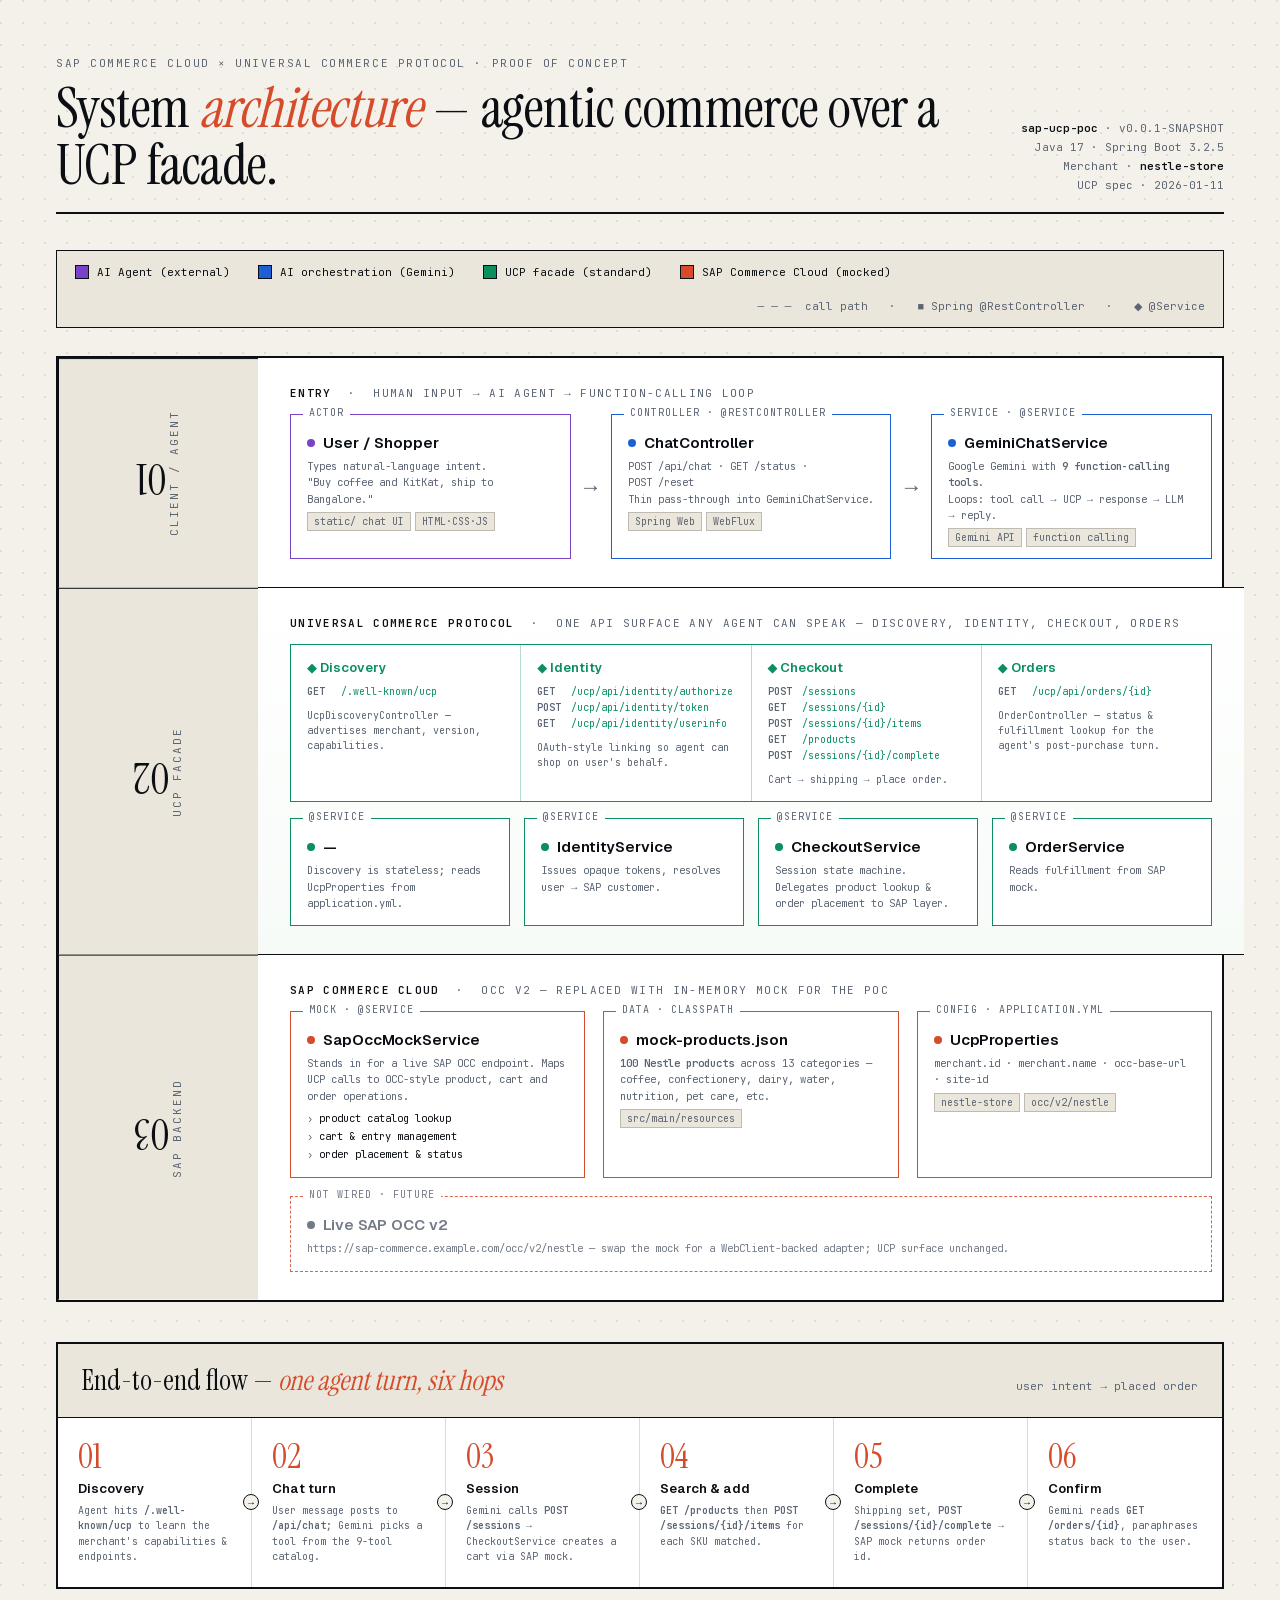
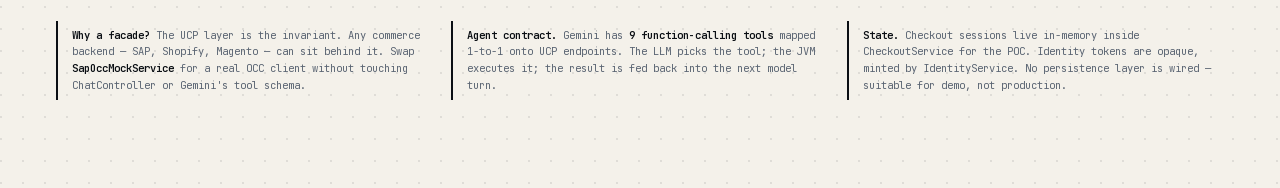
<file: SAP UCP Architecture.html>
<!DOCTYPE html>
<html>
<head>
  <meta charset="utf-8">
  <title>SAP UCP POC — Architecture</title>
  <style>
    * { margin: 0; padding: 0; box-sizing: border-box; }
    body { background: #f4f1ea; display: flex; align-items: center; justify-content: center; min-height: 100vh; font-family: -apple-system, BlinkMacSystemFont, sans-serif; }
    #__bundler_loading { position: fixed; bottom: 20px; right: 20px; font: 13px/1.4 -apple-system, BlinkMacSystemFont, sans-serif; color: #666; background: #fff; padding: 8px 14px; border-radius: 8px; box-shadow: 0 1px 4px rgba(0,0,0,0.12); z-index: 10000; }
    #__bundler_thumbnail { position: fixed; inset: 0; width: 100%; height: 100%; display: flex; align-items: center; justify-content: center; background: #f4f1ea; z-index: 9999; }
    #__bundler_thumbnail svg { width: 100%; height: 100%; object-fit: contain; }
    #__bundler_placeholder { color: #999; font-size: 14px; }
  </style>
  <noscript>
    <style>#__bundler_loading { display: none; }</style>
    <div style="position:fixed;bottom:12px;left:12px;font:13px/1.4 -apple-system,BlinkMacSystemFont,sans-serif;color:#999;background:rgba(255,255,255,0.9);padding:6px 12px;border-radius:6px;box-shadow:0 1px 4px rgba(0,0,0,0.08);z-index:10000;">
      This page requires JavaScript to display.
    </div>
  </noscript>
</head>
<body>
  <div id="__bundler_thumbnail">
  <svg viewBox="0 0 1200 800" xmlns="http://www.w3.org/2000/svg">
    <rect width="1200" height="800" fill="#f4f1ea"></rect>
    <!-- three stacked tiers -->
    <g stroke="#0b0f14" stroke-width="6" fill="#ffffff">
      <rect x="180" y="140" width="840" height="140" rx="2"></rect>
      <rect x="180" y="310" width="840" height="180" rx="2" fill="#f2f9f5"></rect>
      <rect x="180" y="520" width="840" height="140" rx="2"></rect>
    </g>
    <!-- tier accents (left stripes) -->
    <rect x="180" y="140" width="14" height="140" fill="#7a42c7"></rect>
    <rect x="180" y="310" width="14" height="180" fill="#0b8f5e"></rect>
    <rect x="180" y="520" width="14" height="140" fill="#d64b2a"></rect>
    <!-- node dots -->
    <g fill="#0b0f14">
      <circle cx="320" cy="210" r="10"></circle><circle cx="600" cy="210" r="10"></circle><circle cx="880" cy="210" r="10"></circle>
      <circle cx="320" cy="400" r="10"></circle><circle cx="507" cy="400" r="10"></circle><circle cx="693" cy="400" r="10"></circle><circle cx="880" cy="400" r="10"></circle>
      <circle cx="320" cy="590" r="10"></circle><circle cx="600" cy="590" r="10"></circle><circle cx="880" cy="590" r="10"></circle>
    </g>
    <!-- arrows connecting tiers -->
    <g stroke="#0b0f14" stroke-width="3" stroke-dasharray="8 8" fill="none">
      <line x1="600" y1="280" x2="600" y2="310"></line>
      <line x1="600" y1="490" x2="600" y2="520"></line>
    </g>
    <!-- title strip -->
    <rect x="180" y="60" width="840" height="4" fill="#0b0f14"></rect>
  </svg>
</div>
  <div id="__bundler_loading">Unpacking...</div>

  <script>
    
document.addEventListener('DOMContentLoaded', async function() {
  const loading = document.getElementById('__bundler_loading');
  function setStatus(msg) { if (loading) loading.textContent = msg; }

  // Error sink persists across replaceWith since it's on window, not the DOM.
  window.addEventListener('error', function(e) {
    var p = document.body || document.documentElement;
    var d = document.getElementById('__bundler_err') || p.appendChild(document.createElement('div'));
    d.id = '__bundler_err';
    d.style.cssText = 'position:fixed;bottom:12px;left:12px;right:12px;font:12px/1.4 ui-monospace,monospace;background:#2a1215;color:#ff8a80;padding:10px 14px;border-radius:8px;border:1px solid #5c2b2e;z-index:99999;white-space:pre-wrap;max-height:40vh;overflow:auto';
    d.textContent = (d.textContent ? d.textContent + String.fromCharCode(10) : '') +
      '[bundle] ' + (e.message || e.type) +
      (e.filename ? ' (' + e.filename.slice(0, 60) + ':' + e.lineno + ')' : '');
  }, true);

  try {
    const manifestEl = document.querySelector('script[type="__bundler/manifest"]');
    const templateEl = document.querySelector('script[type="__bundler/template"]');
    if (!manifestEl || !templateEl) {
      setStatus('Error: missing bundle data');
      console.error('[bundler] Missing script tags — manifestEl:', !!manifestEl, 'templateEl:', !!templateEl);
      return;
    }

    const manifest = JSON.parse(manifestEl.textContent);
    let template = JSON.parse(templateEl.textContent);

    const uuids = Object.keys(manifest);
    setStatus('Unpacking ' + uuids.length + ' assets...');

    const blobUrls = {};
    await Promise.all(uuids.map(async (uuid) => {
      const entry = manifest[uuid];
      try {
        const binaryStr = atob(entry.data);
        const bytes = new Uint8Array(binaryStr.length);
        for (let i = 0; i < binaryStr.length; i++) bytes[i] = binaryStr.charCodeAt(i);

        let finalBytes = bytes;
        if (entry.compressed) {
          if (typeof DecompressionStream !== 'undefined') {
            const ds = new DecompressionStream('gzip');
            const writer = ds.writable.getWriter();
            const reader = ds.readable.getReader();
            writer.write(bytes);
            writer.close();
            const chunks = [];
            let totalLen = 0;
            while (true) {
              const { done, value } = await reader.read();
              if (done) break;
              chunks.push(value);
              totalLen += value.length;
            }
            finalBytes = new Uint8Array(totalLen);
            let offset = 0;
            for (const chunk of chunks) { finalBytes.set(chunk, offset); offset += chunk.length; }
          } else {
            console.warn('DecompressionStream not available, asset ' + uuid + ' may not render');
          }
        }

        blobUrls[uuid] = URL.createObjectURL(new Blob([finalBytes], { type: entry.mime }));
      } catch (err) {
        console.error('Failed to decode asset ' + uuid + ':', err);
        blobUrls[uuid] = URL.createObjectURL(new Blob([], { type: entry.mime }));
      }
    }));

    const extResEl = document.querySelector('script[type="__bundler/ext_resources"]');
    const extResources = extResEl ? JSON.parse(extResEl.textContent) : [];
    const resourceMap = {};
    for (const entry of extResources) {
      if (blobUrls[entry.uuid]) resourceMap[entry.id] = blobUrls[entry.uuid];
    }

    setStatus('Rendering...');
    for (const uuid of uuids) template = template.split(uuid).join(blobUrls[uuid]);

    // Strip integrity + crossorigin — blob URLs from a file:// document inherit
    // a null origin, so crossorigin forces a CORS fetch that SRI then rejects.
    // The manifest bytes are ours; SRI protects against CDN compromise, not this.
    template = template.replace(/\s+integrity="[^"]*"/gi, '').replace(/\s+crossorigin="[^"]*"/gi, '');

    const resourceScript = '<script>window.__resources = ' +
      JSON.stringify(resourceMap).split('</' + 'script>').join('<\\/' + 'script>') +
      ';</' + 'script>';
    // Inject after <head> so the DOCTYPE stays first; prepending the script
    // would push the parser into quirks mode. DOMParser always emits a <head>
    // (synthesizing one if the source HTML omitted it) but may carry
    // attributes through, so match the full opening tag. slice() rather than
    // replace() keeps us clear of $-pattern substitution in resourceScript.
    const headOpen = template.match(/<head[^>]*>/i);
    if (headOpen) {
      const i = headOpen.index + headOpen[0].length;
      template = template.slice(0, i) + resourceScript + template.slice(i);
    }

    // Parse the template and swap the root element. Scripts inserted via
    // DOMParser/replaceWith are inert per spec — re-create each with
    // createElement so they execute, awaiting onload for src scripts to
    // preserve ordering (React before ReactDOM before Babel before text/babel).
    const doc = new DOMParser().parseFromString(template, 'text/html');
    document.documentElement.replaceWith(doc.documentElement);
    const dead = Array.from(document.scripts);
    for (const old of dead) {
      const s = document.createElement('script');
      for (const a of old.attributes) s.setAttribute(a.name, a.value);
      s.textContent = old.textContent;
      // text/babel scripts with a src: fetch and inline. transformScriptTags
      // does XHR against the src, but blob:null/ from a file:// origin is
      // silently dropped. Inlining makes it a plain inline babel script,
      // which transformScriptTags handles unconditionally.
      if ((s.type === 'text/babel' || s.type === 'text/jsx') && s.src) {
        const r = await fetch(s.src);
        s.textContent = await r.text();
        s.removeAttribute('src');
      }
      const p = s.src ? new Promise(function(r) { s.onload = s.onerror = r; }) : null;
      old.replaceWith(s);
      if (p) await p;
    }
    // Babel standalone auto-transforms type=text/babel on DOMContentLoaded,
    // which fired before we swapped the document. Trigger manually if present.
    if (window.Babel && typeof window.Babel.transformScriptTags === 'function') {
      window.Babel.transformScriptTags();
    }
  } catch (err) {
    setStatus('Error unpacking: ' + err.message);
    console.error('Bundle unpack error:', err);
  }
});

  </script>

  <script type="__bundler/manifest">
{"2c7cd2a0-b359-4f58-8dbd-5114c83435f6":{"mime":"font/woff2","compressed":false,"data":"d09GMgABAAAAADlUABMAAAAAbUgAADjkAAEAAAAAAAAAAAAAAAAAAAAAAAAAAAAAGoNHG59UHCg/SFZBUoQFP01WQVI8BmA/U1RBVIE4AIJAL34RCAq8RK8gC4ISADDUagE2AiQDhBYEIAWIIgeJJRtCZDXMs86N2wF8ZyWbbHagho2D4DZgEkXpJl1B9v9/TzpkbHDdAPgtCxRthGyyGh3sEDsRiUzO7ECNzCEezhE2hkUnujBp44FMegSxWTwpZIM0R4mk+XAzKIS8yJXS/tZryqfP9bP8azv0mfIIrhL0khBdQZCl9/Le5zW67ljKk66e9vYdt0Mt/N2quMkRGvskl4d/9vffPufer5GUASQQSQhlQps1mYnsRJwmvB9oW/0bQqF1xA7ExDXBBIQZooYhtRFUFMXsrfrrXuXWVWxeJOtluFcb6XX8P97N/k8CCSGIJUEsDQTRAkGtW6pUlt1rIln2yuez7zf/4tarvutdLaVi5L65/JndTe4ys5ukQPhZET8fuqRtiuA+qZ69b78CloSOULIznX/ctI9VUvNrZ852d70eU+3OmHEm1pQzdSZ9W+1ahoQWghUp/AAREiRAEPsxt74XeWkbWphhmL9ioinM+um4ZxGD+a6YFamk4an/g9+d2Ucl9E8U2BcONChI4LmEmLYQvGO/2/ZFMWkLKe4mEOMPGU08QjMJkQL495/0/jszdxQ/+GsBV1nURSZvWVEuJSQL9v/p+eHYR/AeOA2jo6Ag0hJUQ83HyMkqBQbYI0DHhtnWxhkniufvVS3b/wBR6RIpbUAJjo4eOHPHReNcNOfpU+WiAz8gEsAnVgC1GoFBK4YNpCitQVK6hYJvCOqC0sUqJIeQq79aB0iXIG3SOm6u7FyFFKq7yuPOpYumTKEoSxNhi6n3Jy8uGOAMlqAQwhLc5uMvCNVUGNMa1/JPcSOtffBxJzDLgzA+YD4odENN+FOAcJ6M9MzyFUtq1JSaHPz7vi3flbIME+AoGMaAY7bgdv9q9/2pnUxGu6HLzeP5qOsIcIwqFMesu/011jWm1oy1bSYiwQ+hiOsZ18kCFSqfvQrYgYJrSSPip68sRCI3RKo0RLkpCA0thJ4RwoyEsGuGaOWB6DYDsWABYsUKKgQC1EIqZxwBMQEVxCgQLYAWngMSCCXfOGsm4DrkrnlYmNmGBPqCXSRRcvJcuoOex/zTv5CNtVrZbq6Cq+NWcKui7dHl0RWx5qudV5ettawtX1s5qBh4g90G8wbzB2uH4qEYZof7DZcMt2xUbey36RBagr0pNwubczcXbvZuLdiSb/[base64]/EfQXcvRD30zbcD1nkYJ5PlCBmBsrG1YF+ECRNCnhKckM0ZhUPQtC2D8+AlH9NvJDyMg7ztipNEZKqSNCh1M8gd2jplgZahn5fJpXky5VGd6mMSEee/x9H7PCFWxjEkFgkFPBxMWkg1pUT6hPu5AXRPK5RPOQv7vfm5mzN+M/esIUqKpKTpPD0J/jPd/AlvA0nHUWNxQaxgEQ/qB7ueA5DQgi+Uuyl4axPdNS/vUlge3Zu1JvJPjEA/tsV3179grg23oj4NXrVXBptTQNpERXxVnHKwCMNSB98o1AIljyUcmDLGPV+Em9XLspM/lphmV1m1rDLgZwUKTZHRRPlZhlJXoWXrUjL7M56Qfr3xIbJOSnMcmtHRCWqTJUKKXKSI03yiPqls17M5RXGaxK+MCvMfgR9OfK1DG3HMDZ88hsmSDzazd/GskXU6DYCUntDcrm4FVDFI4qhuy6bUohrkDC3iE5Iz4BWK7JG9b2LUrW86uS0X3kqymTK0p2h9+4SQB5YfshO+b/[base64]/7K0nfJKRqmtAW6PE9c0jAABUQ0lNPGx9j8QoAcDLPOOyYzsVQI+RpmTMmsH9EJb7AMwg05tzxl7wJQDq9vcMwekOMJhxCAMg5GsAcvUXpcN6XmKNmsGM391x27KkQ96uDC4tuOIxGENMxH8yiyURs+Q2u+EPanwn+87+5p49qEP3ZJ/PMs4HcFkf2RlvZY4OYnolVZ7LLAbqWsS8Zz8mYXki7nFJkD4G9hdbO/hO9gfkbqmskgdbcCpL/L67uyXoOiniCimpx00uTUpbWSGGltn+dYmPsqtOqaSQTFseQ5PKBTkJU9geW0fJpSeXxpY0JrgBme1ghnewyQJWFzM9OUjcX23IUsh34Wp/[base64]/Z0HMFMZbMg/TOwywdGkxp42XTyp2gGXjVlwx5xylXNVqWohihVYc7kK1FBb2MGpQh1hojEzNTaSADtfSRpkw1NcfSHwB2BtBy8lgXsHYbeahUxK7R4/[base64]/Y0lDefteLiNI5geXEgGrd/+V8XxYflKBfwt+ZB750ZyEWTxudgBYaW+nT4a7PdjSBh51JSlqWSwNuMxU5TBkKryinCWWhWUubTdOXqCa97xiFYoC1u0izy0pyqSiz6hMNe1UoljQEMQaqQF2jBsny9GGnY6jCIRKGSpGAqPWV2HT65jFlgXrtEEJ+RSE5LRksOp1XoFRSRRyXK04USUdJpkpAVXgZ/eeVKi0NhDbf7wqeAgUYTJqMQqD8nx+82Gv+vKOXLV+14wG2fcbWn/RAAi29z/hI1qPjTw8ejz2e/BzrJdlL08HCtdS15rWONc/rE2//9/aQt0ve8b0v/rDmo8KPMz7O+tS0Pn7O+hnvc/eAZ+/zeX1yf7f/Iv8ydMMz4cOEj1hGrCbOJTYRW4m7AkygO9AbuCBoCHYGe4N9wa1kL7mZ3E6Vqf30NFNirghn2E3cxVFNdHdsfq03KK4j63sO921Mbc/vJB5PnwJU+eoPcWrtTvg76bE6uO/bMzzJQIMsaKVkNOTxBqiuB7RUxF50kKdrA6bpdx5LiFMjD+YkV9S6KAs/ZBp4AVIejOzbfycovoaQFHAGkM0aBLoMOUwqDFogj9YDunetdxgB8INpLgqSCSHAisiZRGjlM24ZAojmbgflzpb+FWqdPCj4jNjsHc4r9tH2+QV2dqxtYWf3zq6Tku0+y34A2ZsFYEh6Jy3sWBN5QNJpkn7seVLU3e1FRExFaHEn/VQdWdlS7juPPxipDFxHB1r7k3EkR17uPY+9o+U7vO/tK9Id9LcEf9/kL/y2FxB/JWgGjAe2uN9hgO68piVraqDQSKlOPRWRoLQSOwcnlzEcno9fQEhGVk5eQVFVRVkLBqelo2dgRrCysXNw8erWo5dPn0ED/EZNmWZBmmE0YtiYcRMChkxq4uTRL8UijVkI0AQKIaDEijeOI46TJHVKRJZAVW2x1UBx0SrRGErRJrHIMES7xAu/[base64]/aS9/0qp81wend5xynYdXzv1Ai1o5kzpdjeui3E8l2sz7SqVlxBu05Dq1Kg11iR1ufNVWx5atZYenJ4bWhidWSFc56kSAcZp2zxFStc/A/Va4Oi+tp2LNuI8JKbqdj+mfb/bxlhsMtTBf+Daf3bGXFok/+wZUDDvVjWYHHEHJKsSB7WR0WtqbqDUYwdQ8lie5vmyfz1G1oTNKU8SxSU6B18yMQhmjo3SkJ2R/JH7q7zn7D812LBPw/ZMLhV14L7a0n+9Sj6pgg9IMVZyqWMkxKlSVjZPx3H5TezU61RTSfYfpcZrn6zmXT8OdbdmKLyzjD4PKQYaea6gnsHwOGtnvDOp8uRBbpjRkf4bDA1XcGy5Opvj71WKslyXal/jAAfmD/j+Z62p0iKISwHOSy0OKx/8bJC7038am8QsVOWCjfNdsc3+zpf/unnmUr5aNL+5bbg2m8/e5sB7q8/Diy1D/WxFN1hnImCkECxZR9NiVOcuGEgsktxQpRSNBDtpHos5shQy/dYnBnFQOhCbCyd3PiDlxZ5Yb7MYWUWl3h+oVNtd+vM//YHGB45ifSdWqP7bHOnWr48lz2ylmm6k1rjS2V2ynfzzWNtr3iig+84p89GHJpFXnArW7rE84xT+feO3Cgb08kfnE7/2HVQ8Rt8pvjmzKUeCk21AYoMOO+Yyz7XyJa+zyHy0Vf/XzR1HPEptkdbpX6pzlK+DWb0y+2QvH+l9QhlYqt6T5c9v8JCLxtBy7e6/NoeWJZXhwbSV9wpdzch3RvjwKVUoxlzhFeJHjI6iYRwuG01T7lINPq5GhCWc8gKfl8YFnrc8kjuqy9RQhlmP3MixxlOx4WNjW5DmPg1VtFAnPZMyxFuiJmP1JG3IPY/9zcnbmO8jZ97qX3/J+x/Ygl7m847k80w4WmPTAjbjc/SReqouKolkSHDwcczTvVkRpEk4Ulw1FMe6DHOOGEopFxaLKo29/hssJ06hadfeZ1UMTRG9+2H7jnV8Bdz1bKpVEsSm9HtWdPBYg1tpQyl4gbfk9lhKrkNwaYh0ZXOzSwTpQLbM6erucrv3x+sdJIHNp6dC6E+1U6sXhJmEnySL+facI8uk0A8eee1uy7EzjUvx/aFiJA7sYO7MlvpJr7CtIGxXmnYP1mOf6YiZlilIGOcSpPGaf3ZWqRrclu0DE6r7eJRIc86+LTgPTTgqyubEq2qraVIZmRFV8aG+lGqDMMdGe8qJyb/oBGHecxBPgP6y9D0ooWcIDf4dfobs2+E7tW8s1kj2DzFchkE/z87vOWaG1/L/[base64]/VijhXl0L2X24x7ZeVzDkf5vFeOYy56zJU5/0sPXMH/jy0NuuWSdn+J/pjAe8xgkMnqDfWGY6DnmyaqG310pZ3eWYgZMivFitj6jNSLZC4hMApai3OVpdIKR7cY0/mr6t2hdXa6I7cByyxt0NaUpG7oU3DUFumV5ulLamod/iK4EfiCCCO+CAD/[base64]/epRHTL4dJVLWq3v1BbNYFgS3UsvbIxHFp5lrK4r9J6mJr5WFQUNogxrfX26VSaCMLayPb/MUGKlz9VXyMrq0rIjJQe2qblkjiZX6XG01tsKxJoZK935V0VvpTMtbn74moFrz67MLS6Tu9Kh8CX+SaR9+9nNZzuPU5/ntu/[base64]/+Tqp49VVasVwqr6R9PS7yquEmIKB1Wuss8118/BX7r2kYM9IkgGQ9rlVxEKyIiq+LMp+Tln7o8cEGR/SWuo1jeAKxi6PBPOABCEMWKhPU6e+GJo050nbj3RdCGwcVM+3KHyHVY2zZrNScwVX98RZXMRTTnCdLN1pkhuk1bL3bBaEMis1VKZbROi24NEEG5b3SA3fl4NHiAiXvW9VTIYCuf8n+eVK1uE0sDEVM9P5E8ytQ6X2DKL60U/vpKmiekk8SVxa9Aa/Na/t5B67OAGuXF0lThGlNqvI6weJ4+jP7vaXc35Kik4pveXSNoUsT34/7CJtTXhUPOK73z1PakcJF4mLOb1/LKt+N72MJP3bGgTcRch8SCcM3z3Prv2UGA4iXl9t2W+xjzCN7s+rTbYciux7rlNsZlovjFysDmScPGN5tH5mlhlKVEKXXxioWY5k290RRKBZgs+ESZtk6JS+Y2W1HC9sc5sHlmoIebO0KHhgGW/W/lNswlgDxLfER+Z47C9VSh5KXK1Fq+yv++GVhDPEqCahy8RTiYdo9Kp9ya2HMtVRejcuHt5cPT/oRmO6UwNNdWmeh28HSQPfWKN3VUSrwJT9M5V2giXx6xUaPXyTmjRJD3Af5k4SsReTvvrvsXn1bPSlb9KuyGHX+BMt1kyl0xt6XMGU318kuu3hBCqCi2fJz//QpQRaUA4u7Qp+crumio/pq0dHJAq9YUqUY5WXJylVuTmF6tzc9WA5GgxERjQz129OnmJViKnaR2yKoXHYL8fO1Q4kZY1VXgI3yo+lZ52XLy1pTKEqxY2+CLB8F/Xlp29Ql6BJ0sKUwpaCz3tKLH2kjCTqcQblAUPrRPr5lW8DhevnifOQ3yDMbjBuIIS6JUNhn+DYWecZ/jPM3IGNOgb2Oy61qxSZYqVmqnIr5QoRJl5dUWG1vnr5F1vWspTJQX7pA7aXA9GuHr0CpFKusFpZBt1FaphMxhQYv+VfR0osf38NjjGZAyGMd5DSTSE8X9znsYAKVEc+4o4e2QZJdYupWwKUdViEjCgw/eduvfUEEqM7hrp3j0yOuGrf6XKxEXchFfqfe/6/XsNl9eexz/An1+DaoxxqrqxT6lq9GXTaCqWT6WsY9jMZKcFw9Ie0qLrRRSXxQU/861/YhUfxU+HexF3n+h98HTyM3l5SrWw0OWb6tlN7FbUGkqLFBmZsoJdBBp8OoFP4h7Ugj5XhuGd+kve9PLU31ZfEE/+daRVXM/+8s6BMdJoSGsN7MB3qpT5BYXKAtVOGP1c2aTjPSc5ix/BjWe3uDvvKSMNvws30dytlsXv0DnlRZ2Oa5i0/EP08V9xoI6prvrvv8G/AZrtmOyKcDiuYJIyfNn8jvByTHrNEeGc9DrxD6pG2/eNBA/+vlN4CQ/iT3//wfeL2DD/2YEabYm2z9T1Hkq8NTv+5kTUzBMzVf+KRv6FoSAhfO5Eqjw6q1xfJLLXWIhyTTleWavR4OU3reLCiH3no34nfpc16GWWL/D/cPBl4LX4axlvhDtue2hWHHlr5tVXiVdhDY/BHw5ONvsHyOC8raPz9UM6Z7PBkCo6rbNFD01TJzy1qeS0MPeMeKgFUWe7rZ00eZeDFcfSZIks9RnZ7/CEYyE7pSmJPE8ekUDpBQFqrPjXU0Zos4MQosLJpGm5gov8biUhVRYPLbstbvQu2q2HsOz/gZWthtBHlo04SDf9b4r31ZMuhGXNLJ9wEZ2MstgL8c/Vu1jxskwSRkHvhgmdBAStglFkdPnAqOxe3MZes3PzCuhe3qNf35x9j0Q9stFsOMRBL6khmhOqhthqbw/[base64]/TPUEB0etb9HJS/q8jW0bbqnX4OfERxR6z8VKE2JYOPYR+RNXsOtkHhElmpVJ+sfw9UUA3djV2Cfa2/Fz+KYdljoo6sQd+OH4afgc+VuGr7FZcqLhScYfiXf2l/lUf08ZKZ2WoMmGzxHHEq8Sg+cLYqmIOrTxG+aDyU8eFrC47a4A1zXqTncTOZVew5exF9kccAaeFs8jZzQUuzu3gDnK3cd/gfsK9yv3VDfK28o7ynua9zLvM+8lz8Ov5Dn4Xf5K/mb+ff4T/JP/FMG5YbFh12EjYgbDnw74IDw/XhW8Pvzn8XPhVtBAdRzejB9B70cci6BHSiJsino8IRrwlSBeUCxQCm6BXsF9wN29esRcYCIAABgRfQ2ZnJxyoYQEENgD4IvP9GRG/anJcGgBaJ8oFY3Dha5XaL6VP3CPNnfTcRPTBXXbx82ZE/7aV7+/TFBRpshMs1NS3fA8ncRGhxH0MERwdkY6DoUPpAOgm53XCExUHbsEd2UbTGC1uQ9lF7KGE4AjAZtMtEin3NUEcaZXXce4UpdDnXBydGWG/G4SdC/OVmmp6ZspsHu31CGGiJiBSdvUX3SfTqIQssemWi1Pl8mSoyUjld8AFzVgDtXP7tPVkPy8oOOsAOl1NpogzDXrb/b6uzoMvw2LEl4WIpXtYv/QTDAg6rZgvGEaYowQ+HazNGGikSArSM50tOh6LblTmQLmyYonvFur2aCuLEXpg0K5fG3WDIFpRLk2x6BeTbpdBI8HZIOjKdxriToealFgAHdKVtCI0KAhex/ojwgFSnOrUoQr2KjXH/TJpurv6UbZhDMZoeTkvY/F6Xd1qezLq8bIV4DIlWYuVqQk5kCNLeQiVyuDpk8f6yTGercAE3kuu/hBeO85vcPMlUqAEJSPHgNkp8hkDxGf5GvggUCgO0rApm0I8dAT6ih5kQVBrCgkZ7TBoE1DN8kmp2C1RB7zwIsE+giTS3Xpg47BOzV4ePt6xqZxa8VqH0wUnsCjc4C/8QV/5Ozr+ewaGgaApxlts0XR6PYTwjnnvXHnllSurWroGqBXT2KEWvw2RsFEGEVrOLAvQeZgjWAhIFLRDUBDikkZvE+il5G03Cu00ILXsOBTKg1BGq0UE/nc/w0NDj8+LBnl1vhEhTQkdw4RRyv3PULI4Zu5Co6GgWG5R3NZTfjkSEVNGcwJyBbOqed3ODUQhiirWoEUax0T4cpBHt4JdKMBnMyeVszYnKqwM5qVko4rVsjBrXMxp6gbl8HSFkCoh481yLODFjXSCdu4gYNT0Sy/cDrd71AZZbbD//W8K8dEsh8Cpx6WDHtSgDblIaO5iVgunHySYts+QHONBsyCqLYlM5jPcbNBmnDGQRbtZaJ2bFcVSvmir5kDwaSNM4hXhoqlplJaGzNOZ3P/hW7tnS9X1mYCtXeXAQg9uC5dmjN3zlwq7hZsdElxX86RaOL2dhLa1JMtk989PyJn3UHhvg3ka/yYaH/ulfLwWck8e5yPeiGSFycWN2RkdygKokGpQClX4DfHd0PHWDM1ARhSx9Iab5lENNEoNuD6LgdyX/[base64]/fnFxNhtLe7XZfF82JC3bDMEtl3d4TIBKB4q5bUmnt048k5lkST6TnJEYD8IoZ58YLRyUwI/mlEW7YgHV7jve5wyqUOM6honEEskwOxsBan4HEezEfCvBpO30XKDYBMRRK6oc2Mr6hULJUu2TFMfA6uNMUghTcrxjiZlhOjHzmaXOW9c383y9A1913rSdePCOXh562hBzFLaUIG3OehwYx8l6iuMxnrcSIEMDmlynnYyxCz0JIRvlVDB9KOty/MWIUF652rIDtSAVE0dJSNs0vYsRTSRDDeQb6K1ixU4LmWHZ4svNkvi5/[base64]/zbjvTPe0YMxittqsSoOFXMi9AiKQhnK5bZghOAIyDXo1gqdiAbdz8mAHRg0A2hTlF6CMcjXCgPbPnVO3LUnYMsMLU1bnpwReWUtWC5sGaq2LOaIloVqInEKx6MDaJuFBv16CKZildsdw6TSO+zm/x292L4yGnGa8yUpbVnh81JoxpdyRBPbNx0a9gwJxYSj4hXahUoSVxzBoS+LHicEegam7U9TFlx49urQ4PTWrfKfTXVrYDvd61pEXvrRHeIKkHwpD3eIjMiMdKR8zOkwivyBCO4WNRRZrmDTJlUBzvCh2uAlupg7cLjFM/K+lM3kOgUs9CamKLiZdMhicO8+CTzsWha1EqsusmowhhtpCKRsMtn+RfvjIoS1mk0bafkkqPa/gS+LfjetBiw5H4sFElwYu1u8lg/tuaPLalgQ8WpRhQM8KE0133XGAaA9OdTskuKYtlOac9OUSzGsfEWU0H9FqTiUNB51ohI/49zRm+Hc3VBr6mIlFOce8LK11WEkPMo41uDDDV4NpwlhLjQKTUA6ZUeGTW3Q8KE3Gd6fULz/[base64]/DKQnefmZTsCJ65I92u+0rGg4zewEHfum78AO/Ft5lI/Hv91sf6MP4j+if+crfN/5l+pP+Fw1GEHL8feO8UNeBgfv5bYUXwCN8Nd1KGbOVTLRUtIsNmIthODKBo4rjG6Ouy4bPVNKpP9dWkJodNhd0KaHkkCj9q2fHoSbDUoiiwavZtlV/ksA1qgutWOgwtKkkaanegfDe3RwW72sTsrrgML0XR1u9XKqNpWena3+Lz5/PmkdIRLLQnjyv7AHW/RS2Eoirataq9QKNcRn3AQwyaqF7O2sRx/[base64]/gBJUevX/8+w7/xJngG7Qnyohyb7SbO/b8cr6s8E2a3uMMb1HOoZsn0zkAvIsmod39qBBdFGDVRMKjvFruWzjK99MeAIL4MLuHD/qnk1ZEJDPqzuEMP14IHQidgDG1VAxZz8b37mPZNRpwdOIM6MUMT/siq+4C/[base64]/AJDHysnMTko/YNJfdTGMU2q7uV6bppicDLSCh0xEiJTfJqSl8x6p3JBvo5pz6vGwsbkPatPTVCjEhIVQ6DG+E6VWp/Nbt8LY5EE1e+nlPks1Ub080eIV8xH/q/mEzKJc+1RsXpZ6aq0tHj8K3TBQCR9N3CK/b1mkX2KBQdZXDHxCg0Pu+AecfE7iD9XrDqyqwa2rVdFXaM+/[base64]/fuJVv5mJlW8mrtfTxMvTMP3SI07etJF6Zheskemk1puWRExdAgppG+0RqLV0EhcCW9W1bNypI90kDlv5f8foWZDVOVTNYlw1+8isscqNOLK+yzByUooXa1bNGhUIffLxPpKGWwHca+328LButok7pOEl0JhNrpSqXN9v2tFxSKHQnldJMI3Vo9/TuFCwxAvu/VM319qyC11KBMtH03JOyTGSxmkLmcnsjz/r0n3e1sdrTNZW9sEFX9yIh+XD+nf3/Gf/[base64]/C1gT9SaCTgV4ohy8nSbxj4+vRw7a3gtZyHm0onTdzNCRc6eNRsPQlkCPeathcmTI/Mw7ziM9FHAqiIqsfk7ULb60+QhR+AetpdKZhTldtpBPCyGf0K/463wmPVf88ksw74/kKTVIBeOJz2rmRe0wDZE7jzt1KiyOT2SA3lJq+379Ka3JYgKTdvTEnh2CPYdPGb2UwGsc1axdPL52P/41OW+QRTBVbm0tyayCj9fZE8o+YbI8Hs8u9T/55INFhfVkA+7kM+71yLUEGAjlJuQgR8clA7fDZBj6Jd2uRlTArUONe/L3Xc67AaYVXVSbKBpJW3LfEAo5XMR4O6FuOXB0ntOXyd787cdkAdNla+vMA90UFuKQ+h7NFojwXCLsZo05v2TiKgPmOFUImtDOdBnwgrEZtKOn9m4zwf4zBoMzxJtHR4eH8IfbHPjNlAdEohKVwjhVvk5HZOe/xSyFQxUs08XnE1IxMx6PNysel8129fvK12OOMBf4I24UfGJKqZ2x2BcSS3Cq/P4OB1+88YpnjCaAycAG7ocOia131dTg77E9P7ZagVsqf4QwcR026mc0V64ID/vPqa66EdxyVH4UlDhfqC6PTLJ9H9wDD2x9+DrH8VCtmBAaCcQyZjGOnzo5qZ8x26lEi5gNQYBLGa1ZoE2H9ZnpM+tkQEDrNcwbMRiEI9EUUyi32Ubr1+16u9XLLxQkDFYeXXFo6J6UB6+DNRemHr6C2opPY/lO0zgM+v1TM9EgH841FTE/5/GnJ00STOUC9Gbg7CXzntzRnnvvu6YIszq4Zg+7WqC3hKEpgzabDLocTQtCIWxHGZsze4stYpKPNhg55ElzU8TmAgH7dAaTEeGTLKWIEbJO57FNUY5X4rtb9gbPe0/5YPsAR4RBNY6HQdcloxZkJALQ9RzV2NdW4citt1432QTDNQi/[base64]/wg3ujJQA4/Iivjj+Gv2y5+mv8ZtlrW6++ljeCrUC/eQTecL4sbdn/UCbTgfvn2uvYTRa4t3Cdv6z0y9KrU1DHORMmQ8UQqVzrBEzDuSw4OOJ5LQB+n8mqslaHe9lSdDWdavhMa/mtk/+jEec3T6BoR3S6NGEGE5bgDIXztuNVCq7b5bzEhgVWPvBjhlH5mBQxkFAUsw/6ifrr1m0bN1hGvpNRc4PJxw3HmfYgn08KK0YatEbhHUpnrxCVgrhoe1YW3O6gILrXoowT7WlztiChlGQkzOI6h1FEx2G0FaYBgZPxHrHN621t/QcgTPFtw8293PsbpaKmylXelC8FMoabAwK1/3sQGygyKQTkViX4vlrKZ7Im/JkqwADe0w6Cpa+ek8n+N07XTb4KrdOZ5KYaHJ/feO7ckSNLshtLruB64JHSAXA34Z4MaHdI4bYAdzJ5DKexTeDXBz9ELRbczYKTlqItqEke2ZO8kqcovVGvn1y48Ke7+5yd8HFArqbUukmelIqeKpL1xbA614USv/gkh6j0/zaTqYsm6dfJdX2Poi4848wFF7ygdnf1SCgVE4HI6w8FFX+s1x+XZ9As0vsyH49YafVS+e1qzrQD/KVquuo/axmeARLeM4rB0O3nLUF6gX4vcVOriUAhFwV1ONjbhEr4r6ic3e4OY+Kgmte7VJ9hG3Aolr80ysefNVeI/osshSbjYA+6BdOTA8eOblgE3910M1Rsw5QRZJvZKAk8HfWqs7NkDK3Yf3WOIC5GrMdIGOVScXYQ1RN4NIjZlG91tGAL7zZtzx9eryjH4cptzbV+Zmy2B/qgjm225nKhRs2sXlSDBnUYnZi0Yv3V+pDjaE0eoCiWmhlT+x1gRC6MQBlSTzgJf0WFwOZqAS7HAV5/IaxtWK/yE6hOL1M3Vmw5AFvI80iFmpmU02gkcNJkBAxU4b1MVNx84FM38AeMYMximK4ozkxmRmPpYYcCqfhG2ktM84/[base64]/nKyhKuVm+flT+hZdcyPiK1UUQVuVpYFvY5QiqjaSC3L4Zffh00hHtcjKyurJutAKIdNIdEQdazzAKifo8rll/PQIXei6IKEe4nJGn8g2epDUCj6egT5F9CMKyqP1wJ7AgyiBDyqmkbD39OqPW0Wq9TjrV4uvmdeTraEx9oJFQkHjrW2pLApKh1ncWpjkXv7XOAgzx3aj/68byTPBZuYRDUZeHO/YTF2rZSSibVfBLWXtQF09t/l2xB2f5fsuPsNJZnZfsLP+aJRH6BMUX62rsJ1XbYfi0iNYmhnVhl1Z1felNwieeZC/ZiqboZUB3J2nrfD1AbautAyYfiz4725PEURMOB3tzCZDKKqEcqEIKA2ImHir6S5vYr/J5nNJgsWjRX5KoRkVbY24OZHZYxp70061cIXZcCcAejMG7eTD99U4YkqSVYtKd/[base64]/ofhJCHU/yo1mnQJCOUaRhnGYNwv+Ngn4gVqzXMaDw8gTHhuGn1scHyVKDRceFLXKCKu5cwFlomzZ8/ek3O0lu/qYHYLpGKic2bfA+lQXiQC5rPvsZ/KeawIYBF6Wm9TqcONWyEbZUlDczjdeBteQZA456pi9zP4PmJxDKxTPWgNpO35yFcVM0nnjbhyprdio0GjHoYota8y7erePH//zd3pybnDvcPLQme4yq7UzZXNzSZNeszrUqoademlMRSW6jxdoSVOaXFxSfuLlTHnp2ZRZxulnBUuhPuaRSqs6wnDwILH6X6IulxAfCF4mKxDSacDuojPyCDGGguFnslVWi88gpWeKOneegyTvfQYTLj0z5v3FUDcu5lQbF3u+D/v3jVAgtvmEaYDc7Awo+e7+PCwVPp1fmhbjWE6HAaH60b+4k7qnAzn1A1t8jyC/0yY2ayGttV3wTcyw+EjcLbxcVe4VMCvFN7H1T0ReWrmBFwzdKTPylNKJUuT4gpsNMtFWCPC5dl4bUYcrGLC1sTcNGI6sPPlqn8cr20HeUwk6cc+SuY9bAI5oPaB2sWi4ytK5GYDDbDV4EBqqNNaScQGRTQ0IMHDSMulWlL9fCPor/jPlNp5JJ64ZHBl5V1I72beUuOOvHIXZ+47a22MrtqWV0zN0xsiAvZnGnw3KnwXGR9HqKgSnNr99XMPGtEgOJgz64lUHxN19j1dbhzh83UsThqtySeuv+OVXwgQa84RtfdfOV/6R1Cp1wEfhXff9PHXPLi6TmpUps1DQDUKQICfbGLULVvpOmjBdVduP5I2Ob3dEvfTj3L1efl15vBrXOGFLWTTp156BtvXnlfeHOpsxs9skaYZFPMKBr/UhPb/RDVhM0M5jZjCxmJ8wwHsP1mXdebP4mRIhopDzdyFn7vuRy+yQu8sl/4vDf01KvA8prPaKcKWgeyAysypfR5uxi8ozp1y5iDXrCNh1QOFWJtOVR032VHwWe+Cyq7LD+rm8IDFuab/[base64]/nt+uLpXRPt0QN+fFwSx03mVEX+Z2qzPbF/bwGp6fdrMrcX198Oll3jLQr0et3Bh8Lw5PPGBIlbj6UFHd62rXdqTfsLDiAP1pt4Indw3weFYXS9ZjROR0ADlAgHQ3TadItL+wYFzi2aQ0u9WivWdNZDQk/t1XzRgiIz46IcCskiJpPGUFLHPVnV0U1G5b2q/njnRssnUjchA/fdGWDkij3mXY2TiiXYHb0jBb6EnGWCLicyeyhIR6QaOSECp/iZVPQKzzpAfv4d+IGDL5BIRFRBn8jZiSkVXU0khF7RNEAiZmJCdXaAgdCUFCEQbC/EVIyKjRoIse+gajiaIZs8VqszucLjc7xnm8vM8fCIbCkWgsPp5IpoR0JpvLF4qlcqVaq2+QyRWNShWGqzVand5gNJkJC2m12R1OV1NzS2tbe0enW8Yu9AB5sRt7sBd92If96LfrZwPuUXfoyGZ3kVrq7S54H0FjYDYGDy/ApoS+qbbidkMPMJpCH+QvhUZQqfapuoIESUlJ3xxGimI0oSFywYYHKH1JrR+i54xP0wgag7NdOCxAIJpAtTHcbpPTAUHog/zl0Agq1bw7hoIESUlJ3xxGimI0oSFyIdz4gL6k1g/GYk8c2EssKf22WL70f65/4vLX/R9FfpltcyPD22EfuI8R"},"cfc19775-c9e4-46e5-84be-e4e6554faa84":{"mime":"font/woff2","compressed":false,"data":"d09GMgABAAAAADu8ABMAAAAAg2QAADtKAAEAAAAAAAAAAAAAAAAAAAAAAAAAAAAAGoUmG6sGHIEsP0hWQVKFBT9NVkFSPAZgP1NUQVSBOACEeC9+EQgKxEC5JAuDPAAw3iwBNgIkA4Z0BCAFiCIHjjIbwHolzLN+DOgOwAtZfyIciRA2DhBYIx5F3Z6cTNn/n3KcyFCIg9Daqc57qBJU2TC3oyZJliHJgrlNHmg3iYxkBqE9CxlDsVnqr+iIz1mr0Sp2eTU66qBHLhx8ILSwKM3mu9A2k1j4wZvuM/Kk2eNn7rscqmxXxqwEV5r1/pD+yPXQ5pe18+Pif1PKswhitpY2v4qqxKWEeRcXmd/QJB+d69sYWJWgp/DnR0gy2xJFdf/8R1bPuXoStKJW/BL65/lt/rmUSLRMnSIqKipiAibSwpMSEQExa85YurUrVxE/Fj9qw7m/ufy5iP6xH/N18xMjL9l2ySm3QEt/Ejow/vz9fJtVj0lIpUSk1TJiVj2+4re9iZ1mm6b2unu47Glv5mNa0tUJEShiEPmEfPBAiDjx8rfbhpoFgYcfKABMtCTI4B2u/eckmc2GNwv0gUg/e/bU6RpVmeSzrpFVrQQgxaSQptdp3xOgRfAkWWYZaBMHlpCrD3iAzvU3/RUdd4DtB0AF0Bswkf86zRsbEHQElIADqAAWBweHVXLH8rX731hWZEfu8/r6hzqrEdqWIfAAgPXXoYOyfabcHvASBNeJIwNJGQhAWAD/RLgNKqG249k0d5SgoboZDNLD3nu3mGdZNp8ihRKw4Hbab1NPKRDKnp83vvtT6nBccwn2VX+93Q+L7jcRcCKvg8UHcE/9STwb2GdAi8s1o9u+1665qWI6GFxXCOV6hSLoBzdPue2cR6rjodUrVbPl/eJMSvpAPBQd9c6pBuWigUPqYlF9BdzhBByAs/gC+QIJKlL6EKLIT9RH/VchOVQxV+I7hFCFVNqdXdptbDoXdUh1HSu3nt5FV7iozPPVMqX6+0o1Sg5TDcmWKbrA1Ar0AnZKgBoJQVNuQIl9elV1/Y8Ag2+50eCBRjpScPfTkXI7YzCVk8ukeHKGtZHU+VgknUCm2R1KRTospYDpgEtLq5JTav/uX/YC1zJsGeZwWFPnLGOgF1H376QM2KIGXJqa1BjRP/1+mGY+xNrTrXKqeVrWpYQQjEZogidYq/hl1ev+l5LA4wDInCDLw0mEkCBkVAgdA8LChfCFQQQiIJFiIHHiIPESIBLJkFQZEDkFJEsOJI8GolMAMbFC7IohJdwQLx+kQiWkWh2kQTOkVRtkhC5Ij/GQCSZCJuuDzDQLMsc8yAKLIUstg6ywCrLGBsgmWyHb7YHscxBy2CeQzxyFHHcC8p3vICedhOc3AO+cIXgIAiYgRCf5DThnCAI5Eh5kT5BVgVnNBQrI+7t+yhsaq57ToT9Wm6sjaK50F55Vl7UpbVM7rl3Ql43KaM4MmOfss/YV+8FKYP2OjdGN0zY2Ny5UR6tu9dTq+dodNV47o7ZZ26qdql2sB+tn1487E++CYADMoNCgw1w4ir/EUeTxXlJSmTYzzTz7PFteLuMy8PfsecSO1+V7aSUKy0BQhOz2V+nnA0tBM2UqdEYV+x3PI4+MA1TZN2MzTlnJOBtlmv/EPQePnPlIfD6LgsVMePXpghbnhVlYBZUUK1ETlSulKtWYnwzcwpUFFtp/67vm0Jhmsf4HBAl417S28/+IKReWwYjnQpnCN1NzG1sBBzIQ8Pf/44gkCmd+QHDv+BZgQyoQYIqSG2HTzc1OiD1kXFcbhB7RVd8KocdW94yAWARA7wJ6VEsG7pjDukYA71nRCwxQVqqm1igbydNJmeMjQbt/NBxDs2x2XeBVaAGepB4hVzRrjbJJZUFjMMOv/yG/qBswFP265kBtUC/Ak/CIYRU0irACK5EUi87FK0IFegf35Cs5qT4h7SEf/axBtB+PV7dgL2CQTT4+cQJ8ZpQfBSiBF2rjvOI0eD3jl3LQ8x6hNXkZU1geXvJv+XNzM1xQLpbhZE7GF52DRRzG94bU9fT39GdLmXqy5iVuhyz5SNOPR7JANzwT4hbO9Qx/sf8eUSyi6fzeYmtuXCbskCGxzTfzteHPwXwJexZC0PhV8PAIGTwFw4s70thGEcHoJBo9ho1piMMoftxYNG/MWihv6tcF3qQeZ7SLGW2iRx7xhfY07RV6tAgd1pC32f3CBZBQ0LAME0IgQqQY8RJJZcikpGFgUsimWAmvarWaterQbZSxJppqlrkWWLy56jMR2L1k86yexb/MDu+I3K6nw2LYtM4kW7iiJODZnlBUB0MJ/g+L4L/GrS9HHhp5uOeQTcH0/3Sfm3fdgG46FNO79phqW7QBDbtj8VX4ZugnL6mbV+yZEFeZppTG/64HMSJOuknLwi19P4ZqHvLZmJ2rguqQcumpJTswbSxzv+keUwLfHVyZoWbK9a+lVI/dlHabpL++s6di0YThNPfO6QvFQ0/F62J8pMgAuXo4Ssfy33qS/lFTvrIzjU3gfdKmvKfGeQPvVzpJL3GCtv327A5OP30aM679ltqHnTByZ/80+aodK12w90CG0jjibD+7awOKC1oyY9wcwihN3tK5DnvFqM1FfieM07P9s7N9TPtdJ421qFLFuBBd3ID9wf7ahmBDaFKCUVZlo97yrFcbzqDTFdfeK0yRtYbvqGlfk88pr7ZqSmRx7zQ+1P74uZ3y1gOvTXljggzCWlFIB6Z8JO6l/iqgtcjasTOoyQajZQmNW0L1WsLJlVHcyZi03FYp09ahV8RiaefeVX+zxe9fS80bsp8lfdSRP5Jgc/DhE+/[base64]/7XI+CA3VWZI62VLtiJBVaeGLW11SsSo6dHreUOhlHHQXA3EtjCLVVtJINq+ws9vXPZMjfq2uxYpNtFFGndeo1qjlfkjvd9WbNg0nByFYoyry6qp1mcgjWSOm/LDlVWSiPrlj6iytaLqNXbVA1b6N2Nyoub5zWH6HTTpiIli57wS98s+qJzQNFl8AUL3JmbpHlM79uSQerhqNNc2ZvdAtFpYzmW8MnEYDCnf6gpsRkdVKKpfGE85/8vr92UvdmyRx/z8oY65ambd/fA06hz6RoSSeFj+lmUt6JxV0Tg+9WTbH8dn2/a4n270onWNKhv6E81lV70XSzlbq90/35vq8PTNe9vi+B1VocqLvP3ZvvUGgFJrfU7Um9m7eNWs1TY9zkVhpMmbdgyZotO5LJZMmnVQBjjv3/[base64]/p6e53sM+FXerzw8+NkAHoLwEvg5SSDpy0SSXwat+w78TzU8zeovGgoqxpqFCAcHN3CZ9vd0fThrwJgIcAhw6MhISOFufDKdmARf3bMFuGcGOcwzQwgn64BjoEifFHFNYSP0DZMn6TiclJc8HtYctHezcBNUFXhIQdUqeI2akHsYG58k/cdgc21NgrCDNky+zZ+CbbF123MCh4ho2Jr0GLoCKydHGNXAuRmrro/[base64]/kmyIIQTA5Bhq1rLOlETyyAJRiyo/AoUX4jL0QwTX/Gd9xW/3C9A9ygALy3PGHJ3819lsb7fumg8ZEGjfNPcQ9cjTLn+dD/BvJmNTZ1Gspd8aRZWTfFMKEl0RfgVAYK/4cMdEmehC9hMbIwXJIvguH8P34YfwYVuMiRaMWaiL9daPSlNtPV2yvXW/N74zvsPfYn01/2YgPuAZGfszCdYheHfavlyB6yplXYw+8QcidVnmzG9QbVbmAsSkglD6LbFmoq8sNbNPdfvaXFqX2rA+CC4Dyvu1+as3wLeET89rz/6cB2l9DEoI7ADVz+YEFEaBnz0sBs6IAi8KdcURTDwLwh8W9LygGwiMkkcnIqUqbsfogQGZRB/q62ZyW54gEtcZKSBa11Rv2znnyDnXzlbt0AXfdQk0YLtL64iDUEQuQVtHdWe2kkwlV90ndngoRg5DaJt+Fm8SkRBFljLGkKJOyMEsylMc1vBTlqeP1ZZ2u6w3hCXiyYCHBDMEGwVtBS7gl3CP8VHhc+NXOa/tHYj01oNkjTVqyog4We5xnx5zLvQpGAzLgm7ygYIr2jaCJrnnQ9+RbYV2t7fv/ZT3x7sPZ9v+xH9UXAPzvP//5e4e9jwE/ehSAHz5wK+QW7dbkrYELZJHNtVlhjfGzH/Cl750EZNbwIzxry/wqPmdCZ2bhiLR/uzMvMFILrxpJHbIGFE2omgVqRNeKoQ3HSGwduDqxjBBsNL4eocYKMUaEiQQmiDFVtMlEpogSaZo4fRLMIjGH1FxJ+iWbJ9UC6RZJs1CGxRSWkVsqywo5Vsm2Up41VNbLt47SWgZb6G2ms4nVHoV2MtnOYjfMDma7FNmvxGEuXp/xOarM5whqhBlvmFHizaS2QYGtfnPNcOMUO8huH4cDSh3h9olyxyBgRjgITyBKncSgjugtbyrRuQWaBewed9YEAZ/MPXuGgSzLtxfi2ZC5M9z5K/IJBxWdmz8RdVKfBRPptwVL40XH/[base64]/QJo0jGkkcnSNYRAhnzBTmV/od4q3jOivwvpg5v5XPap1Z1jK7mSu5nHQks5ypdqyIlpc4R5U8PQ45kgdOC5zjRuUZx+HFycAJ6V0jWkbUKyCCq7A3KtwvX0K0Yfnfc3QpDvHXI06ObY/Yfw9FN0OUJhMKj/TQC59vUIsCqqhs4NL9fOgbUHlvpVjuc0D+imiV1zrB4/va+PShz16zRCPX1VNGglNPk1vefKuhliCp8PuNCSKDIIrW4B09rlI7gHQokFwy7PgoSpG+9CPyfF5M7V7ddL1Dm5+1FB/NGksAPNq8wmME7Nt+XkDV4gnW5/GEm6fC2rHkAEAOCfsD5UZHVbDtqeDyyss3W0YVZexnOJ3llMfYGqGAJgFZjQxSuf0vbYxl5MAYPZBFAQSRGU6Yt/P0z3DoBTDOO0L5/rnwnYJworw2YJoymKyuLP0ddzQXOSD9gCNjKmTQB4aJucarfD4jnItUuxltMds8tt4xhnBP5JzhC0+c+gGilXOH7uPhLsnDS3uR/fWMMxe/vPj4wMMaHp0mO3M33lw/v/UMCqjzJjLKDbt8EMtD8q2NHnSzSeRcgJ7rA3S4Ncg0ad/9LN0eM6y2+qkauz83vPrJW2SnzxtVc4/iByQ5tyjpeeNykqFNPZ74hZPMRXl0Wf/rxsZ+azRo6LHyXPyV3Ad49GXpufMmii2S1vCuswEFmLyq3FirYVlm21q5wzAfEA5905rOXupkMyk1IeHoxbS7RNmFDzE2RowvLSCbQYYU/+ATZkslpYCcOyKVz+ssDrKGJaNOpu9FcVof5/gFOvfQGMJl60GrD6+KXHRCkWVyvpocM2A2Ww3IPytzogGfj3w/czEKddr1vUx/6Cg9ImRvDpBDDpyoxin/i8dEQSUysA+rPI1mVWlYZo0qK9LGFDGPR5WOTeKLHeeG8XyFNF0ILZ5mhcDB2lyw1fvk3ON6ra6edsvOjKHrXzVWU09abKQngUoUUMjoe0EZet7O8xu37azHDy0zax0v//AGePi5d39oj9nztyy/ozx/3Gxosj9UbgoSbi2X5jHg8Wd8FB/1yd+2f4sfEX7t2XbInlejTtK81od6f+OXWR+v2rH/9zJo7V/pFbPQbdve3W3bsdBTOXX+1KAOL5FRWF3q0TXosqZ4vVmTG7S68voqmsNLpJkLuyeowOe/tu3Qsb179h/[base64]/7Pn6QcTU1CszO8BYSoSiglK1zljuGnqZUqQYXZfvfJJqZVV7ULp4cfPfRWV1z3e6N+xd4KwPMb6iY6TLP8VdW/dJ5YiO111Te3W5vUl4O8zjcqvtFj2MZNYvclu2d3dbdizy1DcU3YzN3r5/vPpirEmrmOz1KqY06TCT6264Pdl/u8Hnp7/Ymp5dpUmRYPrEIrcayyGquRdK2QM5zcohQdf36kJ1ntKiwY6CjekYl2doIxZ4iHXJJntMVpo+RC2KvONKcPKKeFWpCQWy3Exvc5rJ2pGtrg9QeYjeBI0pRqaxKNMjn9iEGMcd1JQrsaUr870dKeB7X93a4Yv2kV6+Pb+/pU6bVzNSbp7pnIm5CpTqcr2twQKvJ75QHMx7D+pPrztZzutd4GY6xuarRhedd71kKspLV+462UW7/Y7Jh9sfnqpYbFtkq7m2K8+CtrkxT6eC91EftjZ8U2g31MWjIMzdG9LhvLh8ymY6IbOc+vJ+11jqS7gx+lpVoU5ns7iYX0zSKtX5ildfuUkMrMvnbWjtqr/KGWLOYyksisifIl5c7bIJRCYZJo4zSGL3RnhmR8YYQUDF2rQ5E5zOnN42HZZXkZBT1F9K7NuSKTcVNfl8i216fj45c0uJ/ctcFclAZX2dVtZbUoJef32pl5VK3P87/WaczetJibUlq5Ij3bnKyFKVNNngaPKVOZpBQC1s02ZPcDqze1t0Jn2zKrvXEzKV4LSX6DM0KQMeEs/Q432hiyGazQU5eVYMWi8m/hsn7HMXlakCHXVxb5msj7nRK8bsYTScepwkO/zbsi67Nz6hRTu6SZVTjy8pcmrUyb9+B7fQYsxWWgsheHNWWUyefn8p8dOveUZzVrYrvjg1Q9ukzu4uNGd1Nag1me704U77C6XC3SjF6LqiCigiiay6BKnBXOFwWCvgcW1XGKQrv3mn7X5n/OK1f2KhCVnWNLE3p8SZZ5GbMlUWC5YLdo6TA4STWxND/4oUOcWG34zv38hFtDbywq3fUhr2/[base64]/1FtFS0VJU6lRW7Myi+wF+Q6OfbpfuZjHgOc2Mr29R6feNx7WGTCcd9WdsuoJdPjQsNyLC9sU01k+HcB315/fMXF8j87nxyVQZbT2q3HNr/9xZdiUNZJxdsddioecjFV2NOElK8DNJhWAy4wVQx/lpD6NUlTqNVC6GnMhEHc7aS7JfK78K/f7n95yrzIDPI+bOH1A9w0rUqbbcgdU0Hmu3sbqgoaUhTuPO7m8bnY8EXaOonCkcnr8OZiidji1rXsJENudqZLoawJGFY0pwrixmHTMPo4/8c9nfW6nJqOdNtuXtNuu12rVdvV9t0wM57r/F5eEJ4rkWQVhMm/t32v70zR+nR+ZczSxCd3m988vXm6I3cvBmGZ3X/9Mvx12N2uFL3Nrj/mZ715ouWuNeGvwj/uhsRDa9w1rmJ+OyTMWJ7JFerJkLibukY8s6d+FP6/M/3/Nubpm9RnwGpZhxwkfvs7brjwquHoyivUx2erD0ZFb0zNjjfpYdYRp4tTh1ZzxnDecSAcNIuARs+ZgXMkNyMEEwcn0//dm8ZdW5QhVkLiiUaaUeLejtymbHmVyAuJf7jlde37CZv+lHWbFplxOST0Uy73WMpXZapwdGuJsMFhMPtJ5EaFm3N+mZoc/xWN9t9xJgu9u3A+Qu7M9l12iFtCc3/MxtC7WZusEDe7OX2jGdK+Ev66OP015H6Fvn1bt5m2HW5xCBg34D+fGtofrdCesVo7ZN2YSzkLvIAIsYRY0J7xWeKgciocoNWdsWDymJ/vDFgE0wqzTaU95X7tkLmUBDSIIPLwKQ4qPaoSB4+64D9AKAFPBEWHE244clf+1+tpeORQBAiVWB8kYZVkSVjVj0A46NLffZRz/ROIVQYTL8RkYakQ04MnkKgMkENi5+lU2IkXPk20/MtvX4qUskAqThHnDBpQFQKS2UukYq5Tb6gCmTLkG5EZCQBnwjops8pzL1dVuY1zSycax1y0DgwctCsX/Oxp5SB+2lNApWmtungU84etwlh+2CyMGeFTYMTG0p3GMZdCB/z2Z120h+csBNi0A5mlHUy09mTiFX/Swakd1Ko9qVPr16uc4wKPdsCA9oxa5ZRvC4tvFRUQqrrGmB/370edOUgxdCjLX3YDUZ9SDBnUv+ToPjpIktcPANCinC6Sqcdctr4ooj1Y/F/TgLbet1YOHed2q7ofD1F35nDRwdsZd94XjJpTfqBxqBy83tSx/jtLjxnsuzZ5k3zQJ7TPL+7UwrWJfskclzr3IsC0JUz3JFFVwmB65eDXYMaUM33XPIOVAT6H2cGA+L6gJjrtAK4x5sKqvfzT91livn94CWjKgzhe07hwBC1BS4i5kvQYFsYnAsvbBk7pNc7MUHlhUqxOBIek1S3bQuPi/t6gjRGAVd5Gj5INdOWFs2Bb1Y+HMpJ4NlClbeJoUPFBurmtOWsZQeW5zcTeYDCZSjvovvakp4rfe+8Q9ZY9ew3/kZXnNhGfsgA/SJ+KA0BFNuDLkq1voWJEiIGtNz2M4v36Gqz/97dvJ3Z0jzk/6R+PnnN14bmnvfd8vcbLMQcC+BwP1JWtv2tqYaR9yC6tveWX1F/[base64]/V3x6qpCx6dKS1ECsx1wX0dT34GPxZ4YQo8aIu43fAodvQoVhcNdTeP5Wgxgf8dRQP5W/u6cNbTe/o7rnZbXpQZqoAuLz1G/s6Ylm4x3LMutq76L1AKtkT0sYuU/HvC3VpPMzk5sFd4ikmEU7X+rnxG5GguL5QxsAve4i+/QujlKzyCZjsNBLLcY0FUkKhWYwOKKXqahFhiwuH2EXprAP6Pj06XFKQ7wX7P+jg/afBmm8NWSAfM6e0vhYVwTyYrltwz4qo6wcGDl2lqu3GjHlfSIc8dc4SOT3gfy+U9Toq/+kzwujpyeU61OnznpsjteJzTxyYwj1RmZyZmfR6UsS/mqtcbV7FpZb1poEzdFK2glra51t6ltUfu6nWsv2/8DjSAa0gf1YBvKh/HDnGHVsGO4OooYpYzyR7NHK0c7RiB9GosgSUl5JIzkITWSPoud4SmOeS3HB6QHaAKKA2oCRgZMCpgXPxj/On4uF3JdBMhBZBE5nawhl5PbyL3k/[base64]/mz+Mv6+vrZMfFtuEEADAQj8Hsj4QKCAAwgIbAAwaH//HOEe2v/aX4IDF1k0Cp5+F2gzUJ81fxQYGyvJGaDRBf7xQbD/xwbdgVBExdiFTKD1nxzqFl5SBGHkfIL+cCjP7C589HiYsnD2i9soSNQagRLruvyIbXRv3kLFUyyCSk7WioXlpf67w0Z+RCxWqqjTrB+Kkgay27rb1V2GmKQI65kwDxN+GI4FVaS5+Fr36Z273mOdU7JnWrQzDom+ET64/95CGGRQEYd96PVadU3Iht8T87wMy/cf/ULJbpBDHfIaBrOjpzeWHbkruasKpYwRozHw1X4ajGRjDLfrEteKBV3Q3Ii3dB3m7mHLtY9GVzKMHXiW+vDDyje1DqJh5ajpUcjie9EF1oLgSZ75kz2sg5woXwixvwgg5wirXk77zLxSdINNziwdUtwPbesHhn/N/r769fNUNE0Hd55xeTNV0l/evENpS1mEZFQL3Mn0YRMXcGElmyfe3uNcIkXSIYqrWLjAMEMkpSSd+LK4sSLdVGec88E7qnFdai2iPvmWUaWxg8iiixZpOwRvIiEIIbNygjSP6c2vfvLTKlViuFtA1D4jteVcXetfHyhMF3aflkWbkU4HA9BtXoUXtN+K7Sse/ZnmwF36+j0Ez4rONCxbGWVBp1nUu6FceKeYZcFZeipvo9ImhAmg5a0LBbQ62/B8IaKDIZpWg/D1mreKAkFq1SmYF7GTQpC3WpKE8dnjYkaD4PEVjnFUO82alig2vi9Dn9rgLZRLgMXTvIm9+iu/Ns/YcatFO12WFSYWI/[base64]/6G1x94GOtob1eJe5vcKeeJLquo+HWCRtEaRREpZ92Gac/Pn44OT7ed7adgazEiJFB0ow9P8Z2Sh9tb8fPfvrETr44X52jDowvdeEiT7hhY15wY4EkZAcvLUTHiSYQ304Q13KnCfD1qMUJMGBqGYlbIOE6S+ZA2jGyZOob8LeJ7AAjtAEk8oxDPRWHZIdjdoQVmYgD0pSG4iEpTANA7TbAj91o2YXFID/yZQNkUfQKNFgPazMQTbpFp3aGR4ReeTXDGaCsptvV4tu+UQbOiHubjqFfhmtSzqKdTfL+qMn1cKgDNcuT71SeQ6c7dUOAJfh7hAGS7e3Y+L4nZb92PUijDkWXyXOksYL/eHunQvJEz8lkhoKzkKkMNZF41W5fBSTRyuHhjkh3MzUqBpifBkYeMyXROoDyTCvqF4DSPkyG7bIkNaNFphurxPAR30wSFvT/ehMANNKvK+Ub4RLDQEGCg8BTax9d/vixrezM9jbQYpq4lclgmloVCqPnxsofl4s6ykRVBn7INGAMeTL6JOjJ3NItIqz0MwWjQYzsu08T78R35LRbt9T6jn6Q3pMnmfgtyPkrM+aAcdMLnaJX5rg/CpvvRcORQSfBAbp5y1v02oiAQZkclxFTNj3tQxlp6NVkhE2qgEWyFU0YdBioEATvHBkXJtde4JCNa+lSQsZXxYdjEMGYxq9qWJ6T8LZ9mmxqP3vPj1vyfl0gSA9ADyDIY/yl975fyBY0uD/FwOw6YFeBzYYgjwqkEbXn0lG1ndiPffMu+mlPU0rhZm6Hs/jF2QVjaBhSCqzFxjcZ4J0r3HYshkqlZNB0HWGJgrszGiL2woUsumcvbdmF4KBWvu2AVp33Dsfj2rNK/[base64]/ThEJtwuPo6tlkODtPDOcv+ON3Y0LTcZy8Xh8ka7Z5mXf/XL/5ku3LExIKMQFz7t3nJXjFt3Wq0irekZ6zAcqqycI9RCk0t+5bRp8aPH2uw11uqrNln7Nluy3r+HoNBvvVAgT0WOATylnGT/f/5vmqSbtEqjkqPoft7DW/5RK37kCcE5g0AyBBh+4PQU9BopYkngZzCNfVcpQ13FN6Lc3KipeWBLbxcJP96Bv0qL118kJSKsstGlos0zW15reuVNEh3VsFlS1ybUjkBGZRtnCPl/n3VsRygR4saurEQxx6j7e1E7sE99+TgrzXugXDHiywTCWs9kIfnp4ZnkMNgFeTJ+HADgnsaoVIZuUDoZ8wS/coHfbnsJoJ6UqMwUJ00G7Who5bSVWAqL7wIDek8/qfrfGavivFx5yAUZ/KXeH85h3d3pPpcI7iSHviqg7v9PvSod2JNLB98Plk1lpHkj6NPeLnsyF1RXLtYoZQrIHsmAKj4T6a/2ctpjgPROextqhmrL5PXvtvQAD4BFPASUCpZk8D1PMabPY6yGyqE3TlKT7kQYqfyepAgIC6+FO1/per+vXsgW0I2+JqdUcFccrGYkPt3+Po2+rW0vDwxRF5YcK1QioYSUwGA/F9G7I2ngUe0Hb8hO7Tyjs3z1zyl4Gx8l7t61PTpS6Rd5eCHTAvG8ARP3eOej4yhaiBkmYk3IkyAzOOxpJTdGghquaWbpspbNC4cS6l2pStA4FHRoiqabldPLYlnYZpMnIF2gVOKahF/iTjP5dCIBNU9BxpUssnRxziSDEXwgUae3Hqh7N17J7HPLa7P53BYFMWJhODVZ08uwZZG6pFv1QoMYBT3UWoawpock6E1Y4817OK20ZEU+L/tj7WDfh+8VS6WbVYkFs4eKWet9sBLi3AkbJcV26bcsJVlO8vFbuzx5r1qwd0pZjU4KClbi7TcYNgZ2TPd+LJiVMGhItIWNFutqtc3AmeVpBvgybovrqcKTc17JkN8ZHqT5+tq3v5R9/bWEksdo7aq79e7soBLnEIp46YQo4Z5McXoJrm2/[base64]/DiJxub0fVhdWVAwqsf8NSZNNE0vgD4n1gkUwFNCXoh2JC37djJRTDznPJ/rZ2uZAjtRgs+CQU2D/m2KjJycvbBVFIKLmtQaTIeSma/wcVR1dLw+Ke5Z3qZhOaldKCxy/IxFFsyowwzyqRLSmkybvtu0GWR5VRXy8S2jVpMMlkvqdnuRb0xDFWHON35JVuppbGw4qM/8eCB063kY7RiGhZ+1kqEeCGENcgYFa3moKm3c9PhRF4wpLaH0vaE31eDJHRc8b9+fMPfNtxQJboyYs8LijJFWQ9c1120lsBqtwmH1YC2jKwjcEd4JYL/RKk35y5jeYBaMxmYZIi24VLai69OrwpWI2xYUoYHnkJWAItYYwWrQeI1TUnrftizL4Q7aIjMc5VWBwdtTgZGlOWVjjya9n2WiJPqwQpMQGCBlONILfKu66ZVvsjpTWk6qGHrntNyh2Taokbb6baxlMUL2cjU/QZojzBQCR4gzOQTFyzoWraX0IaZvqVhe30go6SDQhO2yZovnqsv0OOISkWCWmwLklhQKL3bvZDz00ZR/EzGmLWlzvH+Sx8cLi4q4/yZmUWyjKm08AR3nKGJ09QPJ9kSPomxeVsroCOyyvhiN0tdu+GwGac0W6ZftjLmSoXjUGRaUt94yaNQaTQEmck1veflLDqQlfbKfKsZisQze5NVDnw38nrUzf0r7htel8KmNFoD5Udn1YCi3UMsIBoBzzVCE/Qv13noEUGLx1GfAZWSgBN1Jn6gfNhzAc7163gBX4SC5maWBSQSacMhL8H68nu9x7glQtXLtDw6iXtRrthrkWwuyAAn4Eb/YbpJOuYPj9OxERDP2wcJNkD2vgzGC2M1Xs2sfhXJ/1O9W9dMjYExoVa2Uu+9Mfle7qNU6GEYipEcTSunp8L1raKz+W2QOVJrBXqNQahfuL2gsrLQbv4N4agg8y9igEkEEZ9ofwsm/Npopp1bEgpG0RhTOCokwdmwC75G3nMrGUgdzn4b2TTurz7fo1JkuIJsn1S/hk/Q+GBtWKgH+oDowL8l61Se+POKvJ9FN5DCxxpFkB9gUy+fLcknWc2Uk2DTVR062O6PPupnG7Rinsz7/[base64]/CY3szhU3tfspFCOqJtzOhljOJpepAYL2mTXCtX9dSVvIT6Jsv3QSHUFqgZExQiBm8DJcn2c7GUgHk+l09OIEeQ6A+yfTMbic0IMWanXFC++W1XmbfC7S5zu6aHmP2WFZtyR0B+eqNwtrizNpQQBlGBubyPVrTLeJaO2x1LPa/ZJwT//[base64]/NhG/[base64]/B9G8rzjnL0nUmVB/GP3vjR+V2LTjeXbtjRzCYB+1jA5/B7uAr8esgKJz72MXYs+wk0ZWaZHj+K3IrvQKd/uXM6FuXQZ5Q6jt6utVzyCkzIfPtkcSjlLwT1YkgcOLRWloWpH70Wtwx+9kspEgJpUtsSVEee0wJxDJ8WRCYTw5uIYAGwvYGIDg3OkKWmDz1EWzXGGXwbMjzVonnwi1UCLYVvR7qx4Dtg8EA+ju+6TrAZxhd+Ru4SI8LipTLZuNxGZ89Oy7frl35zH8fdx8IowI/BWu3vnnV4n/zP/SwE5rsD7muP6SEAGElAXt/[base64]/6YXHxoJ45QdemFErxniKBc6fJEOm22NqNH4riKxWz/viElj62+doNTguYDWDqz4699Bx2321aZnTMT56+mldOq5Nm/koaIwa5tkvPyR/M9FQLmSSD4bMU8o0mtAghjG6das2+xM7V2L3R3hqaWrV9LF4fkWw9YsxpiX2dvBUGnyX0KOZMaGZU6X0pbSXEIwei7YJGNPTz4wdM0YNR+H/wn/3NyZZsKg9sBqX5xltCvUVfQlKkIRrQxYgfC71R1at3HNQ+WzmHljGxL6iX3cUEhVi6YfIDxG3osCB47F/+FsxmomEVN70mnxcObN5iplfyMPlzlxmT8dikWG9R9qrn6TXjUDxOYFcca7QW2rwuIGEu8OABi2Qc/rdI19KYiqYc4Q4Tl3hPiw19bwvyh0r/uD6yUa9xogwgJ0XpdKHj2EvRsrytgT26jE3dsPxf2FqkFxNVYggEtv+pjXfxE6UMWpLMmkrVixCsnF4bYJZlVYgoVJeGDMlWpVXFVy5FbPlQirEraTZR/[base64]/[base64]/cGriEHSrW3Q8fyA1s3zwxWdoyHukVlnViocZSAcJgGvoq7vz4beXVJBrMEUfPERu79t/VgFQtr9yAh4jol5/e5kIkPqIZ3HBPLZ/ozye8WeXEieTI87jGM+iXc77RAuifN0PpgecPlfz7e486dtZ/rmG/idLqVYczFpNBBNG7yLcX9b0S+9KWT3b0r/9d4OEK4Vq5lxApgco1IZcMSUOhYFwZhQ1KH+6CQGhQGf8b/h0ufQ3PRQLjf/nzm6jjkcC9CA39hcrbT2mAADn8yarj976pZOb+jYzHPwL8ZKnNDwH4yfp7Z/bMzpqMavuAMTiAgPa7/6cBJg/smf/TBUa1R9of/71yE9c6vKsJfyNJO8E3ZV6V8VUHx4/2S+BR56BPjd2dpBjgG1u1zIBI1Ek+/qpKaMdO4Ru3bsq8esg39q6k8TfxTXwKRfVTG1iMhkk6zEJmnLHtl6p/GE8o7G4OSSodzYHjSGAXheLuFd2jSUWuDowco2cnFKa/9o693j3Au6+QF6xF+Pgf6GVlb/TXuKqogFKidpNiRCCTR3JketmRc7GyooHk0MymmCnLQt2Byap89nYnHf/[base64]/GbYYIdMMOxbDAFwkwzI5CNN4V4GsxIHE4zioDcjEYhMUX4+IhJUjYlFgXYWYd21UYw6amnb9OsVoH6avduehLNiuolWu/CrtPrjdWjS/WHdGhTp8kKfK3tKu28eOts1wzLXJUfsqC6HUZp14Vubn7INGoyC6tD23IV7K7anzsfOpuN6DpL1fuQK3057kjdsiXzjo3Xj3nDQ26EHmbpzuftVk+qQ5fGyBmHetxRLGe6uBbU5TaHZoRS85fNkCK1CWF/N8+xu9dByywnfqHR38fVEu8cpyuzyUJpUkqYQZg5r68FFLg9l+nQsnNrm1BtFB9uB/[base64]/8CMqgDtY8ZgcXhCWH+zk8gUKq1COqNfpFhsDpeXlS/IJhSJu9t1iVQmz6FQVqJSa3Jpu19Xu75Sg9Fkzm2xAja7I6/T5fbk8/r6Ve7fQ5ak6PAuawfbNI4XRElWVE03GE1mi9Vmdzhdbo+3mxVd9vknNu7u7wCeyWz5Arqr5j52QO9w7N2iIf8mq+b/+55JKrIf74D8xbvdhG5VwnjXJ7tqAGtTMVca2GNImPnYed8gvAZpRETz+69BdBUEGp97rUVVTVq9GMcVgzSymS5QC6joEvVgifqnte00OmpqOSaxwrx2k2/3TtMzS/UEr+YX7XLon8EQzsYe6Pq2tRqmIOwtRbKvWs6LolhvS1P2HaNGM5kUq6gjPZjUh6SV3OGAVoCtDS2Z0MYnaV2y9k0Dn7RRpsjYm8q4oWLsU/ev29W/qD/u6ldZPlmfmwPJ7xDeh26t2hM+PQ58fjlxnt8FP1fGiTmyy1YUHSw1CxGO1IkqkVIvE4kqw5k6O5Ik0Nh0cZ58NeI2WkqTqkyjeosrqHJCde3lutnuFrHgqDa0JbTViT6hl/WoTxzwIM0Jc7Whu+klG6VHJ6yYqydAIsAAAwASkHb1Ht2lXX0mnNURxjd54WwqD1A63N46Kv5KbaL67Dp7h18pKsc4xOTqvp1DKPxvo7tKcnLnafbufH5/p72gDifW1nFmTgMkeF2J5p0mBTbJR7BgHW4fR/4l6+wTMLMg6ZlKitZ0AA=="},"ad1a5246-eff6-47ff-abf0-ed9f8b5903d2":{"mime":"font/woff2","compressed":false,"data":"d09GMgABAAAAAG7kABMAAAAA85AAAG5vAAEAAAAAAAAAAAAAAAAAAAAAAAAAAAAAGoUnG4GIYByHSj9IVkFShzw/TVZBUjwGYD9TVEFUgTgAhQQvfhEICvVs3VgLhDwAMIGnDAE2AiQDiHQEIAWIIgeLGRv34zXKHHaI5ted4Lzb0r4KvoDdCv+d+54Tn42wYeMAgnnNKv//KUlljG2nth+UULKgSCSLEllJcqrg7pE1FFi9F6w6XD2zMnFKY046eymQOFk2Piqc5bXC6+i4RCs/qGFKIZepz5JEl2IrkqJDsS+Tb+VV4blo0O5jTi18j2fhRzdWOpDRaWCkQ9MDbyTM3/aiOxLOSPUum+Z221brzTKZ/LJ/eMyNx5hVVJtyhFIohVJ7b32gSHqbRYDbxI9oxPFFnodwar0/I0u2HNo2pQVguqQHCBwPz8+t9/7+gr812xhjjNFjjOqJU+iDMUJFnFSVHliJ0YiFhch5qDjyFAsLMKKwuOFpOv8VGqxGBahJxOwkl9xdcndJLhdt0qaRmgDFimwtOnP2GYwP234njn+nnYkwc57//3H8/1z7PEQ3AKE4wqMb/6ef7nlQSV8KyaObFcD5ITf7/xMgcUggpgSCBLwhdVqfqyLN5dkXW+z/+v/F9q1EfKZj3lLF/j6n1XM6dtLu5qQdDwPfprbuexy3UrPXPVwIz5RpYm9iiiRLbElfiAbemqOSzUKJjgi03LQ9fOFp/GtiNOL/L1WrX4WqAlAAQxJFBUpWS3aPx3bHCSF7ZjaGyae9zdtbE+TEy2FDPu1tcnYMsluiMsUAgiBCFVDla3u1CBXjCVhLizae6OPgw6fAY5XcsdyxnLGcYcl6fycA4Hm493f/rrxAAt60qC2aYKf72ggB/7XnUW7vzyRQmSFV1xXI0hdM2q9KruFaVUF8aWyP7HRvtyFqFTIl8q3UP6hXdw9ig1J4SvvGWDCoxPPAsfzXYcmxbhwN7IJwyjPfCd2Dqk0KmTqj3zDdCChYXiT5rw1wNLdQGmRin5mhfvt9TI9XhZLY1sDz7y//ZzlvhVxK2xQjkCMcVg6lHuhqGOgKVFPfEVQTBicJqseDx3b//02tTP8FgUGB64ps99nrPtd+rpGwLm8tJJ/NKrJBpJNXFYBGFUB0F0D2LFBsU8C4Aqc5+0FyZ0FyDMGeWcPuQMZaRpJ/AKnVJ8dVm9Vie2V6R96lzqabRrJRrCCaoyDS2SDMFCpWJv//l6Z0JopcqnbTtGl9kw5Y6Q0ZMM198/V35mt2ZclFs6XbXa51Rn9Gq60uVZvSKiutssDWqY8BC6EhaGUz07AgH6OEhsDAcBSI+P1WfgyLLGqJ0Cjxx20V0Qee4NTjddF4IRLyhXYEtuPByHoMco66NAktlyDGfN+W6S+xLSaqI0DDc4hDnMytt97rvzK1PDujy12IczgfQvQfspAVocjddNM51k7//3fS+lnr59uhQ4YzBCmXIB0yFMmQIWKEIO89j/7n/Tn/GzBdy0k3cpHpmCWiAuJgNmK66N5/7zwwo6bSOtCyOxe+EHze/VUCJxmwDPAqwAdQoLw5MsGFgMpUAgKFy/kIEGCBO2QQ7DVQBxV2fPwmSBPE4QPyU5pgQXxaAn0J9F1LE6azx+YoPZszmX0DEAQMXXzCKeaL3RDIt6Hsfaxiz8vY+uWrIeBa4CnP6XwDnGSUj23ly5cQMyTa3sribKhPkUPRt/6gX9z7RLPX79SfNB+yL7Pvc/Y71zjXO3e4K+5lXjQsDlf9wnglvDW8PbwnfCIiPverN51p9ea5m2/ZcYLWztrO+s5rd96468wKs+bu4u753Zf7OGThcn+tv9W/sGfN23sb+w96/d6wF0VWxCM3qu+39y8dvHgYJiRhCU/+7BeY2mnl6DXHWBCxOvjdmMrF4WASZiQrZueG7/1DbzyYjWeJyhRWRFnqwvhirL/g4wgLLHGGFbYwx+vx2FBksBiSjGDCyTp6lB/mUyppRgk1qcMCFrKIJSxjxOovR1ZiZZZllant4k6xXxwUh8Vx0ecBj3jKM6445YybnPMqVadadNEd7g7cqMiLFZaUnPKF/Un9/Kq3WqwLgqWkTbF4+Lw7e/xezYmXwLUAgADywPGCaBqE8yhOUiEzhQkzLe4WiqW6ZpXI8IEKCPC73wvGoO1dNm8BhHzIAoCDf8VAAD13KujhR/pZYHJs8+Qw4J+azA8B/vne9aPABAos0EoKyvpArrtichRwx5AuQAMUVHAyr9ll7mX4cadg8KU/[base64]/SCtBwfIa+U5RlKT/ZnQ5pTnP7cgWPxxRzxO+WFZKbUcNmh9MD2fRNAxE+wpTcqmdkOSyHBy3xhpWpZXqG7AnWXhqBGVLqpeq1VXp0qNNemTWi3hWrtOhwQI8/sBFqOLkGlNqbz/4rQ1o0o/xaArFxbBe+WxLSu4lN7uLBN0wdtQQ4BI/O9AGd/yM59PmwnT6j1YHvNpfurrLabePUzH1lEFrQ834asBkamm7v0REStu2QLOaFWIxNZFZJ6shKN1dpldpbDlfpEZFfamdahkhyvEA6KdsSJRp3E0MqPIGWNFjrTMOJf8WDTub+0blL7M8E4LrJinCAZPtbx1iay355N1f7kNY5hhuFg2YbcDBMAY5D4Cgseccb/4ccJKOPEIq8FIQm/1AGa7f2ZrljJj5TCA84EHAnYE7AlYCWcbiV27nVuLZ7ZSB3LQnDtS2BPbYvpSK1bCFEZvh78r4QgwfULvRAFMjyZJzC6fngaF09bjZeJjvIThS8k1HTE9tunbpV02iZWAeZHk6vENaUdz5PElTLo6NBr4lwr/5jwNbncqh/[base64]/2oeyMw4WEtl1JPEheaxdPiQS4wj0nCb39XY43RSkMaRkbo/LawxyKrUcwUqDm2+1cRntzkYuPnv1HMveTfI7pPOrv/rlpEZvIqApZ9+PRI/450tzSNSoVadeg0ZNmrVodVaff5zzr4vUhgwbNWbchFsmTXvgoede+W7GDz/98tsfs/4PmBTIN0fMqmMOchZdNS1B1IalLlz14WgIQ2PomoJoDltLo0wNn57HlWYO1B+8CyG5GA3qUA2FbDg0Y2G62pq3X6BJhGAqRNMhuN/ERQvmOULxKojv57Xkqzo3R8DBRkPFwlwoWtnbEP4TzEjINBfUKGvizRe6cbzKgMYzN/62NDinI2JfFAHE5QloKXhz58iSCYig2XYHXDNpCjQ8yBYFUPP4pe2FNyWwXfuyjXFfi/QfwwHitScBcZ0QLQ1s+ycBwAIQPCigo+BrPhlH1iQgogbN9jrvhimfPiQ2nKIngj1vcp1q9AF0s6hAjaS03XHX39zH6LfN3QvstLwWggNbq5MW1u6Z8i/rfMDYeRghPoTSrzFM8KrodWNZeFlyYlAKd1aKBoGVsf+1P/34ZZjvCAlf0H1Gw2OP6YxnYJGR8IJ3h0nZR0ZOSpNRY2qcJE5kCWA+x9WOBFnPA+A5Y3vSpJzggww3G0fl6dJujEzC7nPf0ST6gyW79N07EKlie//Um7gpwjVwh+J9F7BkBuy/Q8q2dWnazKwllh/[base64]/[base64]/BPQXeOhAs8ZcLfAOcxLYxtbEe8sd1SGstxJS8FHO5EpEeXWd4qwHUS4gDHw6YwlIwsXHXrEBNAHURK+3zlNT1+dk0LTJtsx7Iwwkl4HewhEl4p1TunL5ah0F7AsG8hySm9kK1XjFalny60PK27iFtpIOtZ8Q1It/cIQRClWotHz4ozOileufcxvM0sX802RD2beNGn8KaN6lFc8B8kTUA5j9ATRezZA/0jampZkEVa0TAOD583AEq2MkRxJVlL2NeW2+Ma8FhwmQ4xlDZ2i4qQhapn+udr0N7RHmtsFMoXJH2nyhXN6bpJrJP1Dp/TGywnJwWZVNYdjV9nLfpSl79pybFLbzeRCVQSOAWf1RnNVzDfmFI5WUsY0cgxkSsAaSC1nJ4XVLvwdQBnk8dzOIj+v89XnsdomW1KD6ZVex7KCq6yVlkn9HKoWsCorrbqJKsV+vP2AZ2HqDZrOCGCJAmOUE2GntCIcUENa+PpJ33NVvEEqj2/ZcxoZa0X3pFIjiALLQFXbSg4hK5xVGWMhNNT9C4rmIPXM8y6iXZkGho4GwJIb4FpXvifXTof8Gy0Z1ROx0ugp1ba804HVqL0sIelia4HyKZHfi2Azu5vDSjORjjGjccOc79t0zBPtm9zMghxFMd1WGlgyhpQuNnV/iYhdOfJWYjvyw2WjO1dqq3xQs5klLBexpOXSjU+DxzvpwJUBVlHEKneBEZkhvunxxNoeIaZod98i+cqk6eeSFz9xLHdIMdZpjIFPM7+2n8qtr5BIVlcQuvYwRndTbT3zIicTN0sDnEfvEMhl3axWX83ubzDeg98jrj+nUZx8UrCt8O86/P++puPyEyQgUoO7oh2NjgspmLaYVYSew0uVoNya97ACyCxXFKGcxnqjkdR+FOBotxJ15cU9uBk46t92bGD1LwcRGSsyDSFSUhv7z9xwZTrvjAtYfGluhxOV7kCsQPf6fw+ZWzkDn2Z7F+z1R1o4FGIjGza24O8C/UsHru08nrn13Zb+ZjYBG7y0P8vluw65xswlWc7vlmdws/RM2KIhvWlbshuzQwe/fKiE3MaLjvDJuIzlAjpI/iIapXOBFen0KUF/rJqtbf7O+yPg1/+IRBNA/80faTGMvkEfM2dWeVCzz7DWHOqYnqao6rzD5x/Ld55wBv8Fs1n+j98/yz6p2ydq3iOyoYc/f9oO5Hqhl42nXU4xyINT+FcE/nvbhrllW+amYZyFLf+7LcAvFHbb0pJu2hm3HdeNrrhi06YlUDdXuqCB0pl9uVGjbm3WqsFZ/[base64]/TdD6RWo7EvJKIssLMWhwJfWGkJ0FToGBUI9RNvtLr8qvRSYJ7ELobkyLhluasulKFWx0vjQOp/ZfCGEvo8IW6YQGQUONRBtNqFjh4MTLp3vFdDFI6QHI2IAMiSBY04KskBwLANZBcf6U1Q2HJA5ckLh7KYMLlwxuU3ZZDzgeU4hL4EQinAEfQqhtAgULgLXEhdI9SFNS0VBRUsaQ44jqJRAqUGkBZUeREagzE/RZMmjIV8BgkL3iKVICZ8vxVRLmQoclVOaKtX01ERbbaTqYq0+Vhoi0RRtzbHU0jpH7qPjL3T9iMCFGFBHbCgmhmNmJCKj0TcWc1enFibcQnc7Ru7E2N0YuRdjk9E1FaHp6LrfwiP9GTKl/SkbM0GQIIJAJFzR6P+oGHCl80gTERsxw2kNFDYjNHrnuSiz8xKEyPyukDQDjtXEPBZDwymto+cj8OBdvuDQndEoRx+El/RzrFODGg8Cjw5f2jNHV0UTGB5DfAbs2S2WGtEWYLNItaL5gx2boNkLPyZtztnSY8S4rRaKbQ3sFg/qFvdnIvpE9JmS4DP4GBlkyROwLGM5Jy8Wt7rHOgZ2WjP+vGq5Ui0EsWjA0DEwsWiSsGRNYYk0Zc6f/XEA4fgQ0DhhRayZojy2Hr8E/fIGLLsu6i9wnxiGpjKcjBC2Tg4OLe3H87wGnR19kvPhy4+/vwQIFCRajFhx4iVIlCRV+jxY3jdt34Z0vMW+DcQi55xzzjnnnHPOOeecqw19Mpph2yH9Ean8NhcKaGWL5MmW9CKddzHsM2hYl3VQ1rI64YQWCyJmEjiOB8BpWjGgDOWo2B71LUCZMTcCve0RQW4yUqm8sYiGJh/xkHM97SBiB8SGCc8doamInVDC3ONHA8tDkG/iUIjMX3kkOVwBh4A4FdrCnxufQhdQICTdFYp/duyyy0bGQfHx0bERkPvTI1aC5PMDxV5w71/odRioXAu3KC9uGJkE/pfLm8DzfrS7YTOATgMRClfMrjPKpqqFdXGW5u2zKrr4Smdh53ZG0pfKDIcNFi2/plcmDTjFBIoEwig3VbHCp4TvBSXCw4B5BDHmMdyMQTyVE/[base64]/cCSJFKhFR5URUFWxstCCVjRHoBy6oh5zQ++Kroq0QsqbQ8CXfPV4N5uh3blwxxPnVfajwsPtkf2LkpkJ7ymPnUZ5Ni/P+dQWF1YiLg9qvmK3M+XUtKQnQTwxA/[base64]/oIMPaX/YwGOan9T7kk0v63wFXHkfXPoErP0U9H4Bmv90BngEoACy9x4q2m27tedo+NjIceLuDaf8/wr+m/nP+Hnvgm0RXxx7pPjY5qfcTw8/o3gGeyb6bNVz8nPaF+wvOF8gTmltR+pm6nbqfuoJGug7Rou5lbmdeZ8JZ7nsE9yD/N7t54UA0UD8UgqV0mXKzo1Kb/ca5WblYyUf0ftldA16ExWplIMVvazfrz+oP2Pebz5pPmU+a84zg80UM8+ab/85WTq5137DMXI/8Njerd7D3je+Y/B4eH/4UuR5Iegbr28WfsvffevuR74L+N73+6gf+Huv2/vwj1j01sOVw7cefvTnoF/nHL/3N/fhs8O3Db/0p8vkrfA3ARCgBAuwBKvWNRTwd+Dvpnpu4L6b268/dbWvWZgCnnz174cAAPDJa3H9BL8AwLiQqkgkYjeKAGAcEvh9yG+BAsS+Kf4MANwuf2Dkb0CLvB2a33IL4GUB8Jr8sj00beEA4gf9RIsz8bdLDwHUvyHCxsAzAcqyogZsDAVnzNcDzMMAm0Puuqp/fQkAnrQgUyL4ubKJSDnzFSZaumL1IECWiweUYysMTayKFFWUrMmKt5f3ERfWyxcc26CEv/dG5LFNqmhhs1pvCHh+SwBnlIoC9jxxQgYtN/e+Xfe/8FlxUanL/6nsktBytqjL3TJZYW3qcON5R3Msx3UKzpQz56y3d+kbZP9Hf7UBa6LZmDVX2x02GCEBuDqvvZY7imOcdduZtU7Z4fd7m3EGWDr8Z/BP53jOWGPW+aPlXoAfPfKjjT/q+9GeHyXIuPTY/XxpqvMxgFwBZ5r2DSBPy12SPCKt/xW9Q78HBn0J6rmHxl2lNqPPmLOG/OOcWb/9ccEzEIaMio6Ng0uLgJAeEX2GzFmwZMWaDUdOnLlwc8Owm0FcCYeMJy8+/CgEUQoWbgmVpSJFS5YqTbpMWfIVKFSk1DUfXA8A73TeJ9989t1HL8P2SpXJQK/D99b/3uhouMF5YSA6Dqs25aBOXS4iQKBI8Ig0UGhiYGLRwaONj8aAKSPGzJj4ScyBLTv2XEllkJvD3XxzzePBWyB/fwmwSKgwC/iKEi9GrERxfkmQJ1uOXMVSlJBIctc9E2674xYImIOA2DRgE08fEI+sp8xNyJhiglI48+EA4ayMForNWR3tqJKsG539/[base64]/uwW1omXXY9gTrvPsRG3jBghRcXrm/mKlNgZgbioQzltUp5fuT6zNSkXza8p4VTAGF6wZq0/rrM63WMYd45Hs/f932rm4s9td1etK2kOFofjCGYmlEmPZbsUEm5ZXCUY35/5EPQAcp3EnlduGUbDKlP/dzZKf0Jis9xqNeW46XRRfZ4C6mIMOxy2YEIJK8DI5ptKnCYqzNUoEbdsj4p+8AFfUSESzwZoEZtab7wpRhDCqCG2lwvfC2pUpPUL+ELcLi8/[base64]/0STklXdoFb7qC15vXibFyOGY7GyI2yve3ZLcZyBB0oOCCDYufX2kcUfPqo8l8foIIzw3aNguYqdn3eh54RxfP77JP3Js3pugFT4jCcH+GW2zhJiBxmvL9MJl2nadqzhxonKMxwqQtXiP5sY32gOLpfQItTg+Xhysn24GORQ6TOdysS03mT0hOjfv/S/EiIChGavEwk/FQ5zuEpxQybaT2QLjpQqLGfPvBE/6Z4HqhK6IwytxuhjyVg0tXdXrhXU22RrZ6sPy5wGuriqrryIbsvETFSyeC1u8FmhtqSctqU8pZ51Bg6T+6fVXwsUjZOOAKmFCy/lgctuuvXft0tbYxhsrWheN7uxoEeP/Y2sv8rLkTuOrGL5qhRqJaxpkaHXS7XrmzQtNW8f995u6zReEqlje0r9gZvyykeUPHfTN2LJ7YvbOU02pK9XtQo6ssqdm5N/A5bcTiKiRzauXu41IcIu9YJbhkNIp6hBYwRxfSRGoYwZQ9V955M+afZ/yDG/LhRMiETvPr8lyvDhawe6piC9SkujnvWY1H1XfU5bvWzDQ4m61P2yk6Z2t8ah+s2weHGTdVeQg5xV6/ffbp21jd5u5RQgmWiFX1MkznR3Gc+HhJz+ggME1jwdRyMYJ4tBoKUY3dH4IheiZcYQ8aBSLTbvndxrMoMK/oe/CXEMIuTN0HU6w2tGTXLFOTpnm8bvYIVvW2yDTM0Y2qonVEPrRE/LbqL9tzX78ToAGnVMo5+iuDVb/keu52wH7y7oq4KbQw60ec/Dw4N3o2pzAUjuytQesgkPdGgePoR2TK++mz26lPuPi5rUtVdn2X28+qVz4wZxz3wwQS3q+su31PzJf3BkEqrOCVVj2WHpvlCpRvyYkxMa5BQM6yGFaOpGFQYfAYlmknsKiumV1Irxz77LtnrpJqnAftalvJNvOywc77H/t4kN84ndOAx1GBl1X76yQD9Ckx6Q24EqtrSjh7urHXVrWbe1HfBv8HL5zib+Tvt/WXH0kE/YWeMDFIT1gl9EDUQWcP1PmKvU8OgPx9wv1ELA+l9e/W98RCShf5ehF3R5xm3I7gsWtXTpd9m30uRK7DidrcfLGFZ48EM6uB29dR9N9auV74IXpt1dbg6tV7qtYKB5BrFHsdT2hEJhbun/Jv/SNJfrNGBpOhIonNfA/01u8u6JLurrbhzN9UwRD+5S1htryFSHYYGQNOZAjdmuPI1lAHWF45gOt6kysgcHGp5fIchqC5TuySpNQOFWOKQr7Xy/qZj3EKmyAzSpPbMJqki1dBaXXP4McqMsptneHD2kFyeM392ws6g9Rf+/bdU/mAWuqjcafVdszn8G+LXw2uzh//Gv37dd3tz9P0BxG4JrO0oSpO71mxV/f80ko/Vx+B1CrfWn02uamlyNOQZysMwRtK8V42SudFK4B5zb7xkVvfwFxy7ZGea9wUohBHe/XwOKfAN9rPv7kgBDtar05OSfKhoTjPuBMdFtN/ovzjY+Yq/mKdK+F8giQ7c3KgvWNeOpNLX1S17XGbjD6O90Vvu7y+XFrndJndUU3bCGa2rJSkC5JEynH52OUaGoxGbrWmEF1PPke2N83JakMe/[base64]/Eqy+28+UebCz7kM5rOZMId+Bi+H2RYOkYcMjAxeUlYsPc3C0gwpOkCD+EDN1bY/H4btnT/0/374C34Wud2uclAMO2mYZh869kzkQ3fobF/OfbxJT7DLxadaycCV/2db6lFmx47gzkcMActOOVnHzPTihYqFy4aPb398+RX+p3f763ZPNkWA/deF/IFHYo9Kn436Wi5Mp0Dd1vO/sb4P7SH7xwx7/LF2afiHqA5dD1Lq77fPJPuUIg8u1PGS/T1U70zv+vPhBZyymc2UE19gD1Fhq8HMGIOHQBo9c3mMPjY1RR+/PJ7ZdemuNWMJXiXZG42jBdSyM5Gw7CggaHe+pzyU4JX7yaltbpBSv7H73pPz/7jrxJED4d0zM7v37Cutyo53+Sfb/2EqlPp4nM39vXb1PDa/K7RrPg0G6LlLM8TxoSHytst6cpH1DnSgHIrzytE4lwzmaOVFgaBqZ56kXUmzJrP8ifuai27e0XP/Qoi0FKjUXPy+c/fFOUV3uXtH3AXAr4LzTvMY8C3igaBPFEJ93dxTy2LQtDHnYj2g19kzskYnvnLgl2Ay9+Wu4ND8ZbVTNr1XfLe4aQqFjwmmbp6QR9iSHhvnFnbG+nJgnJ6/IhY4NjUVOH5FPF8QS23jHot0+TDRj5h2JBKmnf0ogbPFNrs7mAJj9OLl3eTxkVHibax0kZm2F/OHWeJDZ8j5cYi9PVeYbj0dpos+/U42rNvVT9BUkdDuCrO6nQUfSKn/aquJPGrLjunoO+r672AYBIGYhboD5K9lF4MMBMN1dnCRXZyenSgUgum3r9VCrC7USm7+vatwWZa8rdhP3HZ5X6Efo+G39Wc9RyFNdLR679q684WdKbJvmbo8RGt3FSjv5yn1aHrWKQRASl1BDumsPbBaTnhkwRhE2HhQ7TPR6kXbgPOp1sn/QiTkcAZg4gQIooc2O7BhnjfOy6lwRmDRehogfsd7nJStC9b1aKReg92cGNDi1JgVyi93x3kJKYwLDHDAqev4jG4namJr+u1yWud0JcbU4GXum+xq9s1JEKOHNrncG4NPc1Uz3R2Fx+3c4IGcdgEOuBT5evG1Ylob4N1es3glfQWdXXUzfWP4gGCKA+i/ev6j3sLJlodbch9lPssXTne4LPDV/fVo4V+kW9C1nUAQ29owxj5bPcvsZsFb5FAPiaJ0gKs604k4IZfpwrnYskpiMpUoDE3mX695qmqNv3r1Kr5aLb6yl6Nb+biBEIswuXC+Lb63Q+AD75DpvM9rVkL+jmNn6oGfG4qaPrwhtqyKnEhG82OjYw1Xb3SGsgoRfgTlixBN8/yah5Utov2LGDmMWLexrHXrIIp7Btz4tYk37CplmYhHD6sX48vqvNcnvkIFPL/fa3NQBIDJpgXqwSW0f4H9Ux3Wm7A8YtoaiYiFXxuCRgIDyVSgH9J4lPyo086PoSogLCOGEds2lrVtHUYJR1pqC+6P8mZxsxEP9qdScPHetx046PbbuLQKkMeeHGLYGomQpSN6DFF57E92wb+ETsTVQlrlVnXE7M6OqFupwkKf3LpkaAB8Rd2hGdrRM7nT/veZcGZ5rV965cV+ZmvX4cw3q/ARh22KZmyTGAU3xZQuoiMi2nHxgREaZ1LpABPH8WAyEuGvS9BahsZ/DbOwDfH5WIJqe7fVfnCR6CBA/RFLUuDw3BXlPfiYw+e3WDlJWKNH+iHrFOm3TBYg2BzTNbHMV05TrKgkKtBgGgQJfAUqVWL+dChEpQGjZiVXHvzJ0yi1UFpxwhZhHQEjbnYHAoQdKFlsDUCfTsgaf+7gs2LsVZ/QH75nS5qzn3nnjnXhzp+KI/tBj/IWfZZNrgYMJQEYVmDJ3AMHnoI6xR6OXIVcmLkb6ZBbAkpR3B1hEZ/JZxL0tcBqB+vwamiboK8VUTn4NbtvONSMtUgclEGYMEeeZWvWwjViB+Un2sIyfKRXWcRSjuPDCI+wtm0tH40zPWOKxtUDeu3tVMnEQ9aU3UHnAuqZB5ZYqqMlWFPJrnMrrn3VQxe7uzHQo4Rl/[base64]/0I6jxoRC2jC3l/+rwE8pFQkWAP2g6PZiOsM6A0WdxeRmvna1hLl6ocscx8HI/M3XjmcVNUQP0HjXR1lMzpxK3xrZTqb4xuOGq5dYAq/9WnSzJ7l/cvZh7eOm/KrJXvnjVi6CwlnA0H852tPxneepvp667GvwS+9kJA3BhqSkPcST82kcJcHBa/6dMMWkZXdNZ0iL4xRtZOkuZXT4cQ2Yq9q9cZRd9U1an29GWHX3DKmoUrAtVXztdXRMGzxZRyTTDSIcKJDO0Un635JRed1oiPaMlLfCnczNx9NjkJHp8JsFFyTJsyj0W0Vw41XfNvpR8Jws7HWSpn9pn/5sR9FVeQ9hF77uk6AKwk8pNG0cGTCvP3McX/Pj1NckFVnnjvLLinq1TeFFnTDmMXRSL4MKMNlsU72OBvGrjjtHSaIzHc8dMiDJQ/7Pa2w0FzKzZFdI4TJjZi2GG0ThvJb05O+grKk0RGxximMqahSvzRQqFMxs0oOmmASr7ZuqVGBu7ifuyhAWmKnJY44wTcd5Wzo6QUZbUCn24SK+hJbyU8rLLWFcb7y/lQ+uE3iGnbdTrdY1OOIBTFTPus16ajzXf6F4/CNOZYqqOiC8/dcQWy1275Prao8MMX4cN2KzDOOUaH7d7w1gsRmsEXkSoUJNCmVejEZJeKegetb02/iSVuIn9mYrlJxcMz20Ciir/RhXc7Qkkc2R17b8JP2w2R/Naj6egNUXNMO5/ptZfncgFPHD3BpU/TKfciDNExGNhwomk3FQK9potOo8NRTCbzuI1A72q2ChXCyWWPfCTPp6+DHQg9XDR5/EMOOxjBOUaH7X74uNBw1W5eNN1rtF+hwvT4AKpV6cR+r0yrcYjFZAardCHiIB5VXAq7jw2Oek8PpUIhmjKcWxqkogHwxH2mn372WvbJ41cu39f5BpQELab/aTyEIF1+q09tR+ikjFHaw61m+233PNi5MNW0W+CK19utwZgDxTyvio6KOBPi+s7oPrSg1efbE+GQy8vKW8k+J8rFhlKp9lBr7e0lRrCbHKFF0OVPpn7H5LH69YEwHsrvngXTM3/MwO09fInxJpZYApLn7z6hF0auqG20VbP1yLfxjDUbUUcWrXx4bm3b6/7txVst+rPHGn9dp1CLOhpbgnJGiwNzQ0N695sbyuv/ZyEbFbXr6pOwS9Nug4T4wT/wIkHdSd+cH5ttBoT91w9ejnoslowvfvbqLC1a07QXtYl4N/naHrnJdfDq/rOjdQ7baTZ5feAE1Y3fejj3Ae3c+Tltl+bdRrN8tJ5sHieo3FCO0ifspbKY0wDrRs94G4rRlgNXdc77viRr3IbHM4fVPwf71Ae7zLgJ70W4SUtLbuFgutCz838Uy2fNa39ZPML+WRt02fAYaP23QsUqiqjk8EwZjAajSBELl9QIsHVVP5w6gJ43Bz2/F5FLaGAfMIrQHlQdVCnMfpsd4CQsc5lvby8+CPuI3Fpvg06o0+w+vCOfYLnmSaU1gvn9z6Tnw75yllXcfaVVj2KOAiKXO6N83iQKz9kwaGszpS0S++amt/8qCH/SKH68hcvj6dsd+47refEPHf9J8docll96YvUgIOPdTUdbms/3NSlRntbL1gzo4Hzm9ybmuUaaBAe1CC5DFHhAfBZ3XnfIGz/L/Ocmtv/f+ZzAie6gWikZirFSAAOjSyoDJD9RpN0cfx36icKOjNAvXiVJ0b2P/PmdOvT5PaXX0pzveQcAvEM0jn7Qy8dXDKO99YUcEzSiYw/LNv2dke44+1tsrB/ikWbKWoJLDGkSCj0WsmnyxEypXcKVUIBLHcWdAkk0VvHxqclr6Uscg37HdBLKDMTl2dhOCAzLqQuYIefOQxoN2RcDOfBTS920qmXczbvU4GQLB64lbi9ozi/uGFxS9/eBpCRf6rzHBogP1t7ionxVqZ4K2MMt4DsTJV1Gf67g8fmY0ajwThmMNgZ8RJqyVLQ+4y4H9nSBhcddouzcT7vYZqr3+yqrTut6WMUmSoqfQFQYNqjbqTOOXUryx2ZKLhu27jlCJyduC2avGWEUW0OoyblMcX7ZzVQc5eNUUiCRkQ/kna7DYTy2huXpfCqZ1Fvzdrpep1lKN3t2bUbzob2mHoL+kuj3ehFFyNpY3/d/Wcv177T6pd09bdLFU+1+ZV6tQcsnS1syCaVDZgdQke+57UFprigAecLEZUFSdD6I09pCuHlZfys/7KFvP/xXLuD1iHrSu55k1V4VFrYZp6IvmJr4G/gi08J667bB9haT1FtSTidlkS/Gv1gQbkF3QKaXEif0szAHG+Hx+xWanrXtrkVVBVSGRJFhfK/iOu3DVU6NClw2BMiE5mP8Ga8GkvbN/+qa4N9tYGauIxUiK+74uqtSpkBTgnaTKrBro56okbY9P/71659DGsCW8v8c+Z83jznD5hn8/k5sz8wu13MBvzmOTZL0LaCnKbk/Xa7WGqZJZutKKdoiyyinKQtadD1OJ26NG6lTUsJNR57oDRS0BXd6PfYzRz9CQ6/AsuUFv9ZgsXux9gV8b3MPlrEgrFffoHdcnuM3Wrvh/lk3D/b7nabR/fH9hG2uYX77ZP8a9X35D6XLSb/POrf6kLXKzcc1bX8vKbuhxYdcC/sSJs2udZudhmb/c6l7el5obnJrBRmrJkVogWPbpR5JVJMoZB6vWKZzFlss4dFI+BdlQKTts7ONqGgFZi+q3g/YnwfJDNSTCp0tfYxffTPhQKeJzsfYtWG0iQxjNq2slPex3Yy0+u0x5oxmzNWq1j63tZttMUj/[base64]/kpcuQqfu5E4tgoH5tCEPetaWas9SfQuVCFtZmMso7OTGbWOHu1b9p91tVy48xPBujdO3E8cj8uHv74pCqJt1AJ1/mpqgRJ3ng73vHd6i3przSI1TAPRX2+fDvePjhYaz1hb2AgqdhPWNDXVtNJfsGUgt7X0b9QTV94g1R9/ckvUxl5636qpmz3/eCr4Uo8sFHbRQEw8RpQNPEY9VnaOopsBmddd/3jeXOCVNZ400CFv3ip88sorb61tPK5nasAu6N4E8fdfgWj7dMcg81DPB+U/loBeuy18/6PxfeR8lPMZCJeIcFwcQSNxLhJJIA7JAaPxgER8kL/GB889wDb/LwNJUW9qMxkNhjGxoihz2TWhaxr32Nry1sFqGyIu1HUDWS4by3JSYJBgLhHfkYZ2AFkE0kTciM9GsxjRt/r2MwYnEg7SI7FC93R23aKxSnAP2OMSoaKZl/TWTNf82oPSS2pbyyts9JrkWn0DIa5XVfzulte68vViJzAf95X7wOHX1Tcf7pp7vqHxwdrak+pzSXdLyTvF5kfXgapihc9RoMye6qfAjpkPf9wHO70HbN+56mOo7iNAtgQBXXp/nGBeUTtlnR3baDvbsiMHnNDETrtwMKOIB/LdnIuAGDjqXZtlzyJWM7oF3vSYHWu2nbbCyAa0bM/Rjie3bDd5UBhN+ggKfR6PfmFGD4a2z8Z2rM92LlRGxp7aLN8MWCc2+8SGodiwW2zoFBtOzFw6kiszGS9dAvbajC/hge6qk9EtIu20Np05Hi+du33mZ767PNa8hx/XKoHuZh3dS0hluKlAv01g/PFY99l3dTr6Oot/DXeF9vsQqTPnzKOr6Yk+uryPLvp4gcI6K2PdmKUzgAa/XDrLMmc0nPXjKpbsbugidNesKJI+iqrdhYBXiGtF2nkfthKSrbq9YZ6PLKgy7TNZLjOK81bdcLX+T9+gaOP/2vSvNs/Wlp//a/0X0jkELL2ocliOyFE5Jt1y3J1wL/mT6oRg1g4c5ghHOUY3xznhT3aBP9yV+QPh/9mRDCz9yF84llVyVAIYuD27EYCOn7FOC1O5Jegjt6UHxc0Z5DK57EoT8C+xcdBTt9mjZLtRuT57Xnibe2sB4k8oW03ddwnQTv5J5t6N2sE9kE+HET1jpplhlocAm/[base64]/ogYp9/97TUwMSC3fneSA/8cnKUDvZRD1+BFOObKNvPINPUvlrmmVaTPFTDHHmF7AFRHGmBNhW8WUft7niyx17/SgGnHHl8TSVJG96SfJgPKwoq5uwnAtnKafWtq4eTvmOpLhlzl5usDunit7dgRnzyqGGBuD75lQCZqRJDoHsAHvSD2OA9ndBiwZxrNn6mxU3eSsvy6T1Z6QIPfEZ8ujy1PY8UibTYc8ordiWDKMx1jUNqpusuJPNeenniBMyFcA5V94kKU+5f0nZqrQ5/MTzxl7M6VAmZUzc8bWpGCitimNA7t7YYzPjMvJIPyaFjkTj7KQ0THYVEA+yCRxHsUYi9JKiHYwHq8lxmq1kBITc3GyRbknNUNNpVheW8yJuZzJvreHeXHjEgKUk09yZ6f//xl1TDnyEiZOrmptBsJOeAq5PB3pyWAm8jRfsFbJKNeWPeVEuViulYeVXjes8hqrM/WmeqC+rb8JuVm3MWucGu/mtubegDHIGpxsDVvnNrmdbne3a9vdbW871cFu/U7SeXUPdhe68W66e9P9sIjD5w6fjsxHLqOa0YPerHfufXquz/dX9jOO5Vg2DhwnxwPj6fHceNV4+/jSp5cJ7kLBh+jCGfwQXDqSk5Z05Q6JkC75Xe4qxWVan9JXdZPu11M6oLg6doBhz4iBLKiADbAPToMa2u1pZmE71Sb6Daymvq//Hp8ZLQgQ4W4cQQoRBjgiJrY4ehxzjhPHg4JoCSVRHlXRctpAHyhjS2pzRVwp15nryUpW8QkeYIIRx/MFLeXcNL+vJi9ynVqT8pIESKhkyTLZJ6flmqiSbqxd+RF7//6mRD/rLNXlulkPaq8OKauOjo9rnAT+p+N8MtOc6ZrrynSTrdTW2C4bNsZCL1g7odxVXuxr/OyT/Xx/V0S9n6v+ye/+vc7A0cDrLrgpt+fXM1z5v483oyjaYlv0xY8seSdj30zIfXk2r1Wx8F8bq6fGiitfHbcA0znFVVGeqNu0/5ZfYlq8plQsTZWWSreLF4njxFniMnGTeItcv+oAEjxoBfziUxcKoOCB+ICpZvz+j8FP9y4NoE8M9YcN9DeB19+Y11FmVcrAX5tHFzMr9JL6w5qDr/X+B/l8v1JdgIIIwjYGFuorDPWHF5iSqavyY1j6Xa7NrxxvkGbk+tOV/KzAIBI1/4DBqM68AFn3LYnk0gkvw9ywW7h6xaRf33r7i17k8G9MTJ//8B4NgsN9bee45zmDz//JZs1Af5PLrp3dt2hUsDTPJaXVS8oTNNvJbmyK/f4P6ecVN+wand7i3mvQ9ewfTr59MSH8CD/A5o1VCXKiitxhSIJkVLHthr3QgHsMq8SMwQCgqLwcaRGRJEXeSX/PhS6us3/wmK6Gcq+/[base64]/0evPlDcrun//uy6wt6jbt61IPsJg+4vZucaer3yBLX0m1y/TTjqBYRiwMUXIiZ1cayTpOUDm/Lg8XO1ed923oz664w768j1loAbqEw/5zqn/W95feaRxL+6KSjeEQVsDh5N9QUZXrOyHE6FOr+gHfaNQ7Yc/sQsWsas4nIelSMFiXgMz5nE7UGoZcDFUi9HuttTTaoVeXtWL3xou2EiiwaWW11nxvHB7sLzw1CAjJy02+rS+XS5veGrZlmGKsAxjnn2lAcVHensD6UkGlfate0oOd5UDByIa9uLMYpBFlkonyLVGfLKncJ8e/JN4NArwlESHXr5LfMOlemkfvfuu5OzJi+MX9H/cZg1UPuTFLS91MdgWkp4OQIIso0oXAWdPCftAu3EJX5S69YLpiyW2TzxPN3LdTeu0jYJRApLfiYGQa00jgWazU7TugQ47WYbUfo1rQBjKrJcvT44Fvf2OXh/3D6PJQOJ2ObvOcs5rjIKdMh3h2qQHj7hw9rRfBejQy0lklJskEt08Xh8EJiX8P4Omen7YC8tSPlvya+4jW2sg+IR9kMVnvvukKKSNNCwQhJinM79MjDY31x0JnbLrXWB/nEMfulUIZsWx5wHk58kzp5S1tZ9e7pjeDb/UbRexeHX/hr+65rdfffX1+ztWmKux7dilzkjFHUYo2AlEyIwmvpdV/ybc1WiA/GA/+K3Cew2/j+4+fn70/JnfJMrxzvY8dI5MQH7+aDfWjWknyvYFoi0hEY4MJBl+psuaxE3CE7ou0zaYMDY6oN1b00QIfubhEiid9aBsp42lZUSNh2/TyMCYxC8LcSmNtblV2IrfJh7+cdCxFSOkNfCjQOhD0qWNvyVcTZ3/DOK3XXmDLb2e63Gao9S3UirfWpkS3rblchql63jMeExa1b6mfi+mQrYky8NsV0laI0VDQ1FYSpsR4djx3Co+gC4slQLD8PDRL2xeH57RyuWfbFayDwnhZ562B6VqIFmV4Eq0ho23DVqyl7tiUfMw/KAvm01aI2XO2+ThdiR9Zzt8dFAXM0EnYpnG4NgerhqY75xyiOprr+3KrmiwUiwqXHJuVP2Og1VF3EDNqEFZCkWuWdwJkmtmQtfqaNDP1CohvKKZenA2N+YhmzU2Vq6fDq+b/D1mKfp/R128DPxXkb/fIesaUPoKo/06PqFO1AFAHsiT6Zq10cmq7KhesBeJPTfS4oPixmyhzHbJWBnF4teaHGd193f46WrVN+pFV1xPFvGjVH2wOB/++s/[base64]/[base64]/j1EEbSV5/M0Es24DvMg1K5QqzDnTAnYdfOygnFrXErmoEq78pDZqzMVS90IeYFyyidZbjOCL37roysPvxwRdnySRFSHyob2xJXc8SAs8ZeeUu2T3wt3c71m7SVlmANDoYQS4nfpe3TdTBD09N/OrmsKlkP064FKX3twapv4SeE+87MNYN/cSf+qDO1Tf14Fx6W7OC1Hbyu8sYMYelLcGu4jlx4U63b8yBfSm1Tl3dcP3hs1SERwt/C6cGG/eh/Lt6YTF8cD8FMX4AsmuhmO8kN/C/715c9VbB2tf5uzCO2Arnm/lCKG7pnU0y371+W5mN/1L5D3gBT/aHUt/vv8Wy66kNkoQBUfcGLLqB70fVVPCrn1pqa/TTd+RUWOWZByLJ1efnRl69R9Z7AFW2d/V5VHgyWZcFppfZ3goH3fALJRopwt+bpkcF6vwqoKhkf1BsFKuOR6sxwONB0pd2QZT5pkzhzW5hH/jUNggwOsYqm43SxDaXGNfW0DUcFErPSgNQcucUCg22dYCdrioQnhyQ2R1DofgYZOPnN2QeS3391N1djjkylQqGAqd7Jp4rVaZRuK4cDzae/6NNgwAdPYWKZ3PYfIZxBXOTCyd7UapowXqmxLsJoB/UXZcbFYRTiYrvZC4+TBvSPxfDBEscntpZs53yctE4opdDZb2Yv2+JP6hPq+Df8d7g0zllfsxbQ0hLqpN4oIBnN9rWuEOnRqKx/zCJ1F68oShzpVGk08o44cNrB9BisnScL7/Dp8BEsdTikejxyHfvQ/TwjZlx/ResUht+F5GTWEAQy2qMr0rLhYOkVUWw1xGPl3Vmaw1EdLhW0u4WzMMQkIwM3d27hweRoqL211h2rLBjkvD7qIXwfIY2pdBhpWLaaG9TIqbjNwkf2O2+rnviEMCq2wwcADPcRkmeE1/YeMRUOYn5DJDk0UrhUM9HI96fMWWlG7X+qZCnjJBr5Bx7NNtMpBY4zomb9bsUqNnrcC1yj2czTQWmJlqEqEarh51oCOdWZ5hxjTPYO3Ax7+Fv9MGrdlWsNG3RCZSnYzTaw3j8Ox0N88uLjj+ORSIgOIOhQ/eCpmC74m1wbk8GKc2yrbjMzO9+iycIwP6+j4+YqsUvrtfm6YQnLkd2fZUw/[base64]/6TlsK/4cDhaXtQyS1X3Gk/2UWEMpvPMFk3UapTZmm6Uzfc/LoVgHgQTyjVI1NPF5tk0kk0NFU1E5ghYxH6J7rK3Yws80S43xhNA5twEybHh4m5Xof+SOIu6I8ar6Q8/1rgQUm7Tn1jjQfD62+d6FKLa89sMNGogEnCkhN3ywtuiXJCQB7P7mzrUQBJdF8q759DH5M45FSGC52WbDZxUEfSSElBwRumxbMX/8E3uB2WHrFIrEXOUaKZUh6nkPY/qjS2jKG74V0Jetduv0s56lehy4Bb6N6QTCBaLMzcyeWjeq4XEbLz6Z9yphcufK0Wuk8AgjECbIFYB2zo0DnCUHr5J9vvsH3iG6n13Lspnm7AUzwASKdaJuFjPtllNHnaR6BgcYH19CWInAr1CC710gC50nwum0r1+p+8GGqAexz92jrs/izhxfPwr5Pqv+wEz+AZsnGQ5lblzy23T1tZFCghEOjKlVMVxXKYGUVsSVVY2K+Pu/[base64]/XFvAku2SXuHJ3B20EazHoZrY99FuwRJpA7Ov74aaA6UpIyFfdzfGKd5MLY48dWtVLoLLCgtDWYLMD20QvwMXRko8j3nVqzv2ehABBW3qKVUQdF/hVNSDvvEKyCy2GT/mn9Nw3rvCM77q6uKr7bLS5pp57vi7k4qCm3SBecO511DTxiV1lubGacnlK+Tyz2/mIUH2Qi6MtUsWL0S/2xwIWkP9d+p8kZDNP1MibDijwQ8Bbr4WbimH3sZ4pDDfgTRnu18ckNV4rScD8edSuz/e+QPEmrjsxTPCs7vioQOyjiebhLsJ3tNPW3+xaUeIfxNPXkgO8YPU/INO+Y2LmgrMHBu6pVYxvEV8aOrdfeJPx+HEPsi7Pz3flwaroL+5XwF6r1Lrsg4LLyBjcMCCObc16VBNbNW/Oa7ag1KKxjXm2d6sYdVt8aP6DPcHoTUEEH6oMIhqAkQ9eGwIU0EsA182Esvq6s1abBfKVl8uavve22zy+tu9bucnKlc8C3/k/roJOx0ShzLfN4+0L5Vd7n160qcXS0AG10sBiY/[base64]/OWpWEt24Dayvbhl/P0kx4GaLW9KLpoIMq4lPabLjFbR1nxCkNVRdEtSNR0HVyNxzlpbYSm4vslKm7k04P3d+KU+csp6bUSht+7sUNKJUrrsun4UqsjvWPT4UxlUrtBd32yl+6fzesPnhYj8T2K5VbIz8ULoNmVLoX9VpSfh/efDQIaHj7mO/0rEtrnTusAbfjDtLbLpd5MYUSajP35EywGi9J21HiTMjQhxyL6S3dQPpGRiG43BNPz56rhBfuV8dAV4nZkIE///y1Z9tBnBCdgXE08W3bcj67VTqep8YLpbUEMpSURZHXKjJaKgcQijucv2W+IaOzx7/1pgPz4JQb2oej9DbZYgSTojoSPWSZoIodPTysnu/IIq1e+jHs8y+5ZCIdiyVj3EBlfhbyQ33M3Z/mbI1XsOnU02GdOlQGZVer9qDqRrKYOMUOzeKJqetXX6NgyZhguq12J06YSfCdkak0DPZiqYmwG4rMJ7nlFYQXCvVC2/g2lgdD2w3iMM57U5vcIAz/thsRpIZICV0k05AuvrzZXcz/AYubU/f0IcU9+oW7kjRrh7vhUYQNXK0yzCRxGozDIBEEpUUdBBPj9t5emVk3s3lHTNnGIeFhPOpX0RI6Do5Uiao3aEmRw/npbO62GuTc38pEcHYY9J1dF6PWXn7bTpJ5GE03vPxKCyUSzgI7zXvmSpvzHc/JPxEzba6e7dIQx+U27jAHQpShrc7qcLKBgFdeE4hcPr2zqViIxE9eZ56nA386CaMwSYRXfFSh4kY7LbbG95/W//NNnLlUA2mbv5K7ghmqBo5rDSQwME63K3qbwbtINRbRSPYZP18oK5YkiMFhzU8W3rvsqiX46QH/A4USanUJBew6N/tW27pPX30Fr6fhKjs6Oibdy593a8UG02scGtgX2pzEjjHefvvCy0QIeH1U+gbni63b+QtWOBTviHPVzLeikMTVtzGH11/pMkfybM6HyfIJBbDgf+6EOcWUT/wcHfooGOlrqW8NcUtfctDL7gAlfaHB+uv7VQindA6cWaeo/4hd/hXjxgXym8+BCf5r69TXBd+Y+aai5bP2+LXdZcfas0c1lgsHa0tfWNR+7aVIHkYp7eSnz+hXPvEf5cVHwJW+4Gd3rfvdGU41s/E3lY6Sf8voCtOVIJ3dBli/d4+VRSM3AIxgtm7ZTx8n3RlAa/gg1kRj9PoNcDtqiu5/6VK/3yhu8pVlFMoGa0SR/KriJe8+/KGbQUDITHthwTCqatS3r2q9vgHBSdTtQ4iQfo6kXurZpeNVA7crH38bz9CRHYHj2878YQn6aVqiOL7U/NnitYOi0+fQmJhy7gGJJ9c7B1ICU9vr34B/+yOmgeokEMP7oh5ByuRLo4gc6+xnm/[base64]/[base64]/tuX/HVgLEsU2bdMD5YD4YfNP7l6HvPqKkVYRObvS7Fy5Sw16vS2aQak61lbikZhSinhsdePL/WgsIm0UDYpvU+Lp4NvAkDUcjzlMYIYpZxuLm53pvnMMvwFPrkrDHzTOHnL6SWDboqCyv+9JYtpYXZyCbLzbKhZ5Bg5+KGT/dItQael8eBH0qwX3d9Fk/[base64]/BYFTwiFimIx/[base64]/qrkLzXLtyTrfo3xNMqqiHKG8PrCfqd1TOnf6ioRDekozkQGb+8ax0f106yqm6PChe4Ygw3rwESZE1UpMk9Ez+Y4EI+QN7k5HYYRvbiiIHvyxEbNE2w23Ll7o1HQGTFdz13F9IM3cx6y8A7eiabHmvIWTccRKYlopeJAHIqikYg4Vwv+XFLdqKzNXDORGZ+UI/O+BT4hChgyGeU28fqJzSk1EYOxlcDPPPbIPlMEKU5qYTh3VwMIk9GTo6XXmYkUwWo8KiS03Lm7f1zkotG+CVEMGIwYr3Ye7nepuAn5aufOwkEUGIR9rXJEtUqMK6To18aF0gTlSsOH7806eiqRX565bZ08Omj9wt2P9Wkzajr1nD08AdbQ9VPGmLWqlVwuHe/rUCWCyaDOEq35WrXP2oSgE4mSzabjTk2xfDGnMTE5geHWazRLtQxD4Y9xraecZwKUIgf7ZfozxgWN0H8RheTCFdcyBiKJU6XcbRW6d3S5deWi0IcSFTem7+s1DJpgXSVjZ8udDUUli1vLMUmWiNxrxNGeqKXwQqvAKv/OWd6JCCbuZqtpaGA2iCQxXtTJtIwipIaFOpfgUqjuYI4+4XuHirKYaHWsceO0oip2ZXGzhaNqj+7z6drSi9u4nHzC904X5W+Jkgs5ClnHRAi11eDgLNa9uA2bKFd/rwBu5zvYsO9/Qt9qMrr/0pNwK/[base64]/I6KHEaGjwRKUJQmEi/lIC9wH8605gK+liXnIj+c6OeBQmyd0vWTjVAYW9D9Ht12N90AjFG8O0T8D1rzS/l4Y6t2Q79G/7jbdThmePyFpx5ydu78A5mMN+LxKnXnMbzcfMsRlUej4fCQEsJ92gYUwHyajV+2smguCFJw7XccLuw0cNV+nXortbn5HVTSAQNs0i4Y1eLbB3mIhYasJdjmMiKwcBBxQdlYK+kCpMQAbDzqnO2NYGQQcPePN4WFtezKNWdUw/KG8HYYK4LWOHdqzvVlXo300BjFeu9UZdd44EzzKZYEfQ7kIPjdcpKItmQZmaEkgryOB5mCuOy5ShsBwzPJZiXeDk27aP1HsbcapqkOmNAsbBaLk+Au5sudq3q+WHo+1CKbFJ3LZVjiAiOEZo4zYjnplGaCKGWLdogHsJDw7aQks7gq7IHB1S3LUotBO8UE/NB2PKxbi7TUFIUBpQtGqFpHx5OSY31eVZWbFd6EN/2hMl5hzCMTb2xNR7HMDPTsNOYcjkry1k1RbWcahAMM3N9bg3uNgddcgU4Iw4zZfOqBeeIbCQddlN/pP5TDIIIew4mKBGaAUZydQ7gB6HO7Zos02PQbd/uuToC1y7vnyskXiROikCeWN0GWMYK5YwyBCez7thcbG1CBnvSNE/THYrU0nEPKoUIBtLxwj68D2U9K9V129a2O9cRQHv4TKLT/[base64]/YYI1xGB8IY2bbtwkTWGAtohut0VrPwW74ou01wTwGvw69Z6100gUFar+4UnALC/UejQNY21R/wQoyQTLiP2CS/JY12RxOwZA9uMeuhQ9fgWvs4D1t+mOy4UGqcLMr55okdXuWssTVqVehoTujF2+01lOZ+EPZZzHYAPHbr49TgEBu5Wxdj8ywQzvnwdptrNeNRVZpfI9s1u7MX2/mlfO6GIt6ItwQvsHnm7EnNUrkhwNsvOzR+60krHugKyLPi8r64mH80YUK4BZs9uRQilNk2j0sOeI2awUixqZ+/SckyDqxjLFs3cKhTVLC8wi5DcsLopPj2jC8wCi1DUvP8DdI+FVgvW9fUw3EM9Kj+tzT2e+/xLReX4HhGI75Y1z48B4EGKPoXKdTzYmY2D3JE32Zo16QpSKWmBXbxUPvr2N4LcpYQowtvFRvtEihXa85WAzG3L6+zVv1+g6Dr45bld/XkBEEYTzVDtfhKRLSvc4U5XkHn28abhDzsLg/igby+++HGTaRHuxwh/fJ5593tTax7z4j4GZyPk+nRNBn2doWKbojtraaH6gN0d3qjy5Evc8BnN2D8w3fEsGjs5gxz0QGMgj+APfGTN46/bvLf3G2lLPNs2cXtoDm6K50W2+UryZCshrenaGN9686dideLBSU7f8fUwpf7wMAP2hYGGuLA1beH3/GGffKGDCdtDxuiLsznrw64DPr+5d3XPZ7efU8lYX3zIOj3d0rY7XC7I4gIN1NH9IrBw7sTTKu8H9k091LVYd9cAsA2Bp/2YWJkLpwxcs2uxUd3JWv357GVf8QhgKW7jUP7DYc7oYroMvu4v0lyg3qw1p3BeyzbeJgZ/pD69C6/B9h9cGutieLAQkausU2/kUw3h85+BQm5oD37xavhMz4WXoOrZ6BwQ7/7tqbr8Ef1bVjOdxo8ztFER6GJQr46tgD+JlhrUO+UKbLRVfyT2HPXniyF2KhneOtvwGwJp4aNfxT5q+HfsLnj7yC34XClBCYYb7N4dHH+gtH4SdshQnHAP5aMJeY8z/paSU5EIwnGRxtJSW8nZeTmPnbR21oasAdIcDsBn81+D7VlH/F2cjvP5cC0xPuxF0tD7Ndzti0wOiwbUEUIFRNUwVn7WZBIcY4B7um6fp504pSzDzxfI3p+LlEaCSuje7gC92B1viQlgUDKZMxo2vWyueXaRgE7mRd9zge2FHfJITdLp/30ZVXEmEQqGIO/N7pc7f9rsAC8Uq41O1GuH31bf81T435tspzlbXXzcd025dZuswyPHpmwYd8i+xhzBhCMu8I92Lzm4jh1D82zSuu0HgSRq7DpHzaYlBO1u2Mm+zMLC1rFfP5Yosxm63vvk8/vRSmKSSwmI+qx06fqTUqCEJrxdhGXe66sHjJ+7Tp5kNf679UUyTfAPQnx/cq765y9GQAGGOd5Okd/Jme/zic2LZ2Dxq1+W/tNMG7M8o3LZ6kJe7c5gYM5Bvy6W5nz09RJ6wfrL1nJqkb9JlZ2+zXf34n5Y38+V/e8KxnfeFyr+19odHb6G5aUJPR1hPkeyqo334je1ij1c4/tx12MkBu6wvxOzvz7n/l6c1VAGWxfmqy8SJXemcu64m/xAttwhHw4KtEHe6G+9hiU84dcGsp29VD29Rwnz1vmnBr6kfQkXsI+7BcYIt/5jJrQIJx4dK6tH7Wf9v3M/+21w0WLH/pQutAqm+3kDqMSPd4q1tFIk4p/HVC/HPmtvPgwL03UZJTSsqZA2Gl232Vbyaj7Dcse6mnwkFp3QmDme1tekWFGvWgQdufTim9TTeJP504Cf/DWKeECVpe7/m5lM/VTP1uOgCIg9pgBOacEQN9IIPMYFxSepsQgQGb1BdTzZ5JW40W+JepUV+EtzvxE4L4T85DMOq5+XxLUS5Y8AEZKZi8H7AT7eo/wB/uE7645TxgQEG9cgrmlyq9iNL6mSDvANd6v0QhDyPJ5kW85qWX1FNP9eIvCKMoMeOYHqrzsIvevyk8tdTmFyoA8f/s/9bC1paMhMmplwwYmnlJ0yq3apV6uZTlALcZgyxu1grV2lSCkm3YqranlT0yi0eqSDmD+nFOTa3rJSQFw0mfzEqhHnkViuyGFGCCva0s9J+7uG8taDvMtb+QMJyH2rnU7EUvBA0/voOwUt0sLctrNOyUfK1rn1yj4gxwI5tFz5gsGsrY1ichbcPCXtkx3Hb5/kcZaMySF/h8uWDplmk0qckZxTZp9xO3EyQ8gCMOeWGq6OXdLOWJ1db8zAlHjlRIbKW1mRnMSoI0XhKM6ShMM0DdLUyzRCCZxSLLEymWQAmiRGgIUSosapaDwKJwgGQzEkAdl+Dlel0dhUNmi1WLT0dmve5v8Am+F26t2lxpwVZTlIjokCe2h7bqM8QfEJSA78v/e4GokT3axxXZoE9sHh0KtVh4BwTYyzNkW6iiyhLlBZdcPr055xb9y/nHUdJpbXHwq4DWO29jWb9lRJIU29eyeqU0EXXjF5NpGZo55W+QZtOjCx7QatPSgDYry3272jrYttav1GLLXGGrmg/lm68eCe0vwaVJgyXv3tE9/hs0kgdya/vaEZJq5scX2pO3tVNfDtDt+28jX1mNx+Zna9Z9kUHYIdh4WcML93qgkfJ9l7p1t/Spu0++u8MOVGbSTeoyKCn0RN3f6Y/5ji9f2vMwlp2MvbqeZ2m1X/+LpCf/IwfLymanN0t5bV1StfpDANZjA33Qvz8BYfClLz3+HZAlCnnE4FC+elcT0+TfwYdn0jSLQX9vBhzSWwgjmfkTvnn0RSyGYZesyy5VPRoLxFDRgwxuQQjG7TAY3+jnZY7MBWAOA5NrYm9ECjBqTX1POI15EvYEWGmUqSybRTDsTBlxasZKYuGfetjW67KElJ/Pk0p+EDIgh2w2T8QIWWuNarWWHuzL/zq7Eq5Gc4qovnWihxcGBvIi7VudSOUy9fImyWWGR3TwNG15LjJMG/dlxZcYPPPHqbayqR9Mgr7yRrJwHChtr5/XnUTympQkJqPEKqMqX9KSRnQ4zO5KddmwTWyu+ZduyLkgIGRg1CEIE3NTAOcNA4EDNlBa2mhMTzdc9jFBEA2NlOdLGTS626Oldtnfjqv4K/71Jq337eVySyfjbkp5oemXAX9YL/npXGi4WJUMU6GIYGR48mZEsWwnU6KP4AuDX6vIP4oiq2TJnFKcSw3Xg+6Ynw3DAiWn243aTIOadQB5gwiE9GjihbmKIKAnqu9PfEenFdrAWa9HeZkX+PmmM6XyF3pwaiETgrGBjHzVGD5tzJcxXYk/HfcbpoHWbQHV04NYW7bWWdxUL7s7K4aRJskGwSiGGDWPwl0t11XjE7PIbcfJc8ePkKjmOAALtIWV7CyFLafYUA1ZFVOOaTmSZToVjpHL6VG+buUiv67vuaswi+eRN5GbZ0COnF1FNYM4THNvMk/D6dhUlZM3SyMIvUDDSZDOpcZ+NHLSWR+lAj40VbY4BpH705QDAFXKDJOCHfrVTD8kxDDqwmFSKEynMOcILEew/G8trrrkj8W68bNakfdRd+7754oIeuMMaNERuA5c/4NXKow5Z8q8kmpFz4YGh0ewhpcoh2k5ggEM+vVh3dUE3EvNuubWQ4rXNMdnpaPxVDer6NzpjDPYMI+RK0wehvlqJagIsWLdKBSMUvr7VcbqQRSvJju1OkvZSV2QMlIwYEtmv2nBJSAZXd0W4YcogHshttXHXCYfwZ/wD5jf8jX7z/oWDhSSRhLKJFeRc/yIW+ROHsFtOPG9y2FsW3glhoaMzkwIZIhpIFqKEkSbVc4d71f/2inRLJGi23feD4KXY4iqQwipNCCilBywNF7l5nyhUy49QDIrfACW2bMt20IIFWz95HDsm//[base64]/mUcJq3fFd1fIjYaTBKo3Cnrss5QYoLF50CQx70vanYeG44jpX3FheVfN5mlZD/0ENpbHqiKHm7z+tYqjGW/PnbaeqzN+MFf7UXKe5026t4FqqFdappSyrUpNKyf7BbaqSSA54TrUySWDVSf6K1zvs0ch+Vlr1yKWdJjNV9FnocHn5vFhCckrfOFVh2SqNxC6XXLC7ESKmO0oYxxFy0AO+wxpTAcJ17HYah0HKgVM7AtXhtiDrHCIG1E7TBfb2xSjKP3WumhYoZ3oK/en/sbq4Go4H5TPqIfPFZhTKQpVKoCgtLUakQgolZXjsb8kxtQ3oQwoGpW2mlY6ZwRzsOHNvof9d/zSLyE4SvRNY1lG55jkamaDKyjNvu9hAxsbgpO8zTk+yAKzDYxUZ/[base64]/D4d0gCInsuNTwW0ZyfeV3idwhF7vY2XkFny3FHhYgJEOCmFvO9JoIoi+Ga5ihCPvg75193cPswjunYGq5ApZ/SFr9Jy4dzN+6X3Wp5QCfCYAOLGTfH8ZVtC6gRwxjzqjgdQ7uR47nj5uh8nBEnj8v+5M7i8AWfci8gdNvjnGRx3ytbd8AlEqpn7mT7PSMeeB6N31+P1kFMKeZuEDvKzQEr7P4dO+fC6NyXRMXL53L/wggREOEdoSbeZ3REGGapxbx1nXpFmzfwJhzDtSPxH9r9R+Ny28/ienHzrn68fwtfIEs/jO8aYHsYsA7ejZvWQuvv3P75b/o3PkkmOWqAxiFmN7Lnc56VyvveF7+9ud2Fl5R9R57EPZ6qK/G6mEBC8YcjG5cSYMojUYmIrZhcT5AqoRcLyPsPoGApnW5OZ8qi9OcJKGHZhB6z1w0cCbLPS9IE2yVGmqu0Yg8WsZMnPpHHRyvgNRWxvKhcnkncuYaCTmp5ir3CAhSMSzQBrs+DLlU/66li7WJ7tncXwTGxiGsCsigXDk7HxiZX1/sHUktuEiddb81znrLPFu6UIN5KymNBoKy4HUvzT+q+5u/iUXGtxbcdf0SLfrkLudvUQ3m9QVkIinc6MuMNf/bsTDCJ1+8/sJfW08n+dPNr3z3slc+94mHjkMYZe2bX/BK+Que+6wnjvCsLz/pfqG63og21ji0dhY/t64znkUZ67sQBperEqrTIPwDGUKPBDzNaVGGyc78/c5vFizoc7BKy5y10gEfWs0Clx2F4YtOcYoXnXSMV5xGd0NDHZQuQjGKIZJezOBIFhUcjhp+S4ZgLu4tXMaFaohOnXau3j7YOZO9HsL+yDnDv0uKxZ4dWm1Q+ZBf39czvn8W/mBAaBVJQR7allXedTSrdih0GIOgyy6CAlov/KBHu68sBthJVRw+VHaD+TPNSguBw8vmZXANlU5c3wk5+UmEde7mqh8EhZ8pWbk6JpMQz9jvWxiVDKMUeBh+2LmDuCkfdIGHzL3BRYbbsZE5fprPG+Je/56pODgjPzz7XRUFzLiG4brVDLPJCtWnUp3mVP2B8wVpb05pNBw4sZORdtihGUeCmkeqj4Wlkm0YYuSjkWHYJaspx8Jw05U5QuUXa6YLR/6wAFZihS+Yjmb4q1wHOBZNCUstA0qCsWAgim6X950EQbivHJ8dGqlRPkiUm0viQ6sqxpKOhTg6DIuLCqZY0VbFBUvCF1K7fD1mMKNXr/vJXESziecVzGw2m1radT3fJwgNa6kL4jeu5gUvSZgYj0KWjmjWe8A6jRlzqoqu9QNZLNbkNEmUyjY8Na/4/igZ6BBOEugV7pi5YuQoCuHjEoOUB+ho5YXPIme2ESCg5JsZYaeWG8eassK5Ie+LvERpHpaVubgK48CNEoNpWZkQ4bwjDF7uNZlGEhZci2rpsqCQTFavydprJbobDb0gw1ehRTG0f0aroy2Sw6ztLZGP0dH0VyS2d//RbN0u7FnkvFf1v6gh5I7LuYfX5OSPTqwPSk8aBo3WCSUXGFCGERDB/3HN2/aGLXYWj8O9sRcfezDx0xyXE3s53MTDHAuJJMdK4gC1/g0aGU3zGxSQrJZd6ylus9uBe4OMXWaXPywQQK581RtuO3jVRdPsfyfh6q8Afrpqx3N545sPNk7eOCmPDGoXoIUACPACGv7o4rPM/z3xothcegmMhri28KWdya00a23MrNxPVf9igYleKivCki0ByjubZMN3pBLGRGWgL6eVM3iInVSFGm3kefXxZ+p9FsYkea1a4Q3DexPedv2L3smpxCjlzQJZeBC7YaNJRaKXgycVPr9EBGVKWmvrIUIpqzMPhGJODpuuLCOrENPtRekLBZLKzIir/cD9MM1EQioFZcqMNvLc8jhJHhXm2zlbRTSlKVNWbtRfUvZyqrlbQ9TjNjul/[base64]/4oD/tSr8Ne3xzicVP2bad2YcNI63Y8n1vHhJw49LcfI6bKNeqr6uXVseImjZfBDiPi8NIFnHIF5Fr7JzIViaz792k4kap0VqrXRmoMP2kHabCqngyfUZJxdcwvwkrsL59F3cPt4q9SC4FM7CMme0UeMEdx5CQNjcZ9GS8bj4ncXictjI6o64uOHHfEAqnij3pCvn9kx/jI2Ck+CLdYBevUiLRLItT2SZqMkBA6fe1cuRlZed10PKVLUJJznk7rKkYTN5hBNF/d5HlsfcvZALC54SAGxTokzmErGDMRz9RLYgmGjBhlRsKc1Jj/XHaFRXAvYfPBE9kad1WS61Y64ig7b9lzeEKbZ77hpmQTXLhyq+zX5owihRup9Wtn2M6Ltyw+XvGV3WNqcvi9/Mxb35KvUFFKFQgML+2T3fw6ioUoUaZcqR0qHBPqnTALLNRikXCVqtWosliEJVTe6LU0y/U7H5KtOmi+ZI7+lDafvw5BNNJnnKlMZyazmQszrGiGHU640Qov2uFHJ4LoRhg9/q8zBjGMUYxjos8XX32LacQxiyTmkcYilrGCy86xiW3sMNHpEjoItYuBnS5qQkXAMjf2ccDQ7bj5yCgiRXMnN+CSE0465bQDOp3zLzwse8YpznFhSEOzRsu0Wq4urnET5YV6/yBmfw3WoXnvgx4i+vSsFmO3eXEg5cDMjTxQ4CBB4wkWb3zBQ4SMXxsPf7ttyh13TQfy6wR0Cr/xZ+sEAcBDwAFmGl3R1KU/X8+T/mqWk8IC4vipwAyunp6saaoyqzJz8pOSTVMFE2niFxNV6xVTr2mokTn54YYkk6ihikvU0QcqgtErJ6K+OEGJmDbF45qZU4LKIAAxI0iIaUF1JIiGIJDQ/yKh/weCoAs87hlAZQCBAYLA6gAAoDoGCAaAQHXoiXuxQAKTw3VFBlmLoyweQSEoBqWYrLsTBMdR/wsL2zD/sI+HpH7SwZ022lsNxDY+lNFy35GS+v+tMODPbhO+kbG59PaNLAkZ5W7+4woezYGrrcCWzFps4vUmYxNv+GiOfUMKlrZ6YdIu1k1tnU1LvH0jhdRwQMay0vSXU9Y+iMdOssqtKw9DkLVE+RBwukLUa9iaH8BK1Zw8ByF0A1YekPWJI6EbAAA="},"4a1c8a08-f751-4bb6-b5a2-b425093d9571":{"mime":"font/woff2","compressed":false,"data":"d09GMgABAAAAAB6UAA4AAAAATNwAAB47AAEAAAAAAAAAAAAAAAAAAAAAAAAAAAAAGoIMG506HIF8BmAAhAgRCArZAMgEC4JaAAE2AiQDhTAEIAWFKAeKCxsSQhXcGLqReQBCdHYEoqhXe1Qrivo8GIUH/39MbgwRrQDtqw5GClTmqhK7d/Vvowsqf6CKsIuGqIRyIK2j0EvcCT3g5IDrXnxg8tLHbjKUbTFoYIPQxIMLvT+ls+hOKniM5CDnHaOhkcQkeNCLfl6yu5ejUMmojQqsztW3KokZnt9m7wPq5//PJz9gIxi0gtFEGok6o5JVuwrnytrQeU5PV+V2xt1c6nm125XLi2j4/zj4dc650EyScSBpwE0TeNSsrMACweLvESG33++XBAGHXubnuUYI3W578RQSLlBNsE3qTLll6a6TIckzbAXAyQ7wb0Ucu7arJNMDheABWUnmtgACNnVWeutx2gG3AqJjK2Er5OZav9pv00llL/SKmjyO/SbkvwxFAfzrf2N6UPxX0ITOVSJYEj4dJ3b0/Nz0lJmtzeDd3+lS3wAUNCIzhfXBfzVVqq83l9ZuPHwBDGCi0NGi81rItVADaEDSMAsKwCGMZUpVXR96vArkM8kj3euezKTSGpRahykbicfzBTxejWJMAHYoie50b4TKwYx0R6XV4lLqlLplzHlNPCZT6Vvd9qxLnLEO42JzVllKAvdnZhIjhFCEMMJrGjN0zlfe61/+9k72WTYMqW01q+k5eJAlaKEy//N/[base64]/62riW4B++5/Z6bYzjcAH0M5AWq2gAc8YAQcySxH8FCYNx4ssLHwsGstAQkOctEM4nLwkXaDHfbGABitnNEgAK/+r3z36cQJTfBhhUeL4FksIpMA3n5q7sHLoxWZ1yazUAIJ3TCR2yPdu41epQk9UA0oWabVOXtoTK5FrRUOlDzampmzpYt/lPkN0AqpHupIdUSZklpH/6TT/oK73MS+jelHo5vdQ9Az1mD3SpMzqtwdwH0Jl0zA60tfVaqTZrACRLNd9mllmK4oqBNaDrBXVJ7dTCGsWPlTEAVEJP/J1+te/9wuf6WI+0mO+je4q7R5DuO78HEB40d+hlfc8ivFncWD4ejBv/u2nIvas0AOnD2Owa9nCLkRMcJ7TBw/AxmkHgHF+7+DqaSwyzxPUZj+c2LdEyeDkCaB6ON3j1xpSkD2MGMROIGdfqe7BexqciLzbXIu7GuBt3ZyKHu6uvdoyrKxZkcjfO5JH3LNiHWdBibXdepQBQjR993iI7DSC6DShwLD+jHNyu8ZF1ovxhtBx26NjLScADAxHGIWIfxot4Eatf3MameJHK//H/+OC7gm+vPp1dMN7SchhAb7FVQnQpA3CGCgodFlx4uOOFABEBSFCiJpQIYtCil/m8UpxqNeKvZhJJIo0MssihgCLKqY7auUqfXt3UQa2sCYjbchaX4o3/ueA8F5hvcjtff+lRJPDxhZNKLVCArNZTCELW872J02USYf2xbHSdzHRaouzui7rDGpa6aXSm1hU0Nt9Qk3Ac2FGHmhKBezsmvUY63eoea9i8VT7lJq+kGkbhTlsfHOvUfsOxHdGSeo6QGFZ16SNVy4/nkDEt1Rwr0QWSw3mxDeZgLC25NZ3bUdh1gre9tZ9ueO3v9B7H93Me80ZjFN27Q3FyDoJpWyTobx+16arwAvX3DZe/mj9j2JMVc2J/FlXHJw/fGXvBZSjJlHLtnwPqoYk0hm8YJR2h2eTnwDkwlWK5yVpfYfO1aioYOrDG69SqDIHhVFRgliff/t7fR2g2/5tzHpA9bTroc+xsRe5Mrsfq5g7vgvu8R+y+CMXOyisiemOvEDyg/Kw1taqe7xer7p9eW3QOfLG0aL8HmfuLmdh09fgk+XNf+XrPxOUY7dOrxLhI4kwM3ynSs/M2mOq5bfJ+Z6BUxGPgqVWitDPUyyF2qeh3d1PW0dI9jzckgs9oUOLDhid+lvJAgBA/JMhAgiBCCI+oT2c00q3KmT6RiSOeZNKwkUUu+ZRQcapC4jcLzlAgiVR4xhMf3yeCBAkSOBRI0OCCwAKD8x3yb78Fqrx7TVWpBqwueJNCFTUv5wSEE0wIXGBAFxt/nKBDhoKb4OLWTu48wfPi3eRAbrrigUuTveDL4Wd3ue95nJB2Onn16ZmleeGuhcTKdlRIcIX28eyjMzznxRkmjI74BduL05TUH7n7YqQx76ObcLvHY5pgAHkuQKJUxK9cwWWniz7XrCd4aNFqbiLzFy4iz18QRgCBqHaAV80g/+RQm5BMoUSAB1Qa5Tw/SQILDSF4lSJGdGSoSdEDBn3fY9DBoF/wAonXDLSBUNdPiVc8gBOQHCgHYJR8WRBz8Y+CN5duAqyj/C8J+2WaJtcv5KXf+0jfNwzgJED83+J7+5ABiUL9aiCDfJT45UAaRscJiYDeSTO6QGzdFRmgzCCDDVdjnMmmm2+pla53IffCu9Mng8gUMuz11+u81y///4+sDwdA5SCuXvorVanaMCPVm2CamRZZYZ3z8V98gJwKf4Sf3/Dv5c86PV7r/93/ffmYf/Q9HI8uwEf/[base64]/[base64]/xA0fIQzomoh42ky7Iquldg2jsKArGyFcg0WKzsjENdU5hAKjji54RkkTUYVL5tHNIc50m88DYAz/droPBevuwG9R76qMRjVvdjEBadiE1qalCncBpQAdivYZXEeXOmSyHLp5KYcpZAokwXt42UUWgpgwO9h+RZukB9+fFmWRNcJCT4uqqxVjelfDPWQNaNdlLBe9TWkih7TWVeix+/iyKVHMdjFO48K0EgvHxMx/gjba8pMK1TtYAzrFtWH8HSiJNJzrxRsFu0cRKlh8ZD9GvVWdXgtf5+jeJ18btRauWEa/PZZ4ODk5AYrbzzR2VYx9oedWMhtFCS1ZNCUiW1Ex93QwIwhcLVUZE+hTOkrCW5gACze4Frlq7BVNg3FLfqSndt1rbzfKKi54Crp4bWFjd70NVbMtDSw+HEbmdu1VIRL0Y6Cdmjm96myGEikRBKil3oMlMmiqa20jXF8sLOt4l4toZBo/kOVHRTzDsxhtYj/Ea8Vmy1T291kb+So+t3qd0wRAGAobIkE1RPEy2W21nJ/FY8fbWrpBfj4O7hYXNbbF9d/TCzs7Y2bG1EtNlZ7OL5z0ilNyo0bsuCyNQR/iXeXWsLa8rDItETjU6bhpwu18ZRN5f2HlB11aEOY2UsXHfaRimf3C7dPTfEeVSvjzMf7Um8YeXtHYwb03O2ZOxmbHyX3woJZEwVibV1UmRMSl4XmDU0biwWq5MmMsYcNdKB1WyaWa7uVb/FKqWj4TapkrvrG+Ngzl1Vf4ujnU0OVZyU38EaInXtIcWAKCSlkBZMhNgtYH728/VYR0kfu/Oabh7X7q0lCIeQtzLZfksH6IlIEZOLoa3eIdLcFtIBKH0cY4gIwGzOdlbA2jPeSbCXLq9w1II0VUeVWpUEM2Gz/OxSDajeMKYsqWV3Nmh1/oiQ5EgYw0zp8MmoVbnhk3nCTsMVPHcIJnsCOvsE43Ey1h29IKcmRqj5suIUF2exVps1N6tcXF71Cbs51K/mCYxUNWoGP+AkAzEwUuGqOLC9Qm4A5gKLLxZqRoRVZyrmi2Dau/B8XvFEX7z2Y/DU1FJZr0acLfV+QAlSLzOj/6VgpK2TbqU8BCmN6MBi5Kqd5vvHLbgNaik/[base64]/GKx5Y3ysdZ7IPlk7fp0J0f8hYtXfcym5O+6PelwNnupat1qfzi9uPyNRUZxONDEEWtTJgAqAJ5zQlB/zSluT4VRLnlmytOYKTjrKxFB5Nye53t9SMH6qRXk8IVmqqGalnlPOOOhkBz63RocDIR2lzpYTPknEvLF8lorS76e05sUONTTqTtiz0yNzC0YdJ3POZSfFI2Ig9Ub5xiAIjCAxmHTs67USw9aStSSN84TJT1gaj+syzKBjHpmI0aiJEX/m+SOOq+UDBzUzDvozumNGc6Csk6fC8b99U1Vqi5pmviHHcAb1PJcHhHB6c37kK21NxlPL85ID/lszN/HB1xG2dar4oh9qtORckuSQ6iPiTX35NIrSr9IxquOZrZWgozc/X7PkF387KFSkKkw5ZHiTKHxe+Esfw5CDihElVFTy27UEjs/JckKxSrrFva/NzzfjEch+mfEVBrRH3iXunFoW852dF2nsaPGXKvdVtjJ5FyT1Yw4cuRg3BEhV4UeKIPgYjqLTPs/XbWs5d2D/ZOkG2vn2cyiKX8BRZAaqqN/PDD9g1dXq8TfdbrSFZQT57vfmkTq6MEMeJHQyqnSQ/zvVYbXEdcQrFPL2vznhIrdRrWNpWsc4zBjBE/03wSQP+ZaZRC1/Px1Fp2cOxXhEEPPlgMuudz38tbPfJufbghwSi0J4tyFCUM6aByGPPAv5zDgWY9E+HbknsJ/e9Cus+UKU8od/1VNQ3lIaHJQRoSkXbktJEXZqKjLCg4Js4doKL+KveZu23BbxlzV1dGIi9bTVknZab2PaKJiBs3mt3KbhkRcS/D/0L+K/S2ZUsz9YHQIfROcrgtNCtYkV3aVw2X/mPqJy6CMe/MaRjndh5rW/15jMeUkJaTZrqPjTcHAV5ri8eqW8BqX0cWioqtNnX6E6yhAbHVNpUMWHGMsiEqpy0rzWeWTUwqQjTBo1toZIUlrksoBgWXiyOTwhxtSii1BlLFOCTNh72rW8Bj3EodF8Rg/Jhey0IXV04hpd4Fe9H+tMKlmATuhvi/ucz69yfdsnEiJqSsJj4jJUpq5FQ5RtgyZWkWL1A8vPez6nXiJy8Em2n1WLWHQeGJ0BX+IyXK7cETwR3JlzZnBtpbETOqolOa8/exLPIb4TzuXkIAAWHGZTK/KiF8plTvUTYiHJmBGrWVNJN8KIkmQHVttLhN7IL20EZ6kUu2tSqMsBblaopJJC6ZHFTsHAsX3U5w7SRrP9cy6VKx8c1h2RjNXfcXDBnX1m9GaffXsiWjVs3eh4TkXxYiaKQCenaQf9Np8Cum3ySR7r3Pbwg1/QHUHwlkXkbT0trnawYeov9w23uyu4hEne1JnXAd7pXu0UhoXZf7g3XWZb6ftG+WoOvp0INjs35jB+icA+ivGzBYKtxcwKvwW2/pkcpTOY17l0l+v3BJ/gZwoF7tHsUdx1iRzOrIClmXJZaFJh7IXXaflBj91c92xNxZgeHp5w0d+C8na1lKDZpAwaxoxX6wT8KwnUp7UtzH63S7cC4tnW24akMDO4CMstUZLGpCz1umxTmPLgETq0io6h8ke9V5icCY+qzPqwernoS0ailIqJELN/UhK4BMtNMX4NcZnB6/OtUfil27/TN7ImFrscCOL4tfnOnzDKsHsAVF9bz0cJLuesVz6acJt94PdMscUnwrS5tTqkDjBmODo+r+2oEDi2PIJ9I0S8sPBnPAUHJWrlHcmpihWpRlV0XEmjj+trHF5dbG2Q/6/fSxFMRM8xWzaFVQap9d7xgoCQXBebNzj/KCk7Rsbqc/K8wb6kWWq3xl6f2xKYEaQMiDfKpPzsdxWdCJ93n8MMptOuH0f5uZLGquVuenGQf6JBJmUNzJPeHOcui8uwaFThiQWygCFfSbJRL00RiaQpeqMk2XOv75TYV6EL4nl/vfT0d0J+G7hjKOJ4yzBD/D/RhJA1bisItLtcTJDZuRXUC9ttxwWBRbFmYtpgcyAodhqHWHaUKtxH4PuxH0bM6AcF3g60FhDzPN5DgriprFs1BRfM+PNbFok0I+udRuCfXmZ573CmYheI89Dm/t5KL97PpbWA+xqXd5PLHefxbsHBIf0123fq+r2BeUPJj7gpFtliMZh/CKGs7FhnaQq+ZuWNr3Fj6dIPsXrL8Lofhw6KDl6gDnhmtZn5RdfifVaM7UhHD6FhcAwIKv/EYhnckD5ITBvKePOVNsUsuxrdWmYIX8rWpqkFksXRKnk1asc3TkOnN0xBfWOF/YFQkS0c2Wx/4JT1sWArR+3pBViu4T4cnGYKXJGQEGhPN6s9rznQ/ntMuSLdJK757tuamm+/A8dvic1RPr/x2QEcxndbXsNZf3Gsyi8Wh5NhLhfAZpgX9ftWjNTMpKFahoUs8iwQi2+FqAMt0shUs4GT82UnAjXSMZccLlvX5unGdhcdqmSrbSpdehLogkXTEcsxzJOBwZ3OHd9WICijGcf1DBxn6HHczn3MJkY1nihGJyVFGMEY7PreE3EBa2IRglAau5BOtyv9vb1/ui9yZ7Gt3g5Fpf70wrq4biU8mGXaC27ANOPKs9Xzbz+vmy93EEfQmR/bzmWlCCU0iZHEo4urH/L0PhCqFbhOk4ivrttiZH/E63AUubj5Ze7+1qNGHDMma6XTsiytEdgeuv/CZ+eyGZ+kF1JRrx/7E0svNuQZFIe7TFdm+16VyQIVN7xbkWe7Fwmz0PgLKKXTKPkRT0at9YhU9ez7wgIqTcnbHo5To19l3628c2Lc0mh4IqqI/uGlZxyvUeDa5cMCjQXEQy73AUFMqtybo6Q2oLHZ9wBg8efTeLM0LIRF4x3d3/xXXR7IjHfOq/sLP4mjPBorBKPN8kB+8r3Ozpbgoi4dg+lD413VW8l7BnJ+k+EYg+ygxjHYn+QAW/zVVdU97avGcDY+ti/YU537uDMXLFiealdd3ZrHe9Q8znVuIXhgCE2xTPjQUNnYb3L5b2MylOYzYWwJGAlSLinkS0rlglyx8KHwjNDnrVf4ms/WAkGmm+jaO4TrtZ3RCE3ZZfJzFT1+weaiROqUIcC6BsPoYKjYH9Cqdb3rrRLHv3Hdvm3yYSaH8SzmOYszBtoMdnHc7fZZ7ANnFD3i5LQ81TNgtX/Azzz0Fkrvqn3O5qfxuTcHNyG4DXS+7/[base64]/YA9pCVgPqb9xuF/KRN8h57/X1Oc0sASpEFhiELTOcJg9yRJHdg+nutFVImlwz+C5rH8YPf8N9kJniEZThy+huTx/FHb70LASN7D7pEExyYl3R8CZ7eSTLDv0ijHWGxZ/BPmVcmdO6dCrCKe59aT2BUJpZfplQrvUlu3mewXhpZzxv3tfNVd0GN9k4cDwZeCWzL6e+ndXJUI43sgCs6DdQmDf8PV3v6v5dxPCON/APXe/q/6sTxuMzp36WRRnxLYd8JYnFLXgu4LWewAjwDzf2Gy5GThPvgNmmoi7FnLYpF1LuVnJzbcnpWuv19OsWDrh8h9dWG3Z7+ejKOn2O9cyqq9ocADPqMmOvz7zff2nw/8OJg3+a7368CugD594h3dkWicTQJ7IVHc/QhbWZ4zU+AJs1jsKF9rWMqbpFdhwJ0DNgLR7EW44lfN47C/wHJ13/1j5z4JKfS51R03xiV4tU+QzhWFUVqKfkP7YpxyMZUVoUqw4gQmIzEODZW+wWYcW7Yp6M5mNlkvoBqbVlbBYV9nZvsLa7qwzBhjCsHxJMMkDBSPaHWOD4OdEWw6zSe6PqHf4GurN/nJF3dPAbxA8q7UQS94iTQ5BGPwZ/hrj5EXwpDApkUwINt7iX8LX3ZR9scjfivNioFiRg+W0MacZoC8FyMwRSfmnxzVC7bjKlui4gYoFd718ZrGfLlreDlOWEgqvSSDIW8jOtXvCjZlzH+oC7coBAb8pUN4qLz+WC/oBE8AL/oLC3KDutAKIj4BL6AWP79cT6D8VuyG3SUV/tQopfCEKAa/6POg//nwgqd4J7Vbxb8OHBNPgX6KmB96jkG1mSZ3adPra4C8TEJ4OjIT74upsf8h+nkL8AHz//8AHz4uuf/P/P7YNx9CCUkAAH84Uwb5AIrbwXIm9d+I8mjKfcOfamntDlPWbBPIrfPWyoQ9xbC9md1fpIK4vnX8N71BwzYD8hUeyyXxAMGCsSlIMA+3xxFcqQyYWeechec8OGe7u77/sT8pPSr0E9/P/zSGfB636NRKQrfe8rhoXQX+NCPyDyhcnVcQey2uvX+Fairr1O5s4/[base64]/[base64]/1E3AC3ck/TzIo1CFPn7lxDgyxAZcWqUi/JRgdQfaVEpKpNn+Cszi4IyW2BOItdzqrz8rt2ou/cQ2rNXb2EFXvq7T6Hwor4i+vUfUFwiqrSsvEJMpcmP2EE++8H0c/CQoSz+C6BerP9C4v6PHDVagj/HjK2R5P3lulXJa1LWpW5sbnkhfXtnd49t/[base64]/LElPN9P93HWwUKY0O3AEpe2b0sDfOm2uKx+WH4uQoytN21f1r/rL/r/SR/5tJYO/gLvcKqzFfNr0DbGtrQY28nnPO8QXoqnosMBjniQEKWBOQhChKEo02bl2T0cF5xgZ4SoHwMOP8QPJFSI8lnBUEIkxiFxKUdyi4V0HtjQoRpppKEWs+CsIBOz4Jt4E+8Fd+yDTUHvOyjNmFe1zP91wJ72CoGI1Ozr/cS8vz9lcZmjRPYMUVPHlyBGn3NWjIvNkesTAA=="},"23afafc3-2cbb-464d-81a3-adab8ad6e99e":{"mime":"font/woff2","compressed":false,"data":"d09GMgABAAAAADrAAA4AAAAAjNgAADplAAEAAAAAAAAAAAAAAAAAAAAAAAAAAAAAGoIAG8dIHIQiBmAAhHIRCAqBrjSBikQLgzoAATYCJAOGcAQgBYUoB4UdGzZ4BdwYH9AdwAtX1TTNkQg9joRhVkdRuklTLf6/JMhDwtDfidKJDJFRVDBlKvRtdQdCUZp1UtuyXjkw5H9S0KCV21kR3Hs7GlXLcrAmOmzmk/2dPrinj8/vVN5YhK2nSTwkpjKEiBwMX52B43zUXKJq7PF79oKkCBxoALRAqFNRqMhGR0ZHSLLwAcHl3fD83HrrX/[base64]/v/Zl9Q0i2rZFtYiE/Ab8Tl13MoeSTMBmsxr5fwLFWLJMGVv+IW9/uNuE4wwSDqRAIMzs/f827W3f87P2jD56fkhh67M3RO1nKlMhVqP7xnp68zRi72o0JoisJVkfDB+kkZwdjZ2Nd0P2Bpgke0GfCLsAQBVufxWsUlRpa+CibxKoaqlUe624KtXJztTFTfjDYVS3zqtDjoEhE2zMzfPf731nWXQbIY+MfMIR697c/1P2XOgqCUVf+hvUd7TuMRqFjKQpFPB18ljfDPnQ0lix1og69yYVthrY6bcfIViR1AZJJUgapt83fe6W1TRKTXIQ8G+7+TF09rGhv5Y2AoHLZE2F9nIVRB7AOMDPMGSRQkjwERH0mw8IMoJfCv7T3BRBRcjX4d8p/Aw/5z7KhhCgOEvm4ckCfrKYRJaSy2qRspFRNrPIdk45iVtOly575MoFCuVi1XKDRrlZh9ylq61Hn1kv0Tnn+cUtE0ylSabNSL7jLicggD2TYoqHMzAXbBQ5D+KGTe5sgF842t0KcGSA3rW3k8nzJzvRZG/iTuD73bTjgHsBkahNAMXcIe2IjVKc4UxjJJm2fPtqdS8MRRAJIXaTJpjdfuQnm5XH95RMGDO7nAeBn10tiVEPy4UhEqJizCSkoYL34adJLe7lBC2dZz6yVgOR6HbXbHbZoiuyNAXL07ISFX9hZgNCJEcJL0n/nef5Af4V/FFj3MuH8Fnz6wA18nJF53xOZ0z8mKodyJ4MZ3PWZjl8gPTcdKcVb30qU8xzSXuSEjtGfMyfavqoEhJpfMOF41T3DUQggv/86RffwZ9y7h/61F3TrtZa0SYRwqvbCG72EsGNXT5lKU8bfRsTy6d8Wj5dWpw7kL1705vlcnkaYN9vCGInZ1fzieS6nZa4HHQI8wrmJZZLXMpnyO2X65tFf4BCznWu33zX109IpNMYRBbCnrQNldPRe37NJgETlxjeoIw0cH/PLQgop6MqAzG/ZO3LjSPlq4Tw+tnPWuIeQ5xoYM+SONmvyqDApAPBgo0AH2QoCcOAeSeuTOKx4ySDTPIyf8YpztIJudYUk5vMRDf8qXLCy7gwzoTN6GQx/dsiBkXcCPl2TyogB5APXgmCs5Cn+0JbOV0I23SwmF9eIRy/xnPDbsTCDBSafW1JrxNUKg/ug4lpXBQkWKfUtiBt1iXEx1BUzu0f7JeLHEP8bGp6z4n8zK7Eq5126skKGd7FFRPw4PEJCyPejQUNlGam2t0vZ51yhZbqaP1DB6po3+OzDo1JsxwbvmJbKaoAzvp6pK8tSjqTxkXYSvXOOLMUM/l5hqB42Vdz+p/NRPZnd8RnZA/xLgpSmhRcWI7/g56dI0MldCD2NjYiGntPRbiGNg1IbKATmvO0tsxoFlfM+wW2G10V7DXoONkYegsnUnMxOqwRzXB19Ymyxo53VApasurGuwDYBkBgG2bfx3+nc166aOQFBQSeIgydG5x6eOCo+faSNz7Zy9CxhOmqkEg4XdRtE/EtJ/i5Gp1nYku8s5XDnNb/hLvkZD2nry4tgNU4DpHvI9Rx06sPNd7lZVY0ctQX8OXBkefW2nUGhUZBpzhV3EE6+CDqNW/[base64]/P2wldZYq8qG/[base64]/g57jhfY8aJTJhAcM45BOedh7voIjoiEwIIBQxGhsIw0OFIGDjIeHj88PmBiIgEERMLJCHBIxUAJyNHoqBApqJCoqbmS0ODLlw4Ma1INH8JJvuwGgQ2ZCKnLOSyEz/C1xGveYFkmULBcRnDi6oR1aAPQfQXC8wmqLNEssNUwY8d4RA2YQuRp4RNpMSfSIk/CRBENw26C1sw8EuHIcSKDHjytB683ey57GqUojR+eIrMb5gL0z30b+YB5maGajx700kptDKCm3UkXDYOK4f+Ff02Pgx6Gh2C18Pl+8+Fk7xWOBK26sqCQg6E0f6l/ZAYuGlPkh/SLo8Au4cjNWvKog3R1tMGuHsrrf4RqJVUD+U05UhgT3yqaZcpaykLKcWUaIqQQiRPk18nryR3kuth/[base64]/oWVQmIBOVTe1mFhqtnxcuiNgRJCQUVDRQM0d6JdiLn1tnlNkAgUJFiKU/[base64]/[base64]/EkM3T/[base64]/MSa/Sp8y77vMXCACgLQrwN3Dei4s8KH8aGq/iOTzDXS6P4CdiQUJGQUUDTREKJbCiUzgGJhY2Dm54IT4BIR++/[base64]/W3Pox8XGkDYnWUFNwTDjzjtTS/jSu/be/CAIiAUJGQUVDXQcHi/EI0YVizjxEiSysJadcHBySZIsRSp3e/81pUfKpFyFSlWq1aivRlXfnr/N17EL2S17XuInNjYEQh4IagbHPsSuW/[base64]/QogFCRkFFQ1UqAHDIxMoSLAQoeQUVGWImrE1HmZdFBUjiRUnXoJEFtaye+Tg5JIkWYpU7mk64GEyeWXJliNXnvwqkhQrqVKPypSrUKlKtZrUhurTcLR97LkB7aTNPtkaaG2xYbXrrCYHQtz3uSvI4+x7F/Xp4fX0X2whDYcy2UI9TESZ0eTFz9R4Zmlcc8TmhM1I8d0GGzZbACnIV7CcXJIkS5HKrVSZchUqValWo74tiuMu7++Fjx6bOdJbR7HjxozXRFDnWsxRjSscmvvOwCHOAMSdiPB515hIEoMA1Lat/v5uHtfCit2oa/c5pKD61ZKNnP/q9bjfLYWxxE/aE/npTbXLv+PHTiO2S90uZbvk7ZI0Ik83UqcGOn68pR0UfzXUVYDcr7aqZuDJSQqxk3hi1vWtAQiFkP32AAiRIEcFRps16cQju12lbMJrDEEmNMW5JZPgY0LMR1RoHiKPuUjSFOo/eT0ICAoYYGh6EBq1FR8VVQWMZwiGEAUygUS9yMDIuxUiTAdG6JlUFN7mYUDKWpwYkVsSMxkiYIIb6kN9YZBMIQjf1yEIG3CKsUcmyPM7BsxpyUPOoWxEAep+5QO2F+89h4Skdn/UW8BpwDbwPw6rCCZJn9mkh4MpoJ6LGAGPATKo24DZSIACkE9BEEAmV+mteQUpMpFwURba76DjxpzytnNepQi6ZNXVulefNwKJTIKkU6S+UolUJg2RRktPBMhk7FevMJtWtBEHHfa6U04766KGyysDUttislQoFW03Knc3gKlI5lbU0xcYTPx/8P/3Tjr9fvb95S8B8OWPBj1Y69bPRxDEAvZ4BPjWD4DfPfc7QK44PY6cSL1ze89GY7Y574Y3jRsxaqtJa+2yxvDXP/6P8qor3rfZBAIEio6Bi4dPQERMwp+UjJKKmkY4LQMjE7NoB2x30HV7fSSGjZ1TkjTpMnjkKVCoSLFSteo1aNSsRacu3Xr02ees/[base64]/ExjCv/NlWwtToSe/[base64]/gq/H+DAqNYWDRaYUExOeVxEEc9RqqpyKcHD0HtFBow9Uq/[base64]/hVoA7GXkX4PbGWFWTBfpQVGheqvbQ/GWUKnL1migAFq3a5oX+X+nOJAWqtk3WdO2rJFa1IXyMfBnH+mM5gLMQa0kzi+Py2xo4qNLWe5eLsXZvHTh6G4M5uSvPsoM8jyK22PapVpypFL/iWlyAaojwYDt7Pg1a3FD0vo+GP5H/BvBga2/dTV0t+jqmzptSU4Y9iBgfG5yEY90mqqDQrw9m1BqN/SBVJIe2z0WkZA6enieiSgtwaaqgeT5i7ok7JEArwnjCAVSOvv13J1/T1HQZRZ3mq8KxKImWqUqgD5Tv8RLZj0PVXsvk3n8zGfMOa+91SlGAD7UNB23pfe/A2kjM3oRlrUpCkRlA8YYPzGaU6fFSr99dG03UJHjFi5ONQe26hXu/yG4wlHaK/fYhU6gpf7EKdJT2SdHMkulUK2+u50eh3wdF6ZzWd2TjhZHEkqzvIabmiE+m2E8ExGb8hk8NJEQA47sk7RVvhmni4qL/1ixT0fQkVtvQD/XRx9A7b2M5cUgEcWKD29JJDhyEWm+3ZrSU3di9QCpQwp/FSP6F9iOGwEKiy1XhyZUIxuf2sD0BEbyw/i+pRaTgXG84Hbn244KYHClspErOeqefjsKm7ckeUmKJezV7qSC/Nz9Ak0s7pim/[base64]/o2WWqV3ZQGybqtEDLqUTZ4TZFDyClncS4Dv3B9Wj0SfjXMhbioS8WPf7nxr5Jn0gXGHgOyt7486Hf+wEswxu66YUzemBpmnuiaflN8COqVunakFiD6rqv4dy1ie9tZ7IayrE/TQcsL+XYaojlUFooTjJPdrZsX6MCiM8SHMDxW91Qke/[base64]/[base64]/[base64]/xdwmh9HOLtmGZL4JTJXwYISbPZefXV5Q01UzwGlrldSeeb3B/Wee5it6cA4yNx/v/Tqvo46ja4jRwqrIIxrtWiTC7ZmiG0a96gVVZaAxRR7yuutE0HtSjvLEdejMj8Tk7+S3LTnFu66MC8WI1wSt8ddPWV3aWYTKZerULaajVhmsp39grNTLDnamSS54WOCYafbAQpqqAaVSVJ3c3/VX1bvb9SjcdgIg56aBQQ9Buj39Yn2jc4N8p1wBvG3HMbSj2qJzZftzpJ5ewAbyCwIzfcy4nfLmC38cl8reCc1BWq0mpJ9Q3O9Du2O+oVWAoAFNwd2avk9q7dMrcUDFYQ6SNfG7dPrG5UF6g514KtK26Qs1ugddkRghm9B0OlxgBscaQxrdDaJ+S9otgA4WXl+XKk8Eb/ShRH7Uz0Dcp0Q/dY3ZDiajllkmW6d5YuQ7jROVxTgUKlOpTnQo/COrr76pifzjuPZghhvk5JKgXwIgkiIG4l6SU331R+s1Ge4zudHmLd3m7Kygd0MYk93HLjPKpHh0b09BluEsB2YOMxwo7d12tL19qhm17RyfOvPocQUaNVPOXmip4SSN/K4avc/lCfQYr8FkgJz79Bs20JMKtDcBDARDhReIY66h9fvO5j7xtwuyXLV1j20du8+Mm9huHaOJl+G08FLxfbJmldYfbHQPEMmFZEIPgNS7s5WFzUVDg+EavjO99Vsq/O8+NWEMpvAqeVGUzZxkKItL/nFpazpdNJo6gL2bgmpoVBL5KbfPBlTDsmBlmIkMcU1CxqKTSAtiOyKqA/sMeIuR8onLtqAWqRT4MIrKG2/ayUPrp5yvDUUpN0ftRHUCna5Fs/LqHXbZVvdR+ZZwfH4Zrtqjg62UkdhSbAevSjfShC3NALfz+qtF2dW/SbaTLtIgKw6acolyJNLUN//smb+hK4+a8enaS/BwX0XzdRSoFSqVFW4DiKn/w8L8PpadRKEGFRlIDTA+wfmwkQbourGUJi5nHZWF3sKB8c4+73G+c4eX0v1Wq7DKt2Af01xO7morHAplzjEWnNkcOdYZcvspnbuXl1aZtti0m/+CKKtSG66XRHBDpauFwRtvjK4sKewhTmAq2yMziJ4a6ESJWCaRiqxYTVijnTjvSNGTJ29nfjsOqPdj91uqiwNHs2LU4q+/tqVQuLVrnL8fXkRr0zFGaEYTd/[base64]//wMP7N8Xvw+0pdRXvvm+991PNv+8xHkb6v72DLf9dwDV/NNVRMabXx89dRPb74bfbfnz/1M8pjwmwijO4LUypQkoxYpKAYmBwnef9B7yiTzwua36Mowy5gv4tINMBibKRmy2+Fj5V+JfcVyv2rMp/tIo4zFj9FL8xsplAh2OvwjK0OmderrjrArDmfA4X1DGQOHLVbYZHh/HN2BRg6Qbg5W/[base64]/34++RuaT5KDE7+IPEIuBjnPOjyxq18oUL0Q/yAoMDDaOQJjPWZhmGoEkex8sXiT1q9GYYwBZFBmW1HUoc5W24E5hWmhL+ddFd22F/C8C3TJpSf9aPmYW7FFd593y1I1iaKMMwwMHn3s7eDpGzr/9byHe6F0lfZbb/Fe4PhVHH8xHrPuX3KSZ+gJbx6vGG/nt6Z/hAH9Y/9yP24Dm/XBqjfpnBj5twxvdGVf2uptDsORN5P2A2Jt6UpFEPwYjqKTAU8WLG8f27jhXMUi+njXGIriEziKXCJUN21gmTa6Ehss+K29lgo/izZog7+A2L0ZsyrNjZ47xmiY/JrP1mrqRhonFI1dckmkx7KBgaKTl7aoUI6J/KCK05r7/Fv6nvNh6oK/8n3nLPNeH5A5qeQLJ4Q7P2RmDG2At63GZxk4ATEP46khgxBRpOK+KFZk5s2MlZt8XvueGjxIfV+aT2SnGeFZM0ur2DOADmmzzPFVsuXp6bJl8dVZJq3Wa0qodnxu7eUJVV7zv66MoydPZhxxOT1HonV7joKcGHqqrmtQM1zINizg7HBYXSiEFg8ROXdQO1zErqDn/rC87Bh5B9IYc/65Twi2JDg9R7aS+P5qlM7s++dzYrAdsKDIHFNcdcCytProww0VDolc5uMeP0ZymXyHflL3TcSsPjvl6MkTKUf0dcruxBTodQUxUbq8PG10Eo4/57085dDtt9H9mslmSSnyeFMLnHHyIAXTR7pmm+WZcdwBtVlunm6wmjdru0Y6Bb7z40fxHxMY/1hiFcYNZxRt13prNdsKhf1TWKzdkV1T6oFt132zfZbIJE+6P4Boc148uvqN+E/oEpQn6OC3Hjz8pQJ/if679wlubvavXEyROsJjSEitHqqAKl86dvFq9t8XQFe2dn8Isd5+Mc/uKHSneLwug/yZCZyBuLTjp6vqUfIuLh3VLQtYX6KPtsbFxNZYdcmRtkpzSm2+R7JAlNUAEbey6HBcPc+tcarCQiPCTGkOU0qsvT3RrMvK1YA5DBSdvKp/yMvHz3GCXQmIM1GEMZjQKT6Tdvqa9AvptatUJh86FasisLNudAjnHJ7P+0l21Xy/BIANGb16dWHMrF8N13/Bm3XbsuLiTY/7rJHnhGLjOIJnOFtU0QKefsUg5e2WEjEnWOzoesSDKZ03P33rVaxNkhsGpv8AwRswucfHbaBt5OcYFDVk8jI+aPTUwU9GiQOOnq/5MF+172DiVsWxpmujJGSV95LFEbD+rAT2H3QNjD6BUbyMhSKEkUn6puDFB0DictU5fT61c/qz3/E+CIK3X62qzh3tPj0gBOklI0+e/5EyU/VjSkjxfO7Wtkuy5wjCGmMjCFFGvLSk9EMzas6ZWpZNeouEIOztaC2l7+wtEc2UPnDTWgakh1vGZUQUYY+zMfi5nnC3s/YpbFJwbwFYpI+P/gN/aHNEOYs0KJ/ZPxiaSzFixp5fbkxWelHd+vVsupsKFlNb8pm/q6WWHH+jWLq0jFUdPMuxPFbB7EzWO3wG7Z0b0gf46yX412kTlW2Odn8s7YWU2aowg7skbuI9epH2U1+ftUszMJZIJIZKX0iruvRKHt2rZNIxVrI+USo8nQI/amhn7fY9dSE0meN63+o2OsAcSAF0J02KdS8KiEkqbwnweZcraIxr0Ib88bMSwQIZ+Q6nXutKlPenZZ401mj1Fv9kaWhkAc3rfxBaBs38xSgo5e/YSkHVRpIr9hH7xB3rKIKMvlV27R8IZf4FXek9HqFxxsqbkrMiFuW7hs32Je11MU0mmUD/n3oJeBNSOaMVLe4c/YI8u1GzaSuD0M/AUNXHO0+zuCdFtdlNxiZV4LfMVCWMBSKOELcbnIJU9tjg5qTsiIVFrmj81Pt/MQbYJ29vXnzDP9psPQJCuhrij1NoY67T90/6Xr4Z/Pj8x6YAs31xR11kI3gfCncnqJstVmVNcnS48llWNV9Y1/xanmgfQl2x6WVrSdZKzYjXo+xPtSG11z9q1Gmqmhq01eAipE1NUHWnZah7M2w6MToMiu+SB9nWFUKhAEOQsadB1EhJweEweYmUI2Ny4Y3fcrjN8fkYlsvAcUYuhm3h3bLYPVS7bYF/+g1aLoPxj915sWHsXRTxWc6p+Iddrrh3ri4Jz9JqQpNtYUph3ofqZYhQMMVlRTDo72xHhQWKlto5vha5NiTVGqZk75kh3jrBz03KcsbrTKnFYaH7gxRpNosyPTBQmW6xKdLE64IuyoPUiVqB//cPH/3FU70P/DAUGb1jvcSLU20tGJ5Y4d0uDS+Nc/Amrd5yH4odwRlmj9aZAqRBnwdjvEuWfUMl0FHMmxEIpnm88zZ1ob445AyOL7nN8/A+xkkEev40x38lFcYmeOOExQd/KYGE8Bx0FPPf5QvO8/knBIILUESkuETISmIzb/dMVjFOPzFrN368lKSPSUs8+Nj9CLmve4GzNaLOqTtRc6Di4S9xFufBBb/u3xS4aQIG8vp6s4tK304O6D22MhPdIooglz/W3eXk7UqyKLOJN2mtJFQPv1vbJKH8ANS007XLb/qLZ18PfVK77Jy/Ml365Li78s69QiUScvy2Fx86phc2wAAyLHW9Dz58pbfnpkytXsatxhQU4bGH96akhPdkOvROgyO857RqejPt8vqffqyv//En4NLRU6VudmibnXJZTYufJRSi5XICMtjyNtucH7kIzYLXQyFOeGPUcO0qVX3dvfqfGpOH61Yt8klTO02li5KMqph1hDBnRGuJI/LtHaxCLnbBmO+0P8FxnMRHP4o/7VTvsYjNfqFqrkJXjKRRwBnkzVo9cRXUzyNXPuBMhP2fsazYlwP6/pvA4FG7dZZ3BvqwbuAdaYQ7JdwwdSl/xyEyqjaQkmKf8S5Z72SUVX70azg7g9svyB3RAX8KOaFc5k9L3sXZ/3Jdmm/0NamjWv/taKRNgMWQIPqvpRixjUVHE5hOUqC4WC6/EKkPdyqjMhxWbv63yxBCCwOj5fM5iZ1iX45f4JYajt6rS8x0AzkkOsvDExHgN//0bjihV9kUASMNTUdCZYKgsHhHWgiX2xDPbLxQeNWYlMUZJrNq8biP7NnU1a8F7FeLkx/qMnWJLjfYDAVOmudgmJiJQcuo3T9WIyizDcctTCMxLb/OPfxPObyj8WIUYxDdZhs4Bvl89IW8mH3yNoGA0jklDEaPJsTf//lUoB9GLJXCfDD8/EvX7WPWQPty7OvAJQiOXvp23czdJy5+ig7iCHrp186xHK9UiSs9+NzGJTYsX3Q6oTcXP03eu3AkGpyF6La+N2bO2/dFp8sUdIWNKGDI66YJGjcaEqQ+4VTI+gWXRMGGjm02HLOlJSgnw3ISbOBLHEEuP/n4M+ca44gpsb/g/ddY0MCxoRMTQUORySsWlpSePfTzpiX0oW9P3bbEiBhjOtYUOGSwL1q/qGLyzMNPP2rAO+33u5BTwGE+yCyBUcmvu1Mr3mwuPPzzNlmTF6SgK7LZF1fUG0O3eQ6Z7XcgYdDJReYvjrqaEKXu8c8lxTBdI1hhwuGY45zrDdVTkx4eNaWi6phfnoqTdKjUZ3MAG4iMYL+6wbtnmaoMzXQbjAllc+e2JgXp4pLDpZwQHi+GfE7sc/BwhD30fygU7o/8ocO5oWsTju/4n/RjQ2/wf+0tGLZniAb/73Um6oJtT2/s5ng7tg2ceCKlliCV2WnfyM9cC9M5oTk0Ebw1P34pn8NH98ZS9XLfyEdEpLwg0xQrgRJg3zOhBW6T8Ug3PdDaKDvgry1xJ3E2w0bZGi73//ZdUuQ+4veeVSrL8HwsYaHXxQwMY0bM9+U06qljzpAVNZK/FGo6hWELUoMzjXKLNtgbGRmSmaiVKxIdlCkFe8/SiuyRvdlZe0fAMyg6ryL8cH19+KG8iujo3ArtIYhoD0cPvSMh+ujJk9FHEvCR1FHAPeWprbL8zPOylI8jmDj6PImJ8fgreD9bSLX1jRTCptMae0+ndFgPOOL1Fq02zYokhWMMDtVidKdJ5Y5cb0qktjl7wOhN68k/gTSFMB/OW19o32KWQ5HP/Fl6JudMicsvytmYd6lVPvGir+CBy/Z2qE0WDIlDTO0SOs5qSU+O1l/VZAzkt+lDEsksjSMitDhWG5AXZU8OBcc2e2UftM5yFuP4FIdFSTH/fCMK47IHfj7UwtiL41fgrfaqIegRjqswTIphKhxf3IP5rF8C+W0oEzDYDNbXFw6LpVfkWY6ygtom6LE6kqPCdrN+2AlBKsGXYdhBTCUaVj9KhyqdmsaE1MTGShOYgfRum7Lf49XsyFrUmvdy0woqsi9P1DTgU8evznqmDE+OVtZYLepmdwISoa1uaFJX6Rs/ug6qmOkPuzOYD5kvdq3xH40Cx6C+j7YpUfAxFJ0VqfKq4x3lv3phW4+hXKvXJmcowtUuucKpjkzId3vhrCR1bHm0WZeXo1cevn6jMCRLF623R0T+GCGBhcHHYu2uuIigpI/nXL9eFN8fInDMBQW0TSuo8AG3qGolu0fQlf21Ojw5SlkZG6eudSeER6TalH2Z81OuzF9g+/H9koiIhooSbbm+AjRC/B+Egh/43P8Ewv9A6s5jc5afm+7wY/4S95zNPcbzec/foK0E3RMYk0ztg/uhJmo602chn7/Qh0VNg5rgfmofWeX5vCJ9tKiakP8/l/8jX/gD72FHLR5ci62EtwALE8OYwHLxeXfSWp7PQjBvAmOSxog3WL2vWq83+YRp7fzkOBhlEfugAtt/u/mOtCRrlNJ9pGr7HJi0iUlfznOJJvjc80DA/b/1P/JDhodKO1x1rBYi9SuX4ycNE6ZYvT8p9DqzT5jOwUta4OaSb/9vHdgWKLsXJLsvk7yQBf0LHuzlmBjMqSdySqXt04boqx/uHdh99ZPHtoZMKLPR+viTa7s37P3o2ifCkgRbFkXx+CaDYeKMVWDcfKygVEVkpAnbPB/t3bDbeGxtPEkNtppXdw/s/fCqsv/TiE6K/MkUk9YMGrUfSplzJQMsS/CBa57ow1ex53YcRK1u0h68erU2wBpEfLHflgphDKXBl4OwcNfmi2DDaFBERBAcQf58ZVPbdxLhDCBspqgc1ES2ylM8Cc2hy9LTjRIpTmW5lQxDlJzM5NSP584lhYbkUCCgacLI3uQUhTTvsFqYomevpgd/pBeuXO+CArF700DYuX7lQqyqvXm9Td3aqratb7YnXxFwleE4xhs5YQlyLQNaKoRC/lN6HY5heF/gJWplb6wWfFxxR1tHfp5Ams7nPX+NPPX229V6tFqkYbGfx/7KZq8CxhfTG8nose38oVZoKvi3I7+HQovm2IeSksxXBDeKRunJr147MvLvWmwKjBRfBaqrGpeRIQVXMps/OBwlRF4Gqjn+lQdd32As+qvj5RXzBcU8zo+vxCxQ5Klc5XatyE0yLi6rnhflcDUkRvek60VFOtc/gaEPrhApRG4F1zkQZ8zXy2qishx6mfQjI4US4sEYNuP3HG9YQLQlqC66qWleiWdejmNb9eK5K3sqf6TPm3fDYTx/itEzX+biOv2UEgFB6fEpCRNsATOQKU0r94SneuZa5IeabomTQhUhFldouPK1T8URCVnOoDONC286NxoPJZaemKsPmkQR/I1O9DFkNv2xbOf99g1RxXt+HnsT3SFqOXvVrnW7luaq0Lv3VRmhwpmX/gp6cMC858XinYGOAJ+RjZu/XnP4V3VVfHx0HiAN4vgJHMei8rW6vKgYXUGBPobUJ+wk4rjfkwcXCgW+6EoF2wf4ff9shQktDDqUz+cl7pOIs/yEooPd3eZCnSHade/JTkOwPcjktSSTb0irf9pEVX4C8VvVZz3TAqnITYEhiiTWLJtbFBisTCbMgj14+oqo2tqoFenpRiHFcUqfrJQW7OiPLCqO6Hc4WGGFnRwvv5lOmRNTEK2tjosxVBRGm6UK8xaYWMeho7a6P5aJA0cD8mJigwtHpdIDf9TZUDqHWAe9Zkpe/S/Drb7gjkGm5d3dIh5jA71v3NruJCHoOgSBBx4/Hsa89OHH42MwQt8UnxYTHtJ0ft+BvPbGFwsNTPha1lIq/[base64]/cUunp6Gs459rxcB7UEeOViQud5DCsxxPkNR6ZvOi9Ozqqwohu4NAZyCkIUdjeJEBY6+7NOkfuZdpnGAlh+iI/aB42lCLkk+xtfYAKcn7i4xGUOePc9wiru6SBj+nJo0Qm4Mhc5ROQJKa9dvoA16KB3mVacd/y9dw3P3UNFTLEzZglcAFZDOn+ZIjHWIA31vCEN9En0f22lL67/hLrUpNe6s8OM7sKu+dw6Z4S6RK3yd4c5uUt+XfHNFT28QFYS4frcIPE9nqDyXjmP1cUUC6JM1hilanfzwGc5hWJ/sZAiDl0s8g8Gm/q68U9GUkpmr7jt8LzbV09T3WdtXrNssp2xd5Bzkw+2cOSTpm8OYRhBLk7gIhOTJsNEkMnxKWn8ogkcFa9ixf+1QOWl7cuXDw9vH66t3V5fr8rdR4qjcGTbcNF34dv8164F8NMCY+oni/lMvXwdPx043kcrLb+2XIXkq5k9VAzZXLHkMXIzglF7Mhdv2sKP1RZwnXsya1ShVslMgE/+qhiErtn0ODjEJv7JPymlwrU33gU53zXUbu56YPyAxoHeM25r7KvtHzwKts8PXihJ1+lMekFwcIt/rOAaWjvmMxfse8eEoFcVLBv9g+25ucE2f8W2V2Q375jrZCOtBFqKedN8/k0e75ydev7oxEqgpd94FgCWPO4RXKZjkWy6YNuGtn8bC0F2MrWw8V+8CW0T0NmRGP2yAHiTz/TX7ejqP4Zz8GNd/Tvq3k/Bp8sS4KbV8JzzZAAdDTv2p8r3Z2kBSg84me4Eh0/NQ7XqoUYzq1LP3pO9Lgt4apC9GzAHkF6+bW9/gH3eltWIzfbgUOCnX3KSgINhmyOB68EwhgWaX+ng6NpKocz5EMfmhsR+o3QBZWxueMIReoTk/D5WuBfxAIQAoDUDIrtL5dNbwEdnAaZTQKjTIEJvg7i9O4Bk6De1D+b+5QowTH8BOgsQnQL8vWmgQ6Azr7Z09lVGp16N7k2/utCldlB1mYXfJaizwKBTwCLToPhSa6KlbaLFNdGSNdHS2s2I12KuqDwKAFFnf5amXtRpvnRb6ne+wu4fiEgazDDr7DfS1O8+zSCzzlyUZrfVqf3STaJPv0ux34EprTN+0uxvdeqVNO3rd76jpc6ESrOvBlOoT4fQM5gR+tR/ucbjkzUBwtvXXkbELYGFbke4u5F4+RPkKEY7fTzw/51Qo9nWn5CO/S2Pj90A2PHgF4F8HfrrFONv462xGDnTzDDLbe5w978+GCAAq39/0VJ9GVf6pnzT3gOGj9C267cA4//sPwH5pJ3exHI6Qe7QkOterRHyU+TtuocD5GlkheEhRKSIv5F6dGcGZj7WXhrg/wzz/ipM1fgrv9siOQ2BOYJf5XQaXUOqWf6HsHB1q+spOlwmN27QyFmCUyShyCjw1AgL9ArkmdfNbFZvgO/k3QOZgFcuelgG4M2u9oF+cmOYr2s2oUVW6HSZlGeh+IwFuC4/+NNee0S2+0ZkrGBvn9Negf1A+pLnC+VAVmjoIMwvvX7rlUsFDTstvd+bD1K/nY26Rye9nByR1LdR1X2xK0lJXaapLWH1lAmHeM2zpr9p7HThNMibk5U12zg/ZbX/ej+FX2EIgAC3337dPlzsfyMYpG8Avnj872YAX77sX766NLjZ+O0eYBgigAAHA/FVCeoDuvD+yf50hVq70SWTGvJweYjTI/J7jY2zZ72PhqODQySL+wcQyd0/5z80mGZczy8x3n3I7fASYeJOk6Nf79VdHAqc4C/lNopmICXERzAerTU8oAy3B12eUccxsoFQWtwjdA4lWQQjb5A0RFSVLWHdUvRshudjDF+c3NfwXl/[base64]/knytEDLGLjobrqjG1HPSJcm3kjZEPhvpyEBYH8VDPDlEF9PmHuP0n9bhjh2l6GdQQWFaDGqy2IQ9OxRbKaZx5qWTAM4HvBgvwcu2t8LddlKpmRSiZQhf4TuF1N8iBMCnBlEtQ55K0TA1Qm0ZHQI/[base64]/[base64]/MPu9ZgY6KLSGEgAKmCW+yQmFKlYuX6Ir3nfKW08446ph3XUSBCARbabk1VltriTJL0YKBZbbC/ewXb5MK4K+CBRQ6AScwCMywwg4n3PDCt57NOp964DP3FPKQaqnsrJlTAzdomtuqmrO9qbSe1gatPsJEqS2rLWvIo82kk5MWFfRqLVr+nwbWq34nNH0Fb4TNku33UvgvgWvkf2GPqrRFaM3Fyib4P2heXvO/Bc/AFVU93VuzQNejy/g+LHB3Q3O1rD4ypjcBAA=="},"ff38ee6d-da3c-497c-89d2-b733b4d6ae9b":{"mime":"font/woff2","compressed":false,"data":"d09GMgABAAAAAAaAABIAAAAADMwAAAYdAAEAAAAAAAAAAAAAAAAAAAAAAAAAAAAAGhwbHhwoBmA/U1RBVIEgJx4AdC9MEQgKhGSEAAsgADCDOgE2AiQDOgQgBYdGB4EUGw8LIxEmZHIexT8PYyJTH6s540K0vrtCWaIRpUzRCqKVgSh/33L3iSgiBkN7EeGRTTw85UW9X5WkwZF7tJBx0g3Cac+S8lfO/UPNN4h5WrZiW1TT4nbixDB3vt1UJciEG0hoUc5XuE5OKAqYvtaSRANO3rv/tVb/oBJpOuAlQEikTDqxv3uuFVOLvC6aVeM2NBS8cplGyFpZ1RkosWs55KTlc8eza3siAl1ACKUQAiHQNt10sd4GuaWgrYCaBYG2BSwg+XhrehjdJgND8D69SDvFvJJ0SaoENkV7xx5CYy2QaJlypoYnsMkAPC/FV/nf/18l/xv+I3HLBzdAWiC9jZFSCE0J41WYJ514oKBNBfgC5g2oGAkHKYX4m64rCymGIJCRooirSE8jQTTyiPQ9eWRhKi992skqVhXL+JV4UY6QEupjD/kvCxDK5z0YGrfsUuYfjQABEjLGywLjFfYCxhrKkp6RtW15IVJxX/GqZtFR9xYv+VOTr9mDrLim6l1byfqVJkoNXD8wlMSObPvNzPMA8Z3LC1Fgye9EyU1t3ajeKV/0ouFvFf28Uc0aAFTMxI2vwyuYB/LI0nGFPCarIoFtH26NnJutwaDVGtvSGVcYdspesU+v3O/QbmfPzu7tHdrb7drZ4XZNXOZIT22Xzs43p62V1+jtlPa+RKF29nemThriq+VTHyptQ6/tohdnqz1JbrycqAhyXp5FwA7W7VX2SKwGSG1E8pK76a3obHdqBHfonTUF3dXlucvtvs1Ut/Riq65Z+8UuZplnbnU/fatmyRfuLTahevtXfMialNlPz9X/YX3InZN1V/ntv2xl9fH+Gb86qqYJLNra50g5J2upIRzN0xyo0D3qQtfKj1t9XaT8rESJ6ybu9LkNJawTt6qkiGNea49QPzW14hy0e31NVBe27G5oFYUxg8LWJGts5vWrF0paN+m3r3OTKE3cKtUl/f/Q7mGP2k5J586AC0sfsZ/fJqmhuexCb91FDp6iZVMw9iWPzIoCKsOr9vYZLLghRbwLVBcQqPRmiqA+W6WAF7VYHpYhLZAfRTC38fLpba1zkz3/fkJgOQOwAphoujlWtLr9iCy7Y75/D3hxLRCa5o4YDnxx12XKnZdW8xwffa+T/9X0zlV0njyBweD9owcOHTh2n2FAHud8JQFzrt7/+PFb/z9+gWrZar9mPtORGfJlWLMw08XUJbNw2BcFN+w8BazvOcvp4+Mp5iNjx1grXfjjDbHQaFsg8w865aWZ4azb//nbiNW3z4b6lWXDvMxevjRbMMxufnvrnJ7/1lsG0vtsanX9+SbPe/OT9sQyyFJH9kETE422CTL/oF3y9OVK9Wbrjx9/R6z//fyuo5Ut5m+n812WtPPX1f3j+dVpxvMf596UQ+OTJw8cE9QsU6n8/++JyywnhmlHJyTGRcv8uMT4qDEJzQr540cu0xiSTHmWWpVIKad0lsb3l+Z/vrOp/vwBvcnwHyCQVlAf85sVNRjFf9NWy18C3rm8vQl45/bFz16aW+emiPwoKgkEn2Z12skn6P/wOYSJ9u20WvUMBf5uUN0zHgEAfC7Aq05gYJ5slpyeTTp6nK8bR9HC08mZwDA9FZj043fMVosnsbBYXIGlqXEcVhaJTRL7VojxmYJuNLHQj9+x1PUvVpp+xYaxPsaO5dyLXcs4DXuWsAX2rWQiDnS1/[base64]/MIvgz1kYfbtt2aVWaAAAAAA="},"e4bdfcc3-9c6a-4bba-92a0-f3901fc4f662":{"mime":"font/woff2","compressed":false,"data":"d09GMgABAAAAACK8ABIAAAAARmAAACJTAAEAAAAAAAAAAAAAAAAAAAAAAAAAAAAAGoE1G4JgHIFaBmA/U1RBVIEgJx4AgkwvTBEICrporgMLggoAMKw6ATYCJAOEBAQgBYdGB4kHG7Q9RQdy2DiAAS7vZkS1alhU/18T1IqxA6flgFcrUbKj5VbNnlXLwaeDwbp1QnuC56gjzYrVYUfM09q5suLaHUkQV50dVYOIj26jU47IlZS6HX26O7S6VQJNqV6RcRcvsUAQII6oCK8Iu2mJiGj0lbNNfv915sno33zICElmoYK1snoO9x4ZgoQycWQEkjCsiF3igH/+3aw/UUIgZoRc8CIaKNsy7I6Id8U6+0QMmicmH98m2lGjQsWg7fC4rX/GRXlV6hVOVBAYeQzG3oA5QhhREzZSDsy8ai/KX1lexQ/5fdfe77h/t2zmAwnMQNS8XJNTe71y53BmES9PtGhcdjddmYF5Hvnplektv8fZF9WsH3X2PpAUWbLj5IgLgGPnKbJze4ety/rXAlKO0AEFDOJ5270/ol1gXWCBR5AATa2Byydp0/756aEcCuM5BMYhlMWoWVg4td0VrEW873we4D6NuDiaDTigbNtFBA01zRucdKtyYsbau/Ylw818WV/15quCBtElSPDFNq1gu4PrCh3/MpoYAQSwsw76HuYAm+/vVdX1P0E4ga5gKphK+cI7pGsY08qWYSxrnz7wBZKfn7QAUHJA0XQIi76AKhdQ8l3pcEVabVO+qBTbaVJKLWMrU+3rlnFM5vD81z3j5r+Di4FRsw+auZu0mKdlKUaQMGUyVONOtki2UuHREIwdOn6N/8daxcfsuGwuatyWeAwS/gwJkdjWvc6rQxDIip5TBBqvgGEfo3k41TziVqCQURGjeeJomYwOU85jm4boTuboAdboYY7oce7oWUH6BOQ8ntYQfVacvgoY0dfqpO+CXMAEMVsE4p6jwRAtBMjDAsYwo7OnQYAkVH73x/BEilZ+blxNESQAvZluhQoTgXIeUkRVxjGF8DLSwUESHtwWNyzRJAk/[base64]/XQrt3NkLBbDjrxUAhqhKs4FmW58BDoVsfRjr5wUbvADuEpLxcA3+InD9OYUneed/t3RYLicB6caBoZ2AA0QPSbb8Ld9LNwoAP4UV0fShXsyLIFJsKsoELhEAFwAyiX08YjfBmpGPiKIvOjM4Ga/[base64]/ZmXqMWpSfEZjbLIXB2itDYzSd/[base64]/YinG4ORL87FBYMTLXVopGhcgEZEIKcLXGWutmZpar5GrCYnhDLpnbWW/[base64]/FgCDu3DCtcQlJxIOaPQWKyljgchl+QISGb2EaiH9jpyGspB/[base64]/9MkIxnJSJaMQtolPeoAty1C/EUnxj7AJY+EkgODAAQvrI5icbygXFvfi4X0tf0GbIu0p4CRIdjfHrI3z/X73HO6eL27LHWKKAMsBUneUgLe9OJkYmknZQUgwhigEYGI+xPJZCSHkQqM+J2qKEynyVaRrPmF3zs/jGYvUJZBq/p9C6NYzjyJkcDYb/UQzT7bXeBsZ8SW85hElsARD1spNNNsJ3WnCQpwe8JuNsu9DWkX3aIPxuPzdECFDrRtfWDYbO7eXEQmwgz/55si4N4a7Xt1tE7y1ucvHDjtxbqv/pdOFxf7q/4fBPHkeGsihFZY7OXM9L0TxdU+DJfX8VLjZmbQQJNaHW01DDq6taReqYR6bQ9odMioTMFBK6mIzCMhSR6VRyCLEySGkRC34WTA948KZwk5x6NgHO91284LXcICmxsEkdWMadjLUMwYAw46h1SH3FtGfGBoB3u66lkjRROE8IzPP+GeNHFfbxcINHJXNt6liT/Lvd6ffsj1jucbzGG37foTpVLiv4/vHevOBSeJqJZJnZOz6q5GvruRmlQ/oX1cm2wSqHVITobWUkYjnP4aw7TBEnMmyGA4iVvx1IlpDTsMPgjg9V0JhYonoSo6/aea9olW78MoWo9TNdg+UHboeok6NI1VWw1GA6VXi6rhq/FS6zymwYIp/LwURjuywJOoCB2mJdSoWAKPJ5bQ85xNVp06lJSBzasV95h7ZDvIPGp7P72q9eN1CGtF1rV/nHg/[base64]/XOX3cSEWE9bCtT6SN4TYD/wGjHMA7DEnAk6MQiJ/UTqxLTkDuNZA/4tx2ZmzTG4aZMn3sjfZRDVMTKN0WPB58zJG7yz9/fRbUZimAjqlWpoxofxDyzI8WlOLJ9uY8NQVKnUClZc/Wj/FGaag6asEYZDnLzldjb0XzYtv4QsX3u/ZUpwGmOj7VF/HLTcX/T85KXxoexhdfnhbNNDmeen/BKyXc9kj9Gab/q7nwFff818eJQYX+uJvm4wvM70eGJFozyFw27dZ33UlYAg4meiel19uJnS+yBmvA8cw4fczm1718v7noofRPPEqPie+caZvqLxzzfvokaZoS1D2k/+fvQ3hU+DOaoL6Oe39MW4tLHSZDdV1Ru5nvj67kiLT+y3+8WtPlDsmNISXUDLep16vclRo8WclJF1h/QWm1pD63C9xaRhcXVdEjVlBvgQWulwVIXoSKur/ZhBG21UgzEM3CzIZwroBZ+39mao7DEX0vO/aAVtE2eJEAcInz/dmmO3vTf+A7qOHfSDEN66/1e5ug38dPrVj4rjG5Jv/YPQZ3e1J+PjR8Gy9ujr5GjYMAZlXJ0Cp7wUXqeQcXDMgIZZOU559v1efuxY1VjFEb4PcR6pGKs6RiDga9lvU+PlTzW3Rf8cW92yh8KkH+1vY3Pglj20Ncfu+GQHu8P2GdhBjk4c7hqmhzuHPTkwbQ89kXPt7txNOZ4GSj4BGyffcVfN8PvKd60GoY4n2k/GlSoeEqqozEzuc+3CaFqn88+B7QLvuzLkvizKCNda5Uq+R5JgGL2iirpVqaA8mE6GhY4K5Q4FqtyurBBzOW8O7LJmLTo5nsxEIh0d8FK9VMBLD+1ZW3iMx+WsIeLUCV4R9KKFDgw/Y0QHRH6d1eep6a3pV2kdShxInLfqkJvLepGbEF3odfIyeZRZTR7hAe1icdwYA2v7v3Z/vRYn7vEjF2cJlONQMORA/hmJI2SDUYurdC1Qvx6LNDgQjazyoJGTySOkFcq5+U0Hr3w3Owln7/+2ejxQ4426daxQf7xSc9vrKvBuTQ+lgrc4nZ6cB3NuDQWTDoZNBduDbMpZW3VY1a46XJW/lGDktAHOtmWsBmUkpoBf5cZUnTuUvZu3FN7qTBSmNdYA6fV4SvmZYmHVh8ae9NUQY2igToKDvBNrbU/+9W5v98AQO+TycCwsOhs4DI2BaEucMcr4iBw6tXozZGBKa+dRJvK5BiH4zh+xm1fWmoiJlNeMWRNu9kbHTVILUm6R3uQYrpwgSP6R/yyYqNjplp1TV5XxvYL6zolRMUguAHPHeS8a7WAfvp4h7JPrH3ix4M8RKgZStixsmRLgv1f+cGi29tz3/paJPcVs4s/G2qG1xvifkOwNNFse51edrJbImsqEtfI+R3f130kL7itFhQdC/G1NTieKeQQio0T236dIodCwHbc0+OpACPyiEgm94vMPX7d4H7CzPv8IngX2AnfH+fSL475pmTt+CS/CJcesakENCBzlb0DYc2+Tt3VmeQMtw8Ah6K8580SpVFq0t+t0PxLwifMy+Q0F0cKYho+rivM326fTB0LAXrp6ewxhv786s0/fKo/l3NV/weZW5eiYc+RjIF5fjDY1cAcjzVn+WWZfzkYOco8rjz5b+9fnm9CoP6iH5i0YYeYTIowY+OKXn7fRggvgRFf3MPuw3KTVV95/d1GCdEQPYT/65D9OyFBlp853nafPd573IKMaxJXrzFHAkwGkHtYYgqe7C9gjd0eyYRfTEAnf5bpb0SwWNyvuBh+ODTGXj7yZv0aPq3fmXjAM3iPiUL2mXc4JiWrEyvuk0vuUG+nZrIuAXf6shZ8XELsXjXS91cyV5nqjA/nzYExqgEHHSKicfRt4RraPWEb0XbRBONiW2dtnn7bqBTsFQm/TQ+Nwnm+78dlXNcsJS95h3hHammsr1IZPrcc7V/z5yJIKkVlCiuo/kiTLLxuH3zvNobCP9T1oe5DJ5NXbMIMnlgqqWBGGEyoNYSaWs1rQ0XhPxO4J/nwy7bketNW6w5Q1FK69bA9FLGbkXsllyb1I2cHx+TgIWifPfrfLR7iydZFvEfZ43/pj6eIDLx1A94qq9oLV1yfLbqsDp2EtQqXBq36AnI3zsb77bfczmdkCaKPMHj4VnJ9yh1HwjO981zvdOMMSnqtcOXv2i9Sj0vYeNWMkdMOcMuGcuS/uqBJmJJclGWFFaHw0oS1F9Ly/5N1F05yz/tKPg4UrJctKSpeXlCwvjeG/Zx7IH13miop72TL38F3g/4XMzljzTpDfQwecsKb8/0x2evleiPMFsi/IKpjMjVaqnKr40oe3x+RLAzIAHUIlyYMGhXCbBK6ARk0kGH0o0HZHhXBaBbEWpD+LADlkARB8LEgETqCYQMKuOhOfBZ4xImGn0BH8TOIKh0e9q8UUo+wdICjCabtNlrJn5RoQ0ykzqC03FEI0LYQQaltAmKlFUI/2ToEI7xC0+FC88yE15H4Z0Z1Zz9mTNCgylYrHou+wGCcxCyJhNY2rwh7wE6IQX4fP0j9AAMoJ0QqYywYrR/R74NT5RoB/EOZyAWioOzCDF41CFZTTfsZF3sYyS19JWFle1FcJ0A5WN1jBhubmEEKCjxIk4BJ+eIr0V5XGNoUs+NFTQniGpcBDSaHqYvIypplGgkITyhIY6sPJiuRnmKZGkPpSTgmU+olwSP//[base64]/utdz63XltN3w77+Dd9Q4QDIkGdMqIZ+OSdVE5SaLrOBBscCDv25sCENJ/vt28f/MxTUkCcRzveU8JHSiY65gpjISpp+ESCaT123PxfhhlIjZCGlUSmyyeUL53ncszdXOZHrmlZNhFmYzFBbW7qPb1oW2j1OXWqUzEFomju7xqQOEZkdbQje2DKD84PzimJ6nI+KB0ZoCPa76pslrgQvpUWiKBK6/XH++vQ0/8Y/f6E9GXclK6enG11ObA5c7oNs8E+cyxqBf/Bv72bIQyxaCFsySzJ4I9syRXEvL0ZCKfWYGQK3a/WnWYTwAjjcJ8CJ6IpdigeeAK3+fz0F4RoQ7k8KZwLQHNFYX/ofcYjU08mdyV4z1T39+a5s7dNqT4HQ9a0WS7AZJ58tMvWt12C/sfO53Gz4/qsHNSG1nIBb0SlmaVgbn/Yi7EB0Uud9by4TJbKbFy/BKqLzmshzX2QWycqqtR1ubii6+PiWOfRHzq1StqYFyOL4xGXhbN6wIN1JWZyR95dJ4HuSq4luRKQtpcxOZCY2k0coVpqA19cqgFyoLL880SeDKduyeENmanCq4TCPppv8dPvSqEeIn9UfU2GTNOtUQyIgZFXz8SbZIdMjcPUIqIj/OPuaj+ZoBxTVsPaS1gfTb/aT+u/idZ1A1IfsoTWk6N1BqjjdpIB3TqT416tV7/azF0JG9teCx5JBPSZJNJebgxZd+HtSu0BfBCPcTMbYWu9/mNf07ihfbBdRSVSq/Hym4W9UMo5JC+HJBO9FgNOCE0ZZvZDENih6+x9kgTcLhgZ5MubSegwNedoeLfKuOCbxy3EhFSjQwdrEAC5zq8CP3LFhFqyfNwMjnmeKB4yO0N6zblJNEyPqyzjTr0o5ExhkLLEGtaQM604TQFC9qpSHEpgQRPFAbay3pf/yNogABF/MCVyRZ1zWhSPhlPearReRL8Jz9I9ItwZ7u9LIlKAq1Js8JA7+8YgvQRT8j3m9lF0jOHcOq5U+3j5lnFYWawzhlhqJ2KRxN9qVPpyimd0yYbLDxSo5gSicc1Wu2H5VHxeR/n4kys+IbhDKm2S5fAq69GWM//[base64]/ejyYujcsJ4nrJWqxayuU4m893Lr/Zv9YfusGc6aCSl7YFqTT9e7aPCBvBy/mH8bM52llC1bYkiLgePm4DaIYZtfedyS4Zm7uiFoslORVMnpp9YmObObKSam/Yg7upOUFsio5P1cB1DyN06KWN2OpjDVTLQpUKNuGpGr7Z/ZvFICW7wJKn9HJJlacDviDqx5oxAvZ9k5KebXsVYdnJXy5uffPe9Bx9dN2rJGwsxn1AmrUWb/J3wNfZBviAG856ohVsM36P4Nz+UefUlLQVdtO7x5bXi0iumfG8lA0G+S4Y0qxf+n7NIQJW6tYfftntva5HI4UxN/tYyNcUk3WrelxXNNHXltbrghVjBxoJhExubj8bDYJ5JIrKLpDmUG8nC+jlbfvL/A9Y6Olo8AzOubZgW+7gY/0DJQsCgINYj8UrM37SOzyrshJmcMQvIEL3EOpIhOZoN8T0s/n3LUQtaOTKKPgVHZiZ1quzc7dyf7nuiEHVMGszWbHBWf8grg/yP2AkTbgTCSvq/[base64]/EYheEkMVLGC5eNLISeluMy9H+Yxhr93xALqGgfefaql5lWsdn06O3ANpj99AcLOozSAZWBX/r9vrLs+R9KR/a8ZnGspdhDuYGZmGfOh1IAq9GC6G1ijiH5svdutAm9fZ32BPxPLT44ce3CGI/[base64]/exL2LWbNFMG8TLv2a3SkQs1IkSeHZrnvh6JQ+vAKbc9NOJl4w5sboKwt24U2aiiMTB3hEw5Qt4jXMj+/udUS6Bf4kbOr2NJwabr2tRC/B96YSxtFzHs8fmOBCtbQ5x163ZdRc6InkT3k9AempF3w5gS3qNB2jjEyQG67jYUlcUSSaXxb6RDo5Lk9lzfaXUdSq42Cy/hqCfGkfd941U9elskIpGomsKlmVAOkuvuFa7719pxvtGQW1HBox1u5CbcRN/ZE65m7X6W2PEe9hPnzX2kpFsoOXL5Jro1CMQ1qyuyqbHu7EmvrMhKBNONRadRqUm7jkI8gCj2TJk5mjudyYqmqOjBxkL7zdjE5EZfCcoy7kcYVUEZ8VJycnSO4T7Ugo1+vwxP46M1eYJxt5E3hT34y99qbwzhTDB6+oP/FrZGrqzPC3hFRekwHwwFpSFRFatUL1z1wJ3uYaHocMltUzGuUKLUd3AMIyuy/6G3lMIm9dPRw/FZ4xSjsU9nllpJJ+gfRcU5iiNWxwJfD/7+6PnsH5ulWXDYp/f6t4JrxTY7LjeSL1CnAXg+fJGwOf8fgl8Ct6OdPG0FY0RiQvRJRINrZ+WhabJ+pCja7IIpiwNlBWmPqEXq2oNYQvmHdF3MctmkFk0DkJ1JGfCSNyuOiYplCR/Dwk8gT3VXwSZV5DPJ7/1T30uSZan7gCxNMEw2m9zNdVWFe8Nhsb1Tdk22BJWHicmQPIITQ6RT7TXISEuZpW7cM78CY6GSTOEZI5k6GApTAdbB7scdNi5NaaMosvpOumwFgo1AIvVP/OmiLKsnbFwST/E8elw2JpHb+JBxHLJBgkqDPpxx1EEGXM0v863Z4+sjemwLU9W5siuuxQV/3IUZNBku8M6aq2JHUSKVVDWtoqyI/RlG9ZDHVftEgcUQtKcbYiogVR8KSk2mpnSAdMqszTw5Kj0tTnY7qQ5Am1bP2eavjUGooWs2HAk8gQTst61VnRwXRWzihuAis2bqjJir+h1s/xa67rWx3T4XBhWzDOjL1waZH5ZFA82ZOvapVI6zxiUn4iA7ZOiKYtdJXI/SKy4OsYcyCBO4hJzqjv/A5bCD30gqmTqqSljWzH+sa7Nbq+AKYwE1M2KhUlA/xbu8niZThTWSuCyrDJ58Uh4sTfeRtvKO/QxAxdM9p3ucmeVw+Dp32rAPzkWiiHQcPjHlDK9xhxfLgODfpQKtgAEOVDscP2eh2HUSLd+C5IorxShrZrPrth1Bdph0WZ52wJ08l3bsnaOHc0HGfTKhwuv4jsePECxUiyaGaM0nxoMVpdj1eGZwWM9pHVDexqFfhFgJIn20Is9UazRrCC++g4Efc4C1c/WrP0PN/oZ8J8RGGNEw4zVs6GxJGR9DmupqcfBmbTj5qpCHGWCSPijL5YJiK1Oimcn1jYUFUSTGsOiIevUzM9QKI0WImQOIAVeyvX8w0Yonv+UoqCeX5AP25owuE7AbsGF8uh5IEug9L4X+UUy7oRyuPPCAAVbr+68HjXCY7jUEcQ/A88ccxB7Qs84j/A7D5tDzALzgACqt3+5v2tQtqSk/FeRRVHdXEKxvFYUIBHPJEmRADGGwi0GgQQ1CgIflI+GwdlGd47SGmwEWikmYCkqRFcMwJ2xHl+NoKKiZEFCBMGeTyBGPjZz0/9sGZIYRkQZvONNYAKADDYAclAIuvOExXAq5WSByuRjAQrDnOJJELnoIGATQbXOE4yhy47hhFsI+AAA46A4NPPJKAXa5xFNOTiT/4hDgoC4FtBR6CDNPuqcoY7jA3H4AbpajlMAIF5nA4bWUIGjlBwmSQj6aoAjl9QmaXA5sxNOIujkMIFhMiNRoYlR1LIMEDQwLCR/IzicCUPd4IgiuwQQHJY4EDyPmUQEiOxIRkwHGa9EkpplF5zRro4wEq1ReJbWLxdpmHWq1MNwi7YmZ9baQvEBqed+RkMyXpWyhVkqvjIwuTfLgpmmljcVhtWM0WFAvBFjmh0ZY5yNWdasOWhJtogmhmZJ2ZtFqHbRRaEuNpjcvpxPFjmzReKg/p+0iZKpLoaqdynQxGtqWTrZh6cIqFItnFgkzHywvuUlq9EKrvg3DNgQtk9LCUt4SUkuBusBon2i2gSWUi1CXjbXfHpE7dKG9i2kZcaFL/MQSjj0siYnDK2lwV4V8iv37vwcFEPzXQUC2wzJACkL4g3mn6k+UnIoaFl8ptI9lxNPD7xVT/D8HUZIVVdMN07IdSVZUTTdMK2SHHRSJxuKJZCo9lMnm8oViqVypurX6cOORkdHmltajj23dhsZgcXgCkUSmUGl0BpPF5nB5fIFQJJZIZXKFUqUO+6fV6Q1Gk9liTfR77YU3XvBd/pdUIMHOyoShBK2SomWLlHhrlSpH2mjjerUbxDA0ugkDygRPQkrJGqd6kVSjjgHNBS6krjewhS3EMJSwVULKmvIESVKVI220cb3arUQwNLoJQ5UJnoSUkjVOWthSjbob20ZyKRdSN7osOfBGp/zbeWfb5Sv2IZTse/ye/d7w+gv/rv08vPufXPP/uL/xRy/vzPXhAAAA"},"de26c642-0467-4032-ac85-66de996adabd":{"mime":"font/woff2","compressed":false,"data":"d09GMgABAAAAABqQABIAAAAANggAABopAAEAAAAAAAAAAAAAAAAAAAAAAAAAAAAAGnwbHhyBWgZgP1NUQVSBICceAIFiL0wRCAqrfKMTC4FmADCgXAE2AiQDg0QEIAWHRgeHQRt7L1UHctg4AONHDw/J/98StCEx8OvQuaoS6nSKOb1TAFiw0Fg4OrHmUFx9lE0RHuCAwNZTYLzu0qIYrA2BIRRRhOaLtZ08a/sp9zYCdQA8KAuMM8JgShJLBIph0a9CVKNU5Kz3C6kz9f9u+04Z3maEJLM+PW3a+3+XBRaLKxEnQkSEEoEu1rSppBKruKauuYp7ciJWOcmUo7nhJS8iHiFtjmq7+WH3ih3OVZkJbJviPSALIQK9R2ufHSCVMDwf3t6dTUbxJMCBZZzEHGDq/dW5+BuhCCwAyNGp7Qbfqz4neKAyTZqkGLqcOXD2yAf6S9CXBKjiYHe7/6RBBJEETaIBSYQfAEpOU/IgUnwldDH6e5eQmMaEF7GNOjhvxlN4rPb8O1d9ZTAkFFEhK06K6oYYy9vXX9FcKceGqruiyWE2JCclRgHFyIg66EQRUWcsdUzg/vg/[base64]/xZSacW2eDz4yws0e48wXgakYTRmcfIB1YrQBABIopChcNDhxSYyuFQkBLWkYEOfEiH46rVhq7LKIALoAY4AKU0Ks0VTuMAWkyBeci7es/AJwGQrmlb3Lc4DphegAkC3/[base64]/zI5Ml2clsFATKRG6KH58X8xmxb/ETWNKnEi1mJc0GHjAI59LSCo5OiguksFii5rWQpm/XVwm8ie9xZem6I/Q1gp2pK/I1abEITR5Ss19NLEoO76Wx09wvmZNKVNVXSw/OGpmMb8QOAYU9pD5sV4kxzv6ml4HFn6ro29zZQiJisz9xWJR51jr3UvNNN+d6mPmq+y1f8W0GXFeSQJAKZ8Uj0r8nP1NIjgGwjm28qPTfU/iavBDGTrMspK+0JYjONRSmPSRxEF0rKO7LGjw2tUT3knQ3TlKH6Y5XFdvJaBwFGNrdlSWMmBj1xE5tpM6nOcx/j9qJIhkuDeV1spps0ot+0oPB8rgMJIsqOQKV3N0zzQ3V2d+6HwBAdFrHnTO9PaPgz84cgK35rIKzTrwqvJk6i3nopC/XZBflAofAzhJVgLJnfCQ1jbvzldHZqrr3BZ/4KBvv21tV9cmGF8b4UIGg19Piga95n0h9qnnje+IdOFjoM/Pp8IfclGMivV/xKw0GoVWZMeujlo497y7bCxwlNQ0SsMvqH511Qr11f3UjTLZ5RoKxnfn5SvqQppumAUNAVWIdYQtc/2tsG3/nF5shtVeBjHOe4ejr8wC668QvNTa7106oNf0Tq+S2dl4wXjNIYguaICF1TQVF8gjrTrrYNme6SvKgeBo/sbqDWybhnp0d9QUN4beOFQ7jmIRlavgwsle5NI0W0+0WPUaWQ55EIF914AeoD+zzGEdRfgp0FgjTcdkKXBuulJjfQyKjucsrxdrXWqUfpOtAHWz1Mj6CIeIe3cT9spO5Tq6xQS73Js8KyNdNJjl/68DBgmK+eqolt7QYb+rqJfVUuwHxE2LCpSgETT029ZWyhZ+dbloQAVP+PSg8AzYXu8ee7TXGPfXqJyFOc1n5hj/UzZ8oH/h/WPY9Wt61qx5alc0tKY5bVxYTqEMdtP6Idr5ukppispDLqwcJumSGOo0jeA5p6dlYqPgrvs3RAhf4dvULqV6nCfXO6r3Ro1p+fslo/J3Ng1j8Xab2rU/vfab04YfB1fZoroLJnTMXXR2bHk/+Wlfw0pscojR7UKh3FD9Xu6vm7e+awQeIOUXvCMAg94z5r8xhYSnUhlxi26U/b3AeUC70EK6T51mjMoxkWcxuT1UhcmqUxbwVagpjhDC4aoKxqGdHA3POzPiDB+4zynfp118+Onnx2RnEKYTMJz8b/83/0P+lvzwdLn7TfHDxk6+vTFguZxUd1vBpws/HJ2MEHP9fiVmQXHTX5B9gdP77tLos6/dTd/[base64]/UnaDD/Rr9w3prW2gNL+LI2LL9ABNUZRfj4qiZqz+tP3UQt7NUf7ACtHo0A02rfKqLS/Z3/N7k8UscTCkBup/TJjq1zrLnbaGf1H1DnChUx7seMd3Zog79Qp2byjh/ZULTu4k6JpvKLdTYMdwK3bOW8GhKmoXNFIS5iGdJ9pe8dDMYdqzGN7g7lGwkW57tBO6IxtdDJq219vlX22y9il5MqRPHb7AWWxvGT8TF9KK8iAx8QXYhFSVFIxfkfs6A6djd7ETHixHiL09UFITqW14psqYQ5/oJevxxbmKmYcqyTlGgsFzEBif/r9VSKoMP9fGroeY9vT3XTgkESGi5d/Conq3+3x+H8TpH020J0tRTxmm+/qoxKjv9gxfVODK/yVF5zVpJ09ZJ0hrbCMzXXg2PeDW4IBBYoL0aEf5qUAEo4uLsTfU0JtQYyK78kBAOaNWFMFbqFS+39T02QjP76D6eC/+O3V3YF88vXdQXDYcfGWK7orUMFJwIcqbBdN7ZtadcYJUrhb2HnAqKy9jUWeG14ZPLi6RBRbKZgmxmTfIppgE+MKutDRMW0rxpVLtrWoutmRATXiQG8e7EeUiSoqLckykXxColWf7D8ulR1QpsiS9ZtMQIS8/qg04Naph7oh6alz5lD/bjuuuRq6/52c/v66tHr4b5WI/QBBUqiIjC1dZqb0OfE/ojsTiQTGgaw+8GfVhS6NLxZ2U34Mb+leuTq6O8rVpiWkcorYhCOovalXYyRxQlR5ItXp9ua/fBzcCdrRT8YuDml8IrXc24nM8vyy6YWgOWYx45MduNEGpHoha5OifSLkRFrZTGEyf2m7R19PtoYNLoH5CdbQDDg2Usye1EGfGDXA1anCaKkDF8Vk6+Cv3O1/BX79gEDLfWyLW5z3Qjx2sTjtXYZl4oGWNimm2pTFm8igteNzC9pDpraHfqn+ivFeQohyqAHjveb1jPdaoOooby/nCdU888aFE33bmT/S+DGejBSHtkCJBrDGoGfL/084zSQAoZfjXdO3GvNNOoFwbR3WpVS7c/578oHibz85OF3SstRUQlr7F1V5pr7xZuwcyUnOIsLquYzjvmodnc78LGloWouhE3Kz/2aIj2jSsN/vTFyMrLEpw+fYmoob4XGvZArX4QFnoPO7fUpMyYnoJ905XD0gI7AwP2B7hkIvJIsjNq/TzfQF+/IF/fIL8m/H/1WsHzTXi7UVHw7FtZpy+01FCTVxJmD1+mCivJk0Y8m6V/[base64]/1FzFfm9OmaIh0qQgwAfjmvMO0C/ibVA/oOCGrQ1gfTjBFfT5LVT8j1BDEU4lsWr6ltsScw9yP/wu9WFnb+ZGLImADSMUsr70YjU0NgYTNUuCaLr8w8MjYWQd/2gyVKdSgppUjOOI05qzYKSHtWc1JqFRQRpcwRKRpd/cffNqbRZvpuwZGr3q+Pvt/frdOKx65HHZi0m9/x+rBQEAJny/0HsA/TuKrjxEaSCoNk4C3AAV/A9AZGTSJJDqju6i7u5+3qi3/Qd9CKlEupLg2kEjaN9sTGQcUxhFivpZAu7OM1FrnOXx/xJnRkvJpAJZ+KYFCaLKbRcnSNc5TVfj5jNYBtn4uyY03Nxnszv85ZHiOJEpdux6/b6dm+Cd4xwHBc0uJ4zc/25IVwLN4qbwE3j5nJd3CnuAvc5y7l/xSqx2xCfIUH7jz1mSOKQCnEfcbO4XTxDvEC8QtyV63pagAPEowB+bT1GrBUjvWzOdIhD6raZTFEAgrz97+crP9+QRDhA5/BidhXd9DwiFgoUELSDuIgMcGveIt9Ls4McxbIheGS7Wbyk7p4vc10j6QqubI7cQbU/OEh43Q/H7dIyKgq3czCgauO/XWp/9xWb9efGAeBr+RLbpDZjabJPgEK2xW+KRjAEfC4DMpMZoovw5BdXiO3PBhPIg26zedEQlhUICqAoz2FwshwtSQGHB8tuXf/jeYPS/39rNeR3HyTy2tPmbBisuZHb6M/7c4vzc2bzaGFh5vWfKNBbGpBlom2Wx5fYw2ouWXTqltnT1zttLTPZ/347tHM3HC71pf36qspa1R3iYXQGc5DG+3SThNGYXqtFsC8bczSbRrOWTk6mphjNUT9jSDUlMxUkNOQqPB4AVEPyMsKvrXkT5q54vrW21jJ+s6JIAMO2Nt5ZIb/LQoKtST8aCQvd6t5qQ6mPA5GqpI/YPEYOuv4xymOLe8O8EA4dFxVWgjiePHriaPK4QEAQH2YynzKZ96yA36FPlquj7R2CsC+fYCx7DJXS+6WBaOx66cxlFi4ECLbY/NxLr/CiC9Pg08nMuiJOrqbRqCEXJJAJOojxJm2QJB4bsXuXQ2r3us6MVpw7rWeny+Qks+uoGQypHY+ZlAcN9CJgyQtAvOCDQkJklF/UxB5rgexNmtEcosEnsjUi4qEnq8ZhNOxg9y3Ni4Y7cxGdzHnlJQh5XcYq3+gcHkvDNJjWI6KOfKazUaENPS3FiK7XykVWVfQMigZD+PHDQRRttVzoXMvjQlLVnncLPNaIID8Y9pZ1frg3BE5qNh5bWcnqu0GIHzQOH+o7enY3JKZ2lKpGo5533DlOcjUEVcFgnR6gS/98Fqon8s+E1tVmvzDIXAeTyc+f8Z3ESW9+Onv6liSQRAIRbt9HcYZRFJDit4nKNC1H+uTdAWv5yEOXW1yUb70S6d2vZ3npz9+V1mOfHG6O7O8/aTZ9EvgqfIH5OwS8E0W3yr3Ie6XZ0+ipw/8F8f//[base64]/u0HTW5zdtWvf/F0zXXewX22c1Y5d1x8Bu40oac5JKMa5G+WCWl03JpURyBxtDBwNao+chTgQyGGGFsH32prAplLSw6/[base64]/tie0ZLsaTVPXUJOrbQOK9PRhGO7rirKsP7HhUnlOVQt56e0Pb974zijZzMTwRhCRfR+BExvr64v4gSqK0TAeOJSmpwXFrFo2RYjtS5i1BnyaDJasggMjgVChwDBH760cS5GCJKE+R3wZMSONtgHT0KK6/s4UciaFU3Nt2E0Yexsk2Qu5wm1LJRKcI38SJTmGEjheKtGAWK+vZyjnJGXkuyPxoEtazbp3D75/XxYHJ45gMk+tl+XVFJkjpPbo3AI+ICowUfz307nLv565nkGqlVAUDoIXyhxiUqhtFS0AeBBuFg0X4pMmwIcEwFw7RThMcfEuXHcIz4KjhUJlq5JHZMkYAgxbXi63KWakUGu3t07m6TtbtHdifKLZKH63/xbEaGAckVFymFX9+CBsGpRE+fSOpCadPk9Pfeaew2BZouFWhYdYiJHUxRDK408vVjY20TSJYYJ0bsqAz+DDcDK5gFtWPDCeCLFcgSYInKJGmYdnKWT4DfAHaGWr6HZ7Mnz/tEkHNQDHOjHBpVSQ6P1bwcBlJ6py8UrHea40ffezaOB5Pi4NGhsdM+r/f3brb0TG0bRHszaZef7ukzjK9sSGMYe4Mob7Vh/FNbYTSPLXHcinjzLIXTgaReIoKG6Qv6tGwx3e/O/b229+2b/rCO/kJoF9qyRT8bf8n+SXq9gQa00rmjJqjHwTxupItaKoGSz+/r0gCqcinkToRMEp8ChQxtWIQcC1qpFv53Hh/1YkSTG/FrmvGUxgfFSAAtzewij8VZpDZJPv96k5wkZB/+up/6Cqh85RoiEWrim8fWKikoNO2A6A8bItfNE21jZzZiiKhgjBR4c6StO2ufktUy9LRGLLlQBcDnurg2XwqzWTR3PZSjcOMC0+96v0g79YXoZpVXHzhto8T2RDxnx2zGyVInMz3DjNA8PGdXgnsfjQMeuVi1NyxOFUgLHiHu9/oj01/KCqolIk8F/QtH5Vo6yPDnFbZ4mjIzhi2af3n5bWgwaUl+Y7R7wO8T+wgtNqiXsT3csmGnPDwLE8pGkEIV75qM90NhXBfzlres3syYois6wsV4yuHOoYv2R5BPB1eI7Ovp9S73WSo11OZIEGryR3A6qnFdARClLBWr52wA/cLcjvhypjWu1HGSDyEkNtwPkQORejENEqthGLIPrzKm4WsU6NsI17JMDBB2JFmw6p6hiKUq0OCLGwLt4k+ZaPEGRuDqFIkmLz1AGwHu254R/[base64]/[base64]/Qwoi8pK6qmG6ZlO67H6xOACsKEhEXgCCQKjcHiRMXw4nr16Tdg0JBhI0aNGTdh0pSEpJQjjjqWDVKdcNIpp51x1jnnmSw2h8vjC0xMzczjqILfNVWWYchvbWNrlyXqHBydnBV3qZnh3f0d16+pTEpINJPFu2uS/MS8Qb8i0iS/+nIJ6sO2VW86iWlDK7vsmdZjJ9d7Dru33D7feGRCPjiD86zYfOUR6rZCC42WGp2Rr74P/2ntaI14mx90h8NW4T18/HC+ErzOJ2xnfb1Hu/LzJJ6C/g40HY9xqtYYAmrJlEsKybqgNeHDCbrq5rthkzAXbafuP620/ZELm2jHHQUmhQtPhImM0Z9ZKPBkmvhDglUC8R0/KNYW8jX00uiLnKg5WNisEz8mklcAFKeBQUTuLiXKiySyC2PPZ8UaekxY87W9XgiaVew0K9qvrECVdCYFgs+TcAnl0F4oSOHb75vWbuJ7krbIHBWfF6H29siCNkklk/eLT5Ur/3XvXTqIvrf733vVumw7TrFoj1RDrZ1tGQAAAAA="},"0c18d0d6-8894-4ee5-b592-8baa0c612b50":{"mime":"font/woff2","compressed":false,"data":"d09GMgABAAAAABbwABIAAAAAP8wAABaJAAEAAAAAAAAAAAAAAAAAAAAAAAAAAAAAGoEYG4YcHIIWBmA/U1RBVIEgJx4AgwQvTBEICrBAp3ILgjgAMKEmATYCJAOEKAQgBYdGB4xOGw05JeOYFbBxAJizfwap/v9LAidj5+rgVi2AmnKs4xCdVNzZFtedQQYTHrvu9fJjcffSRGkQNsblzkX3scG0IVTkKwtieRAjQYIYSTEMHWyen+61Gx9Jw60vaxE6DsqpIySZ9eH5bf657z2M9+hFIWIMA5WBjUx4aGPSw8RGG91QWchkJcv4GeEvf3Tx8P1+7dy/5kDURCg2nSEy5E24JCqZUkjFJBE1S7W0jXlX6ayeGY3CSEgkB4GRCRdj/t/jhxD23f9+V/97pRgxZLFewVpgBoEIUPGH787svV+Szt0o4q0YhCDIhSzmNsrTVAyxi1iFhaS8ob3ndnUNSK+n8wPYtvFX7IFjYJvXAM9YQnjiuRrX0ynt3jl65pMQAQ7OC3XgBYde/[base64]/eT41CjAHgcsX/0EUQByCQjNCnoTgke8R4qKw9Qv3ZaS/A3hxQyF+n4CDwFTpd1SnKJ+yg0pdpL3Re4HPaT+r7AQgcOTcAMzoswH0EHZoALAAgJwEdWao9gEYiWaOjpGY5LISldLUur9WqibBUfpccUGES5qNaivCQpqBSupquo+lUR/OphdbSeupt3U0MaG/[base64]/kn/9FKO4jWbcgZ39/ATXmUgAVAZJfLbA8o+tLRR2/DkwRAF+wyyWS6xvgYJZFQahYp0IaGBvA0gw5HFDnyaOkRKsgP3ywAv5itJrqBm1TvEB+Ccgtdi2hajJv6gGS5oEJrvMQAJBaNr4B64/MMKs5115LI4PGxPguU6kwGKLPnneRh4MQGRn4uZibSmiGjqdTrv9U8RKAMgomUtIZ4CJuLGj54qAXPUc/Rxq8BjxE/52dh7rLaAe8/4RAurUUlFSSpQIwmM//fgCakVSNBC75Rql10BowbY5YFYlq8Sw45YQqiFRilWFsFMMkllkcnkCpVZqs1mwNGzmr5eqt0GClRsvUUXBaxyFVm/[base64]/a6DmsMi6uKgSOiws+yYMIRpCpeUIJ2CJCCzDwbcgr1/P0jeMdHWVC1i9Tf4Q4aJMCIe5zbYSvb7LCBFwzMhTcvQEN3EsLUd7uU1nwopTcV3L6aGc6fWGleNI+LILULBJFgXFEnZVsfcSmjbmTlNNwpsimdZFrOwaNaYSAl4GT2ZImgANiZdaidwiWrZbM8IRjmaJiLJZBKESAra//557ExvTHOV5T4J7xR6lcrKHXvZ/GKe7fRYOwkB3bifiICLk99yHFjoJDy7aMFdZp8RQaxfn7HBzjiaNk3U5hhaEcHONi67Ui2WoXHPNt0gCWEpeKF99dTvN5+jvGD/Hfq7WsKQ/rDObKF/bn1Di1UMuzhlyc45QspKh8Q1BaEyozO3z5m7j8yfkcnMO3+uyRJhfdoqET0od0enl5o2mEnocX/Q0iz035OYcner57NlLXIy9wgr2MzSOHS9z6ZgHI1QeHIkNeVy9PyTvaZSr+5HFgLvpvWu5F+645gp24bK0DbdffflsJt0XyoAJzQyZ5JX7g8a17R3Hshl7ly5batNllZj+1xiyoL//rZn73mrRPvxunYIX3VX4wf/nToUizOw/UIN1tfXxhqX7q/ryi3xlKWVFXeMGqroauy21NZYUvr2H3ehZusxm/Si9OZ222uC3nSg4YdvdpoYm3tKu07fztRZ9m/ktyy5tvJXXty/HN5WUWkprS72mxGAyBu94ODTLL5cmS63WJs38hq0RZnpNfN/QuE/ulRsNFRuNJRXGWUzX4BhuOf1CCB6E+y/ZZtT/z99+qu2w5q5XVq366K4Dmrblk1iGv+nObk9dfbfbeU1h7hNFOj7d4o2rnLS7O0Z8jlmPX/KdsbWioNLcbNI3XJWt0+R8AjXe1jHS3tvRPmIvb6wpXb6cbH3Hu+T1y5ebGqvX1xdtrCj1lrauRcXGMrPXnEHcr9Z2KzTxfGduXrvppDmvbfTzy5m2mX2ufJ4v35j3y8obVz7VlGZZz5srPo7KV/AJAjhtj+68xsYs3m0LnbGWDl0hf9RiuN9iXdr4Y3xe+3J8YwnPm4+a25oSg8UYxCD6Ep8sEy/FKXdMu/tNZvrM+I6JcV+7t73UVF5YZC4vnZ2Pb3Icm54MyMrRw5dqE858HS/uNm6+tem1Z+meHfbOB0ymB5qCdp/4Lai6QrnJwAsW/jXcdFnTqy/OV5YSlE7D3dasVGf3JiQlKJMTEpKVY/e/nWZo9iY1x05bUpLtEW5GeiQQ7RmJ4tWyP+objWJLZCFqj0a7m+sb66HZUe1u5KvS/k/[base64]/PJxZmaqoSecMiE8EViZZpm0z8n8Tkl6ebMlWWgbhaqWwyxpnfA9GeYHQusC/qWIj2NtY31ePhsX1Qamv0qvfjit+fO8AKhRK9sTDHncJN7U+a2XgUV36cNUVy4hW0jMSvRgaCnSPBvKDZWmGsVDlVuqSmotI4P2Meslzhuq+U3GB3sLM9CMnH45/3x8WxNUbf2qdWiUKzv+cv+VACLUrLwyjh86KJ579yvUwkEcfysWphhurAI+fLxD+I3Of8Dcz5yECwbyQ4F9xFsu58gsGeQPBS+56uLRv/[base64]/[base64]/Txf2F+H2PTz49Tcj9Y6B/DMsaby2MeANEo86XKr/OD0s6IE47imDFjiC5ahhlpGLQ+jm+C3C9/5LDjj6+5xX4kkXBQ+AexzcojqI6AzqywaeEZCTfQ3BTGsBF3d5c7wp/nOJPK+LRdp7BxSshgVclDeTDXwpj0L5LpEDBhZw0YDyUgaY7ZlnAi9RLjrAiUYsNzSJZxtnuGq5wdYXx8kizlxpdKKTw0tjRg1Ma2FjmhYWahpfCQMW82BvRBFiQQ4y2FhRWYPCOc+EiEph8VFNizf2VNbg8bg1rbBSaDUhCsNJqgdS56gMi//rCUEABAEym3MAkLkAwEoKydLlyGNgVqmOjUe7HkP2Oe0Cl7nGTe5wn0c85Q3v+dTXEWMVCaSQgZZ8jAwTYJrtRFjgEq7iBl7iT/6nQZc++8ZTEmqF60yyTpseO+x1yAmDbnPefR7yhOd8Ut/f/bc0HU9L6BVd16RqW9jSVnS4gU53eyNd6OGe7FP9sb/339ba6WIYhmUyRzdFY5qKqRvb9M7wBGZmdjw+JW+cJ+fP2ZnO+IsSJC/NMq/G1b/GVnDXge6kz9DX6Pv0Z1qlY9EQTxMfEcfEreJp8QPxL9GXVqWrJI80IM1Lz18EAhkKWYCo+3/O/K+7dphV50tsQVSnrDabYBg7n7/zyTtf7DhEIAdza8sZtr0d/A0wQZxThLmz1cNpKzgrzWZiPX+UiufXE5uJpeddjqM7hDPGHTob+YZGbeU8tjjC8P/9POAwyWqTSBFGlHrsiPBiLgq/RusnqO1aJz7183Kbrpkx6Uk/w88n5YhMZJxYwn9pOGpNvJaKeROQkxtbJmUY1IqGoGUzjDg2pQrjPCwlQz5iCoWTT85sKlo/8Q/b4ixzslMfuDPm2F5P1VTIWUcrFwWt1zCobBM6rFQ0d4EDR0aK0XHDiVUXh/57KtmxkaTbopE5hYsjY9hIV8oicO5hM6qaYWJBkVMHhLvYgfw3f73R8I4bTwBThf2RtCynCENbvOmqnDx3Vdc2LN+QG5Yw1xFG6Jn3BP2Kx4hggtB6b29vufq704d8/iAnkVSq/ndD3VnLH1dkWFaUsPvXXzV3WFLCAHx65Op4jFMR+icDkLYuL/EO3Bg9wu00RNwV2u3fm7XaxsZgpFF3uVezor2lPvzgdM63bCKqfFJC4cAGthXTRTjttAzjze+1Zp2zzdN8G/xDFq5tKaBJz8WlN0FKwiTWznUyqFRWI6Th3EcRK6O2Y1MiMR7MS+vzgA+HbO1I7TzFmARCsPvv36DLBdG5XJFEPhWaBd/zrcXcM76DM+BGkS4UotTZBmO6SJXLg1bmeSC3MhMy+BUV+WAUmg1nc7H45chBCGMcphzLElmcdFJGDlo/21+1FciZk3KGe5tYvR6CHHXw4rbWhaFSAlQqHN8dVN31F61IDPkdkbxTR4MdkgpGUbF5Kv5NTIhIzlwyFgWCED6J+ZACRTv5vPDHm29yf/8KwmAwdDsRRUydempKBAS0ohAbSI1LetgTkbiUHbkB67ONHGw386PxYglb1sgc5RRhYouP3XNe3nn3rLbRi8HuiIE7px1zErvt8PNz5XLwb6oNlpGWRpyCGM7pdBSiS+DZhnfaaSYN3fR037dDmm7JUcfRVIQf7pVKQpJIJ3rt3pzO1X0SjZL918Sf/ecd9AI5IdMYkS8TSKOW23Ce8jat59KgX7/YbWXW9xeqU4agHCLmA5dEQBgjARcpdxOsZ4phCOo6LKqdAopkMZ8vyrKnnY8BE4LLJLkzxUn7fn/Xde0c8H0+Nwrjq2bFWnycyUiOhOVgdB7IS6Kk/1kT8vd8B56zZBWU0ayF02AEUc4Smoe8nO/F7IWyHHrFW8yHSAT81y4vTx7Bf9RuMrjKNzyymVKRgWCMCEJI/[base64]//0Wg4Ul+kLxRWVQeoDdRWCaVa0rzaIMnFCo7rNUE+A5/rgtNwdhLQCkY2w7Yrl6br7k7kI8Y4lTBGZHvDwYgrVKK8v9vrscnFp1/mx/YP+T5jQTelcG4Y8RUiUrQATI34O+fheLLAMA+JsUvZsdUF50qy7GloYWttaNjbtQrv0M3YQ+OSShSNJRWJUmnJK6msba5pZ3ry4HMmoqLSbQJOiKzGBUUuyzCkK0fPOixHjBH5gX6vzzolGnheu8UrAVf3O5/HFXJ/PcHkoDn6S+iLwHRqA1ZxzwHwGcIT56q/fdAwjmRCugAA//363LPDvf/35wGw5bE+Sf5J9gAxKABA4B/wYqhu2P+vqyMI8dAyk3niZaj0z8BOaI87/6TwTAzvuFImBQ/e34vzamJ4x1XI4ta8gG0+dYdFQfs73yub3rf1gZ3GMDkN3GPjtRPAOdkYzRgEEKBRs8xXizXy8QDuy1S9TigyRqeI4zedZox7dEZWHNQF1saUHiMzarcRK4jlOyCAMOIkI8ihCyD0jx6DOL/osZD7SOeQ5wZdCL2tugg5GnQxiqz0SUD2xykNC7AZM8JnVI0pPsP8utXqNcUiwMdv1KR6Y0aNkRfNVmHaFCFsMfZtEHq6zqSG6/VG54TfZiN0sF2ZfpsN8wloFEOcLLgX9es3YOrZiFzHTTLQlnm4W+AqPG5qoeWY9A3bS3NMQD+tRpXqlCXW0+LSK3BJ/S0qejnNkenoBMpVvTuV4FQqiY8pi5L08W77U65bZsy4GYHScLWBDc9hFccWejugOtwkMMwZ1KubXcvbXGJePE7rPb3ctf388fBmXUWgu7J9aVP0V5vxPhkoD1P7fy89gPif4Bwg1RE/ymS2GFab3eF0uT3e0gEQghEUw8sIklJDpdEZTBabw+XxBcImkVgilckVSlWbWqPV9ck3GE1mi9VmdzhdeKRqFmXKVahUpVpNb6hlVZdNvQaNmjSzsXNwcnHz2JSHV4tWbdp1EEIwUiuK4US0LUnRDMvxgijJiqrphmnZjuvx+vzCdpoXsctue+y1z4Ko/YP/Ar1bemPb7+eIwYTBYQUCEpVlGXQoUKFBWIPk/PJxnb9GUcMMJ4CARGUOq9CozuHMkirXfu1PK+0zPAAVEmT2ZOiWDNnO7vq4xFQTDBx0MgQlDMgOI7IjrgwJg5GCxpIwlJwb7ejxI8vN/nNue0WK4XAqN/9rYESJiBS5DfQoUaNFtNlqnOEkEJGq3GE1WtU7nD2czu2rgIgaKXKU6KeM2StapOgxIiKfUmbfqBHRoi8Vc+9SPPdH6ZG4XgADKdfPrK6XrVdPQdlqWeTEfwfvOcX58v26tSKS2CpRnCYuvDqr7q7X43xx5e1TWV1fX/DzLFvj8+/2XV67NlfMCWzISpK4GyrKa+niIpSVtxKLaLA5vfBlWaqs6Y4OC6xGCoRFFlidTBvinumYRq+w6laz1LxPCLfgVlMKAA=="},"35d85938-66d3-4f3b-b31d-ffeb903326ec":{"mime":"font/woff2","compressed":false,"data":"d09GMgABAAAAAC1MABIAAAAAdAQAACzjAAEAAAAAAAAAAAAAAAAAAAAAAAAAAAAAGoJLG4ouHIM+BmA/U1RBVIEgJx4AhTovTBEICuBkzjkLhAwAMMVKATYCJAOIEgQgBYdGB5FVG4xnNXjTMeV2EEi463Muilo1Semz//9z0jFkDP0YgPnK6IQkTGZVRXZVMlEhJrRAsqq2tIQeZfVhf0qr17jt0HuNqAthhO/aPDdxgAtjFWuBDJd7eOb6YRSNJoVoApre9AOKGEQaSY8rp20yx+r3B4Hkct+7VO3Onuv/+YAPXOfnBs8qtx2hsU9yefja7/Xc3RdkVWJUX5VYkkJyGd/6WgQhy5Id2YSPp239PNYAjDwbxACVEIlell0QRUDBVRRXQsTC6Dvvzqv2Ir0q735l86PrKmfZPa2RRiPZsr1aIK9rHQD6vvBFAm8If3mFf6n8EJ/hI9IBycnKMJYsS0OVDWB1zZ5HgCbgDBZFPEEghCf+1Qv/yj3z5lYfxMrYvmGFEV9x+aJ60/v4+cvh/v9VTMYcW0jrpEBaSFtCG/6f/mLn/l20wDJOmkkpsBQCfpM6Uw7asmUZSLLAsULPPBWmXuduU/JK5/W/CDCwbW7Xcpypj4o2uhqCyR6/WcNmLn0v+dIKKAZhUJLB4f//XPlewNw7f0vMwjTwM7zAM7O65cRm7CKosuqpqmbFy6Z2L/vKAs0FmaRg/Pwezl1hck9JvEXu1hBAMR2P3M1zALeHgi9dmWql02gsBVEO8uBbqF74x3so+nQBUlV4b6L7IPqPdmcADBa7ABdLQgQBUgLN3YHHM6C7B89yAUFamlfhpHPO7HlK7/jG+twYE3obZC6NvnKXuyAOXkV0hey4hS1wOvetf/8dpubhELe3Oy+im4VW5DHn54dRSohDLnael205OfUWzgN+sBsxCEwfn/pzCphszb8/YnQsMkgShCsNkiETki0PUoAHKSWAlBNBqlVDxMQQqTqIkhqiY4KYmSEWFMSmEeLSAvHqgPh1Q4KikH6DkJhRyLhxyKQZyJx5yDqbITvsgey3H3LQIuSYk5AzLkCWLEEuuxJyteshN7kVcrt7Ifd7CPKIJyFPexbyoQ9hPvYJzNe+hfne9zC/No38Xh75DwIMAoZAQC0OEODPXzGyuTmfIAgsR4IAqlVSYq3+5m6H9BM/Z8chXQJgcBAgIuMGNjWgJvS4A/vLWrx447GK0VIdvy+/a/FUN32j0t0I8DTzoeuQsMPzImZfnTrvDNQxjaeujr3ycu3UdPHXQCwOnipXYqPP4t0fpK59Jw2l7RXF098XwWN/[base64]/0EXpwC6HEuyct6sTcQus9S0HFjIwcx5FerhU59wpbQtMKEKRjD7pPty2Lv3aN/nv/bpFHVunA1BkypWkXkEsP0ds+e4W4OZLWDJlzskoi47O+3+NTULRfMRrIjoKudCSrMfJki1a8VaVVXcmlGVVVj4e2ajF9W4lHGvX7Fq3DPtxUoILg1RCwQUQQBkMCH+EsiGggHD8OTnCUALD9E/2Ra6EMyR7kcv7JCzLnB+sxJaUgAiejCmYhtlYgEVYigIoW64BEYpRDnXLm0CFRiTQjk2tXneEbFXlEh5WiOHL9lPjjOS3v0SQbs0f2KT8YlfKyMEEqjTee+C8RdX+ZWx8AngjbcTH/M//H5D7SL9Ad/97AyCNXTwwXCIEYWMBrZKA0Vhnfg/NIgBHP5FRlAHIkHYkqRKpMAgrMgMEkIEUCWh/kF4EEiAqMEGQ/gV5+KuJ8j4jlUxcuMvQL0a8AwOnaY9dIiNYsolvegPcbqOcx3TCNwkkezU7nscg5U5Il5mzf7wT5UojQDnnoQ5ptd4+B513o+fJimr+Z5tTTbeu3b1798T+W3bmfj+EJWAcrOLzVXFG/Fn0ht8vri/uKx5o5Qz+L8J7ATRb+/M+5wbPkWiq/lnBlJPgu9YAljE2XAj1063846Y9SDmqZrcH/qy+noEftcrsv9aTdVLH1Yt+sZ8/7QT0/[base64]/SsAc+4gd5Zre6QYFiRDUwuKLAO2zizJY2u1+JWvZ7wgfd86FvdHuJ3P8aDejwm7FERj4t6EgIasSC5EnDHG9lPBRsvewuo0D1RgxLZKOmqRUljrD/qULKVEfXSO6h9kIDXn1QN4CmoGRLUnwnKNwbFyQAZa7CJdB3odDbpEKk4JrGNCYoq9vwqeQaCxVjbuYpZ0JZTcdOEuelFRb3D/BAwjnqsKwvrqiJ1nRNV6s2rm0WxBGs98SophpEmnyXQxAwadn7Flbm2otBzmyozKkoKwiqjNvz4DdoB3ooY4oJCDjajzo1H61FCstdsMtey9/h9Xrs2HesIo/u1fBsDlH7Ddm2eodhW/uke39efiA8d2avVbP/GQ2ef40+Mm0rMjta3tdaUe99hbzZvC+O2S1vguWlC4GhFkQQGao0iWz6S5MdrUG+/nf7+QdRYZxUxwjLj5d/G0c/urvyn2foW1w8SSUNSRhJLWTcCoRPHKCg17eKAZK+dm/3/s/39K9XZD/lHUvpl+69MP3/oD5RUG4gpijt/mVFWI0mki366IE6cymis3TGbXamuuGgy/gIduvTgwqnrKhm8/[base64]/PGwEFIChNptaiLBLjeabspqRgmJT7b+IaZPZXfQ6AdWiKywZ06ko8z49eCyc/FFE5QSz6CssTOtbZ43VKXVOJvSFbfWLc8NLUEFtWpvfOKrMbq7QLbE4FbnrbWUmDrVRUCODRqJcRjoZldezbTuYHCsJik3NqZ4/LPk05tYHoy1RBKJoKpI1TQTZ8OM7wpn8R+Yil3RaJuZuLcm403uKyeRr3E1oRnlaKR+CWcQ1uT5xWbXI7eMfMbaHg/XQMm9nImOlB8UxJKks63PdlYJq01RX31+Beubfd6XKqdQuEa2tneop95x9XF7fSHgek2V1X7ZjMNnCiFQivWpxaM7xpscyyANracPcaR+RONxSQKyZydto6zKt44s43V3LZ/H582Knkk4ibZFUjB22J4aYfzcamZ+SbdMUySMFYBrBK+anYmgmIZn7qgZFJq6sA2TmSbYoWZlfyxs0mDl94UqDg6ihTMaTM8zwKD11HfD7tZNTV+5+12zW2gCLezA9gpGJMJwOvmqbxUXlBx1RSt4zucDzVHaaaqqI4zAS0p5JwzKsTN/VclbOQB81dn0srPvY25g+8gs4lmmWujlPJS91NcUpc8uMva0cfmIVlKatjaPG5iSyNf8UHwyOAdJLZc9NMOUDPDWRWDH1Y8LvsmMDfjZ6pBIcLH6e//jsch5EoJA4peEMerzCaYRqxDOoYtJMXlG1GIFAYgbdR4UeVXdJH1Xg5f3coNFQ7ZH1C31iJSQdka8BzWtsETAU8pgwtp/W6gkTjse81fGbTdHk5E9XPnr9uvJy1+zN9vDVq6jJDjNQLjMZcCjQq7UhHStIUGN4zKhuGdpOshCQem+EOKTTEfvwQqaJu8+mdwyiHLoftufopDDTBqaSuhppBK2+rA6t8RIat5+GsMqb3FUmGZOIDBLDymeSM3mehUnzVxkwL8xr8/Cd8+s/39J5mF88b3M8Z4JOK5gzE1+KBxVSk+X/CaMUlPe9teret7rlD737saHS7tR98L/vKymx73T/wV9Pm1Vdzev6wHVl8TvL8t4uxPG8pzO++/j731qgb//kNH0abqdTn9lT9bRm2fppPcg51h6FOkQ5repgj8JqDStVQYohSKvJZKUIF2EtpdbcCIZUhcJKCMTvaxzQ6CO2Cpu+FzfT2OuJWp1N1goqXv9R4LS4ClyPtSR/GfriS7Tro+rWasxFw/3w6698elMjMrARW/9h+rtr0ZUG44z+Kz2TfTLer7zASXXVu35IfRwZo49oj9DbyA5AWfdh8p+OtU3jxOaWDzC2BgdJ+tvSdvsNNIc9sHI5BOKMYfS8vvfW0P2rB69qjdEwE2d2OGnI+dQ79ac3+/07eya+8r3JggQHy1t5orNpencyH7td4Qn4/haa0ryj/juyVTpXOSpfgtbK5s5nTMrObjkBEo41pFAy7lYGQ/RGgu6iBpKUUV4TYSWcRMyZjJZQwtc82Leays0sz3S5vJLNdWu2FFNXC+Gypj+4ORNLxlajTeKu2BMpp+Szg1NZhQeqij/Oa/cj71ZepX/CGYh/REXUmqDF6Y5ROccswwua5drtO/S2BqPJZtfvADnHMSDXdaUxOqfFZmkw66S11L29fGeed6TJpO4I11E9M8PgZ7QkbjKSOqVMTj0XLXXkecacuK6rTwHPPq1ryLuclhVTlocM7oMzbUXlVJ027cEyPxYDqYQqEFJaPvbf/OOmDT5lbZAkNT1hDWWjDbi90Yzb7bis5eIHW3QkZUwFCYcKqpQhy5POzQRuNRnNNoKhFMGg0moLKBRBq9OiDAVVpJMw2KlNvw/soox2+H/ngf6KfnInjIlca1xfiW6tv3Oz+M+bNzQ/nbRzCWdgZDKSzWTjRrsZN9nx+lC9wxNw8zFKaRw7vu9CikpW4A4qFDLWIcxWowm3EvWmajJ3GGt7q0NbvIyoSefVtAhtxUFzsbClKS2t9eZepi+mfW9NmYV5Lk1Kit0ksgrh/6y3nwzul9z5cn7+R3fukQTffjILfIxDVk+fzT5QbTT8zbFRv7s52um7Wqd6XK+gqq0Mu2GmrTM8Fmlf7Y9lfIcH7NoGstWibLlSppDUfgIfNd+uP/O3R0eu+sES3rxXcQiHi8QJ2tHgdEp/rygp4/ksDjdeZVgSJAgOc4T1bp/zwHsxYTNf0Dp+Xx43JSzc8pK/GstzC9YKY47SbD7OK7sd7XSJ3GWluKjdcvcqNN5FqybYO3t4pp/VyVSSer3JbiWOEvZQqicNFQyrc3Q2+Fd4K8O5JSZ3+0e6rwnEnboJRxORm4vWnGPiTCw7t11W2qzUWvFzOHJKhS6U8HwghUOHx0L94dBYW70ntfMdO4vHIWzWm+0EQ8Bfb8BtJEPuxf7VFXKZobtHpS4skupgmaBuXusgGenQUFS9Wf1LH8Oun/VWWYUUaSfMlJ3iJcKseG8h/+WnWEksKqRSFXOrgiE6kEG8QJBH93CW9v7jRfWij29Fs50wE3kHT2D8u4y4NZSpnlAfnmXY9RPezoiNQXJxRUx+vL8HhRT+Kp67hb5B3F/dgKLZ6bjHbvNFxkOzociYz+ax4+lhli6jk/G1VlbqLXYiRkR/[base64]/LFlJWSXm3F3DowGy5hCiqg3GhT4G7woWU+XZ7iYACUVa4yVFV+83pTiTWtxNDiD3pDIE246w3T9VyNSfSoqX3+5KcWf5nU53D0dvfB6R3BUZD5c1k/QS6bGQKf7Ru+NFfdUGmGoscVlt52kT55kTr5Dv2Oz4Is0tH/n2uaa/o6enRnpap9m9GT3yHp6Nsodcp7OtnMxJzw1GQkxIcJSr9OT9UR9CZGZSeh64jnZoPzOi3LejBJeX0GtPb0TE73PA5BmymjCKTKfVaLU2WG+U+jVbhX2ZmZuEuJbO/DasemXRr/V3S2MGudNR0tL51zmebjpFu9rz2B969t67rdY7vfOtUXS3wKGUa2S0gcYwyo7DRER83HIbUh9l0ZXwMf4rnRd6Y2hAZfJ0iA2ahmpy75K5YwRJBzRM8Kq50Si56qEz8DNC7s74h178D0N/p44bMtwBR3Vp7k1q6f4Trm3fdCVdgDf3bDb8M4ai8NqxB1Oy5qWFUarWaOhzMY5SFH4zBA1wpnhv270LnlfeaHlbOAD32O8yyV9PW6lY5p31OJz9LlHrV5H03nvecG//Ec+pD8UO2V2/KSXis/tnO9be5SabsKsCRS3bN3q+8z72cn9Ww1Wm4GUbgW44wa5K6h984uPv+L5z/PKw0839wL8N7biBu8NnzGf4aNlBbSqnKLqRsVVDZ3tjqaOtkafrWXEXvhDN8/7k//sCxJfhaa8zF5xlXBHZb7tnlFbzZbnKQFMvcRvPzmblQbZfIovy6q+W5D+w60iWHrRo920UQtNxwItShYsHbeFEzt4ZTx+OY9Xzi+tf88PCxKvOIfqLdMLfWML8MqW2EJkfAHsW27xQF/lvr3ccK+Qc4sv5xZYsWXXQtvCQrS12dMMrC3neP/IrCBZ7+j0UI1V//drMqoaqaYMJGEtRahUntQG5e3FUFKCiotRdroBpnby8yOwcNpFugBt4b+clivwUjHRZxWCxBko/HnS89XajV+B5FXcpZI/tZRWJvOkNviO1VvCzSv6nVfEzc/jwn3fh/bHhvZD4S0KMRSzH6kroxvpxt76IfuQeNmVZhM7gTxGblQsj548Iw7B0TNVYnns2Y8IZYv/Pd75FXKZYz/ikCWZFYLnX0m1a+OivPJj5SXsCv+5h58ISwRo4wAADbC7XVgDxBQZJjfa/dCcMMrFdSTWdDrMqmv4EFMxQWbNd7Ehn0NMRfWjITNMSKz8/lQZBa/ERMzQw6rG+iNaDbUDUFJnv40l0ierkPmDTZgHb16nFJ5wEUYBMWrFDbGDzIpTTEGA04kJq7W/[base64]/+uArb+OzmfUo5smBH0dTX8v07W+DtjcGMF8BYCZIY+92tfRQfGVh9/z5tyWh88YCW4DSh9CVwo0zPETBQXSwPqEkwfnRq8Qw77/wqfBR52fJALybD8zqFm8QpI5TYgauxSVQcF1hBAa4kJZc/mOcSXAFMiO6f2cVezMdZz5aRijGBWWaw7aaIHbfp+mAOvfbMVFOhqiePKSEjzpvqvAILDNjogkqWueA3OSaZHuLI/kqhENLb8r3uDJ2e/7GKM4psuDZl1XIR0iWjJYlISeOoRKcnDLWl/mXv1ELhEkJOSAmxt+CiLqsTFImMvtSJ6myKH9NrRueyRYvoo06rmCpzJRr8QXLXMMF6TQJMB9VQGuergZSQalT9T5QJWSqWCjwo7NPgNQOd+Ey5SPAALsKiLuyatMlH4pxMisFnFmL9qVQn0zFVFlVK0cf1M29MhBJ3URgcBoy+xJdqcD4WEm8dhx4qyBa7+puXRIu/X3e7nPGs1M7dLa6Fp/DfB9y0/xLTG6X4PIh/+Tb/7VBGi4RgDQyQLsS5arV8hk365gzllztRs94yff+k4C4KFMeg7B+I6bMWWuzg5Zc7S4PeMyUkupSWdmrnHia4bOtad6Ft3zz27jtu3LPb/mCGBfLvKaburk7fCfu3F2+Ny57/Nv5ZE/1ut+2d/Cdf1e8J9/ck99Z1qmVplRMDmqhdlpLmwkknFiKqKAeTWhF/9IsLRNPKpWpxj0WsZSVPMn38opFRmxywRq7Qssa2SSAYMLIU6jeqmo1KqkN6lZaR3VaV+o2RZXRpf6rGeW1pqWhzYxnlSY2hTmtz4Zt0lbYGjtjW5sy18nNf3zYJ32XE8654g9f9UwMRk3UhTX8MR17oh/T+EY6KBCCLxhgQS+GMI5ZrMYe0JBgwEeKNlb4F7NYhtQjfdkFd39nvH1Dt/qpK93K61KarmzLYEZzPLclm2q6mWc/VzmTuaxUqwqrtrRlr2D110hN1VztK7PCKmtcu1ooWNVBZC6uWNneTAAGRGGwB8C7mOknt5WtbfGQaD94ZMcDh+eB553887sfv/s1N2YHgSPp+F4HNwqtA3PT9IMSPl409aHmVZY0W0vTjBIdxKHFYDuVqV4tm03JnsE0F3xMEBzK0E1S3JZ9K0+jiT1thHKl7f4+EE+B/MCKG+RSd+6SIQYYMkZxnMEQl34iAb8AQI6IxaOWXuEmPbEZ8JAtlVWGskHOzdXkHBSG/3BgaHyWb8/KPu67zEIZ/kdxVtrqmDdqmefw0D4HbxdnqT+nHhsMx2ak5fkkwkFFQba0J/HHq4en3HXvq0BgLLY9POAHnC+wqyKkn72wPvksncAl6efkdV1Uexpva9RaXGzzHhYOTI8IyNXtLvOjkODxnNq/nMRJp1OYf98FzSS3bmcO0W2e77/feb9/AL0QpQnpHGRb4Ke+VCjbWaKugehz0kVeTnJSv+MC+POQK+RCEdi0jOjnN9t/4qGOpHueyzzvSRLOt6+Xg1wK7rjjwvwIQSqmHpGRXaNSHfAhe3azDANJ5EEVvMtm8am3NTPlztwcN38DYhjpsgfnvNjf+rPYPo//YuWnRUfYI4bAQuR5HtJsYMz30emueoBngIGELxMMwI73ND6QG4U12PIyDS1OKnLXXdiLA3YOPDqKZ9YZYajMT2DyOxln9O92n3NOw/uaE0fGucM9k+ObjT9//OTDjwchhzOjqZRcQUgygVZS/[base64]/HnDnVWZaOOLkc8OiZ64W5bTOWOPCE7fjCSiV5UPn/y1kYAgq+fZYv2yJNbqU0yyTwujQMrdsFjTi8Piik3JqjLbd1UVpfg+XqQtNbEnV29rPitl73YtWWnmMMWGG4ZEsRIBMBQEsHdXJ1pGV4RbKm5uBr1bzQIzYhi2qRj/evaCu3+VO4pZen5QCSMW+3/xtuNitzKgONWTGNAM2aTq84DNnFATPtKhJTsp/+CExHzb0e5lRlV+uBdsHkgHsG21gUIW7eRLdXPBH0Oporgt4U4hS6OsUteDpsBizZ8r66+nILROVV1KKWkk2CXTdk8JKiccv9JCFtRgLlrOtCCfZE9Vf2Vy43FGfO1/03dfXcUTTNVpgwwLOdLi8nFrJ9+WiHZJJZxCO8qkVAEfz6F2NuHc98Qgk7C4OWBUl6ugLw3b2dGYcYaYZm6/Y8LhPHIbbYqQFnj84dJ1tUpuD5oVYqcwcPTupmBO0qWRcC435iTjBlAWC9ocltr03HhKF7W8MYgzuHts/gFYOQLyEZbBL773mACO7ifOvWR6/WrP1CoBFH4tjm6oSaWN1cHL78nK/FL1/+khJTf373/eD4gAwcENwEon3fHfDhO+qBhBA6gHFo3u8oy24d9m6EMenWPzohSPBzkvquiB3ghu7aA7+fAbl3VOGawRBbVrOF/d6GGCGuva3s6y33ciWwu/uaENqgD9dh/OTWcnIg/cK2S2VtLS+bkU1tyHgv+W4xVvJuEVa0Q+h1PUq5nkaef6lX2KhUmsakbLIVoBSfjVFeid259g5yMuBOcyNNnzNUUikbwWzo4TRbhZ2XNJylXWi9l0rwfpnBKF6NukMegBhWJ/hSLRMmW2qWFEEVWS2yDptXEji2xfxLWoFd60u5DnF7bpIt12m5LA69iAQfh9vJUVxP51CLuN/g3GCRG5QlVSxCmSulGW16jbZ7UUO2oijGayCbfp3Les9xu1If6Q1wbeuylOu2bt5kD/KVXOkji3Sl2dCVHy0Qq6Rt4+zUrOT4mtxUTyGxJ7KGoLlWU3HWnr+SBm3EzjV6XkaEK79bn6sslXO5mcxGHNLltWEbG6wz3+UhZwaKUQgyslqsm+Bs1ZJE6n0ZIS1BEnmcKC7z+XwXU+mSkH2gHqVburxlV5G9kMKOciKkC7Hda7eYcOweDhU/jYMXiJSLH0cgy8nkrn5QWISm6KC1RIQSlNEom92CKIGniqg7/OlYyAOWzO/la66txmOZ9hBIobQgmGups0IhRqOMhbcKy2NdwzrNdy4QoygKfkUHrWVGcluXRvl8Mkr5r5hP3RYefwpPFdFmbn/MWn/3tXgv23UteHeT18FH8JOGnOSed2lLC+hBcdXk4mnJ1bu5nsTU5oS+hTBuCzSKjYZSNxCXEC/CEte+96JRy4w8PQwm9yvHM3EatsDzoiD5IsW42EgXJacDvyGr5NhU0S09rxsHrR0B471vtPRq5csBfOpEaKExHAiGjYMzWf1pOzmnMzr5Qogt38E+++SCNFDyZc6lyKlSp7JVo8Qseg8NK0KCQxNl/mddgeTfhzMakPaeRAMZikaGcLc55X2nwX3FCfAq1+TBXNE6yJm8ETO79V/VLLPsFaOVMR/gNdpPsDKqRobWX2lGiaa+Wtpl+oU8rzrhIL2lgEq6wVMupeUN3o4OzNPXqNzf/h7BmFEggeTFmf0FaaCsHNi8FF8Bu7snN7aHzRfmwED/Hq7Hp0uzVQJ7cWjEt/unp/LsrpklThrxoW/WqhdvwopjN2mZFx87javOAXtPM74gdT/V4gFLNQlbPp3g3KAwTZpsk3JVozh6zHbmi58eKXLGEUGlGAucQi+6VrEkIwYv8/B6LCc1gtBJiDQ+wSYMXv8nEY53PI+aIrcrVmGVPRNNqg/dwc1cmJ+fF2zBZ6/hqV54pkBBbjhiwZBBkr1GAaP+eU1cNV+yLHeu7csrysLuGf0VzW4G+BHLMHhOvBtCjRXo/j0khzaD7iPzUoezjEM8lJx/BpUhsaPRDHIduStGBbwytL3veyvfmvYplWW3TXLPg1xHuvUAAyPJbIRIMrfN+DSC5+wn56X00nrCNeaN/YvwVhRcSZcXrVmjk98XS4XOA3gtoFLcrL0Yu8XzzIAQoXhzCaKp+X+pXCsZ10xUlc/[base64]//+rP1HzcCqUW9Hx3QVdFfuCrVWtgyaS7rwMoQvNlBldvHuvbls7g1WCsuXD7nJD+W0psR/UbLoDDhyZ87253TugrnFO9O/IeV1YBnDGGm9HSoXQXlxV2nNLkJzkG2R5iHIE+XKKH2XykFgbSLtFjg90JsOJQxH3W7maRDRI6G4wgj98nWZytvfOiK6QeITrSD01U0xVNgSko1/2P9xElukeAn85ALuegX3X8czwpue+bFuGgvQsegrRKNnkqU3V9IrU2Xk6ElOjml/5vvJryhm5uE0h6gmbpYn0WarEAjXjo2CKpl/LlHNMi5bmEs8XhRqKe0a1U5g+mH9HuVJqQOEKFMA7kAYD+RBgt3tFGnVnVl7O11G7ljsPgVraVop2RtlCibsQAtCjt6mPvBvc7OR2XO3PRgQVhiKcoEe0uM0r2hwh+IZ5A4OcrSnuL6RSO7ZtekIhq7yHhBp1NB/biOpgfh5zx8x8j9unat8FECcN6bvz9VN6EJD1w7eEEyD0Mj/b2BZQey1yN43ANjdDlbGOSssnhnphbaOKsrCfT0IlNQioZPSqPdjfbk2I2uRBZiaoKbszDuwETxUSxK/Mf1oap4yNKOFE+IM+t6oFAEmgBI2IDSgRYsQvh7fS6vpYqS+XSqBmwJEYLChmtJiQQTVQ/zNGmn9ehaa9mhvv9dvv6ZabWZts0MVrjj3fUIcPzcagMhHn4VtRd/jd+/B2ZVw7b2Fy3RWjyHu6OJ8n3s4n6MQr9uXvrLKybbrq2EDR4/91TNKig5RNrXBK6sy+eoweQDwy3dVZpYtNtWzoCkXtI8g1INsHHGBos4ERuh8Nko6TgrIH/YKT2cAQSXybkDGmGYv5IWJz/L9rUQQszPRmDkk2M/9Nk8ZdUnKnKS3RKSD0Nyg2Sxgbh2H7lbGnC8D++DyybVTKCcmlO5xJFl9bzKYhdwIoqcM/1dZIyVA/t/aVUmCUiO41UxxP2/gfAcQvCYWQw8C53lAtFUeYLHm1eAHFThru+ORWqd7Vfj/oIGg3A81jGHWRbiOwuZ+X6Ckt2Y7dGjuU2rcJIia2UAo3Enngl8eNvlxlG82C1BDRZ4KWJXkYbCDCGhIjiULpU9tkrpVhUM16fV0cLiHjtEXwtAIDKfbUff3hqPJxx7mu0SpcAAHB78eN31Muemjd0gYXZkxh0eQTKsQACfIM4PZUWXP3CMUMaPYrJdIy3RCnwm/MLAeC2pK+lfggmuWomMQgyIQAz2iA4ILc5piV+oSJUoCUOCADTnG59mOYK16cilC80Vd2OAywzYczoryEmEGDJYhpWrRXCEAnF17iKh9UK3QxDbnGfrBPtTAtDu80vxaR6yPmw2qkgApB8qxVDMtgPAHyQgRca4FbrbpdZ1wOcVfgNj+Aj6XTFy0XOwB14INwR3id/m5RXCodgbtrdVLXQpH4Plxc/dQhEGTglaJGQLV6+hAW0+AoGFRwAL46g8yElJ8HHkh6/+TB4d/sSSNvrS1TUrC+JOOfadNpyHwgB1AZbS6Bj8CVCqn98ScD2iy8Zsn3kSwG1632poLTGlwa1WnzpoJenZEDg/nJmxgV2mjAmYlyTWRGjYqKc+s2ymhYRM25GswnjJmxHytitNNvfaTVxaBv0zbak5eeKZv36xCw3Zg20Mpgoo91pph3kykQKnUrsQH7IbCsl/pNmGMnlYiBqWmygzKZKrXfGjKoyMXF9DpLzaOB2q7IzSkdHmV7C2ICAUq0fl4JieKugDiGYOEAxpap1vkXYzdrmMyo233fSKtOBYa6qdaJToH0A/TW43Ok1XQwO6xcdmqcsDzANHbWaujrY+UGx3s7leu9qNK7TyRlmKve3rwZL8+wNHkwJhP/PjzIAoz2VH2EoASXC/pJA5N90WIgNVXEQF6pLQakoDaWjDBCX2R+yZMuRm6Rl8pKW318KFCpKVnG1lSSPh6+UoI8oKlOuQmXKhESqVKvpQOI0SUjJ0lbbJ/4mV0dBmS4VNQ1t+nT0DIxMcOaMESxIVHjW7smmnl2Dxsw5+qw7qs/Jxa25c7XU4D+AtvFqhcARrU07nw6dOfP3py6MboFcBYV6o+f0iOgV1VdL/QbyNGhIzHAfa23EqDHjJqKbNGXajNnOtzxfK8xZWUer+tQ/Vpu3ps7WWme9DfnbaJPNtthqm+0x7bDTLgsF2m2PvfbZ70DBDvZ5HznsSFkegcWio455ttjHJHIRhUqjM5gsNofL4wuEIrFEKpMrlCrtTilI1dHV0zcwNDI2MTUzt7C0guVHgMJ393cIyxTueaA2U3MfO2rrcOzdgppFzfd20vibCGL/e4qiMOjxTtAffdEDJqGNci6FOHVUi0ZS9kCHsF4ngxahYDGmvsXgWNVJZ8GRh/dEfDkDs4aLN9RJd9YOnrtJj9DpSWOX9prWtpM+UR8phB5IOeOKGg4S15AeL8Rhujg+EMvFWgZIqig1E3ncu51JUjrQ/W0rrU1j8rOcFKfL5Bxrf8aXJPP3iaX1i0Ihw6kKYDnce9AfzTHTFfu6lvhQPZR5M4rZuhwqPFgFV0KlVaKQlulXgkirmUDaoala1JyTN3TqfoWaNOMRN/[base64]/Me5xP6e6wMPqEQaEUF/7yfJXYxebBAYljzdjbyeTFusYyVmX1Ya8dwgc/MvjOZWsRpiyKdvjCHM1ZS6232xGr+PZkqh0XP0ej2eAf7ZPn93+ckEiEFNfwpMlPBEfyV67F8ss2EiBE7fuj6fq3NhFEGJcjoBxj9jZvRG7RWB2JkzXGa0k2KmyAMyiBFVx3kFV+F3BrwwJOs/obXzjaMTPJNjD2pwjDZBQAAAA=="},"ac44b208-582c-436b-a2f1-bfd26d6a71e1":{"mime":"font/woff2","compressed":false,"data":"d09GMgABAAAAAHpsABIAAAABMqgAAHoCAAEAAAAAAAAAAAAAAAAAAAAAAAAAAAAAGoE4G4caHIGacgZgP1NUQVSBICceAIUiL0wRCAqB3DiBrC4LhhYAMIGcXgE2AiQDjBoEIAWHRgejDFtJFnGBsU2lnge5WVVyxx2bn8k4NuF2FGQmX4ZnRm0XabU42f//JyUdMjTEGqDSdar2O+SQccghITKCZESYriN72BqZaY6RUJB0uPlEx4STwvdgyWM3TuN0dmkHp1ih39djHtzlZcqjBEH+ukP3Wz2Jw710mcz4TFNrmNOowSgzl/nbXWIQYdApTKZOe7tkuslj1O5nl5Xxs02ucpl/GRe5jCSh2wdn5w+vLRqoQQaS6d12/ahE1x4WOtXW1XwVGLvMRqwTlb7w/3yd/a99zq1bSbrwIKT7UWk++xPjPwI01EzUCEbn5/nc7M+97xFCjCGFmCITMY0pRowMpimlfMpHmvIj5TNphjI0EylFDBH5lOIWaUSkacSIkV1gEFn2MtRPcUPcMhQ3xI1mKFKLqY2UobhhGkN4GZ50818CCAFBBURmCFmEBBISMhbJXcYlZJDjSCCcIWGEESCwBRWqiFoVa504Fiq1RXeljtVhqzhmFSsdnzpWrdphh/bDTzn1e29IoxGMbEt2HHAA24+4TCe87h5ueIw86QLdbnvdfCBK2rrg/sQFk+xItobn+R9r3fcHk9CHUCw0KhFCo4qeLhoivhvNQ9tsWj0Tx/68Ou1VoBykd00hBcoRbR+ngZaNZzf/87D9t9PG0BQo5KZBO7YkWwaZKLk0R2tlVQ08vAQB4tG2emAvYRWLTwgu6oV9y9c2CSF51opjTMS9cn8I9KQeiRD1rYt5dfo57Q8ZJMeWQbYsO5aTuBCCjzD9d/MN8y1DXX2axgMabwaCMuSg/ewIGGRTk20/oZ1EgCgaw2qh9rsFV+OziO75Z2b3vr8iigLNck+8o3XN1d2Ly7daI+KHolRhtbf/vVtf90JL1T3QOl75quSzQTbyhIYvDV/HvAcSSOlUbNSjXY/WKx8bzLPJSYXd+Ss9re+Qpqnx59x/f5Y46W3C5aT0AHuXgB2zUCjXoyRQO6tIEStiC/8v6rSgOLIFxqTkAfO758Bv3tArKLOBa+k/koGuxad8VfWVF/WjTr9nUJo6bdMPSDcMm+0eTOMN661AUHIhSW0nkuFZ0hP8valW6X9okGqS2i1AWgOOhXbPQDNnMLtBQpm95RnrUv+7+wPd/RsgGw2IagCUBIDSqglJNw1QBqBmrgjHAWh2SY7TOM/xvgHKgGMht8Mz1mWaM8Zk66LgwgsvDZxJLwjSS8KrC9LzP02tUuADuHlNDM6t0xZnJztjw41dn/epD7IPNnpIqZujLwLScL3O+nhND9dpxDOU5rzOWU0SXnphfvD8u9fZd6E5J4Et64nEqNaKT08YSfs6lkfIMV27w5jaDilxWIGV/O/UpJYdZ3SMiUhyr4CVEZ+/lH+25Dhda+tLNxy1m7Xs+BEw+/hYbPOJSQHgBXDC11X0eRFkXbIPIZUxRittfP+wLGv9Tvz/f2uNtwvt/Y2j9xfVV1UxRl5ERGxR+/1+vr/fV/VNQEq77JM2lGApCio6s4/33w7j8v/nePeFEYVUWyFpHez/P/b76mJm82mO7/N1nbeO8ZSQQ4SEpIhE7P6v1WZUEXtBXmHl48UIel8IAj8f8q+AWYYAnSgD0XKGYDvFNE4ZvVPO4kyU61RwOlVwp5rXuVWNM1uTc7sW504d8ot2IpwOpC0ZEKBMVI1zG6p36tAcRwHqPhcIYJgzg1ZPwB81cRkcINABDeHg3a8hJEDsirPYQcRxn7XWgwhIALoZ/9OwFYQAgQYJktYfCI/[base64]/6LkzQbDn0emn/5mvL1aTnehjyfGLFzg50CyEuYmQKmNqgt3BACr4Ahwe0mTqCD0w79rK4VQMvl/kYgfRv7v794KyBYaSivA+kK07WSBWYb5OimjE4B4Lxv/+rFCx9YvCbKdDPESUBGRZeKLR2XgIiMgoqGnpGZFSqfQyGcW4kylXxq+TVq0aZDp/fMV8TgAJMSR5SpdFSdese1aNepW49v9TnljAHnXTZk2DUjRt12j9WEn/zsoV/YTZs155l5f3BZDNCyaoa0PVYJVXeDC+NyOKfr/fnz99//NHQQRiYWuVAYuwJOOBe3EmUaDGIuMCtND00jpmGT02SSezjneM4eYf6eAMb7xtvGTmOZcarhL4PKQEduIceRSsSiv6+/rT+vL9AbyT2ve6i7pEN0Qo5K+7X2U+2ANkbzn6ZVUwb/Dj+ER5K7EJ4FV0P/QM/FLevVUAcUDU1S/6Neop4DhyNU9bolFaYSqpjZR7O3ZK9QPlbeVnqV2D2p+EKxU1aoQiz/Sf61XCnnfknIzsoOwS1rSOZx6pDLQyqHYMn0lNtJSDIGYyxJTN1f1IvrOdX47WFlrZQVNIrZea6zssO1vbgnOvQd9Y31w9LuTD+1l7TntX3XdqFN3sZtvd3aO9LcGtLKx5/hdbaYEvHieYB7y13BbeVSudHcSRnVGQsfExnRGUTlpFenF3B+5zx8JzgWDlWpwCvJHi37+VYoSlXxo5goiotdRWTRneUYt+WleVHul3+z/iv2Z8aMm/4JS9JdK+Uf2uuOXYw4K8yh28xtk2osl4s2kVyypKmT3Ph5PB6nx3ZZUGH997/MaFPk3txaan8K1b3ulof5ISscmDwYdAfKQBeI/cf+GV/uyxde3wLvizfq6b365t/NuHkxfiBRr2tGrlAu/dR6itIdyfhLspfzRsvG6rkYFN2OSJF38zO83RzGfXae1feSmIRxeopWUiPlkj/lApJLQPxypNktcOv4X07NzX6q5dRQZ8yxOEpHiC/iBmrEkThEF1E1NSIZEgwaK6+VnWVSCuup5kVZ0Vr6lzzIl+Wqxee/vJmVUYV+Q9d3umPvd/v35m6mf3LBb9npSZXv9IXmi6WI9GHupIr0+ku7FY9HDc3i9ZaPJY1emBcgvwgm4h/6Dz3ppV7qekJKsIlEPPbc57vQccMVCoLkEIJa+xBhQeNgsGmvZTtxArid+wnXDkwwSVZFC4Y2bAiFsieCg0Dougp0PBCUoF0IDHKAYY5TquZqVbQ4DS/2K7Z3gJnD6q8voiJ9JYO+llEHVGzexgNh3AIewaM7pnwC8BsJOgqI4EELACwRLTjf9anyOG0eGIINVdj9F25ETagZtaBW1IZmeTlUII8TWwSEbTDUz6ojgAjaEgnst/nB4Qo5GDKgjbArF82C4DT2jEKEIz0OIkSUsxtGMJPHFQjQ/HGm2PPYRGXGxC9nqWyq0ezYHUuAQqKxXaauHhE91Cfbo31NDzd46LGhAcQeMiSRSFeyXr97HoBNlAlRyq8LEPFjOqaDJaSykKKbOu3XfQrgnlDi28l2cEf3/PmBgGD2rY67p8L1lrsA+WvmfBDQ/Zx41mFgVrTK/fBGiPuApM/UQX5ZJ5XehO5Q3wiiA9GdExpMeyC6GbLClRa9S09cMWOzz08Z3jZ7JZTFzx3s9ovCYW73fD9Ug8ytSYverCfPLbZxD+qUqWS/kEF70VUdFjjdXiWRBXa36AVy2gJr/uyjaSHfPImOEHWvc/p3Xdrc7Y6jRfNEI7sbnUNbXVGEkDbU/TNxGnD1rXpyFy9J93ONCnRm+0WBeidb98zpsDvRKZeFjrQ2fYSettAubuL4Y1TgkZntKiYgsdvRMXkJPkrpGGGGjd+OOGbmJh+0CR1m3yikregYDY0ct1VlSUOdFr1KT2skJObuH3/cRgtMqdms012B3Vy1U7PsJJT2OeU/u4rmtw9Zy4PldD/HRlPcE/1fIbthn/[base64]/xtNKM9BP3gk2U0S7vF8ZjPop2h14ca4pcpIesnPYeonXwUnsCq8RZ6zycxNKJlhyTQjhAu8e9ujXqTnBzfF2ep8RaSekVSj+ZsELA9FC186damD5TT+JM4a8234Pkx+zOl1KIxgct9TKdWGrGZEE+1LbjskF7efyRkduh5RGK85zCMGm+AFz46RA7/OkTbrAPDEi13QsFxOTnqhMup8Qa45TGfBHcG1FsBBwQutzbzbXKcRZyp5hugZIwI7i0C7CHqtz48SxC7YSaEeywA+mF9i+zcPlofnZ/+Z+LCS9yFMt+c9IekEghkfgGLFmBpapjvtgsAX+bPJKHA1jx/Ar8diSwpffophZEPKky/[base64]/bUGtmAUksrcm6EenIiaFuur8b/vdInhK55Jgip735od8fGUtuLzQVi/pKcknjpact8aKGjse8x4ud+gPzngMiqdFXp3sBoJ7aMaIBVzeqS5zs8KpmdoG6pUYNC6LG9SIOuLqYG1tS1hz8PEtRnpSZMI/biAccrnHl1yTk+5yeZ6u0vOzE0WpSuPeOt/ByB3k8DdUmMKnGz3IdcfHW4553mFyzmBY6TaV9qjRdCpnehncrhGveOHXW+WTxcCBV+juTrDxsMOHmtLa6hi+zq4ck5KtQmQ+tqm4ZVc0WbI/G83hVbnqlxTzkbwWmnyU54rJsj63zcK6vkknIW7X+G55NlQx3mxGwNTLNcamRLT0NqMHdXrZEjVAr97tmwhZpG1zUiy0YCfkSr0vixtGAo/HMu8E5TGOSpmhgtMooaUQjxswUZkI6YzWmmkVqRUKejLrEqVxDmnAzwPphjQII8eWqk7idWkhWN9uVOrTyByYxkBSRNCPW7U28H/SisEoBmmkDyujWkxO9KrTKLNWeGi+4XB/D3MlK4rglAqp9FBGXW2QzIXIsx8V8CKWrgbYkWq/[base64]/baUslL9SJ1wG0BjW8N0iGK9OtVk824ZsLabzPYSbY0Niox2+tUdrSxGr2MXkNC2Orxqkr66BsunVjjvC2iN7lUhgk2x70plaxBm9VSy5VcVqYG8GKwBg/[base64]/gIvghNLt0xTm93mTNeoGplGNTD3fVQdSGXIkEIDcuA4XQ0yo6CXchxLxEW5l0okA8+slpqruDIwNICP0zX4mAJkzqeBeaE02/PkiYR5PlM2E8an9jnGSZmjNysxj9d1abPYz+S56BgB37szlaNQmBE8xWH24tHvIjzBES4d4V5wcHiKVTcVM7xGyYt+eO1oDBvB7zgUYgxKmwR4mYzMJBQv1Z+PbtwCgumEZxEwgcXVkP6DA6/ACEZoRg50MwEK7W+AbPaEiRlQ1Hbj3iR3A+7wa8izGcAyirIRPMZaiShJmwSAhsuR768AMEtkJ6GAAt2IkPafAo15wZlSTH6F0ANj86vivgS86BGmg8AUU9yHgW78JsC9Ozf6wJGtHIENSw9sUdokoHOIzU1C6ex6mk2rHWOtUYGu1/unaip11n3/AHYKnUn8SFqbPl83/CCQcffA2FpdNHRyryrpAeaJoIrsA3TCLZVrK9tQc2ZpaQ17UjeUomgf187CH5+yfQAdpb2OCE1iVof2jL2Ptp3hSjxoqzkw+pvqAoh8TqHWsLga0o+YHKVWMkLjMtnMhDra/ht1CHvCxFwHUBFWImL8YU0DhFgbCQY/XzEz0Dff74QNFTMmEfoBkyYYix2DOcFwJYMD08hB9L8pxkLosFhiCL8MAO7GVzjEAHsHkcaUVMBeKMQ42hIj2Jm40tGulYMq1s/XElQWQqu3YrqFUR9soL2FUCiWnqmhyr1ncCphn6Ybw7T8LSwE/mSmJF7rzE3FCFrjbirWZZ0kbsFTomVJKH5OT9bSZt3l98Bnc7OH72cv4iiM4AaiCb5xNIhGcF3iro7HoxyAKQm8jodrPwYeOg1VgEQvNfBRUbEOehb2Ouy2MLnHXNU0xfMqna5IeC4mqER7BW6eh1WUnNnZqFykSANWkFxD2CHher3Io+8RjEGk2e/hTCIS1Vr0+bopokU3br+xnk1Tw8WxMw8F/[base64]/KC7Rt6CxcImS3reisuMjE4wrtWbDRV8kiCvXMBvU8LHPJy2cuXW98rO4fYIVeSuk07HCQAnsaTL0l2eR4G+qEA2ha91G6KZ52rDMI4cm0wVgsroZ0ElZZqIsR6hcbbSZQu/0O9C57wsRML1EZ63pj1P3fviUQ/f/bD9ff4hMvA0f+FVEJFMEZhPBEtgtlaYR6MSQF4rb/BJlhDvQUQCYYrsQDcp2DUnuScuxokiB1vlHRN+inQiO334DskiY8bfxeoxtNMDxqfvCbKtwzrelS+sCSXZfyEyZzix7LBpPCg8I1RjIHfNvr4a5jUdyg+20HcI/o5iQUXK9Fl4eVLtopWVc0SlDaGlTdQsvHWKmM1IauGjjaaym1SlcUJmi+bYVmCuZuVmJWLl0aJj3gl9UUtBn/D29gZIcyKCXYA68goYZ5epk8NaPjFNWHLwOAJvOXwxoIqsE2QpkYrq/iYWCjdTs6JD+VCVMaHlbrsEuiIrKGPEMk3FOcooQSoQa0O4Lys8eggDmoKD0cyqfAKPK1HMgpDOC/l6e8fJsOTOT/VvaHTOSXrf+Y7ASEH5H+gcb5VXwX2KTjbxgA40uZ2qodgk/shMpMqoyCG8MKl+okW1qkTPdx4VkdrqVHcn16qF+DXUGQeEyGBaZaNAqQPi/mqGarifJHBDFhayCGhZg2r8Qs+nWJic7DWibXTXDXHEQ2FoW8kKpQj1Yi22RTtdQDibgUWwVCXwgZEjJ26NKERM/kvyI8CX8Fv3MUVnSMggc0QhWo4wLutOXA1UxcyWrXyBVPOnPnwyiDAk7wvJhKYcYD32VLgUXCMzoZVTypC1iTcU/XTS67+/y2frD9xjr3+1odozOMYax26IVkhomHSvMmlw6LCU885mrawzByURGbPa3AiS6JCvb1h5Gj8l+MqcH2RAS32QfsoUOVHlR3/Uc1HRLdGSZ8FNlDFXcvuwfUk5D5jDIfUDPAVUH+morxFrxfypk0oGLoiFJaNUIHRQvNhNJii8F1Uvby1f7PYaM1O/WYFnGiS2Jp0sBRBUz6byknH6BmAuezM1kEMkK1gjN9Gdt9vd0uvf9aKMCUK7sqOyA8N6jGGCGMun7V7ibetNaiGy6qal+M0FdQvFAM2K9Q5UnRuadmO+kDL68M4KdX6rWieN6O/fbbdez17KRnbsbTa7Hf4Xk37YcsDrzG7sdeIdyYZI9Sk/[base64]/YiTxqpx2oBoAqn7EpdCb711CRryPz1YKiweePko9J4t3YmjLYDSnfbWzFnLr/iMSnB71rneqRyAvZOR0H5aFiI8/22Qx9IaW7mZBZ7RfIZWxJ/1LrppNQkX3vQ4vOWPKB8PPe25b/jDIDpmetObtWyx0XyDrOklJ1Naf1dcbTkD6XUtlMyMQ2B6hukQUgIaNiXeKMplU0pz+MFkUBJXhGo2wUDwKdt9lAIqE22hpUQqCAK/fMgui6SS01RbQivWGsI+cBbPO01GRprSuwWRW+cHt2z68K7tWTqfrF0Id1UAhw/piKnJwywahCOYiQVthMM4GCzQSOFjLLTo/Sp40W70yw9dMF6pKQq1p1XyLDTUJ4MYSvyQUxsQFtBksF2cHDakhbhMmJTzup2ghlLJhEoudy2s34MhQiYUL+ytWHAbKAvkFc9Vrmxf/9W8tqAMrQL0cB2Q86GP36EFk+lNDB0q/BTAg6ezCK54eJPXhJyMWUnoeTsYA5ccqaFIrGcWYNkeZAJURm8U6ZA2dsM8Fn3IEq4zCrcysttFIpPz4r9qFbQUUEOI2VgIfdkPajb3spWIzQPulbbibkLrsXuZ09YWLOx6gwa8BxPsDH/ytFp5qTkRRTdIS+Ub4EsBtV3+ArvwA933W81APRX13yKRDq7O3sKw0LE187ak1hFWK6BCRPu1G4bl1f3TBMvMsActIjox3oYwpI7I6NbOrVUcluyxQ3Mpu5pBoeZOXeSLNNBQQ9d9tUzj2a0lifytN0u/bch7fVaFnduMiC3qDMICKJSNqMshFlopg7050lLk18CWR2bai2sEbljthXzOebR8IfHYYsmXhA2iJ1ffoNonCS3Rp2WJ201nu/AIAWvViuGtAGlFBMrRHaKMWsmWByuwEtMQuTorXvQnVJNIEG5hV3XdR5FWoUjw5q3mua1qHID7LO1x2/9m2whohtQ33prv4sR5+Yte4pntwIoUoCRFZL5+Fcf/CNIrB2pR0Nu7zlNwjS4C/VVLC0wlyyblmdTdRC2BmRQWuQ96LG9WLQasnrmgk47GpU56JnNiXm6iQ1HtTff0acYq9GF1u7DNWSN8CoUCH1IGeB3DFZaqhnK3P6/xSSGKGVi8w2M4Fo24Oq9EuEYqH13fH1GwEEilabfdNy47LhwwytVZJPBNk4yOgj1IVMhRDmKxbqlCzOTKj02k4EOo/Q65SY3UGFN+QSnMUn+W1c8GEW14Qj2tEyWbyPzIiGtFw1c9EbLrICbmJP2Bp3Oioia8hfT4X/B2dQgHgMKx6pEVqGFmVwkV0K5zJf9f4ECDVtRuskB+aQVUPg/PvfpPKgFbALHhktRs0akNjFG1bXr4uZZIoLFbeA4jjrco1oYXE1pIWoZZfYywgtkFqKmRDr7HxEI3vCxBx3UBFZA/5pVMGHwe9MgPRkS4zQCM1F9VGIwXYOIoeJK1ldJTmY/zSx8jw4w1VikkbSx+ZqSLNQzStJAyM0U6qpZkJisjOQ7GJPmJiTDCoia1hk07rmjyMDErFPgFpRmQthzrYioV8Ok0kIglPCiBI0CNMhDKqeHMbXFM6v6g3rJWB/7Khad1+oQD23XIRUH0xmuk5wOju9CpG7mqqbl+xo4Uyxp541ZxaT1pMO02QfxuLzuhH4hfxTy4feZ6sWfBgHma68/zYlxmhKlTbqaBNNUyUtScSF2CmV63a4SMiuUWZGesXt5t3iP/AwdkbXQJOQ8radrAHQxK2U7k0ParcTYfOM4OpK9lBhZbZHbZov2W6LwqeoHiMe3xS1L5RhlV4SGo9YFMS342G5l8RCLEAtLG1NKKbQDeZwFouA31ZZTDCcNKCxiKzOtAGN2Upc/G2Qy46G7MzkkZg1RoVZz2CT0xc/DR7t4SMfk4FnkHilalNNI6vE4Ax2BJTHM61hS0FqJq7kYTeB183+Vd6LyFPj393gId6FNAwJDu734mHPjubrEA/21Jz/0Mfjr4a8XaAhCNXBetwQ1ShWlxbzUj3OZGMu3dYU+H8qNCunVwkdKVNxMvWgQQiCgMkOgk5cQ5ddV6vqrpG+415qw4UEd1TnXAh3riMpz8EsuU5xjJJxF1ZnDmJ4FdIAeMq02foB2MBeEQWrroL7U41GiOORUT/YbEBi+4GnzPQX9vXUfafu0/gXsdg1qAYudk1VmXBvg1w4HW4Fd7sknRFdGbVrcjNXjasul/rcbTKsu6CicmGhH58JW1ruw9VYLsRTc5b/txcfb+gzGYgfsKFsnsmjIeVQJ5TMYjWkrOmqjyDFyITUspB+ZoJCbA3isBMTs4DKJxzeD87wyMbuB0aju1FQBWIWBhChNP1Fgfu0w0ZQzp48EjOF1PhGhb+B5P6/vSVGCm+P4S33r3XVVHW4bFZHfGCsQdRQBPG+aviFEVJFzg6e6gy2ZNx6ruxYhvcB0lLQSrwAO+/djVo7j60DQBAIgAFVPiw7BRypeoxahc+2Zh4AHre01/qsvA3g/2E6HxCu+fAuAJuERwHGCAKlBe3NJo01AfGEzOpWAgD+ZRE1wpRrtewg6RLrKUFrFxtABhO4TyNRac0eZrYcpQTf+yF64TaNR+tt157gtATNr9eT6AbjrNcB3IBMNns9Thg8tY+ouUzA2IQA5HzL+xWs0wPNHP+YF/RDkfNnMu+ZQILWo3x82oZt1H5wAkESPsQqfjQlnkKmUClMShZFTtFR9qVQU1alrKFGUqePTzSHAHL4Msn1X65gywHhBH1lFCWWkrg6AUWWflawnykATbRrgN57sB82wUaoGq8GoHdhbDUA+GhHqBH+J7wv6ART99fue902/hmPR/4ABLAcYI/[base64]/E01TaQEseLEi+ANTDR0LAz/WU2ITyCLDEctNaVsMBWIhp5FDhOzAph8dgbFyniU8Cr1f5s1qdeg0SxV2qWpSAXywz7/1KnbN7oggD6IIDgCYbSVtzIa0RbHEeg2IYTz1DJsoBm2Z0PTSvuVD9tTa1X8sLdplbJW571VfcALWW3AqIKpjw0kowb8SpaHrflhPWtbvuJOqo80xEm7vJY/8KP9NHzhwAtwTkA/q+zBpW+WzJmX1AvfWlL4UdhiKJ25TqEnPOmQC77BVQhf9OihF81OBt/mD4MkhEV8USFd4W5bILxNi1Q4uGtxKpHEB0w3NSPhNHXSj3my8LMsoU6rxOZxBGywUnB3VyQGtAJi4BvJWpqcBW2FtPgGTckl4pqsmIi1/E3SE/bHj4bgY7QBsrWreZUdsGO3yZzELKWkkHRVxaqdqrcHmGRr6t0SXbGd6HJenui6zF1Z0YlT8bu9yiOnezdtYBLksTP3R0c5yUqiuqSSkhXTYpU3eraL6i1pVmFJQRm4NiywrCIbC53KjxlMHznn3V1EaDc2sPLoPRPh6i4c87dSfYVEL/I9JUptYVIfZSvlVt5rMWGvGtXkNejhReWxff9nv7sqLMNZRuMHwlHLG2ET8XSHjsBbLoBIWDYy5xN3yn1/prtE8BRSqgkSWVxjbs9DtU16x82OOgfM/PHshy1/sELGCWKpE1fwtQkb/ZKKZHHA4ueiMVujxntp+C4mfZQHESfDwCl+G3CCeE84MSqwsMPVEWkkGDMmtFPfrjONvjgur3707Rr/YRDTVhJxzzkLaJpLjcCPNH//j2+l3LeOVTGiIph7S8xoomDdJyGQOCCPK5/PFVQxnAFNtxH+f/5RQ81m75VQLKHCID8ulxGCW6x367CV3TqrnADL5yYZ51kHIz33Fmrx1cPrGSA8VRIJNLHtZ4NRN73ziH0KoCyqIY8UOWOyspnaycIgKkfnwEVFXHHAqAr7JBXQvQgBaMhl/YqQmCIEPQmBGxYV7pWn565c8kZ7m/[base64]/Xm2Ko2QmMHfMpjn3Z90iVTw2HgYniEE4W/kYAJy/5czhI3qQ5Qj+NLkdVdgBTZ1/0SS/uHbYBQXkZaqyqmvNsBjcyMd0FKGZMry/FbUAnzaKGPhaQKUviooBUEOkQsnBXUQpQWc08BqVwCGpZP+cg8vQAP82t8AIZREZZPAZlHJzWimHgBo9ga/GBJ6T/fArXDhl4DRdgbugPAo9TRJvfNJDfChysMkUnUhBNYSzTNIkqxlQ9vRZ5Ce2C4TW34xKtlH0logInKaWCiKd8BERL1UQlNyajHhHzmCDRVYlA/KRwoxiR2Ah/9kP6QVW0ArqaQGjMUnKgwVcXSuyM7hV3bTNSntMp8TrkWdzYU1XV7uF9zRQgroUp0JZosBZWxqVy9bshWPpW/7UARBEESdhUGgRHgcYuM+TNsW0soqqUNYUaKLDJkUdGWolC/[base64]/No1Gu178h+rsPrAzCAinprJcI8aOSiKPLZFxwPiYqSlCrRz1iVGFR/wR+wUhvCYCDuF3X6z/aNuZb+PmhegaYxBFxk8UsgR8nJwtjYqRXsskSp5aeT1NLaobA+KUpSvLQNndTx584MRgp1oogjcvk7SJIpLjSW9V1WwsxW1sCbeOx8yKFAdbWa25gg9WitDbktr7DIikziHjtr4V/ZtBgZN7UQgENg4Dwon92NTaOyyfvB9j6In01j9MD3R/QuurTAoZ5pi7zS/[base64]/lE88ShDVOdZ6EOH9XWVJK/QYTR4W7lwvW4eU7RHg8Lw6eCftwTyfX6tgtzIdRR69d98mp+5hdWMBWe7G/5dwoTJIAyxjp4ucvvkHnjccwnkSPhmAbaMEGoGxUq8qaQm+1JUh3L5GBZ8XghEuJXvXSTGup0kdNI24qLL2NytlTbMPxY53Q3E/ZpQPldlSyMmlgCtQ0tIWxyKkaTXNeOMtB7NMqc2P1uOn8h/TtT0sroBq+McVkmbTpFDQ/ZKDMiUKWlXQqNFbPpnMWfsNFU/Z3XENLRl2g5ZoPXacuFMlOeK0uQR6IELRKLxohTiCfsyEP8Ltm13wMiCadvPRFMmpKqnGTlpMWYNyzQr2g6tH4Ul9EcbVLarO/gYrq/z0WhRTrhNp3VxswMg5QzUiGT+tiuLlBf2ekuEt5h2nKD6w+4WUetSae5S/E0dRPAJMrNg8Pmx+3EVMfswlMKX2uO68fnsOGHParmLOSO0MmwPUcodtdCy8cXgLZXS/ndUoC817sf+C8pBr0NP4cGMX3/MGwn/n+ktHifcX/0agJ6Lz8ujHff7OtL4SQOksjHkXTHWoTx8/EcofDW80bERAXvI8XM2SrZdYPu07YFoP33IhvRjZad3cZkj1lzXNujSh8xqLVqVteGBX9fNdacqOcSOmXqPwjIOLTHYJCV4EjoETszGwWPcQYFqrGz87Fbm6IN9hjMitCTcBFMX18Euup0C9uEUWeZDNEa1Y6XL6QUNxacwYYzk/3DiE/8rcHVguYy+la8EZN5pjEZk1CJE9ZPt5sKteU3CILpX1/MfxbC1f7HRsV4ghkM9S+7EPNB0XDvfvs2Wrph36swZseHWm591hRy161t9gJi3phhyzMPDPQ+d4NPa9aOH3wTGTc3OMtfyC4Dl7evNjrIAS/0aH+m6OH1y+/f2+hhvlGKndg8SpaQb0UbgaGQ8ilZSlWFMgu6UxB3FEp15d2N4t21AjcYwWYwVOgCwQ4NSeReXOEvaml6POdyuIUjXNAxd8YQJWbCaUpaDTxtQlsYs77R1Z/Zz3SC8nUdtciFs6LT7o/Pst1nfJsu2s9WjC5vnbVvjBvxt3daObBntoSBxhaXn6qoSV7w5k3hdndqtbxhHU6TGk5aBWUeoehCXhak/F7kmWqK/bqnoVpj9vfHAzQQyqh9yAt0nnce53ySObbrKb37UaboRzxjge7Nzg5x9qnDemWH0j56KZM8+HCWnSls8s3b/v3GXJ+DyYoW9Fe1ecIepeUCmPBOcElcs7FSCj4kp3B2ilu+ZCGOfIYmS4My4yJ3aQBi+XwW8EBrUwHgNy8Van1Pf5ljHnyIsR3ucijq7WvWVPAIRfx82vBnx/qy0O5PulB9WJXma7oKI3VOCXJuzBPJkfAZOs/nKL1M4h+7Gcpyo2goT1j2It4jSBKVZOV9ZZrwEx0BpEIfg7Tal1+RUars7DjGUi2xAA9kNAIpVqC7MxPoFBo+UchYdeuEm+SLtJSoL7LNaU3fPkrJzev4+cghUXNmVlnpi3wJNVPdfJDsaKndXE7WOCxR1a/0I8kXaFAO0g3dQr7PmP9bTGcHvMx+m92aafTb9v2kfbb443rxmTBBD59Pns6463IW+Da1idhLVJaSY3LjLJ8rGgKhoWglJwmcURZBmXC3zWScAomirD2JRNXCuxusSf1qLZYLlI4a7YopTtwS2l8WfMLTlMZGOYuVpE7Pi/isP6+oBUDKNPncFxjqk8vPv7pai8fP19o8vb6zvYXh8GjTCXQLkPholXUvU/0CKcbFChMRs8o5LA2q7Voa0/YiC0RQdxCfwuD0QbEgIMOUt7P38/9+5DiFVLldVOUD96t8MZV7ePwLz5R07VaBgOjVO629+1LggdQKvIwHG7aPsvG4fzTKcrJliIM9McJCQ+M8/iNzswqjTx6Ir3Iuys+oU5HV7cinffLMYk97UKjYe58ZnLJe1Shbo5BpoNctlM7XYtQpx28AG+6oqnlZ2piNTxqNvEDCQ5zPnM7DPp06vuT4RrjHWe+Hd0VL/ZdqKhlTRsVAZ2ciKmMEMgWeEe/4lsXW+lZg7muzGV7tWq+2jI8OjBbz0xXqiUWeDgRn7s0+fW8m78sfBws4/LhkbIJyJCbqr6xxQF55rxc7+nArthUcxSZf/iD1kmj6vGYpKB697m0sLxKk5VhS0Skr7Rlch0KVNdOTqV2EdqqNGrnSaFJ35s6Sa7JFIjhb3g54JE0JX+iGTRphcQlfo/EIsophXAVpFAoNrDKrNBEvDBUOZbnzf3kDNy9JkJjd4dN8AqpbZlndkh9PhTPFIV90t3aNnjFUiqSlWppWWsZ1DGW2co0pR0OD/VNfDkgPc6z5m9zmvyi9owOY+T4rjxVgxoDn+wNYwR9KTK47DdAi7da12Mt9fJiLR3Hpcyn+Wgh9jgIftk68Dlv8zxqEB772tkpcixghSH+Ga48exEghlR1twDWKy+p2SMuG3GfnVA3m+TDQMoovMWHAMjrL/MtBciY0vtLwfNaok5Qe1EBqDa2RtNV5ZtUhpMrg5qAmPgngox0/NcYGGokofVPhaMePjTMC5tGMTYBD0rj5As6dgmI394mhmuENphwYVag0KpPKxxRy9Q9GBkhNeBBj18tuKKmN5VekTH0G3SFvVtDt/O3OpP2wgRaEkrDDjzdgG8YPYyQ0iLrxB5KN/TarOest+8oauEZ/0ZULxR4NLC6xP3y6VeldqxSIMVuFGBSrAD6K923UlPBFRcqZbXXlG4cCN8phSCLVqGUbwUdHag6tC/wiRFsmFJUUdI3IwwmtrlRIrWggrazc2PrFz/8qkJxsSIUYFUgYVVB2Mgxco/fh4/8XvVhtsvjgqA3qml5Rm/j9JVItIldo9dIlgEcyVvIkReG4xKTWqpFsSToXPl1GNsWgtTkKYYEnEy5pqQFOXAwpFXJIIsjgwVfLk40xNr9JKSny8sHEucPYc2x4KeCQKmsbSyPxSKVcn61U6JWReGRZTQN4eepe8dxX56Y5xeKpznNzXs087aV7cPzivQJxAhlVDExaM8tqVfHIBDtrari/JpFI1byF95qyGXR6FRb2wRLmOAv2bm4/X1XdeHc+UzWNOX/H3fLzpTfbqzqfzGd+OJ0x//BT0CTte4uVnDOPG6+/u/nBsunNMAVgsQM3Zuiw7bgxIx8D70iF5U6LtbzQsUeSdV7Kh1kaPARpyS/0+Evtc5y+KS+VLr0YgfLUgtxPMvgc7kMwSFIZzZBShRkRkyn9b1piSpJDbbQoU2UDlEDKWhJDZ3GYVv3kY1jJlLwkh9pmgRlxCymBlNu+GAuli+EzJkeSlUkpRwlLzUxLSrKSCcwkXZ5RHR3pw0fxfkJndLQKy9Hml/s9O9zl/karDNZCfRCslUkgvapPBekBj6Qp44vccJ9GVFzG13haKoiFOB2SShV6jWq9Sq9VSCEZDScWtlSAG6sJIo1P5299WIB5/e4dnnJ/vi4vRxUdTejsx0dxX2S0Os/IsErVHGHfJ+XxRxiwSboqibRCqxWWucXqpJv/1kbI/hyC8J1mtF1iKKv+fI0O9WVaGz8XfgAhsupKmd4GWWxwOhV6wFFFCVZrwCHBJVlCt7oPEhaDwjmjGCotED1+luqyhX968RBdK5qqYcCQXpUN6+GkIPDD1n6s3wPnmYw7sB3Jk5M8P2M/bwX9R7CD7AoWQiiPjFDa9FpHab271V3qd2htemXENF+R3IQ78uj0E2B8SKX6IM+boP8zGvJF0WEros8vrXA249UKFSSWQnrIDRzYuQV7sMDbJzBgP5LfrdJpsj97jEHBpe1NFcAziq+v2X6/6njQqWTf9j9r34D2TAMjVc/[base64]/gEthqZsh0EM48oy4tiRl1+WZ1nhzp9JsqXavNVKdXxtwxSHOxjMgkcYTwjQcHgI/zRuu16EdlxBGVVXo4uv2S7p7QOaz/j5t+KalMh1fE2MJ2+6YlQkQW3FFbWFafgcbBKJ5dN8S+q+GApRp1ixl1wOlskp9OejuSEoeG5RsRUjLqZNk/ONrxoPI2Z9YhJnbc7J8wZjpqNlpKCMuCKUWW53AII8rCFmFLAtuZyPIWfKdmiYo8Q1mBSpR6Ry3VwdnouW6rSi+QTDwkMy2NAtSHXrNduxjZvxjf/gP2gVSv7MMAmeZoaS924W6XWSaSQTvVupbSlEbw6xnDNbupPzIQSV85qmpk0B3MLGah4EaNs6tQFDOWiAiVsC/4BkS6yzGSUy+cq1icnt5uz5wLBV/FHQ2vqBmsuSlIv1vgHfUfDvoyraTtSc8UofTFn1hFw+Ah653KAd15+yVm1+izanl8acQ/geNbsdGwVLputx0DreUnA8hlscrwoRaC/yBf9j31uVWCGOzW1i1/Bqoi/MD0mLjH1SHJYRthmHuCcFj7jobxnwq9hSVJWEqoEXCXgkM5eErwxlwk1FqXR0qnZxuBP8xQvEwiJCSBh+N5MJAAcO5/9zRrvwJy5S3ZiwOX66cXyLHd6tkYvh4wGNU6ApSXeLK2mxFF5DhU822Q9csKKAQpJU2b9LPBsnS5bpTXIhf5HTKsy40MHWVgP/tXpMG9bU4lQLS4uF4JN/aYPKPvKWJ+zXn+KD4A0UlHTTJIVN41L1CqtyqD6+AWSuuFLPHDNfCyN+PviBM8kUjtBWX25obSpEaSTkGq5zIdIyL6xo0zvNbOAAyelKQslvAoEkfkq5YgNstoRxGqHvhcEJwLfj67Dz15w/tctlh9OrqhQASPFFnoJd4inTct8IhY/zWRxtT0lGTa6wa0pmlXttWUjKhEnQz/[base64]/lTqNUKRVqNLkGjEQk1WjBUbOCLrF8Joe+ZKX+GIoXJSZgmkOFNvxwveqh1hsfpmdF6CNO+WzaMOPOYrMShf26X/ALRD4utlzBaO+zPyAvOy/B/CfLpFxxwKe1CGVw/SUhL+z+LHyYyQ/ppfSYw+WOy9nl0I9j/+DPtYfsH1K1X1w2VGbct9s+McYwX27O6bENWQZcbGwfN7UVQRDEm6LIO2bK6iu3jDlfMIr9xW9nQuq1XwR2/ws7kmGikXXQ3XI/Ww266VTk5GbMiA83gxccnuQGQ3gIFqRFrxB1eSbzSFmD3w3EXUgftihHNIPXaHHoHVO+kcUwLgyv+fW/QzZM3o2Cd/9v8Zh/oTUEhSLYnOn5QKupEgaLcPGYGcrVRxEAHmTeMhL6V6giX17hxxBupF18Nv6q5+uvV37BfFQQXUq8vvfQd9GNRCLjqsBtVefnXa7+Bdalf1HdwKFC3P+wmXoqH3pz+rQLCpv66vtK+0HUgPQXNYju6QVUQMaXPoB4AHnlWFz+1UfOY+YTpO/OStjHFDQGUX13WAx0YX2rfhe7qxLWNC1XRlqHLhLN1oKFZcB5Fj4ZPPL9D5/Zgbtbqzhof64ClzQvj3/x8b/jymjqyWgiBTas3/ob+pnxFkmQfKALwtPx7HkJLuYSGB1HLk+Pr2L3L2TwdjQmlKx1KioOSUCfv7QSKUf7UW9AWXHquoX34PqDz7+tGUyenogcLfe5x29Q2H4ylXM3yc+WV2NENf/DpOwyfGTioGv8/SbhQtJ41uak7MUS0Ad8/4s1vohqL2VG78u+sBdq9iG0jykSzYDH9FIN+kj4kGKdonBEv0Cl0Knry2aOjZiDwNdiM7q7cHo7CjQdw1tvQQdKnorqcNcjmF/bOQXbndr5BUrzeiGxZSnmtYy7y8bK//nACvVfosjYFCz32Cj2OCla+Zq6VrWoDP6f2Kzr0CzPlDQmZlZaEqbiCrOhydrGat75qVUyCTcqaajHzAIXcmOurYzUC3ACCHg4shxumwdEJL/kU9sHHr67w95y7cvpxfAPf/JT+g0M2ENUqBp+sMKPmndvo7BzHaqKy2clCtOW6pqDDsjwm6ZOH8eNzQKxaQWZy9k/iTBpneq81EbrAnJpvjkiWxbTXDNaly4q+j9+Rk9MdR06aP95aC+JHA0mUcwzvS4ZbNXJPrTAnp1YkL9Nmc4vzJWu8+EEBbMjRwLkmPWIzqJWTaBea4C5SF+y8k6RKTOAnRVuhiwdP+Oh/nZVbJ5KTvlzhl/p6GnheJ1djTx6RVY5WOAiKYCN4xaKbBr5GQGZ6sWD824isoFg2VlZulAdsX6LH0WP/+msNujE86il+uYQTl48/Mm3srVm+w39zzaX93vQJtJxSF6W0aPbo5EH2WPhzXfmvzDNvEjq8aBCloNdfoTfQ7NUhDkE9+Rd70KISgNpLXut2gHp3VivPvIYlQftU0d79I7iojxXa1B0ae/9p0BDYOIg2ogJwfgsFhckEqd9/eQLZY17zomA8eJEZJJSbpWYwo1elVNG6901++F42FhQU15OT6/12+49Y/l+kZErs3w7Hy8JCfzFZPZ6ffwXDnvydnBzyxG4HasbOBCYzYSeD8SkHx8H5FET29hQH11QTHDh/f8Gkjy+7HRdaVpUfvFDZgwWXV4E8nBd6/p/OC24NsOrawpCe28EzMy/SHfqIIif8aBBHqEaOA3VYNczKg/O8GmCFV0elKuZKC+pwh04pUeoNatZH8EdemFhqnSFbkjEceJ20YL8lYPY2R7PiOKpz16VMWRbmSddo6Hsoyx7mEcAKifwfUbLq8pdRmkwO1UjvakYvZ6LVKFCEm8fM/1tnLy6xff9tv4kDzn2Ofn7O+WmAze/Tlov5A+oHy1eupDk8SlmLxwXlTPNK882bxmB21KzHPGDfiB5A97/yVwrskC0IEbsXfoytOh8gyMmfabb480kEQOOIwoDIGTJk5N/oGXMTEMdiEDEoimxM7w8/OH1lQTt65Raw5X+6yH5oUV4DoeXrNNntnmYCKDoyinuVUkillkFKL+4t8dV6eFCs1hZImOOdErobRPwfm4Zsb6DabFDD1/6fTJUO1sBamK5CM2ZrwDn+9fuFAqgwFYCJClNODt12/vhWH/[base64]/aX64qyClx26gvCldfevgkpYv1Aowfee6oLrag1mqXA12Br0BXgMSNYidTquvyzP+OTZadTaVz42ZG6sLznXJZTp43OGHTeyJTdYGbbKuzkSBPXU8qOauXSeHeK4pEIvIc2XKjTRn8xauDWbl+vCwCu3N5CY02xMyJuHNpEZW5OwZw/JZmhbrW2GdU1zYrLNamJ9TUjK8s4vIdsj4Z317EUyoVBz6SHIUcyC7VqYQLhF6XSrUxD04A8QkgYYEa8SABFq7LJvnUhfeqN2RrNrxX1Pfi/CJ3s/hpZuZTsXj5WXH8D/HDD5sYNDeJvYJAgVf8fjWaUmFdlpRUY6VU5FZLfoyKFYbl32IlVWZRqlg38xPorKgfAedLLWaDYY1qdXkB4/l0grQoNicqjRXAYQeAgWChaNCgjfvd1czxLzvxziKeHwSR5TOkPfDTypQXxYuMUYkt8HPgmR8QPuovrDHnMmDY2oftd7qtcfqyB4O0r8ucRjS96Bm3q+voXHnYFCSCfTw1I3N2/yCczJ2GPtg4naH15RwmSQ+QPPnEQfR7FDjtWrxzF7qrHWjGaLn4hD4Egi5xU8atH/QEdz/aEs5KLaXyAO2eP2GFf2OEZ7rsmu6nZZxHz7eHhGEtkK50GP5PItLzYk1erK76dHixd83aStfpaXgQKPerMoHbKeifzB7ZnMld6K5+Ckycxtb339UsPgYcEu/ev5uPQGoI+SD/yO8HQEdgiinW8y+8hX+YZ2itIu+2EZzZl/ZfUzcp5Hedr+0+l/ZRLJe0WsXf7UBI8dwWVvvqRqa/+Q397Y3zc04oylLlxW5EU9DK+a8Rorwy4UiRh6/Qvf3C8A29RClFcSnj4+qIoIy9Iyn4rGsqCgP8MgBCGENuSUAj3Yu/u+afOxI4Ra1Z7KQA1EWRadI1FaBrn8iFxs1stOZusw9lQ6HhDQVon3MdWlA6zM9tovoWl6MMle1bZ6De2RfQ1xwI7hfS+Qe3obcqt8tQf3Dq2IHecSrRxpl/UHvz7RhsBbobNEjXVdmV7BD6lF3eeaK1zHX4s4+DHpUElzwKerbHWTrmLf0Cf1G842M8ZzxPrfEt7lctaUey+ZORnWC3HSobEExFGXVh/Hf09+HxdTkBU4Ti8zEUjTwqRySaN7Z2BoPKxinNRedkzRGeeA4kYzSIyU0BZncJQlsKiqm5TROh1m7tBxfHb8KXxlHJ3/aCEnAJdoMCFFysyd4xPO57zHjMotyfHSguGeDPFWaNMGtFzonnYBxNQVein6N4o1lR/i6sCtDnVte4X8rRfq9Dzu68ZO2Zcz4oWk7H+tyO1XmxJlxbVNV4epqrcu0abzFot69NpSqZ9HJqmqx01J6eovCuWVuhOD29ymZ4pasasPozOPeKozmOgQE7+/Q0f9ccfA4I+PZ82RCHxP/K2e+bBWEzvj73qSu6NPjjnJi8GpPv3rvO/Ml48L6p63p0Ts+rRZWPt0i5iGaL1eBCqdxZMOl1s4Z4b2i/OEf+ULs07kOrL45nfTHxnYVWEqgBYc0Pxm3uDVHjXlPYBFsrGj0tc51+0jGNXXWnMTjkji4r/bmlP8918RwQwG1CaHDka5/+/ENAmVsnrmV4uzEbXcfEI8Wf4YaxdU3M8X1ktt8AUC6MjoXPVbuR6O6rLgzluCYbZPf7FvueMJ6YAbod0P7nnB3KXGAM1uXf+sC5k72w0joo29bG399b3WbcG1s3FtocC79oin7EdZ68Rvtyqa+M37JK0qsFV7FFlTsa3YxyG9Lk+MKYtm+39o2Jw5aN3SJzrB1av/OVXfb1zsWauZmg517Frx9SrIW5fNIURYp6SkkZPY+mtqg5KOf34OQJv/PaIzjvM8RO7hEhINL6xIB33D83Ka4X+0FmMoFfQ1JEyyjqgv6P1Sy9nl4+XTD7/NznslfXY5bbrIDn0kMVAgF/hg+z65X6zH5ijds12V825sH+Ar1PHVzKv06FXHmU8Cqkn8Lk6hsod8rJx/[base64]/MqIy7+6KnHFGFHuQWVTWoV7MuBIqsHvMva+FJ3bfYq/F8xsvFNs3hR9EH80aW7M/JubqrrljtFdJPzqzsdq0JCkliUxNSqKSY/W7wgCcJSl57MJSUrCmeYC1sLnX6+8F3y709ZbWh5OdtXBZb35vb3me1WYFHI8YVmVlwSrxKteeABITCQkJhOY4AGhaSrZvbp0WDiLJMDljGgt1Rbz+myCA3q1myAwIH/Kt8GgKCvuYj2mUoBbAuU158is33twsEHeEz/hg5Bp2ZwfDR3Z6YPCbnTaNPMcwFtpgQ+rEmDYl1QDPVxtwWhRdDq724CleGqM/[base64]/sza/D0To6a9uw+1vq3ekUKKrgPDmqh4EANo+ZBFaNugwS2mUTbjqUo/SBeo7a4JUO7pfNndD/SSs1rpvS6dR8gyw7aNChX0Qrs4I8Hyzo70epRu6VgzmE6jAhPoc7MfSSYmv6P5THTY/g0j7dYWALaUYrCWQrawFEicPSJxUPUmZRExOSRkttU0EP8GzfTIk8PyhefBDKsyR+Kruw6Sz7M3KNb2Ij1bytMv8Fv9kwrjt09D6dgd44UhvREPge8k1at8vnbUCGxnHBY96TZFg9BrSwB81M9vDGFw9PZVAX7E0cK0zUUOny3/x4fBEmQHfmkjz25Iyd+cwe8dp4oNz4Jm/Y9ONsyHYLFiHB3oHcBRZvJWodg+wC3eFCvtjZUBhiDoJT4yW2cpkMduYbOZzRsfsYfKZL5m9TAHa961esfv6tXt+h+2Ljn+Cpv0cQBhCXw489m8rRGQB+lN9ILukAQJPAZqwAk8JswGbRBzNTLgOl/P7VSyDVSjSwdv6aP0I+WFgqqQ3XZZS/zJgQogQeaqqxg1IR8tXATYv2OCaBi4ShLppk+HjqgWYoOADuwGbnnKEgImlbk+14DA8tSBd+oe+uHxQxuTBNQ3lJHRKUi0sBSJc/mMC0T60pxmHmufQ66hC0FtREgG6omb4qJZgO6xnzw0dd29ozJ3nMxEh1H/Zasc9mvrWnogHWzofgiWwxuV6nE91j77YJnpdYE8h0EzvTZx5ONN9cQ0/[base64]/IEavkX2jJu1r00E6mrw0fd+mFONELTETzH2AdthN/xs7i8UDrjtDtv4M67hCOS+fw2F/85xdBnAtI7+W5NBElGxcAnJQYos0O5nrsSiVJSBspAMqZEVtaAFKtNRHVOLunRZ3+onTZAEJ2AYG7AV5+Mi3G0H7JTdshc+gxASFUQTsdSPeJX/w5u8z+/7vyyC5JA0Mpe0kzhZQlaSdWQzeTacZ59MKmmMb7bPxSlNbdojTh91GJALF8pRgyZ0YB4WYxP24UsYnErzdC7lhIjQwlbO4Rk+UUbZKlSvzuhb6XJ0qheerA6wxA5Xu96t7vEBX3GyYm365m3Z9u7h/WIHR493uddw7bfnrpyfXFZk9WjSlN7sztUEef5Avum1v3nv/bfirXsH3oUXlJVXRbXNKVa8Za1uczu7uMu7utu6v8d7rrWK1Rt9aXvn+7ovxzenDMuL5awcLkfKF+UfgYIy1IIGo1FoAjIhFBUiN9qPrqPbyIomkQ25STJOcRPuxOtwAz6Lh/AitThznBPOCwbV5tVG3A/cRnej+4N735113eU0wkhJWslwMv7u+6qabCfjdGlMJF1AceqjDXQBbad9dJhO0FnGZpI1sKmsa/Uf7LPMIQixSbyBL+dn+BAf4Vb+gE8LkTghV8m10i8Xyn5pkVelVT5RsDRDpWqCKlLb1HdqVM3pZXqUnqLtul4v0b36hv5Vu+o4L/RSb5i3zCvxWr0PvAqvwzvnjXg/eXPeyybF3+5f8R/6znZa0BnsC84Hzi42nBgWhQ3hgrA2PBFeCR+Gj0NnH5HCiZZFh2NBPCReES+I/52sSJYl55KJxJa4HIn+mhHGmLpZZDym1fSYY6bFdJlvzUlzzlw2V8xN86v53bz0YHuaTex4a7EltsG22bm22x6wh22FrbW1YwBAgA5WUQDYT95uL3/zRRA+hqYroSdARZ7p/BUEtD4u/PbZb1/xeTwg/h71fYFCdgQ+IJIjzCTod1qpZT6e8bgujU3qPpxdeiR81gLTP2rYKD660MiQRvGr+NgqIQxJY2PEXyU09l1KjWxx2wr0bRrSFXE4b+xIDFtikqZ2L8aKXdz4f9EghmI64xrZOgihIcI+k7UnFWYrmowTunp9LQCd/sQK+5K7KhsodTM8LgXJA6JkfKCtZjiRIVBBXrBAk6Dqss02hDZksNhGoQst53R4XrScTRh1ksiLauVTm6GxRrb8TGMOoWZVKmOP2Y2CZKW9mycqyQ6oQWjm8Aqas8MYq4e27usplYbRkrdy1oupz1P7NNxV2P+3oOQbgHRKbXoXeZaorBniRgQ/VUneS+18Pwr2xXuzK08kj/zDnK0TrJvepN3O2C8W/gbV6P05k1gilCvIxPG3mlRq98kHj1ZFW5zhX5NrW0srS1tzsJbi9ZrfErqIZD2cvf978M4zfpBI9z0gG+HstwX3XTbLMe2Q40gWS9YLtdpue4WXgMRFPGsI16St8vNf5zrw3WFcmDfYogmQFK+gD+rRUo0S5vbo3cvu45McocimsDjmbxQklrrvV9vhWDz50jDSt6+D/naYRgniVSTCTXL4PXtxzob4W61WOfiHJBLmQdGB2VNsr4243dpKecFnfpfF03dKGut7xAt/vvTk0x1/6P0DgFZ9OhQTWYUK8Pyg2wN/LaKY/otw1KDAPnE59FyhH3fg8KIwKPA/D2Jnz70YAu3QixPhIC/h2pVNDyg5vbwkEITVCEFkJEoRHcmSS/s+UmZXmQadSOxwzzDjU7CLcdOccDw9IW/yD+e2HglC1If8dMeMJdGUMFoTCXyi/JdvH0XiX/ftxVga3d/477+2n9lhiXgQx0fcMStofQJGPdol8kENiQM6e45D0vZUzHu8qbQ7lPCHYKHlkmG+8HEE/1tn94nU0xaKpsJqLgEL49Usmwqjv7sdiPaWoBgC50ASzgvjsmFJxBzpwFsPWSt1UYSkphsaXYIgMY+vSWZ/[base64]/CF0QybGV3oJe+H4ObwvS9bUqvwm86C9NjHPd58mJMMFqX6/WaIfu1r64DTc7K0TNXj3cHZQXeUAM67v1EpF8vlk2YgWDTtQProVAHhrvowQ+l5NPT8uTFFK99BJxpqu2geESI8aPbJX+vfCZUPfgreenmFEsPNhVGYPIjaQ6nm/E+chQOb+/oib4KNjb0wChadlQa8crwYzs45Il23mNfrAvEyW0jos13zdAjtC1TKNSZqxtK/KaPC2K1q/[base64]/XnfM8dPPFwarUiy9ASmfDoi/4NdmeR5CFVFnl92Am6TZHi8R922DzePAZjIhZepDIsmBXUhD/lHHhwhsX0VNhtHcHIG0bLAtQTNw6UnDo2g/[base64]/zuQPSsISVjGnJekGbcqv8IbnxWCl9eAoVO+A6/p2gnRlBUnAXysMpxUedzQkuS+pp09CQ622OTXIKajPs16g4RPXYd5Urrd3IDBexwMV82ZSFWvcwx8hSgC0HQCvlfUMkz0K+f2vO3Rr8CjIGJd1KU2BStNSUHXeU+cfXrqrnBST5wCAy/tM+iyC2Ct8VyZJz6c7xs/g8gRW9N7nKE3vglSzcftWDIKtYnCW4m/Ohn1vWZffHIARWt7byhpnaiqoasgbBRrOjIRBtpz+ZZFaOwyLKwvxBs+aIzNZE4vOUhJqiZVFyE9jExJqMPamxxel9eOfc9OkFipcQ8+GKCVWrMgOVmlF+DZbrcDetOAZl26L1ZOpRD4M2cYO7R8e7+3Uo/LdK/heLzSsvA+j1mTaFuwDqVD8qBaFCFDrKuDClig5sYTWCTjQkoJUNmBEKNpjgtpLHDhY2ZpyK6VDbrdWoXS0hhgt8/nM0yY2UfYnZos+kgq1Kq93DCZGfvbZ1Gcd3bw4crd12XJFhvGo2ylm/0wFHAo3GAKZPVCOhPTPpG0jTxMs8z0r62Aj/R9p/p5lVKVuga/o3drUYh4NHfmJkV3NIprDz/ihJMhG1WI/ZJxzItVUeyFgQKPeL7DKkLLjpF4BZClGPI2d9RYZpg3O8kgbYeiauKr+qIVtwk/rEbCcYIOJqvggDGq7aysaFg4vX4En1ofypdttpEBLDd8Rm4b4aSdq0fD5ra7JJlBZVW4i7CQtOpKs/xQ6UZVjCmTeqZCx+3KtAIKZdVooSLOQotC5esIuHiuOjeN0iXyIK5iie9JdFHpBepl5ucTj2SnGX5oPRnFhC2DAJjrs1seZUmOQ6+chadH8GTVXS5LnK9Q2nVWC7WN0HS7dngKEDq1HOXu22EBKVyH9lR0ymL2FcNfz/Xt10SB/VNC2y6Agz203KeCutoF9eHtIWB5fXEJ57KkLeZ6bzU0ia9cyz6nkhKiVWFaXSRpwOJNuTNNzsi6Ef7Ota1xdPaEfO1CTpaqv3Dp3Fy8O1onZtC4KN4zaeDBG6NlP8ZmzRrw/4F65/9T3Xyz8UFJsd8TwCLKRDAh7BkVKRQI5UpEfNjRN9hztlKEIHP+7edo+83ftRmkNdtIlkOvnuIMlVKoxL2LuSu0XU9p9nkzo4oOYt0G49OOkgao+F5uFYJTQycqnVMljmxATws9ClR8mggvK0/dzls9qVifvDOweYaEMJS7gHmVSPEfCElTkUacQ3YisoRQ3UidiZkVMhaUheaRccKySxEbdT6zndAMKU9fbE4QcTLte5KoOJrjSpmcD4aG+3B6m+tWYIZMNSd4QeAWYwTeXsgW85MTpc8W+sW+mZwjjrDRX5iIbO53+mGcu//D0zEIA4B3TbMTzTtqSEM62N6p7io0Ah4MbU3AV1WVU/JABEd8/whSpzuCqzNdOp8tg/EM3q+7dspuaT6YNnNZQQsFo4L+8dorjTNsIBUU11T6NEnq5C4Jcvi/19iHNcZ82ryyzQWPIwOBuf6II6SxiXHAekRO7Lr8IGE103xgPzbYgTe7JBcA+P18fl5zKLWCHXXJ9gPm+y7OvSUT84jSuON2s/zOX82cmKX4+gljEDy+DDMzyYHf6QCBkC/kFGL3QxqnlqrafHezhCyCLcuyxvvp9TnBKnLTTcJA9EppG8A6yw6TFJg3K2zrae3b/[base64]/[base64]/JchNl6LFcPRziiYaLyYR5hEkHYCgzuySLIa3EjSaruCKwanMzENxDEZ0oO7IjE9FCRnj6vqlsQ96UGAVtWSoMF8yVCocLRvEQYOOXIh+Kvg4td8mYq8VXuiyS1kmOqHgSKkMpqm1v/iYgLX5/[base64]/NKjDhNmoz+njM2gIJljofjzZObeXtTMtBVXMB1fOMiVoYJ/leqOcYlzUa6PvJILVJ01xUV0e/NfXnp7eXTTYvzsbrYekIXlPqnl1LHnKgjnSEQL2EIemfi8xy0h04wQu63UoQSOMZp3irMoop+N2aXLmdXJaJ5TO/kLdt8JoHhelg0z6CkCSp21BWV4JUy4S+YrNwQIWkFqwmOPyUtYDdrl+6zLFTUU/O0nPoSaq8BbXEkfjapbrqvFbsv/9AoW0kkgBJw3s7hMhDGk9kyCxsbs6AKQX+myKhyCbMESHBwhR2KMJqqolAa15G6naUlS8kWF4P8mZEVSu3z6M6JTucIfQ4SBTkIimBqN9exN/YZnnPElXcfMOUpLy0t6zbZV1EtH5c8mxBvHaKomt84qGVPbShBoQlS339rjagRwPiIL7wKvSzq6SuzMvNsac/lsG5t3hnna7mgQh2IkYMYbqjFwz3SmKSsg6HcSjREDF/0wKd4dO93xspZW58LCRRWAD7+fzno8fpR+Brzg+XD8v8TpWNeyJ4PPoofOj4B+dRed8Q2B2wagRLR8tP/X9mzkumhTGbdPaHj29mmK0bQWcD8Oq3/Dl+w2IxR79rXAnzKQ8M7N33HzIwMvnhO7qRnDS/wkSqgKmdPyiYMcIBduTi0Y8FCaw8xuKFPkFTr+3e/fHut28HyMeDPQtJDz+Ge8xLSojvAbJkkITjzeNEoCn7yServXs3QAf3dv3y6esT42KRtDkY9nrt2jWr371baaxb/9l/v/13Pmvo1MlTn+39OvOr+d8uuHDSL78Dz7wSKzIItKw99Wn/3YPnU5zlrNA6GrDd2U1cAU+5hdW/R/3Ojr97d9wDiv8Atwb7u8VvZF8hBVnW+kgQOk4+eoawrDkaqDEnFnyW6pc4P9Ax7mpIDEqJimFhkVDU2nrs2rqiKhEepKgHj2pkcVC7oBiCixPnMrgJXmy1RIKRjajDh4VgqY6LhjIfV3PCkId735n2xat9fOHVeWcx7ntQTXbUO36co/RpeA6f/ninrpp7tdr6oDTvHZaL1nGtZRlQZSu/hDlmSNv8PvD00x8XPjKPZ8D/Oz143wc7GSK+KZ9OaIMCX1tlTmn1Bvv6SPGAUruDaou6R48rZ+1i6ThuTamiP5lqqGQOLEpGKS9lrsMLLNzhWwkNvagBwhInt92hc1FwLGKehzv3CAOEpb94Pdll7JSGpMHUamHSSi7evjBZKtKAp25BFjjE2Cv1k2omnv/9JT7JurmxT1Ld17FmebebddxBfMx4fMDgrSLDR3vLrQTV+QTpIifd//gTqiZaceBnIER/4D0z3hAZHBasjo/[base64]/6rKLj/2EJeoe23R8ZfKLx6YSyAnRqdOQO1CLKZRSgqszPD207PVaozWjokqpvIPVC0SoD9Cdl/[base64]/3zeUj/dXjuDW+B6OjxcufPrK8f1MgfjyomIJlxxVJozSJzm1jyvL7dmpw+UHjaGtn95saxWw6LahNjhtbLOpJniUF3g8ymfIpb8lMVUVne9UlU/voVlA4QHOKnx9Ky2m3IYV68ec0nyPGsCQrO0rz6Foy59IK7sQfTRkr1AtsOtjxEEJPH+VkLz51n23tO/FCNA0nkPrtPLeSs/[base64]/htqZY/H7YxM7OVuOZrPM2zR5supKalbdfbnd1jWSzqQCQbhy10UKQSDQ8NBHUGIK1Cl1VYvCXEREVqESuaTiH6xVfMTGhUtkv/DSOj0AwzycLCOtHQuFPGia/UFtD2jlFqV0UInxk2ixyftKFtRIB102yIdp2Y1FcXrkSJ9xiG6+1/D6Fp7tlhEqFEoXgMptOl5S2i0g3Td+7ht4UdC9cEHohuM8+rJ146/YjapmAqshtSIWueIlYzV/9y+Hhhria7axnW6t9LLSiFfAL6yW8NPHlWj84GDX+i3Se7FlHK73pFwesQEy4nS/yLUeagKG6pjhapwuEWO5Aog9N/Swcx4pFn711wQpGN7eyC7CyQeiLn8ptoVMtWdNzmTAVHINDdV32A61KEDXakLXIgKPnJpQ4y6767SJIct0pTu0p3YJbWefcQlZoHt3nR112ycIH4XmS8xIFXWsgg6vvJVGgrLVo0PE2YaESJE9RpKFfEpdKLSdIPuMgM+r0vuBiZN3carRbKz1xA/3W09YFjO/xTr3D1ngGWw7xCXOOGEMZpeej+poLqTzFuasjzBuVsK6YmJFgLC907keYIRInYeDO6SsjK2lfcZQV2dHunGrXX9/lPBdGtJvlk13m13xZWjY9EO98FpQpJ3ANVerTcAr6Pzgr3AeN0CdAlJ8BdGjKK045Ghw56vths4hrCkWqoimrhxnUisGNsSpnwqTq9sGLj1EyAhE8wQU2d8ygJ9pGKphp5nJMF3N254CD2wEMt7wydbMAHux2DqDCuuEAbdLySQkVVO81b+/mYWz7UXQ6uCR2WIzFm92ne1cboDOIQ35bSSYr0rrFo4/j8XrL/K2p2p3OslzUhtS6kBNv8AhL/J0E8jR8Afb2Ss8XWHWe7sa0FFYsDeNsFdPimpygwbq2FuwKiyhv/fCM3ZEvl6KHYBga5HKNPp1veZtqFNS4Bncmi5LQo4yx6wWeamqvjKs9D7cf+1VTk3kEXcbchUSvImRIu1l2x5vuZOCsQ63KD+KZqgTyonEQadAT346K7LucMmJ93RTzvqkNTfMDJiONbRSaDIPtDBQal5/BCAkKhGWsMqbUDJP9IN6Ghhwre0AsCvdbrWY4GEclyrRfTGdyQ2VAlaLAKPCWBXJuTKGJoAnnCOgvKuAqlaacq5oWzPTP5EuVVpmoit5WcxWeRaV1njJkGMK+SHXBHbAZ2B3+/49/d9zqx9OXXUP8r71ChOrvYUAJo7kINA3PxCjsUto3CXThMlpQ7/fu+eBdrVPoL/Xwk5/a3EDbru/0SNtJD9drG17fOnMDT842V9vSPYMl646rhKCmOIxnu6OR5FVp3ECjC/IovG6gnpxbUP9i2GtLS2rLXLjGyTvhqHaOTdY8yERlYq739r/9XI+/iDpge3IY53JxyP5WR2V26VXPkfgsXQZ3NavjqwtQ69hjtUa3mxNBk011h1Ln0rWkh3ESx+PgQMpA2/YwNKIvVGWDMpUfXCgdWFv1gMFRFi/kY74/7LrQ2metVXgzXWb43oML1KK/Gi8HeSOWnBWx/DzjA/DpjkdghOjauARHSNLTH+kHdc9PaXz6Y6u+moPD/VmEBPfMDqzpG+n6d3AsXjVxvb4tIwhl9TG/7uu74ClPUmKx+4JobaCVkO6sZ1oZYsK0hOzgTVv5e7tP7yEUx2siz3Eivsc3pCbiMoaACjIMgLdoKmzl9a36zQl5jzCuTOxr773//nsPmsGDvMFNdi854kCz+fbjYVo++MUTkodYyaL8rLNBRTvgSobc3saBAAbvwX/h9lpznzZbXVHoNDkjIZp6y0Xk4U0//YM4SgET03V7axRgOrVDZG6PDtbKCOcv1YvFiThTOBeRvGJ+i423/O7TO5SLBFHXDuUzrLS44zOSkZFrFpJcCTB9GXag+DIxQ++YAC+LDFfXhp+kBUuRYqCDFqowKbAlUdxAPaG4DSmiDxrraAKPmbIpNCcgLkXHtkByIjHv5YCbFMEj7bNgYWMudkkemzjhhKcpMAH1dNHNsS3d9L+UF2AnQSv/PgXgnwdsdaa6DyBOi1e/+YeUqU1wEvg4kHRgesT1p+smxx7i22Ts/+6iwLwNyL7s2t0fLY/3W0+R796tvYJV+vPFgliw3jH48qS+kq7093UyvB/wG9iuVNGQhhQ0KR6sArG5/68rlHrfqlfyYFUUHT2Fd0lDkr35IHg3ipdvOnb2zNnjB65E/REU9KLWM58ZbX9AHyFY8PZvc2jr3jWqU9LpwSkffTw4DqTAn0DVkkYSaFelcnn4BvjfsVMHLz3dwrhd+Pfz+VN5BAICQh5b9vr/t8nBAUiI2KP85zSHqYPECipsaTOaRXwVdbJ0oCjhjYCVtCCTTgkKemPDqyaGGxJeJYZ8vhBYo/Sn5xkUlBBuCQoauyftx5GCVMQu9GDAymNMfypeS5zOIrw78O+fFDgkPT2kFSvIFCKIyMzHiB/niwQFpW1yYhroSgCBRvbqq6lQ1d58ATcL7wFBBwTx4lGsVfLKwECoFtdk9fQQgoIgh3vbYtuv/sFuqik+j8RQTPs/oFDWbBkWHaI3P7R6fdZ/8ZxrMLbfbEUuASdz4GsrBUICNS3Xwel5XQ6kwtNaOYwvYivWWq4UQTePWaIIyKu7J+x8hLJIRRzF6uEEurMp8DQ4u/0yrTTAYo/XJQvnygSg9xF5Ijqs1/D1H2ZV6IoXmcE//KPRxqnqQSfXe1+xgVvU5AbvE8Km9fvsonNlXrLxAniyMG+e+sRHT6j0sPqCR++imOvsIMQ2Kom9zqvwnrRspD9EbjkcG4iqE2IB79aqSFm1g74jU/x6RCIdNqOvQf1k9GRBeNZrtQUhntQk2Gdx5VT3ovoWmeD3clzTiWoVOFnrvVlVJD542dz73tslQS96W2BLzhZV/Y/n/yzL/dXeippmMl2KTHI86sZOp7PQqKOxWzG+s47T08np5doHUJm1KCiqVZfBTIP+dGWq+1L9/JomcfGSGfZN86IViRpns5AxSOUgkjwJ2ungWD/5HZw8SS+BozMDzQsFxIwpT3ZP6wMo/XGjXOzYWbP55LIYca4IbX7auvG3kmQ7557wzraYPsjKsCcKVbsIlPQ7oY9MsPtUTyl13Z8SVXm6IbbErMru7eLI8e3s9NeVFUIqF64sIX5jUXiPcZQTyvn9Tw+n11ewihYCCvxy8NRfezS9/uRGz3Nok3E1VmzcIr4/n3k87y+D5H23MrP8V2MGeh8GBDOVbyzCSLR++P3X0wK5rnuapml5mG/jH573d1MN8Xn41TQ/+PnXI99qF0D8/rzPpp/+z7bY3X9HHu1Xg2p/wG1Pm0fG7kKGYGqRnoxYD96ZPCTQIGWa/ag+SP7BfMj0dyW85ReewGcIVtGq1lSbUb/m1HrltX1qvyOSST4b/cBgq5d2t62stzuN6fpsjXkIuuDCRvClrqBukxUUJmYQYbd01QoccwMdIZvW6p2Lt6x5eeCsaZfHmaiUscyDK4h0Y4uuKoVZZuk8axu4eK0pB2iGDSo1QAQEbRa7uZBeUDNdCvSsYah0YiHFwRz7rpioJuMuh7ydPRNRKxh3N9cA0p7aVx/kQZuxMSO3a18t5IiTbkyfnso0hQnrsw92e/3Rxau08KrynOBlfmOqWokYpWXfDFsWdrCh6YYOlSPImzOcy2apk/TOsRz1n1FNUOkFYHWUXzIwDQJKqD4O8Vk822y1Luk5vEYsmgUi9NwVerFzzZBEimy9iDhzQTN6J42rLv2mZLLBqIkBkQUIvyV5B7vNdtRp+thvdv79O0M5BffLDLh0KcjPfOiBT1pRZeBqUJvOe7ybteCJmDWz+SlwmLecXToRqvIWkHiu7E2iSQ7nPiveUz/KgtB1h3jLDGaldliZG9ZUYyn7+jqr9EK35ipzFJQSaJ6sXhp7ISIcV/mh1lXDdrBNwRTFpqGpmX1FaWzAqHdN3rYTgEW06ug1s09NAlYtDyUmFrC0P+mTkJnjQbd2lBRJ2ktuKJ8QPGuiBi7p1W9ffeP9L4psEyrUcpqBQq9ieZQQaouC7lFr5el9oqGpMFQC/hAV4prnbK16VuKdWfloNgtsQxdvmYZ+fpHd/XRDgDxQehF254Arobbo2MAXFqdjw3JIWJmuCxKfs4JpVGXEVIucIXjsfJxdUimNFxKwOLStdLGnI43vup0Ow9OIiJhULl9X0RYN+sXugKVp1gosck3Cp03KNQG09vvb73386X//7xb29o+K1XqzWa/VG9pqrdERsSRhmSiKZrqDVlL7vBe01YLrsLnsBF9alrm9JyMButY6rQ7Pd+ps5bx+US2XS6eHu39/[base64]/5+r1x7KoYO1Q2Rdk+tKIIxlExFy8Lv6B9pp8MJLLv1fMLdFLfQgCePa0JJmFP7/TgD9/+Dv3ZTbPPK6zuYLAWxBKkOr/NRwFeUwLoKt13UsrKfaB8Fm1Ud7qERr0nyBnnWA87xoDMv2LMvk8AGONzCeXjDrD9kxRvgwJIKYBePfjl5tevv6z7P4rm+CYk7gPEMEAIOB/JFqUigM7nmyBMJZ3dHqIM+J+jkAhU2ycuAit5MWjzrOP+aAZV2nBojgqOZW2Kus8uKKCcUUyTRBo3BWlAUe1sNJi5g6AVHKgbDnPzgk8kNGUXNNRoh370EILGhK+nTVdJNAagm/HCs5BTigaYjQIDtXRoGxmvS45q2Qhnnv60coelPozeF/r9/OhvCczy0CzqX/xkbekzFX66ssZCFClDQ41rzzO+/3oGqVP/rKU0C38ILst5bKL/3+z8BE71DTQyin76j9HrUAl3zr3h9LoqG5cctO5L0bdhyOS7ihMu8FO+cYu/mMX+jepdZRKoV3YnBaP4v+p5rI86y6sas4RuoWW+h8+Q8x6jL9d58JboiIVeTgEoBYOcwMHI1GYoYErnFd8mTfv4y2RI/VBhIYqGSo5xqoZYEreV57GBAaLd3JtzsWPP9zSU5QH1j3Qd11cP3KPHBMllLQQJ42mHzTkeLyUgXE5cfJLj+Q9LkWvh4mNoH23P6fF/2SM4WznlVbx5Z0h2WDd7c71Ho9jsB46e9y8fjXsHceJQuWG2PrGbnUoeGm8yUlv8RlDncQ+JVkeTwEnDp9zL29zAnebC/TNo1rL0MVRbtOeDbVQIQsmxXj0gjg1FFXUwVeGapPojM6jDP14iPbU+J6DAfp7jgAFHwAeLvxvHsErgR7DksMTROWkJxFnhfciMK2eRkhMeyzCE70PAWSiZ2S8NvJ62sTtaUBn3nuDn/[base64]/nW/Bpxys7K9rYrvcEubspblZb0dz+BOeelmaUPiLpq/X8haZzr6gjoPYIKLIcIV6fbb7IBSb2LySvWMSIVh192wBhtHuituGnXLeuE356skcMMdmb5V5lsnvOVXUruGR7rtB1oj3iWvM5V+8R6dWO2L1ajn1+8DiAYGz8k1miNrshn4Sou7dpilXSd2sibQGuKR8nTAzDZXZ7/bDnsd9lcvJXEosNTfOL1nvv322U187IUBm+w2zv2tMuYWDf+/SJCYIERD3jBo3ksOr5nCCmR7kbQQ2OlfDlgKDT/qhCAfWAKTVCVUIFMTCn2+E+tr3+t30imndel2wUVeMPRmSst2XEJZUVZcSKVN3bRdP1jnQxyneVkPx9P5krbr7f54/vj56/efv//+g2lo6ejDfQZGVGGh87y1ERapTjxE8MRTZ/ClSLbGZwZsiBlClICsQEOimNEhJiV+tp5wbOHxVLw8mHx2DgUKORXBzeRSzM2jRKky5bwqVKpSzafm6+cdDc0N2r+gfghzder6jvpfD0wgksgUKo3OYLLYHC6PLxCKxBKpTK5QIipUrdHqYgWtD3wHR5MWvHqD0WS2WG12h9Pl9nh9flZ4GrCWkIIM7QMvxN7/71s/D+yjkyzJcvaR5jo8WX+qeCMiw06oAJatdzf/fxviDniYs50O39NWHVlQq0XUH7BNJOEWsAtZ+JQC6iFYryH0dky4QyEpHMLY7RIwqOc0IOTHQCm27cz2dFJfS2t+m4h9JYHKUxZ/3CVZs6t9PuUkuFsCYjRwqLZD7Wcr105EMzeKog2sVgvAQ8kCdiGg9IztNd1BAa2QAkdZ8GICd9JFBua8QDjWa5rOWmKoAodCGg6KkZnRpvASwFwcF1Pi2ySuOd/5pMIe8lcLKCtqqwvvEAgdarFpIwWZMRSaaySbK0M0XV57EzUp8WmGe1WFsDJH85ozQDv13so61NrxoFaexI6PHTMIRymW6xVxbGG/wtFsaQApwKLYpfktyH3j6erc79tjrOqRPXI9hyamaaAezV6Iw4Tcfo9uMp9kCtlwWCQkdQVFfqDTSjTuPWTDAZZ7I80Ys7iRRk8z5qYgo0a6uOXuPWrd/W6OPj48PnYcmBY3D5yc8EXX8yi0UZLZV+bRsNyjt+uDnj8+VM8pHU+kUSZ2j4j86N6DCvlqDcPGHXtwhdUznoC/i1z7CwJquBCaN9AiadhvqmpyuyUsBvG+KKa0G9ARyLXAGofNyKHDXRrDhzT53JHiJjGxNz/S1YwH811K+hRlULwi4+1SCTTzda4IT1PCa6w2iNQkFrxRpvSANT5OOcV43GcME9k3DoWkw0zasRzwjAa5QShObg60bEiyNR+YDlsaUY5FRaj24gUEjEKOdx0jUMjS152iOKAi6znN5ClY6+aQGyg/PmzqAppe/TplnFb8KaaqRSFIlDk7YDUIXBwkk7bzRe6U8VZufX2Us2C8eHJ+lwrxATkSNdSQUPNF4pwDVKYv2Pr1LO4dn6JR/Jn+eoq7ltPCnngDq88an2NdKoXqdm0GGBl9oD+iCgJquEFpPPT4IlJVxt2bVNyhnIDb79BtuqmL0/UC4p84EzV3O04zpcu2hHTvclQQHPraEFXLbC3gTNBbCw81EPB6YbgVhi7SQq59Ez3MnLKitWcJJJOl9CMpn2ngu6AGy9lEF+k1iAM4nyWBwIEwpxODYS0qRUgMnuo2+S0bUJGj9PBNnBZeVsBozZ/wB2g69LwLrOVINXQ3jP3/Vw71ve2/7zs="}}
  </script>

  <script type="__bundler/ext_resources">
[]
  </script>

  <script type="__bundler/template">
"<!DOCTYPE html>\n<html lang=\"en\"><head>\n<meta charset=\"utf-8\">\n<title>SAP UCP POC — Architecture<\u002Ftitle>\n<link rel=\"preconnect\" href=\"https://fonts.googleapis.com\">\n<link rel=\"preconnect\" href=\"https://fonts.gstatic.com\" crossorigin=\"\">\n<style>/* cyrillic */\n@font-face {\n  font-family: 'Geist';\n  font-style: normal;\n  font-weight: 400;\n  font-display: swap;\n  src: url(\"2c7cd2a0-b359-4f58-8dbd-5114c83435f6\") format('woff2');\n  unicode-range: U+0301, U+0400-045F, U+0490-0491, U+04B0-04B1, U+2116;\n}\n/* latin-ext */\n@font-face {\n  font-family: 'Geist';\n  font-style: normal;\n  font-weight: 400;\n  font-display: swap;\n  src: url(\"cfc19775-c9e4-46e5-84be-e4e6554faa84\") format('woff2');\n  unicode-range: U+0100-02BA, U+02BD-02C5, U+02C7-02CC, U+02CE-02D7, U+02DD-02FF, U+0304, U+0308, U+0329, U+1D00-1DBF, U+1E00-1E9F, U+1EF2-1EFF, U+2020, U+20A0-20AB, U+20AD-20C0, U+2113, U+2C60-2C7F, U+A720-A7FF;\n}\n/* latin */\n@font-face {\n  font-family: 'Geist';\n  font-style: normal;\n  font-weight: 400;\n  font-display: swap;\n  src: url(\"ad1a5246-eff6-47ff-abf0-ed9f8b5903d2\") format('woff2');\n  unicode-range: U+0000-00FF, U+0131, U+0152-0153, U+02BB-02BC, U+02C6, U+02DA, U+02DC, U+0304, U+0308, U+0329, U+2000-206F, U+20AC, U+2122, U+2191, U+2193, U+2212, U+2215, U+FEFF, U+FFFD;\n}\n/* cyrillic */\n@font-face {\n  font-family: 'Geist';\n  font-style: normal;\n  font-weight: 500;\n  font-display: swap;\n  src: url(\"2c7cd2a0-b359-4f58-8dbd-5114c83435f6\") format('woff2');\n  unicode-range: U+0301, U+0400-045F, U+0490-0491, U+04B0-04B1, U+2116;\n}\n/* latin-ext */\n@font-face {\n  font-family: 'Geist';\n  font-style: normal;\n  font-weight: 500;\n  font-display: swap;\n  src: url(\"cfc19775-c9e4-46e5-84be-e4e6554faa84\") format('woff2');\n  unicode-range: U+0100-02BA, U+02BD-02C5, U+02C7-02CC, U+02CE-02D7, U+02DD-02FF, U+0304, U+0308, U+0329, U+1D00-1DBF, U+1E00-1E9F, U+1EF2-1EFF, U+2020, U+20A0-20AB, U+20AD-20C0, U+2113, U+2C60-2C7F, U+A720-A7FF;\n}\n/* latin */\n@font-face {\n  font-family: 'Geist';\n  font-style: normal;\n  font-weight: 500;\n  font-display: swap;\n  src: url(\"ad1a5246-eff6-47ff-abf0-ed9f8b5903d2\") format('woff2');\n  unicode-range: U+0000-00FF, U+0131, U+0152-0153, U+02BB-02BC, U+02C6, U+02DA, U+02DC, U+0304, U+0308, U+0329, U+2000-206F, U+20AC, U+2122, U+2191, U+2193, U+2212, U+2215, U+FEFF, U+FFFD;\n}\n/* cyrillic */\n@font-face {\n  font-family: 'Geist';\n  font-style: normal;\n  font-weight: 600;\n  font-display: swap;\n  src: url(\"2c7cd2a0-b359-4f58-8dbd-5114c83435f6\") format('woff2');\n  unicode-range: U+0301, U+0400-045F, U+0490-0491, U+04B0-04B1, U+2116;\n}\n/* latin-ext */\n@font-face {\n  font-family: 'Geist';\n  font-style: normal;\n  font-weight: 600;\n  font-display: swap;\n  src: url(\"cfc19775-c9e4-46e5-84be-e4e6554faa84\") format('woff2');\n  unicode-range: U+0100-02BA, U+02BD-02C5, U+02C7-02CC, U+02CE-02D7, U+02DD-02FF, U+0304, U+0308, U+0329, U+1D00-1DBF, U+1E00-1E9F, U+1EF2-1EFF, U+2020, U+20A0-20AB, U+20AD-20C0, U+2113, U+2C60-2C7F, U+A720-A7FF;\n}\n/* latin */\n@font-face {\n  font-family: 'Geist';\n  font-style: normal;\n  font-weight: 600;\n  font-display: swap;\n  src: url(\"ad1a5246-eff6-47ff-abf0-ed9f8b5903d2\") format('woff2');\n  unicode-range: U+0000-00FF, U+0131, U+0152-0153, U+02BB-02BC, U+02C6, U+02DA, U+02DC, U+0304, U+0308, U+0329, U+2000-206F, U+20AC, U+2122, U+2191, U+2193, U+2212, U+2215, U+FEFF, U+FFFD;\n}\n/* cyrillic */\n@font-face {\n  font-family: 'Geist';\n  font-style: normal;\n  font-weight: 700;\n  font-display: swap;\n  src: url(\"2c7cd2a0-b359-4f58-8dbd-5114c83435f6\") format('woff2');\n  unicode-range: U+0301, U+0400-045F, U+0490-0491, U+04B0-04B1, U+2116;\n}\n/* latin-ext */\n@font-face {\n  font-family: 'Geist';\n  font-style: normal;\n  font-weight: 700;\n  font-display: swap;\n  src: url(\"cfc19775-c9e4-46e5-84be-e4e6554faa84\") format('woff2');\n  unicode-range: U+0100-02BA, U+02BD-02C5, U+02C7-02CC, U+02CE-02D7, U+02DD-02FF, U+0304, U+0308, U+0329, U+1D00-1DBF, U+1E00-1E9F, U+1EF2-1EFF, U+2020, U+20A0-20AB, U+20AD-20C0, U+2113, U+2C60-2C7F, U+A720-A7FF;\n}\n/* latin */\n@font-face {\n  font-family: 'Geist';\n  font-style: normal;\n  font-weight: 700;\n  font-display: swap;\n  src: url(\"ad1a5246-eff6-47ff-abf0-ed9f8b5903d2\") format('woff2');\n  unicode-range: U+0000-00FF, U+0131, U+0152-0153, U+02BB-02BC, U+02C6, U+02DA, U+02DC, U+0304, U+0308, U+0329, U+2000-206F, U+20AC, U+2122, U+2191, U+2193, U+2212, U+2215, U+FEFF, U+FFFD;\n}\n/* latin-ext */\n@font-face {\n  font-family: 'Instrument Serif';\n  font-style: normal;\n  font-weight: 400;\n  font-display: swap;\n  src: url(\"4a1c8a08-f751-4bb6-b5a2-b425093d9571\") format('woff2');\n  unicode-range: U+0100-02BA, U+02BD-02C5, U+02C7-02CC, U+02CE-02D7, U+02DD-02FF, U+0304, U+0308, U+0329, U+1D00-1DBF, U+1E00-1E9F, U+1EF2-1EFF, U+2020, U+20A0-20AB, U+20AD-20C0, U+2113, U+2C60-2C7F, U+A720-A7FF;\n}\n/* latin */\n@font-face {\n  font-family: 'Instrument Serif';\n  font-style: normal;\n  font-weight: 400;\n  font-display: swap;\n  src: url(\"23afafc3-2cbb-464d-81a3-adab8ad6e99e\") format('woff2');\n  unicode-range: U+0000-00FF, U+0131, U+0152-0153, U+02BB-02BC, U+02C6, U+02DA, U+02DC, U+0304, U+0308, U+0329, U+2000-206F, U+20AC, U+2122, U+2191, U+2193, U+2212, U+2215, U+FEFF, U+FFFD;\n}\n/* cyrillic-ext */\n@font-face {\n  font-family: 'JetBrains Mono';\n  font-style: normal;\n  font-weight: 400;\n  font-display: swap;\n  src: url(\"ff38ee6d-da3c-497c-89d2-b733b4d6ae9b\") format('woff2');\n  unicode-range: U+0460-052F, U+1C80-1C8A, U+20B4, U+2DE0-2DFF, U+A640-A69F, U+FE2E-FE2F;\n}\n/* cyrillic */\n@font-face {\n  font-family: 'JetBrains Mono';\n  font-style: normal;\n  font-weight: 400;\n  font-display: swap;\n  src: url(\"e4bdfcc3-9c6a-4bba-92a0-f3901fc4f662\") format('woff2');\n  unicode-range: U+0301, U+0400-045F, U+0490-0491, U+04B0-04B1, U+2116;\n}\n/* greek */\n@font-face {\n  font-family: 'JetBrains Mono';\n  font-style: normal;\n  font-weight: 400;\n  font-display: swap;\n  src: url(\"de26c642-0467-4032-ac85-66de996adabd\") format('woff2');\n  unicode-range: U+0370-0377, U+037A-037F, U+0384-038A, U+038C, U+038E-03A1, U+03A3-03FF;\n}\n/* vietnamese */\n@font-face {\n  font-family: 'JetBrains Mono';\n  font-style: normal;\n  font-weight: 400;\n  font-display: swap;\n  src: url(\"0c18d0d6-8894-4ee5-b592-8baa0c612b50\") format('woff2');\n  unicode-range: U+0102-0103, U+0110-0111, U+0128-0129, U+0168-0169, U+01A0-01A1, U+01AF-01B0, U+0300-0301, U+0303-0304, U+0308-0309, U+0323, U+0329, U+1EA0-1EF9, U+20AB;\n}\n/* latin-ext */\n@font-face {\n  font-family: 'JetBrains Mono';\n  font-style: normal;\n  font-weight: 400;\n  font-display: swap;\n  src: url(\"35d85938-66d3-4f3b-b31d-ffeb903326ec\") format('woff2');\n  unicode-range: U+0100-02BA, U+02BD-02C5, U+02C7-02CC, U+02CE-02D7, U+02DD-02FF, U+0304, U+0308, U+0329, U+1D00-1DBF, U+1E00-1E9F, U+1EF2-1EFF, U+2020, U+20A0-20AB, U+20AD-20C0, U+2113, U+2C60-2C7F, U+A720-A7FF;\n}\n/* latin */\n@font-face {\n  font-family: 'JetBrains Mono';\n  font-style: normal;\n  font-weight: 400;\n  font-display: swap;\n  src: url(\"ac44b208-582c-436b-a2f1-bfd26d6a71e1\") format('woff2');\n  unicode-range: U+0000-00FF, U+0131, U+0152-0153, U+02BB-02BC, U+02C6, U+02DA, U+02DC, U+0304, U+0308, U+0329, U+2000-206F, U+20AC, U+2122, U+2191, U+2193, U+2212, U+2215, U+FEFF, U+FFFD;\n}\n/* cyrillic-ext */\n@font-face {\n  font-family: 'JetBrains Mono';\n  font-style: normal;\n  font-weight: 500;\n  font-display: swap;\n  src: url(\"ff38ee6d-da3c-497c-89d2-b733b4d6ae9b\") format('woff2');\n  unicode-range: U+0460-052F, U+1C80-1C8A, U+20B4, U+2DE0-2DFF, U+A640-A69F, U+FE2E-FE2F;\n}\n/* cyrillic */\n@font-face {\n  font-family: 'JetBrains Mono';\n  font-style: normal;\n  font-weight: 500;\n  font-display: swap;\n  src: url(\"e4bdfcc3-9c6a-4bba-92a0-f3901fc4f662\") format('woff2');\n  unicode-range: U+0301, U+0400-045F, U+0490-0491, U+04B0-04B1, U+2116;\n}\n/* greek */\n@font-face {\n  font-family: 'JetBrains Mono';\n  font-style: normal;\n  font-weight: 500;\n  font-display: swap;\n  src: url(\"de26c642-0467-4032-ac85-66de996adabd\") format('woff2');\n  unicode-range: U+0370-0377, U+037A-037F, U+0384-038A, U+038C, U+038E-03A1, U+03A3-03FF;\n}\n/* vietnamese */\n@font-face {\n  font-family: 'JetBrains Mono';\n  font-style: normal;\n  font-weight: 500;\n  font-display: swap;\n  src: url(\"0c18d0d6-8894-4ee5-b592-8baa0c612b50\") format('woff2');\n  unicode-range: U+0102-0103, U+0110-0111, U+0128-0129, U+0168-0169, U+01A0-01A1, U+01AF-01B0, U+0300-0301, U+0303-0304, U+0308-0309, U+0323, U+0329, U+1EA0-1EF9, U+20AB;\n}\n/* latin-ext */\n@font-face {\n  font-family: 'JetBrains Mono';\n  font-style: normal;\n  font-weight: 500;\n  font-display: swap;\n  src: url(\"35d85938-66d3-4f3b-b31d-ffeb903326ec\") format('woff2');\n  unicode-range: U+0100-02BA, U+02BD-02C5, U+02C7-02CC, U+02CE-02D7, U+02DD-02FF, U+0304, U+0308, U+0329, U+1D00-1DBF, U+1E00-1E9F, U+1EF2-1EFF, U+2020, U+20A0-20AB, U+20AD-20C0, U+2113, U+2C60-2C7F, U+A720-A7FF;\n}\n/* latin */\n@font-face {\n  font-family: 'JetBrains Mono';\n  font-style: normal;\n  font-weight: 500;\n  font-display: swap;\n  src: url(\"ac44b208-582c-436b-a2f1-bfd26d6a71e1\") format('woff2');\n  unicode-range: U+0000-00FF, U+0131, U+0152-0153, U+02BB-02BC, U+02C6, U+02DA, U+02DC, U+0304, U+0308, U+0329, U+2000-206F, U+20AC, U+2122, U+2191, U+2193, U+2212, U+2215, U+FEFF, U+FFFD;\n}\n/* cyrillic-ext */\n@font-face {\n  font-family: 'JetBrains Mono';\n  font-style: normal;\n  font-weight: 600;\n  font-display: swap;\n  src: url(\"ff38ee6d-da3c-497c-89d2-b733b4d6ae9b\") format('woff2');\n  unicode-range: U+0460-052F, U+1C80-1C8A, U+20B4, U+2DE0-2DFF, U+A640-A69F, U+FE2E-FE2F;\n}\n/* cyrillic */\n@font-face {\n  font-family: 'JetBrains Mono';\n  font-style: normal;\n  font-weight: 600;\n  font-display: swap;\n  src: url(\"e4bdfcc3-9c6a-4bba-92a0-f3901fc4f662\") format('woff2');\n  unicode-range: U+0301, U+0400-045F, U+0490-0491, U+04B0-04B1, U+2116;\n}\n/* greek */\n@font-face {\n  font-family: 'JetBrains Mono';\n  font-style: normal;\n  font-weight: 600;\n  font-display: swap;\n  src: url(\"de26c642-0467-4032-ac85-66de996adabd\") format('woff2');\n  unicode-range: U+0370-0377, U+037A-037F, U+0384-038A, U+038C, U+038E-03A1, U+03A3-03FF;\n}\n/* vietnamese */\n@font-face {\n  font-family: 'JetBrains Mono';\n  font-style: normal;\n  font-weight: 600;\n  font-display: swap;\n  src: url(\"0c18d0d6-8894-4ee5-b592-8baa0c612b50\") format('woff2');\n  unicode-range: U+0102-0103, U+0110-0111, U+0128-0129, U+0168-0169, U+01A0-01A1, U+01AF-01B0, U+0300-0301, U+0303-0304, U+0308-0309, U+0323, U+0329, U+1EA0-1EF9, U+20AB;\n}\n/* latin-ext */\n@font-face {\n  font-family: 'JetBrains Mono';\n  font-style: normal;\n  font-weight: 600;\n  font-display: swap;\n  src: url(\"35d85938-66d3-4f3b-b31d-ffeb903326ec\") format('woff2');\n  unicode-range: U+0100-02BA, U+02BD-02C5, U+02C7-02CC, U+02CE-02D7, U+02DD-02FF, U+0304, U+0308, U+0329, U+1D00-1DBF, U+1E00-1E9F, U+1EF2-1EFF, U+2020, U+20A0-20AB, U+20AD-20C0, U+2113, U+2C60-2C7F, U+A720-A7FF;\n}\n/* latin */\n@font-face {\n  font-family: 'JetBrains Mono';\n  font-style: normal;\n  font-weight: 600;\n  font-display: swap;\n  src: url(\"ac44b208-582c-436b-a2f1-bfd26d6a71e1\") format('woff2');\n  unicode-range: U+0000-00FF, U+0131, U+0152-0153, U+02BB-02BC, U+02C6, U+02DA, U+02DC, U+0304, U+0308, U+0329, U+2000-206F, U+20AC, U+2122, U+2191, U+2193, U+2212, U+2215, U+FEFF, U+FFFD;\n}\n<\u002Fstyle>\n<style>\n  :root {\n    --ink: #0b0f14;\n    --paper: #f4f1ea;\n    --paper-2: #ebe6db;\n    --line: #0b0f14;\n    --muted: #5b6573;\n    --accent: #d64b2a;     /* SAP-ish red/orange for SAP layer */\n    --ai: #1e5fd6;         /* blue for AI */\n    --ucp: #0b8f5e;        /* green for UCP */\n    --agent: #7a42c7;      /* purple for agent */\n    --warn: #c08a1e;\n  }\n  * { box-sizing: border-box; }\n  html, body { margin: 0; padding: 0; background: var(--paper); color: var(--ink); font-family: 'Geist', ui-sans-serif, system-ui, sans-serif; }\n  body {\n    background-image:\n      radial-gradient(circle at 1px 1px, rgba(11,15,20,0.09) 1px, transparent 0);\n    background-size: 22px 22px;\n  }\n  .page {\n    max-width: 1480px;\n    margin: 0 auto;\n    padding: 56px 56px 88px;\n  }\n\n  /* Header */\n  .masthead {\n    display: grid;\n    grid-template-columns: 1fr auto;\n    align-items: end;\n    gap: 32px;\n    border-bottom: 2px solid var(--ink);\n    padding-bottom: 18px;\n    margin-bottom: 36px;\n  }\n  .eyebrow {\n    font-family: 'JetBrains Mono', monospace;\n    font-size: 11px;\n    letter-spacing: 0.14em;\n    text-transform: uppercase;\n    color: var(--muted);\n    margin-bottom: 10px;\n  }\n  h1 {\n    font-family: 'Instrument Serif', serif;\n    font-weight: 400;\n    font-size: 56px;\n    line-height: 1.02;\n    letter-spacing: -0.01em;\n    margin: 0;\n  }\n  h1 em { font-style: italic; color: var(--accent); }\n  .meta {\n    font-family: 'JetBrains Mono', monospace;\n    font-size: 11px;\n    color: var(--muted);\n    text-align: right;\n    line-height: 1.7;\n  }\n  .meta b { color: var(--ink); font-weight: 600; }\n\n  /* Legend */\n  .legend {\n    display: flex;\n    flex-wrap: wrap;\n    gap: 20px 28px;\n    padding: 14px 18px;\n    border: 1px solid var(--ink);\n    background: var(--paper-2);\n    margin-bottom: 28px;\n    font-family: 'JetBrains Mono', monospace;\n    font-size: 11px;\n  }\n  .legend .item { display: flex; align-items: center; gap: 8px; }\n  .swatch { width: 14px; height: 14px; border: 1px solid var(--ink); display: inline-block; }\n\n  /* Diagram grid */\n  .diagram {\n    display: grid;\n    grid-template-columns: 200px 1fr;\n    gap: 0;\n    border: 2px solid var(--ink);\n    background: #fff;\n    position: relative;\n  }\n  .tier-label {\n    writing-mode: vertical-rl;\n    transform: rotate(180deg);\n    text-align: center;\n    padding: 24px 8px;\n    border-right: 1px solid var(--ink);\n    border-bottom: 1px solid var(--ink);\n    background: var(--paper-2);\n    font-family: 'JetBrains Mono', monospace;\n    font-size: 11px;\n    letter-spacing: 0.18em;\n    text-transform: uppercase;\n    color: var(--muted);\n    display: flex;\n    align-items: center;\n    justify-content: center;\n  }\n  .tier-label .num {\n    font-family: 'Instrument Serif', serif;\n    font-size: 42px;\n    letter-spacing: 0;\n    text-transform: none;\n    color: var(--ink);\n    writing-mode: horizontal-tb;\n    transform: rotate(0deg);\n    margin-bottom: 10px;\n    display: block;\n  }\n  .tier-label-inner { display: flex; flex-direction: column; align-items: center; }\n\n  .tier {\n    padding: 28px 32px;\n    border-bottom: 1px solid var(--ink);\n    position: relative;\n  }\n  .tier:last-of-type, .tier-label:last-of-type { border-bottom: none; }\n  .tier-title {\n    font-family: 'JetBrains Mono', monospace;\n    font-size: 11px;\n    letter-spacing: 0.12em;\n    text-transform: uppercase;\n    color: var(--muted);\n    margin-bottom: 14px;\n  }\n  .tier-title strong { color: var(--ink); font-weight: 600; }\n\n  /* Cards */\n  .row { display: flex; gap: 18px; flex-wrap: wrap; }\n  .card {\n    border: 1.5px solid var(--ink);\n    background: #fff;\n    padding: 14px 16px;\n    min-width: 220px;\n    flex: 1 1 220px;\n    position: relative;\n  }\n  .card .chip {\n    position: absolute;\n    top: -9px;\n    left: 12px;\n    background: #fff;\n    padding: 0 6px;\n    font-family: 'JetBrains Mono', monospace;\n    font-size: 10px;\n    letter-spacing: 0.1em;\n    text-transform: uppercase;\n    color: var(--muted);\n  }\n  .card h3 {\n    margin: 4px 0 6px;\n    font-size: 15px;\n    font-weight: 600;\n    letter-spacing: -0.005em;\n    display: flex;\n    align-items: center;\n    gap: 8px;\n  }\n  .card .dot { width: 8px; height: 8px; border-radius: 50%; display: inline-block; }\n  .card p {\n    margin: 0;\n    font-family: 'JetBrains Mono', monospace;\n    font-size: 10.5px;\n    line-height: 1.55;\n    color: var(--muted);\n  }\n  .card ul {\n    margin: 6px 0 0;\n    padding-left: 0;\n    list-style: none;\n    font-family: 'JetBrains Mono', monospace;\n    font-size: 10.5px;\n    line-height: 1.7;\n  }\n  .card ul li { padding-left: 12px; position: relative; }\n  .card ul li::before {\n    content: \"›\";\n    position: absolute;\n    left: 0;\n    color: var(--muted);\n  }\n  .card.ai { border-color: var(--ai); }\n  .card.ai .dot { background: var(--ai); }\n  .card.ucp { border-color: var(--ucp); }\n  .card.ucp .dot { background: var(--ucp); }\n  .card.agent { border-color: var(--agent); }\n  .card.agent .dot { background: var(--agent); }\n  .card.sap { border-color: var(--accent); }\n  .card.sap .dot { background: var(--accent); }\n\n  .card .endpoint {\n    font-family: 'JetBrains Mono', monospace;\n    font-size: 10px;\n    background: var(--paper-2);\n    border: 1px solid rgba(11,15,20,0.18);\n    padding: 3px 6px;\n    display: inline-block;\n    margin-right: 4px;\n    margin-top: 4px;\n  }\n  .endpoint .verb { color: var(--ucp); font-weight: 600; }\n  .endpoint .verb.post { color: var(--accent); }\n\n  /* Flow arrow block */\n  .arrow-col { display: flex; align-items: center; justify-content: center; flex: 0 0 56px; }\n  .arrow-col .arrow {\n    font-family: 'JetBrains Mono', monospace;\n    font-size: 22px;\n    color: var(--muted);\n  }\n\n  /* Tier 1 special layout: user + agent + gemini */\n  .agent-row {\n    display: grid;\n    grid-template-columns: 1fr 40px 1fr 40px 1fr;\n    align-items: stretch;\n    gap: 0;\n  }\n  .agent-row .card { flex: 1 1 auto; min-width: 0; }\n\n  /* Tier 2 (UCP) horizontal flex with endpoints */\n  .ucp-bar {\n    display: flex;\n    gap: 0;\n    border: 1.5px solid var(--ucp);\n    background: #fff;\n    overflow: hidden;\n  }\n  .ucp-cell {\n    flex: 1;\n    padding: 14px 16px;\n    border-right: 1px solid rgba(11,143,94,0.3);\n    min-width: 0;\n  }\n  .ucp-cell:last-child { border-right: none; }\n  .ucp-cell h4 {\n    margin: 0 0 8px;\n    font-size: 13px;\n    font-weight: 600;\n  }\n  .ucp-cell .route {\n    font-family: 'JetBrains Mono', monospace;\n    font-size: 10px;\n    color: var(--ucp);\n    display: block;\n    line-height: 1.6;\n  }\n  .ucp-cell .route .method {\n    display: inline-block;\n    width: 34px;\n    color: var(--muted);\n    font-weight: 600;\n  }\n  .ucp-cell .desc {\n    margin-top: 8px;\n    font-family: 'JetBrains Mono', monospace;\n    font-size: 10px;\n    color: var(--muted);\n    line-height: 1.5;\n  }\n\n  /* Vertical connector lines between tiers */\n  .connector {\n    height: 36px;\n    border-left: 1px dashed var(--ink);\n    border-right: 1px dashed var(--ink);\n    margin: 0 auto;\n    width: 80%;\n    position: relative;\n    display: flex;\n    align-items: center;\n    justify-content: center;\n    pointer-events: none;\n  }\n  .connector .badge {\n    background: var(--paper);\n    border: 1px solid var(--ink);\n    padding: 3px 10px;\n    font-family: 'JetBrains Mono', monospace;\n    font-size: 10px;\n    letter-spacing: 0.06em;\n    text-transform: uppercase;\n  }\n\n  /* Flow timeline */\n  .flow {\n    margin-top: 40px;\n    border: 2px solid var(--ink);\n    background: #fff;\n  }\n  .flow-head {\n    padding: 18px 24px;\n    border-bottom: 1px solid var(--ink);\n    background: var(--paper-2);\n    display: flex;\n    justify-content: space-between;\n    align-items: baseline;\n  }\n  .flow-head h2 {\n    margin: 0;\n    font-family: 'Instrument Serif', serif;\n    font-weight: 400;\n    font-size: 28px;\n  }\n  .flow-head .sub {\n    font-family: 'JetBrains Mono', monospace;\n    font-size: 11px;\n    color: var(--muted);\n  }\n  .steps {\n    display: grid;\n    grid-template-columns: repeat(6, 1fr);\n    gap: 0;\n  }\n  .step {\n    padding: 22px 20px;\n    border-right: 1px solid rgba(11,15,20,0.15);\n    position: relative;\n  }\n  .step:last-child { border-right: none; }\n  .step .n {\n    font-family: 'Instrument Serif', serif;\n    font-size: 34px;\n    line-height: 1;\n    color: var(--accent);\n    display: block;\n    margin-bottom: 6px;\n  }\n  .step h4 {\n    margin: 0 0 6px;\n    font-size: 13px;\n    font-weight: 600;\n  }\n  .step p {\n    margin: 0;\n    font-family: 'JetBrains Mono', monospace;\n    font-size: 10px;\n    line-height: 1.55;\n    color: var(--muted);\n  }\n  .step .arr {\n    position: absolute;\n    right: -8px;\n    top: 50%;\n    transform: translateY(-50%);\n    background: var(--paper);\n    border: 1px solid var(--ink);\n    width: 16px;\n    height: 16px;\n    border-radius: 50%;\n    display: flex;\n    align-items: center;\n    justify-content: center;\n    font-family: 'JetBrains Mono', monospace;\n    font-size: 10px;\n    z-index: 2;\n  }\n  .step:last-child .arr { display: none; }\n\n  /* Footer */\n  .footnote {\n    margin-top: 32px;\n    display: grid;\n    grid-template-columns: 1fr 1fr 1fr;\n    gap: 18px;\n  }\n  .note {\n    border-left: 2px solid var(--ink);\n    padding: 6px 0 6px 14px;\n    font-family: 'JetBrains Mono', monospace;\n    font-size: 10.5px;\n    line-height: 1.6;\n    color: var(--muted);\n  }\n  .note b { color: var(--ink); font-weight: 600; }\n\n  /* subtle */\n  .tech-line {\n    font-family: 'JetBrains Mono', monospace;\n    font-size: 10px;\n    color: var(--muted);\n    margin-top: 8px;\n  }\n  .tech-line span {\n    border: 1px solid rgba(11,15,20,0.2);\n    padding: 2px 6px;\n    margin-right: 4px;\n    background: var(--paper-2);\n  }\n<\u002Fstyle>\n<\u002Fhead>\n<body>\n\n<div class=\"page\">\n\n  <header class=\"masthead\">\n    <div>\n      <div class=\"eyebrow\">SAP Commerce Cloud × Universal Commerce Protocol · Proof of Concept<\u002Fdiv>\n      <h1>System <em>architecture<\u002Fem> — agentic commerce over a UCP facade.<\u002Fh1>\n    <\u002Fdiv>\n    <div class=\"meta\">\n      <b>sap-ucp-poc<\u002Fb> · v0.0.1-SNAPSHOT<br>\n      Java 17 · Spring Boot 3.2.5<br>\n      Merchant · <b>nestle-store<\u002Fb><br>\n      UCP spec · 2026-01-11\n    <\u002Fdiv>\n  <\u002Fheader>\n\n  <div class=\"legend\">\n    <div class=\"item\"><span class=\"swatch\" style=\"background:#7a42c7\"><\u002Fspan> AI Agent (external)<\u002Fdiv>\n    <div class=\"item\"><span class=\"swatch\" style=\"background:#1e5fd6\"><\u002Fspan> AI orchestration (Gemini)<\u002Fdiv>\n    <div class=\"item\"><span class=\"swatch\" style=\"background:#0b8f5e\"><\u002Fspan> UCP facade (standard)<\u002Fdiv>\n    <div class=\"item\"><span class=\"swatch\" style=\"background:#d64b2a\"><\u002Fspan> SAP Commerce Cloud (mocked)<\u002Fdiv>\n    <div class=\"item\" style=\"margin-left:auto; color:var(--muted)\">─ ─ ─ &nbsp;call path &nbsp; · &nbsp; ■ Spring @RestController &nbsp; · &nbsp; ◆ @Service<\u002Fdiv>\n  <\u002Fdiv>\n\n  <!-- ============ DIAGRAM ============ -->\n  <div class=\"diagram\">\n\n    <!-- Tier 1: Client + Agent + AI -->\n    <div class=\"tier-label\">\n      <div class=\"tier-label-inner\">\n        <span class=\"num\">01<\u002Fspan>\n        Client / Agent\n      <\u002Fdiv>\n    <\u002Fdiv>\n    <div class=\"tier\">\n      <div class=\"tier-title\"><strong>Entry<\u002Fstrong> &nbsp;·&nbsp; Human input → AI agent → function-calling loop<\u002Fdiv>\n      <div class=\"agent-row\">\n\n        <div class=\"card agent\">\n          <span class=\"chip\">actor<\u002Fspan>\n          <h3><span class=\"dot\"><\u002Fspan>User / Shopper<\u002Fh3>\n          <p>Types natural-language intent.<br>\"Buy coffee and KitKat, ship to Bangalore.\"<\u002Fp>\n          <div class=\"tech-line\"><span>static/ chat UI<\u002Fspan><span>HTML·CSS·JS<\u002Fspan><\u002Fdiv>\n        <\u002Fdiv>\n\n        <div class=\"arrow-col\"><div class=\"arrow\">→<\u002Fdiv><\u002Fdiv>\n\n        <div class=\"card ai\">\n          <span class=\"chip\">controller · @RestController<\u002Fspan>\n          <h3><span class=\"dot\"><\u002Fspan>ChatController<\u002Fh3>\n          <p>POST&nbsp;/api/chat · GET&nbsp;/status · POST&nbsp;/reset<br>Thin pass-through into GeminiChatService.<\u002Fp>\n          <div class=\"tech-line\"><span>Spring Web<\u002Fspan><span>WebFlux<\u002Fspan><\u002Fdiv>\n        <\u002Fdiv>\n\n        <div class=\"arrow-col\"><div class=\"arrow\">→<\u002Fdiv><\u002Fdiv>\n\n        <div class=\"card ai\">\n          <span class=\"chip\">service · @Service<\u002Fspan>\n          <h3><span class=\"dot\"><\u002Fspan>GeminiChatService<\u002Fh3>\n          <p>Google Gemini with <b>9 function-calling tools<\u002Fb>.<br>Loops: tool call → UCP → response → LLM → reply.<\u002Fp>\n          <div class=\"tech-line\"><span>Gemini API<\u002Fspan><span>function calling<\u002Fspan><\u002Fdiv>\n        <\u002Fdiv>\n\n      <\u002Fdiv>\n    <\u002Fdiv>\n\n    <div class=\"tier-label\">\n      <div class=\"tier-label-inner\">\n        <span class=\"num\">02<\u002Fspan>\n        UCP Facade\n      <\u002Fdiv>\n    <\u002Fdiv>\n    <div class=\"tier\" style=\"background:linear-gradient(180deg, #fff 0%, #f7fbf8 100%)\">\n      <div class=\"tier-title\"><strong>Universal Commerce Protocol<\u002Fstrong> &nbsp;·&nbsp; One API surface any agent can speak — discovery, identity, checkout, orders<\u002Fdiv>\n\n      <div class=\"ucp-bar\">\n        <div class=\"ucp-cell\">\n          <h4 style=\"color:var(--ucp)\">◆ Discovery<\u002Fh4>\n          <span class=\"route\"><span class=\"method\">GET<\u002Fspan>/.well-known/ucp<\u002Fspan>\n          <div class=\"desc\">UcpDiscoveryController — advertises merchant, version, capabilities.<\u002Fdiv>\n        <\u002Fdiv>\n        <div class=\"ucp-cell\">\n          <h4 style=\"color:var(--ucp)\">◆ Identity<\u002Fh4>\n          <span class=\"route\"><span class=\"method\">GET<\u002Fspan>/ucp/api/identity/authorize<\u002Fspan>\n          <span class=\"route\"><span class=\"method\">POST<\u002Fspan>/ucp/api/identity/token<\u002Fspan>\n          <span class=\"route\"><span class=\"method\">GET<\u002Fspan>/ucp/api/identity/userinfo<\u002Fspan>\n          <div class=\"desc\">OAuth-style linking so agent can shop on user's behalf.<\u002Fdiv>\n        <\u002Fdiv>\n        <div class=\"ucp-cell\">\n          <h4 style=\"color:var(--ucp)\">◆ Checkout<\u002Fh4>\n          <span class=\"route\"><span class=\"method\">POST<\u002Fspan>/sessions<\u002Fspan>\n          <span class=\"route\"><span class=\"method\">GET<\u002Fspan>/sessions/{id}<\u002Fspan>\n          <span class=\"route\"><span class=\"method\">POST<\u002Fspan>/sessions/{id}/items<\u002Fspan>\n          <span class=\"route\"><span class=\"method\">GET<\u002Fspan>/products<\u002Fspan>\n          <span class=\"route\"><span class=\"method\">POST<\u002Fspan>/sessions/{id}/complete<\u002Fspan>\n          <div class=\"desc\">Cart → shipping → place order.<\u002Fdiv>\n        <\u002Fdiv>\n        <div class=\"ucp-cell\">\n          <h4 style=\"color:var(--ucp)\">◆ Orders<\u002Fh4>\n          <span class=\"route\"><span class=\"method\">GET<\u002Fspan>/ucp/api/orders/{id}<\u002Fspan>\n          <div class=\"desc\">OrderController — status &amp; fulfillment lookup for the agent's post-purchase turn.<\u002Fdiv>\n        <\u002Fdiv>\n      <\u002Fdiv>\n\n      <div style=\"display:grid;grid-template-columns:repeat(4,1fr);gap:14px;margin-top:16px\">\n        <div class=\"card ucp\"><span class=\"chip\">@Service<\u002Fspan><h3><span class=\"dot\"><\u002Fspan>—<\u002Fh3><p>Discovery is stateless; reads UcpProperties from application.yml.<\u002Fp><\u002Fdiv>\n        <div class=\"card ucp\"><span class=\"chip\">@Service<\u002Fspan><h3><span class=\"dot\"><\u002Fspan>IdentityService<\u002Fh3><p>Issues opaque tokens, resolves user → SAP customer.<\u002Fp><\u002Fdiv>\n        <div class=\"card ucp\"><span class=\"chip\">@Service<\u002Fspan><h3><span class=\"dot\"><\u002Fspan>CheckoutService<\u002Fh3><p>Session state machine. Delegates product lookup &amp; order placement to SAP layer.<\u002Fp><\u002Fdiv>\n        <div class=\"card ucp\"><span class=\"chip\">@Service<\u002Fspan><h3><span class=\"dot\"><\u002Fspan>OrderService<\u002Fh3><p>Reads fulfillment from SAP mock.<\u002Fp><\u002Fdiv>\n      <\u002Fdiv>\n    <\u002Fdiv>\n\n    <div class=\"tier-label\">\n      <div class=\"tier-label-inner\">\n        <span class=\"num\">03<\u002Fspan>\n        SAP Backend\n      <\u002Fdiv>\n    <\u002Fdiv>\n    <div class=\"tier\">\n      <div class=\"tier-title\"><strong>SAP Commerce Cloud<\u002Fstrong> &nbsp;·&nbsp; OCC v2 — replaced with in-memory mock for the POC<\u002Fdiv>\n\n      <div class=\"row\">\n        <div class=\"card sap\">\n          <span class=\"chip\">mock · @Service<\u002Fspan>\n          <h3><span class=\"dot\"><\u002Fspan>SapOccMockService<\u002Fh3>\n          <p>Stands in for a live SAP OCC endpoint. Maps UCP calls to OCC-style product, cart and order operations.<\u002Fp>\n          <ul>\n            <li>product catalog lookup<\u002Fli>\n            <li>cart &amp; entry management<\u002Fli>\n            <li>order placement &amp; status<\u002Fli>\n          <\u002Ful>\n        <\u002Fdiv>\n\n        <div class=\"card sap\">\n          <span class=\"chip\">data · classpath<\u002Fspan>\n          <h3><span class=\"dot\"><\u002Fspan>mock-products.json<\u002Fh3>\n          <p><b>100 Nestle products<\u002Fb> across 13 categories — coffee, confectionery, dairy, water, nutrition, pet care, etc.<\u002Fp>\n          <div class=\"tech-line\"><span>src/main/resources<\u002Fspan><\u002Fdiv>\n        <\u002Fdiv>\n\n        <div class=\"card sap\">\n          <span class=\"chip\">config · application.yml<\u002Fspan>\n          <h3><span class=\"dot\"><\u002Fspan>UcpProperties<\u002Fh3>\n          <p>merchant.id · merchant.name · occ-base-url · site-id<\u002Fp>\n          <div class=\"tech-line\"><span>nestle-store<\u002Fspan><span>occ/v2/nestle<\u002Fspan><\u002Fdiv>\n        <\u002Fdiv>\n\n        <div class=\"card sap\" style=\"border-style:dashed; opacity:.85\">\n          <span class=\"chip\">not wired · future<\u002Fspan>\n          <h3 style=\"color:var(--muted)\"><span class=\"dot\" style=\"background:var(--muted)\"><\u002Fspan>Live SAP OCC v2<\u002Fh3>\n          <p>https://sap-commerce.example.com/occ/v2/nestle — swap the mock for a WebClient-backed adapter; UCP surface unchanged.<\u002Fp>\n        <\u002Fdiv>\n      <\u002Fdiv>\n    <\u002Fdiv>\n\n  <\u002Fdiv>\n\n  <!-- ============ REQUEST FLOW ============ -->\n  <section class=\"flow\">\n    <div class=\"flow-head\">\n      <h2>End-to-end flow — <em style=\"font-family:'Instrument Serif',serif;color:var(--accent)\">one agent turn, six hops<\u002Fem><\u002Fh2>\n      <div class=\"sub\">user intent → placed order<\u002Fdiv>\n    <\u002Fdiv>\n    <div class=\"steps\">\n      <div class=\"step\">\n        <span class=\"n\">01<\u002Fspan>\n        <h4>Discovery<\u002Fh4>\n        <p>Agent hits <b>/.well-known/ucp<\u002Fb> to learn the merchant's capabilities &amp; endpoints.<\u002Fp>\n        <div class=\"arr\">→<\u002Fdiv>\n      <\u002Fdiv>\n      <div class=\"step\">\n        <span class=\"n\">02<\u002Fspan>\n        <h4>Chat turn<\u002Fh4>\n        <p>User message posts to <b>/api/chat<\u002Fb>; Gemini picks a tool from the 9-tool catalog.<\u002Fp>\n        <div class=\"arr\">→<\u002Fdiv>\n      <\u002Fdiv>\n      <div class=\"step\">\n        <span class=\"n\">03<\u002Fspan>\n        <h4>Session<\u002Fh4>\n        <p>Gemini calls <b>POST /sessions<\u002Fb> → CheckoutService creates a cart via SAP mock.<\u002Fp>\n        <div class=\"arr\">→<\u002Fdiv>\n      <\u002Fdiv>\n      <div class=\"step\">\n        <span class=\"n\">04<\u002Fspan>\n        <h4>Search &amp; add<\u002Fh4>\n        <p><b>GET /products<\u002Fb> then <b>POST /sessions/{id}/items<\u002Fb> for each SKU matched.<\u002Fp>\n        <div class=\"arr\">→<\u002Fdiv>\n      <\u002Fdiv>\n      <div class=\"step\">\n        <span class=\"n\">05<\u002Fspan>\n        <h4>Complete<\u002Fh4>\n        <p>Shipping set, <b>POST /sessions/{id}/complete<\u002Fb> → SAP mock returns order id.<\u002Fp>\n        <div class=\"arr\">→<\u002Fdiv>\n      <\u002Fdiv>\n      <div class=\"step\">\n        <span class=\"n\">06<\u002Fspan>\n        <h4>Confirm<\u002Fh4>\n        <p>Gemini reads <b>GET /orders/{id}<\u002Fb>, paraphrases status back to the user.<\u002Fp>\n        <div class=\"arr\">→<\u002Fdiv>\n      <\u002Fdiv>\n    <\u002Fdiv>\n  <\u002Fsection>\n\n  <!-- ============ FOOTNOTES ============ -->\n  <div class=\"footnote\">\n    <div class=\"note\">\n      <b>Why a facade?<\u002Fb> The UCP layer is the invariant. Any commerce backend — SAP, Shopify, Magento — can sit behind it. Swap <b>SapOccMockService<\u002Fb> for a real OCC client without touching ChatController or Gemini's tool schema.\n    <\u002Fdiv>\n    <div class=\"note\">\n      <b>Agent contract.<\u002Fb> Gemini has <b>9 function-calling tools<\u002Fb> mapped 1-to-1 onto UCP endpoints. The LLM picks the tool; the JVM executes it; the result is fed back into the next model turn.\n    <\u002Fdiv>\n    <div class=\"note\">\n      <b>State.<\u002Fb> Checkout sessions live in-memory inside CheckoutService for the POC. Identity tokens are opaque, minted by IdentityService. No persistence layer is wired — suitable for demo, not production.\n    <\u002Fdiv>\n  <\u002Fdiv>\n\n<\u002Fdiv>\n\n\n<\u002Fbody><\u002Fhtml>"
  </script>
</body>
</html>
</file>
